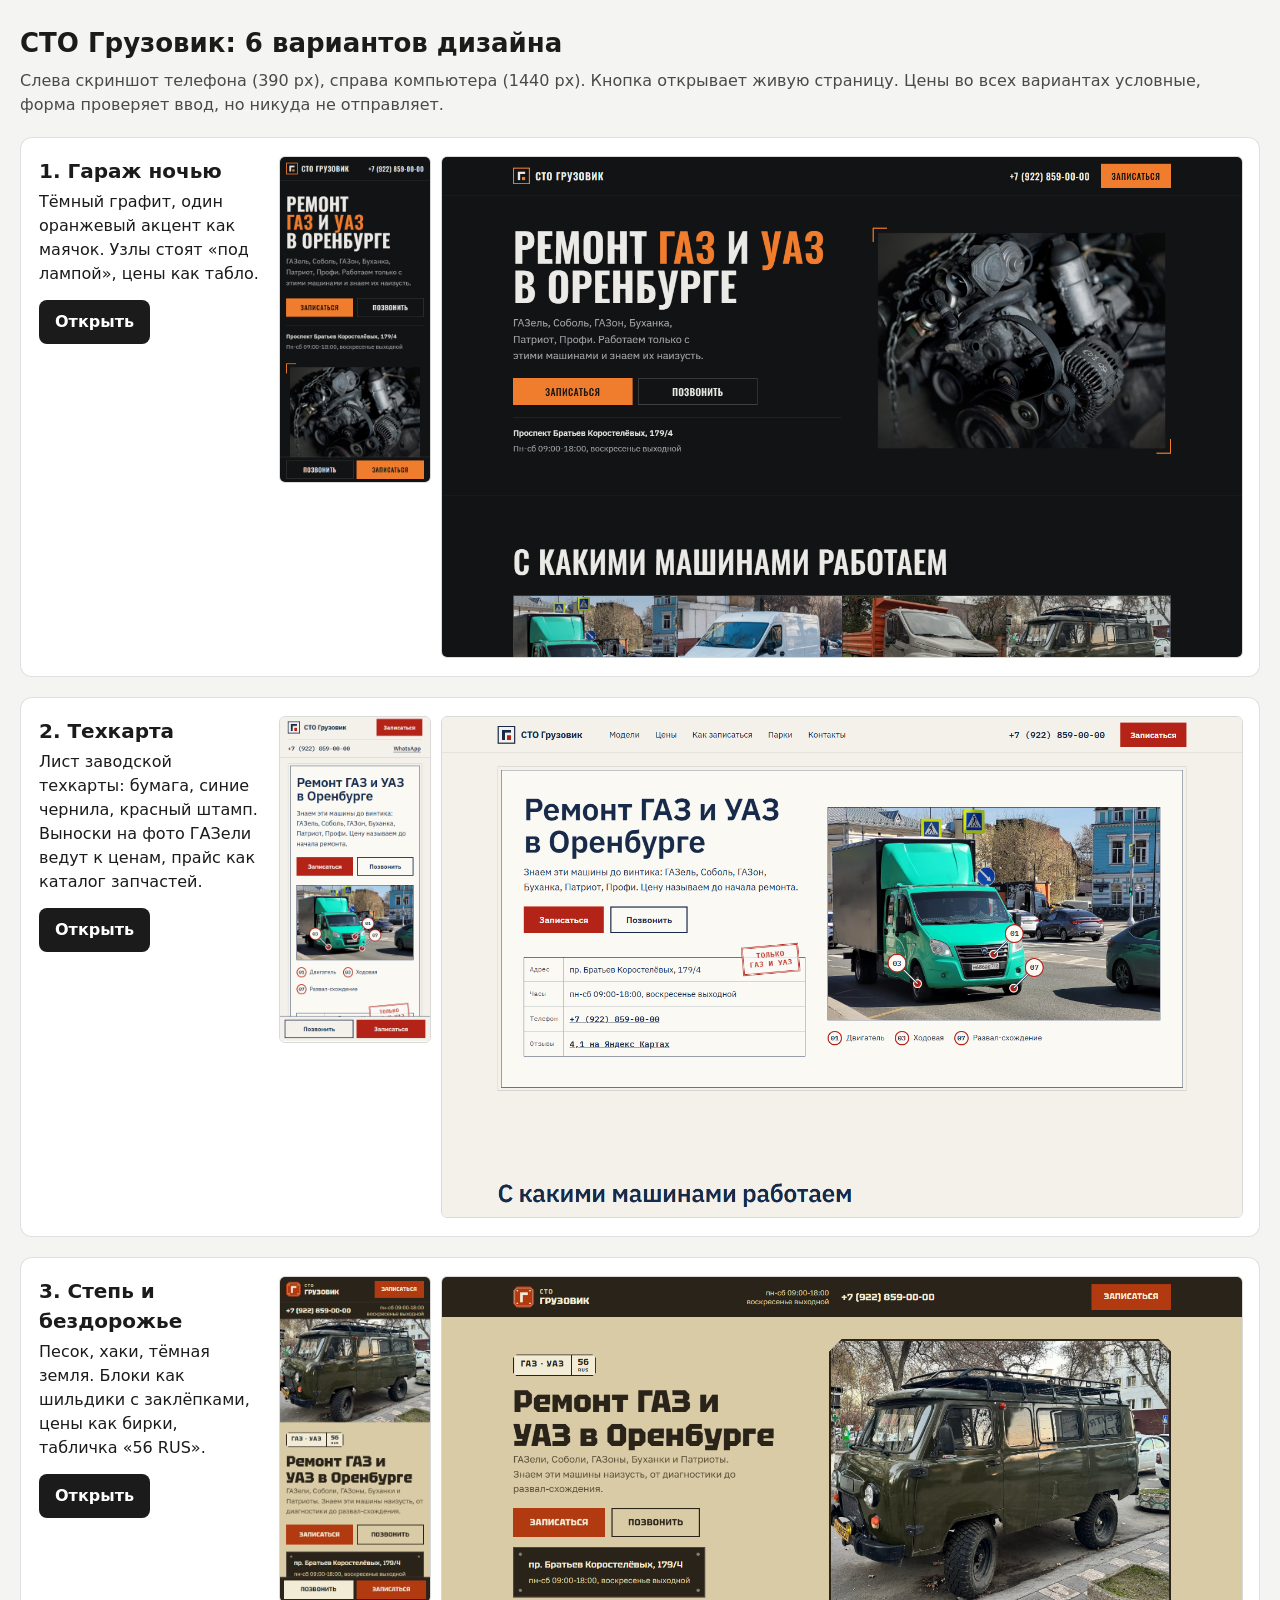
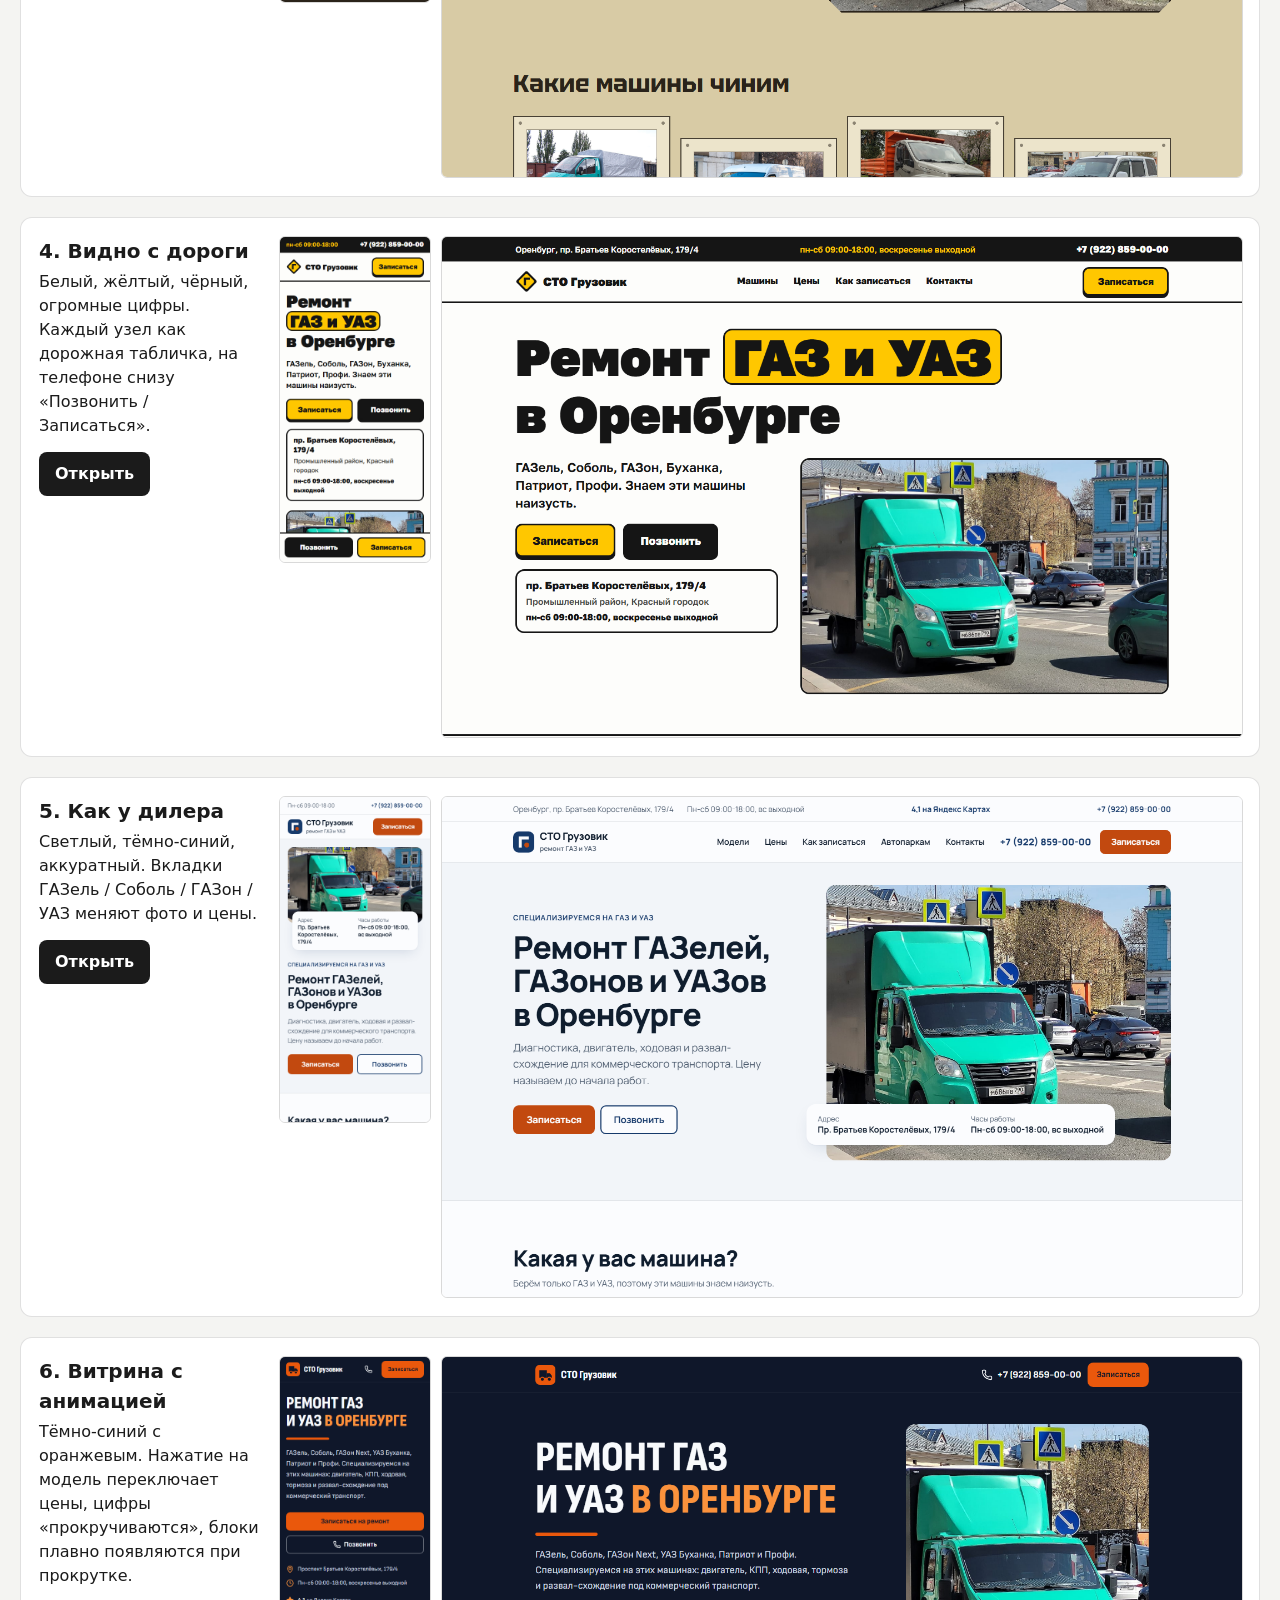
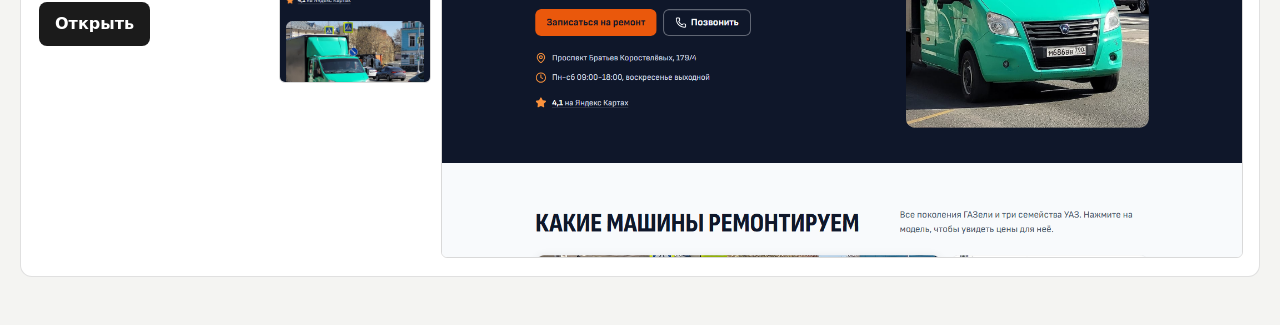
<file: index.html>
<!DOCTYPE html>
<html lang="ru">
<head>
<meta charset="utf-8">
<meta name="viewport" content="width=device-width, initial-scale=1">
<meta name="robots" content="noindex, nofollow">
<title>СТО Грузовик: варианты дизайна</title>
<style>
  body { margin: 0; font: 16px/1.5 system-ui, -apple-system, "Segoe UI", sans-serif; background: #f4f4f2; color: #1b1b1b; }
  header { padding: 24px 20px 8px; max-width: 1280px; margin: 0 auto; }
  h1 { margin: 0 0 6px; font-size: 26px; }
  header p { margin: 0; color: #4a4a4a; }
  main { max-width: 1280px; margin: 0 auto; padding: 12px 20px 48px; display: grid; gap: 20px; }
  .card { background: #fff; border: 1px solid rgba(0,0,0,.12); border-radius: 12px; padding: 18px; display: grid; grid-template-columns: 220px 1fr; gap: 20px; align-items: start; }
  .card h2 { margin: 0 0 4px; font-size: 20px; }
  .card .how { font-size: 13px; color: #555; margin: 0 0 8px; }
  .card p { margin: 0 0 8px; }
  .risk { font-size: 14px; color: #7a3b00; }
  .shots { display: grid; grid-template-columns: 150px 1fr; gap: 12px; min-width: 0; }
  .shots img { width: 100%; height: auto; border: 1px solid rgba(0,0,0,.15); border-radius: 6px; display: block; }
  .btn { display: inline-block; margin-top: 6px; padding: 10px 16px; background: #1b1b1b; color: #fff; border-radius: 8px; text-decoration: none; font-weight: 600; }
  @media (max-width: 760px) { .card { grid-template-columns: 1fr; } .shots { grid-template-columns: 110px 1fr; } }
</style>
</head>
<body>
<header>
  <h1>СТО Грузовик: 6 вариантов дизайна</h1>
  <p>Слева скриншот телефона (390 px), справа компьютера (1440 px). Кнопка открывает живую страницу. Цены во всех вариантах условные, форма проверяет ввод, но никуда не отправляет.</p>
</header>
<main>
  <section class="card">
    <div><h2>1. Гараж ночью</h2>
      <p>Тёмный графит, один оранжевый акцент как маячок. Узлы стоят «под лампой», цены как табло.</p>
      <a class="btn" href="v1-garazh.html">Открыть</a></div>
    <div class="shots"><img src="shots/v1-garazh-390.png" alt="Вариант 1 на телефоне"><img src="shots/v1-garazh-1440.png" alt="Вариант 1 на компьютере"></div>
  </section>
  <section class="card">
    <div><h2>2. Техкарта</h2>
      <p>Лист заводской техкарты: бумага, синие чернила, красный штамп. Выноски на фото ГАЗели ведут к ценам, прайс как каталог запчастей.</p>
      <a class="btn" href="v2-chertezh.html">Открыть</a></div>
    <div class="shots"><img src="shots/v2-chertezh-390.png" alt="Вариант 2 на телефоне"><img src="shots/v2-chertezh-1440.png" alt="Вариант 2 на компьютере"></div>
  </section>
  <section class="card">
    <div><h2>3. Степь и бездорожье</h2>
      <p>Песок, хаки, тёмная земля. Блоки как шильдики с заклёпками, цены как бирки, табличка «56 RUS».</p>
      <a class="btn" href="v3-haki.html">Открыть</a></div>
    <div class="shots"><img src="shots/v3-haki-390.png" alt="Вариант 3 на телефоне"><img src="shots/v3-haki-1440.png" alt="Вариант 3 на компьютере"></div>
  </section>
  <section class="card">
    <div><h2>4. Видно с дороги</h2>
      <p>Белый, жёлтый, чёрный, огромные цифры. Каждый узел как дорожная табличка, на телефоне снизу «Позвонить / Записаться».</p>
      <a class="btn" href="v4-znak.html">Открыть</a></div>
    <div class="shots"><img src="shots/v4-znak-390.png" alt="Вариант 4 на телефоне"><img src="shots/v4-znak-1440.png" alt="Вариант 4 на компьютере"></div>
  </section>
  <section class="card">
    <div><h2>5. Как у дилера</h2>
      <p>Светлый, тёмно-синий, аккуратный. Вкладки ГАЗель / Соболь / ГАЗон / УАЗ меняют фото и цены.</p>
      <a class="btn" href="v5-servis.html">Открыть</a></div>
    <div class="shots"><img src="shots/v5-servis-390.png" alt="Вариант 5 на телефоне"><img src="shots/v5-servis-1440.png" alt="Вариант 5 на компьютере"></div>
  </section>
  <section class="card">
    <div><h2>6. Витрина с анимацией</h2>
      <p>Тёмно-синий с оранжевым. Нажатие на модель переключает цены, цифры «прокручиваются», блоки плавно появляются при прокрутке.</p>
      <a class="btn" href="v6-motion/">Открыть</a></div>
    <div class="shots"><img src="shots/v6-motion-390.png" alt="Вариант 6 на телефоне"><img src="shots/v6-motion-1440.png" alt="Вариант 6 на компьютере"></div>
  </section>
</main>
</body>
</html>
</file>
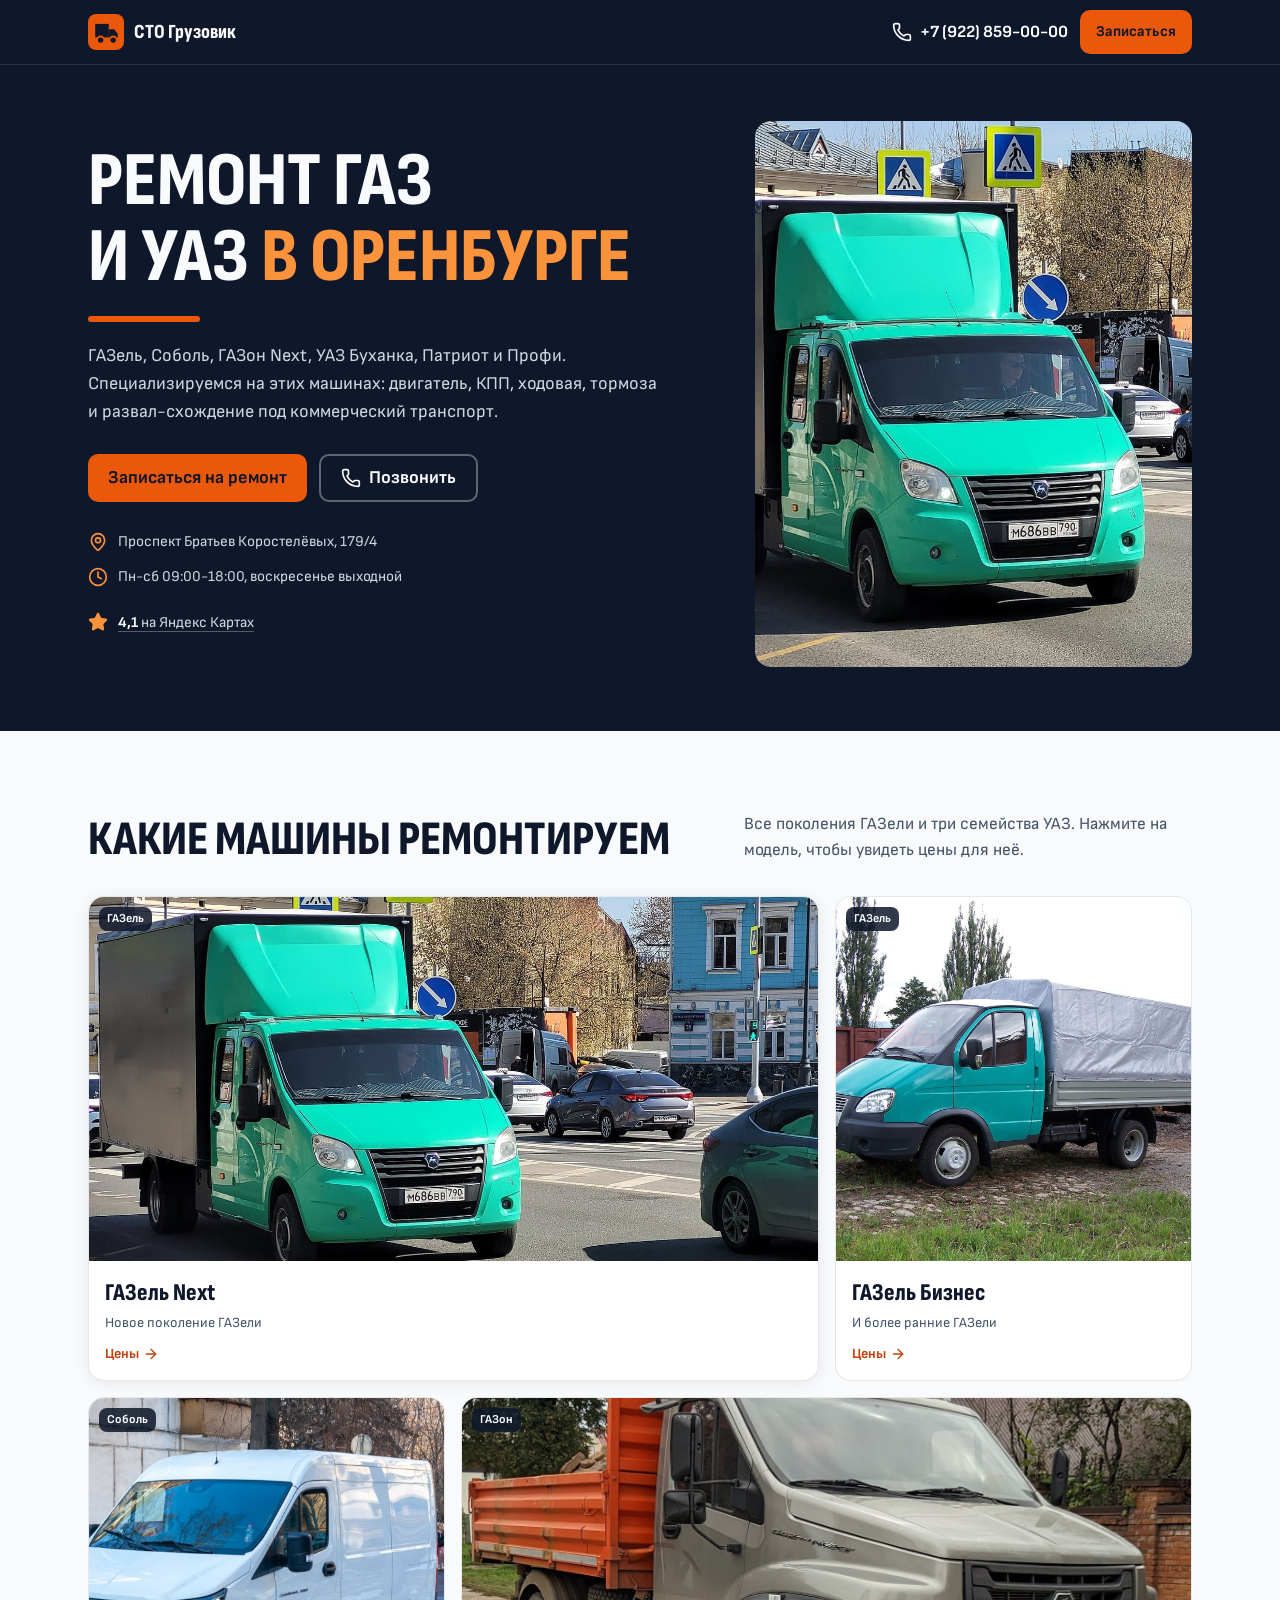
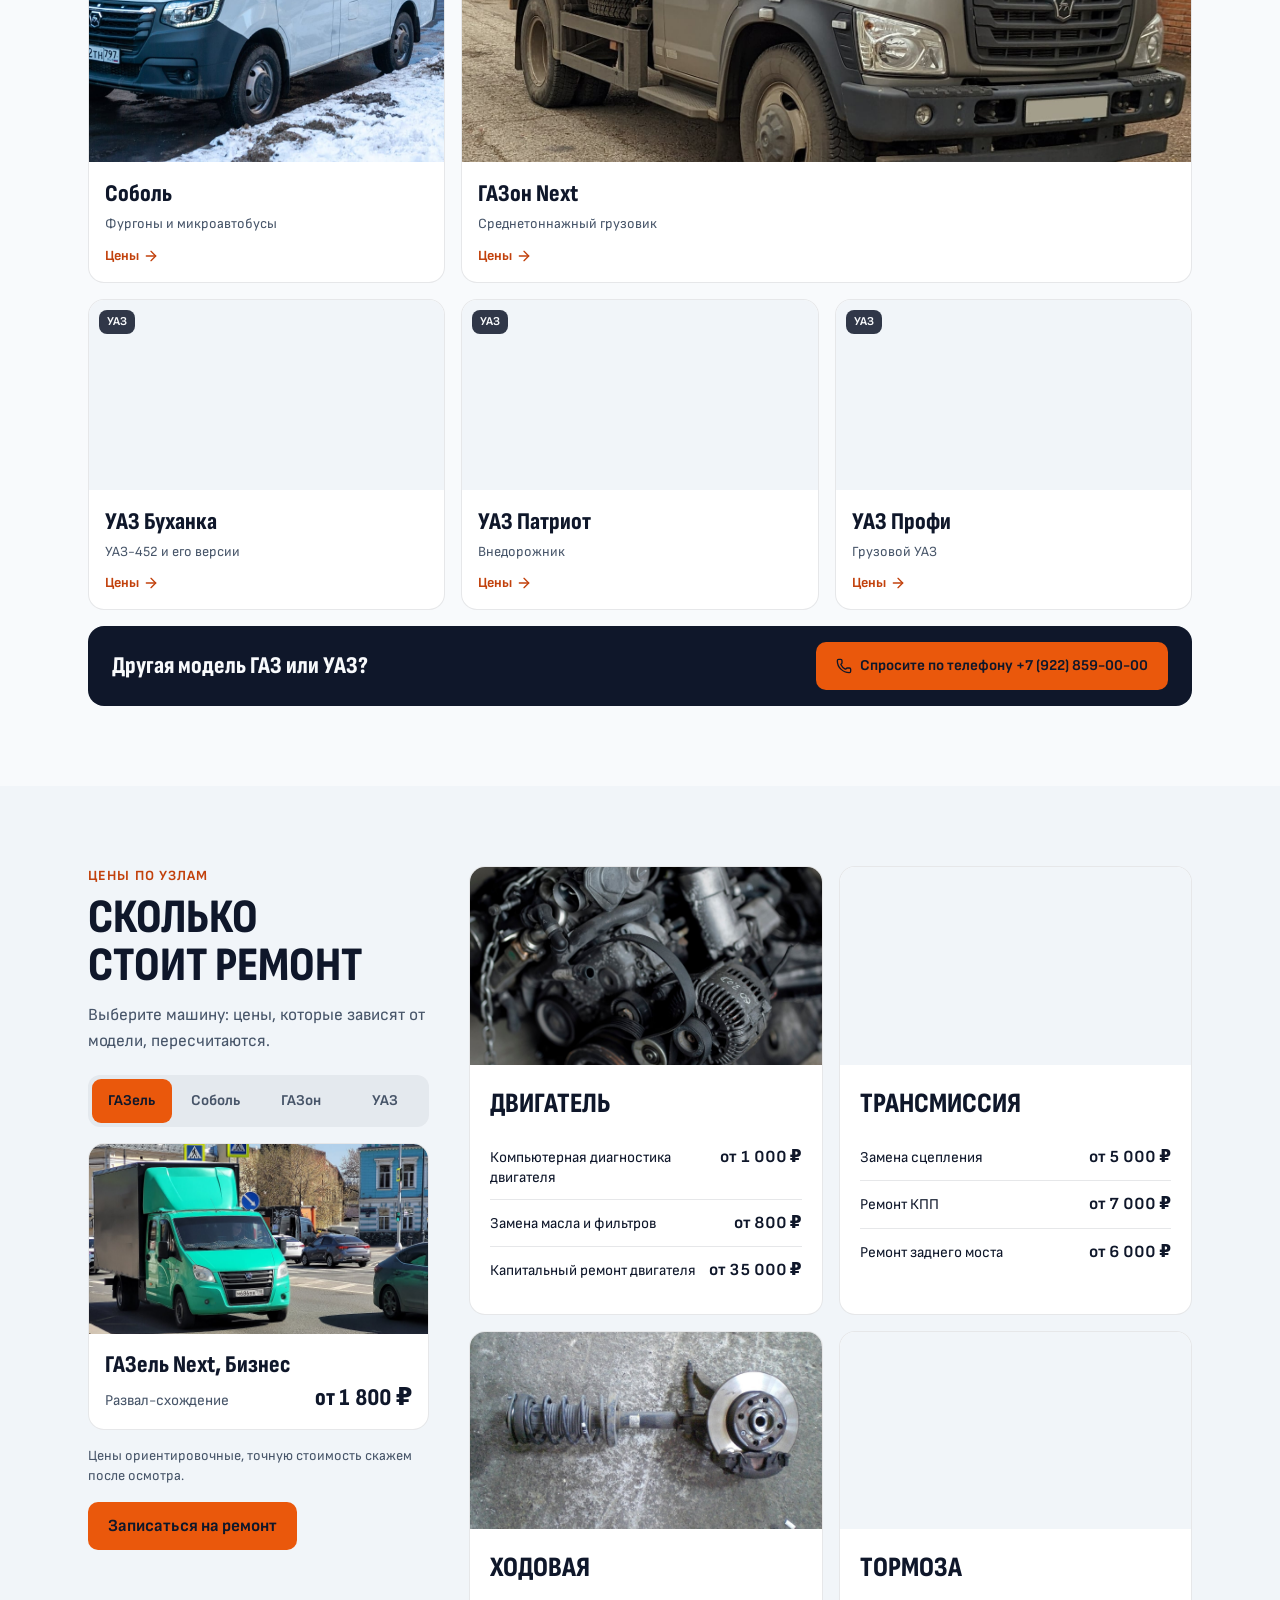
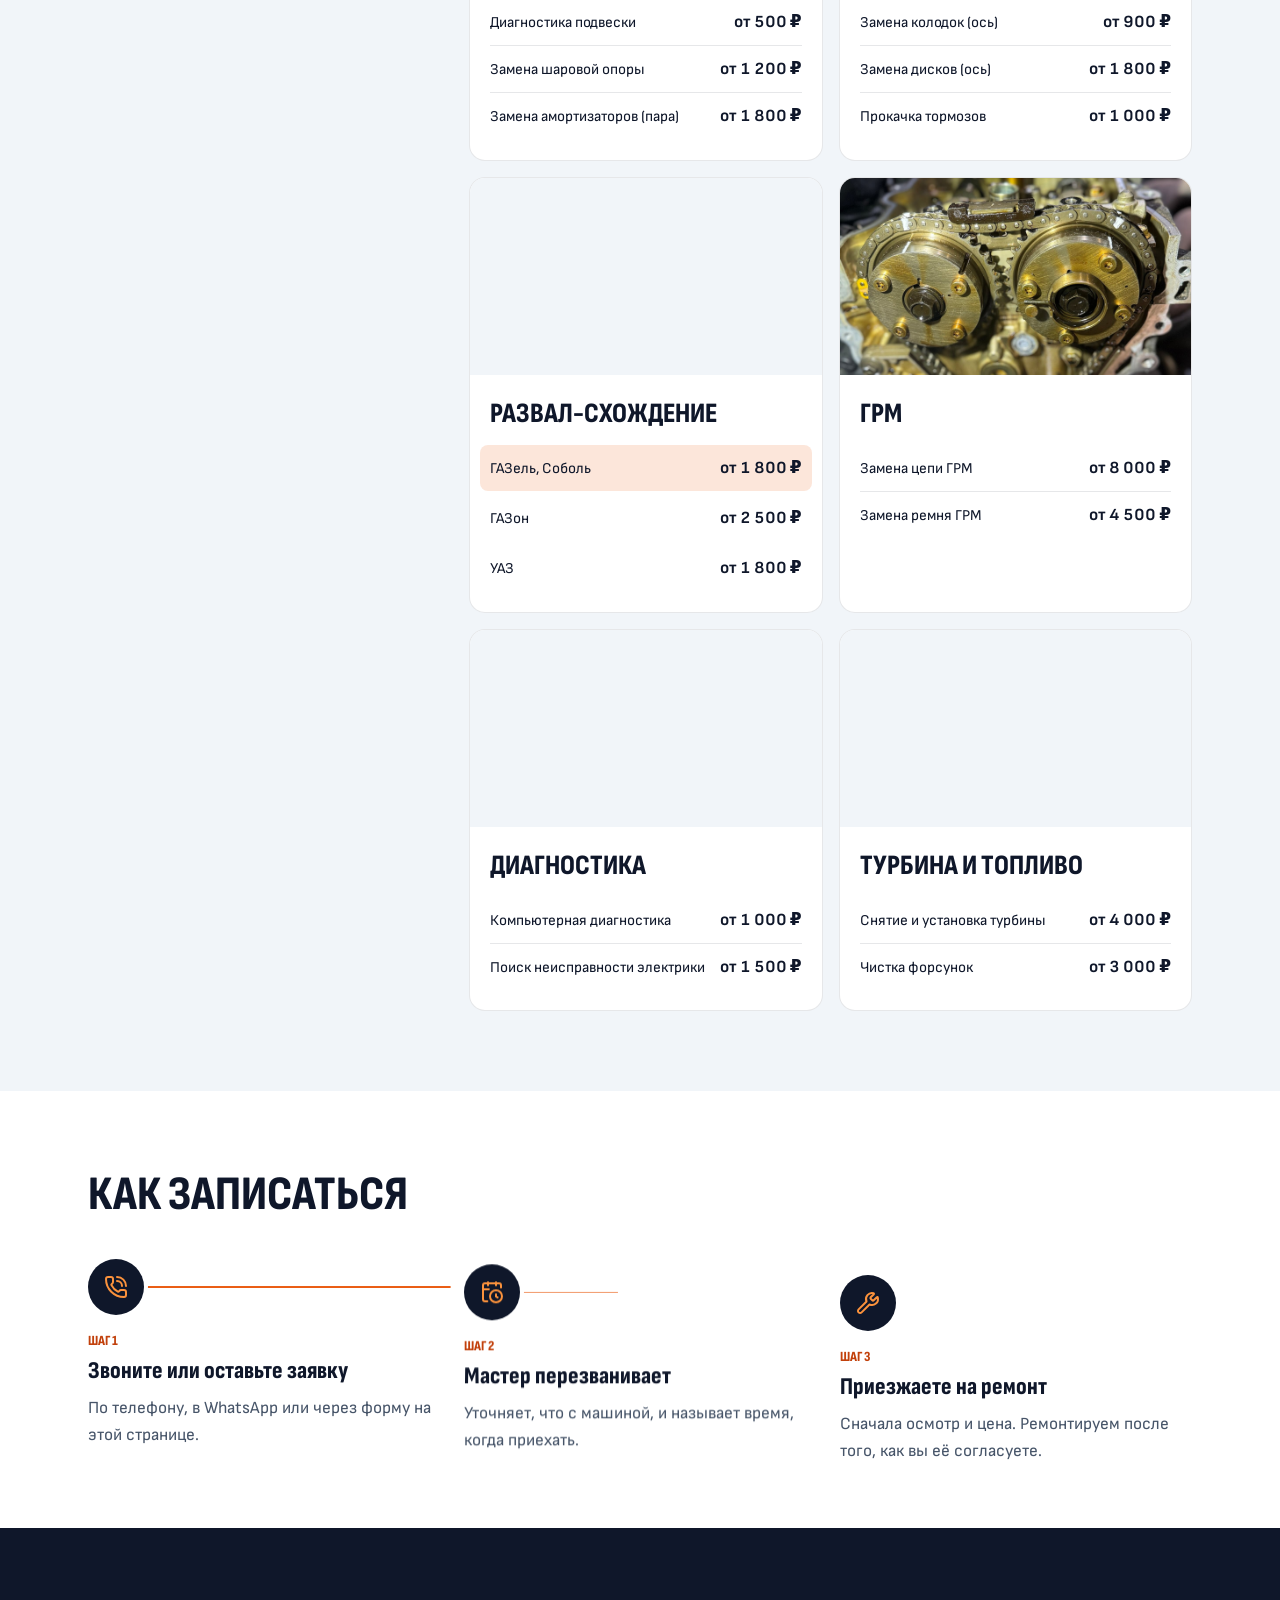
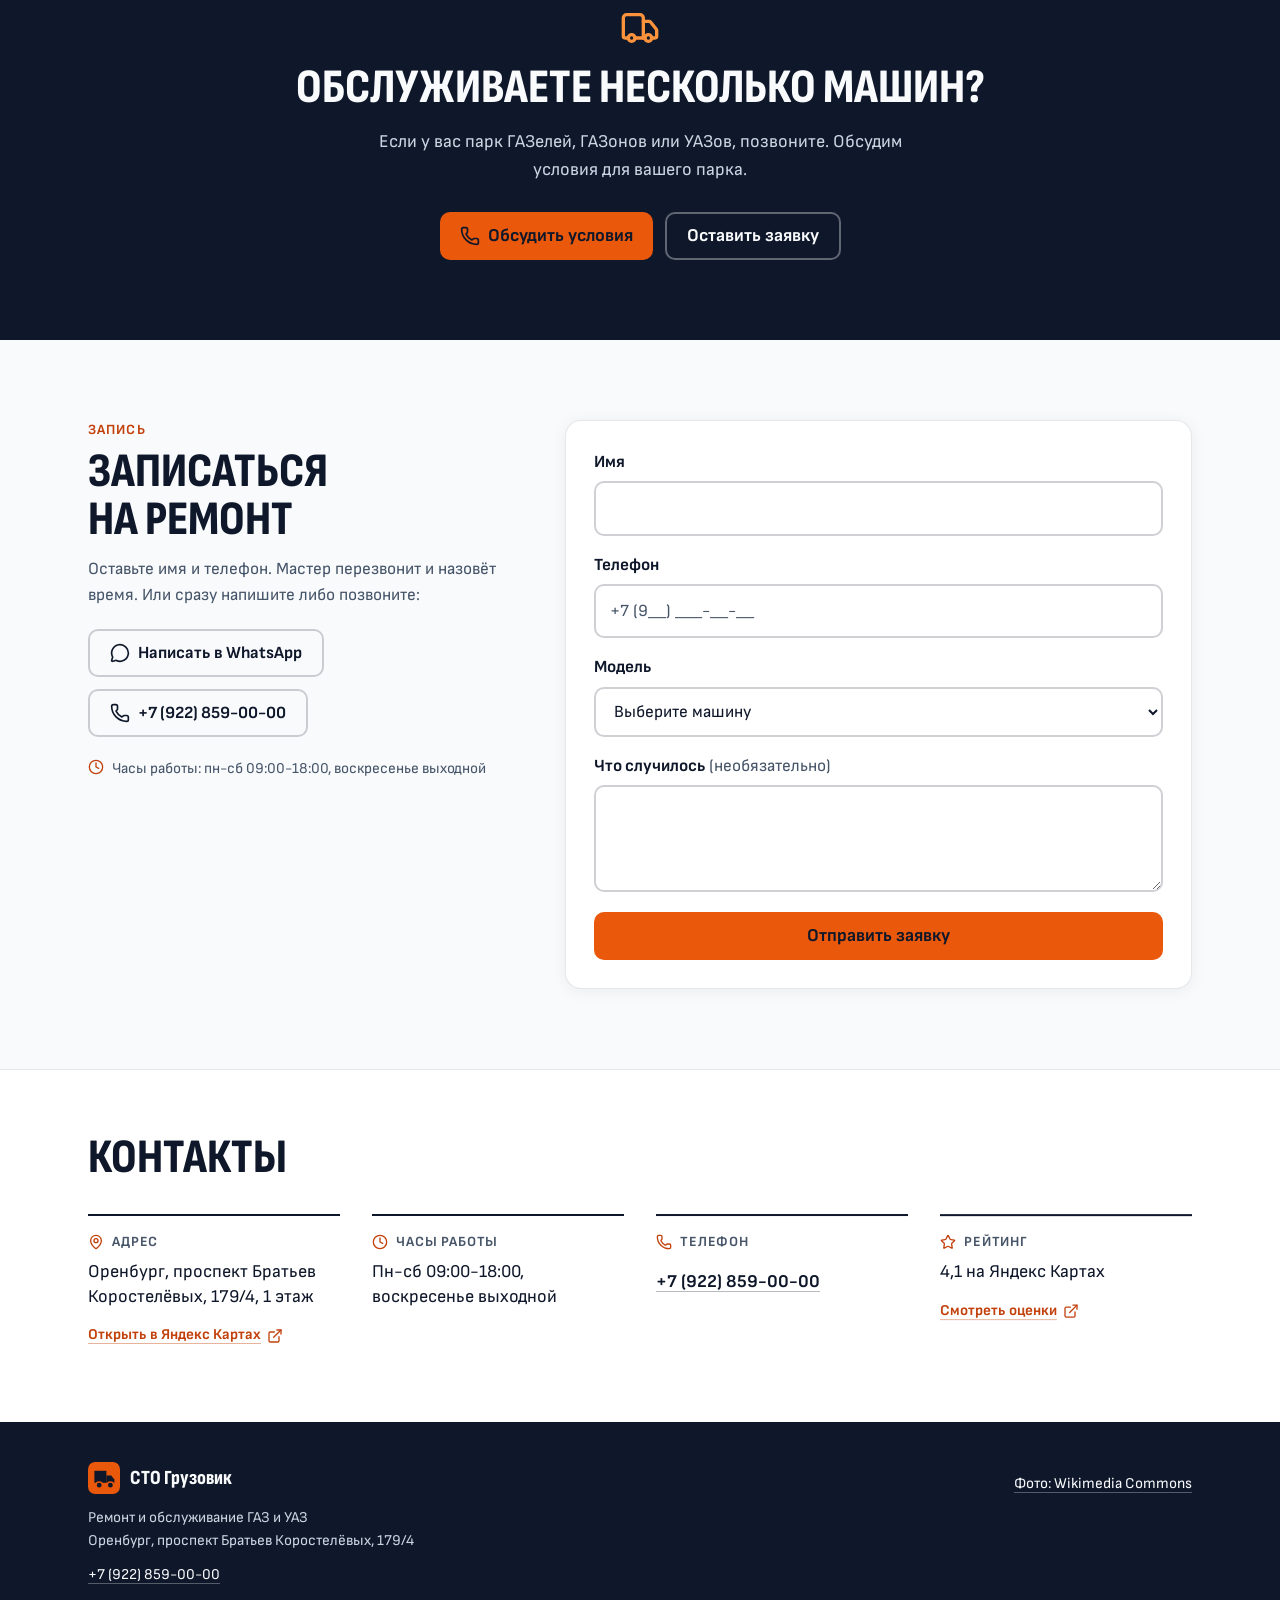
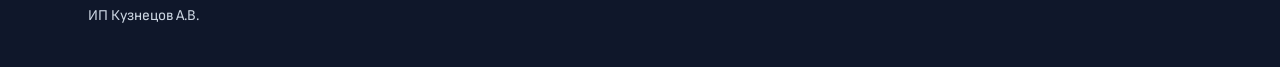
<file: v6-motion/index.html>
<!doctype html>
<html lang="ru">
  <head>
    <meta charset="UTF-8" />
    <meta name="viewport" content="width=device-width, initial-scale=1" />
    <title>СТО Грузовик: ремонт ГАЗ и УАЗ в Оренбурге</title>
    <meta name="description" content="Ремонт и обслуживание ГАЗель, Соболь, ГАЗон Next, УАЗ Буханка, Патриот, Профи в Оренбурге. Проспект Братьев Коростелёвых, 179/4. Пн-сб 09:00-18:00." />
    <meta name="theme-color" content="#0F172A" />
    <link rel="preload" as="image" href="./photos/gazelle-next.jpg" fetchpriority="high" />
    <script type="module" crossorigin src="./assets/index-Cn1mjxbm.js"></script>
    <link rel="stylesheet" crossorigin href="./assets/index-CFt0e9HN.css">
  </head>
  <body>
    <div id="root"><link rel="preload" as="image" href="./photos/gazelle-next.jpg" fetchPriority="high"/><header class="sticky top-0 z-40 border-b border-paper/10 bg-ink"><div class="mx-auto flex h-16 max-w-6xl items-center gap-3 px-4 sm:px-6"><a href="#top" class="flex min-h-11 items-center gap-2.5 text-paper" aria-label="СТО Грузовик, в начало страницы"><svg viewBox="0 0 40 40" width="40" height="40" class="h-9 w-9 shrink-0" aria-hidden="true"><rect width="40" height="40" rx="9" fill="#EA580C"></rect><path d="M8 11h15v15H8z" fill="#0F172A"></path><path d="M23 17h6l4 5v4H23z" fill="#0F172A"></path><circle cx="14" cy="29" r="4" fill="#0F172A" stroke="#EA580C" stroke-width="2"></circle><circle cx="28" cy="29" r="4" fill="#0F172A" stroke="#EA580C" stroke-width="2"></circle></svg><span class="font-display text-xl font-extrabold leading-none tracking-normal">СТО Грузовик</span></a><a href="tel:+79228590000" class="ml-auto inline-flex min-h-11 min-w-11 items-center justify-center gap-2 rounded-[10px] text-paper hover:text-orange-lt" aria-label="Позвонить: +7 (922) 859-00-00"><svg xmlns="http://www.w3.org/2000/svg" width="24" height="24" viewBox="0 0 24 24" fill="none" stroke="currentColor" stroke-width="2" stroke-linecap="round" stroke-linejoin="round" class="lucide lucide-phone h-5 w-5" aria-hidden="true"><path d="M13.832 16.568a1 1 0 0 0 1.213-.303l.355-.465A2 2 0 0 1 17 15h3a2 2 0 0 1 2 2v3a2 2 0 0 1-2 2A18 18 0 0 1 2 4a2 2 0 0 1 2-2h3a2 2 0 0 1 2 2v3a2 2 0 0 1-.8 1.6l-.468.351a1 1 0 0 0-.292 1.233 14 14 0 0 0 6.392 6.384"></path></svg><span class="hidden font-bold md:inline">+7 (922) 859-00-00</span></a><a href="#zapis" class="btn btn-primary !min-h-11 !px-4 text-[15px]">Записаться</a></div></header><main><section id="top" class="relative overflow-hidden bg-ink text-paper"><div class="mx-auto grid max-w-6xl gap-8 px-4 pb-10 pt-8 sm:px-6 md:grid-cols-12 md:items-center md:gap-10 md:pb-16 md:pt-14"><div class="md:col-span-7"><h1 class="text-[44px] font-extrabold uppercase sm:text-6xl lg:text-[76px]">Ремонт ГАЗ и УАЗ <span class="text-orange-lt">в Оренбурге</span></h1><div aria-hidden="true" class="mt-5 h-1.5 w-28 origin-left rounded-full bg-orange" style="transform:scaleX(0.15)"></div><p class="mt-5 max-w-xl text-lg text-mist">ГАЗель, Соболь, ГАЗон Next, УАЗ Буханка, Патриот и Профи. Специализируемся на этих машинах: двигатель, КПП, ходовая, тормоза и развал-схождение под коммерческий транспорт.</p><div class="mt-7 flex flex-col gap-3 sm:flex-row"><a href="#zapis" class="btn btn-primary text-lg">Записаться на ремонт</a><a href="tel:+79228590000" class="btn btn-ghost-dark text-lg"><svg xmlns="http://www.w3.org/2000/svg" width="24" height="24" viewBox="0 0 24 24" fill="none" stroke="currentColor" stroke-width="2" stroke-linecap="round" stroke-linejoin="round" class="lucide lucide-phone h-5 w-5" aria-hidden="true"><path d="M13.832 16.568a1 1 0 0 0 1.213-.303l.355-.465A2 2 0 0 1 17 15h3a2 2 0 0 1 2 2v3a2 2 0 0 1-2 2A18 18 0 0 1 2 4a2 2 0 0 1 2-2h3a2 2 0 0 1 2 2v3a2 2 0 0 1-.8 1.6l-.468.351a1 1 0 0 0-.292 1.233 14 14 0 0 0 6.392 6.384"></path></svg> Позвонить</a></div><ul class="mt-7 grid gap-3 text-[15px] text-mist"><li class="flex items-start gap-2.5"><svg xmlns="http://www.w3.org/2000/svg" width="24" height="24" viewBox="0 0 24 24" fill="none" stroke="currentColor" stroke-width="2" stroke-linecap="round" stroke-linejoin="round" class="lucide lucide-map-pin mt-0.5 h-5 w-5 shrink-0 text-orange-lt" aria-hidden="true"><path d="M20 10c0 4.993-5.539 10.193-7.399 11.799a1 1 0 0 1-1.202 0C9.539 20.193 4 14.993 4 10a8 8 0 0 1 16 0"></path><circle cx="12" cy="10" r="3"></circle></svg><span>Проспект Братьев Коростелёвых, 179/4</span></li><li class="flex items-start gap-2.5"><svg xmlns="http://www.w3.org/2000/svg" width="24" height="24" viewBox="0 0 24 24" fill="none" stroke="currentColor" stroke-width="2" stroke-linecap="round" stroke-linejoin="round" class="lucide lucide-clock mt-0.5 h-5 w-5 shrink-0 text-orange-lt" aria-hidden="true"><circle cx="12" cy="12" r="10"></circle><path d="M12 6v6l4 2"></path></svg><span>Пн-сб 09:00-18:00, воскресенье выходной</span></li><li><a href="https://yandex.ru/maps/org/avtoservis/204003473422/" target="_blank" rel="noopener" class="inline-flex min-h-11 items-center gap-2.5 underline decoration-paper/30 underline-offset-4 hover:decoration-paper"><svg xmlns="http://www.w3.org/2000/svg" width="24" height="24" viewBox="0 0 24 24" fill="none" stroke="currentColor" stroke-width="2" stroke-linecap="round" stroke-linejoin="round" class="lucide lucide-star h-5 w-5 shrink-0 fill-orange-lt text-orange-lt" aria-hidden="true"><path d="M11.525 2.295a.53.53 0 0 1 .95 0l2.31 4.679a2.123 2.123 0 0 0 1.595 1.16l5.166.756a.53.53 0 0 1 .294.904l-3.736 3.638a2.123 2.123 0 0 0-.611 1.878l.882 5.14a.53.53 0 0 1-.771.56l-4.618-2.428a2.122 2.122 0 0 0-1.973 0L6.396 21.01a.53.53 0 0 1-.77-.56l.881-5.139a2.122 2.122 0 0 0-.611-1.879L2.16 9.795a.53.53 0 0 1 .294-.906l5.165-.755a2.122 2.122 0 0 0 1.597-1.16z"></path></svg><span><b class="text-paper">4,1</b> на Яндекс Картах</span></a></li></ul></div><div class="md:col-span-5"><div class="relative overflow-hidden rounded-2xl bg-graphite"><img src="./photos/gazelle-next.jpg" alt="ГАЗель Next с фургоном на городской улице" width="1408" height="900" fetchPriority="high" class="aspect-[16/11] w-full object-cover object-[28%_50%] md:aspect-[4/5]" style="transform:scale(1.06)"/></div></div></div></section><section id="modeli" class="bg-paper py-14 md:py-20"><div class="mx-auto max-w-6xl px-4 sm:px-6"><div class="md:flex md:items-end md:justify-between md:gap-10"><h2 class="text-4xl font-extrabold uppercase md:text-5xl">Какие машины ремонтируем</h2><p class="mt-3 max-w-md text-slate md:mt-0">Все поколения ГАЗели и три семейства УАЗ. Нажмите на модель, чтобы увидеть цены для неё.</p></div><ul class="mt-8 grid grid-cols-2 gap-3 md:grid-cols-3 md:gap-4"><li class="col-span-2"><a href="#ceny" class="group relative flex h-full flex-col overflow-hidden rounded-2xl border border-ink/10 bg-white shadow-[0_2px_16px_rgb(15_23_42/0.08)]" tabindex="0"><div class="relative overflow-hidden bg-surface aspect-[16/9] md:aspect-[2/1]"><img src="./photos/gazelle-next.jpg" alt="ГАЗель Next, бортовая с фургоном" width="1408" height="900" loading="lazy" decoding="async" class="absolute inset-0 h-full w-full object-cover"/><span class="absolute left-2.5 top-2.5 rounded-lg bg-ink/85 px-2 py-1 text-xs font-bold text-paper">ГАЗель</span></div><div class="flex flex-col gap-1 p-3 md:p-4"><h3 class="text-xl font-extrabold md:text-2xl">ГАЗель Next</h3><p class="text-sm leading-snug text-slate">Новое поколение ГАЗели</p><span class="mt-auto inline-flex items-center gap-1 pt-2 text-sm font-bold text-orange-dk">Цены <svg xmlns="http://www.w3.org/2000/svg" width="24" height="24" viewBox="0 0 24 24" fill="none" stroke="currentColor" stroke-width="2" stroke-linecap="round" stroke-linejoin="round" class="lucide lucide-arrow-right h-4 w-4 transition-transform group-hover:translate-x-1" aria-hidden="true"><path d="M5 12h14"></path><path d="m12 5 7 7-7 7"></path></svg></span></div></a></li><li class="col-span-1"><a href="#ceny" class="group relative flex h-full flex-col overflow-hidden rounded-2xl border border-ink/10 bg-white " tabindex="0"><div class="relative overflow-hidden bg-surface aspect-[4/3] md:aspect-auto md:min-h-[190px] md:flex-1"><img src="./photos/gazelle-business.jpg" alt="ГАЗель Бизнес с тентом" width="1600" height="1270" loading="lazy" decoding="async" class="absolute inset-0 h-full w-full object-cover"/><span class="absolute left-2.5 top-2.5 rounded-lg bg-ink/85 px-2 py-1 text-xs font-bold text-paper">ГАЗель</span></div><div class="flex flex-col gap-1 p-3 md:p-4"><h3 class="text-xl font-extrabold md:text-2xl">ГАЗель Бизнес</h3><p class="text-sm leading-snug text-slate">И более ранние ГАЗели</p><span class="mt-auto inline-flex items-center gap-1 pt-2 text-sm font-bold text-orange-dk">Цены <svg xmlns="http://www.w3.org/2000/svg" width="24" height="24" viewBox="0 0 24 24" fill="none" stroke="currentColor" stroke-width="2" stroke-linecap="round" stroke-linejoin="round" class="lucide lucide-arrow-right h-4 w-4 transition-transform group-hover:translate-x-1" aria-hidden="true"><path d="M5 12h14"></path><path d="m12 5 7 7-7 7"></path></svg></span></div></a></li><li class="col-span-1"><a href="#ceny" class="group relative flex h-full flex-col overflow-hidden rounded-2xl border border-ink/10 bg-white " tabindex="0"><div class="relative overflow-hidden bg-surface aspect-[4/3] md:aspect-auto md:min-h-[190px] md:flex-1"><img src="./photos/gaz-sobol.jpg" alt="ГАЗ Соболь, фургон" width="1360" height="1071" loading="lazy" decoding="async" class="absolute inset-0 h-full w-full object-cover"/><span class="absolute left-2.5 top-2.5 rounded-lg bg-ink/85 px-2 py-1 text-xs font-bold text-paper">Соболь</span></div><div class="flex flex-col gap-1 p-3 md:p-4"><h3 class="text-xl font-extrabold md:text-2xl">Соболь</h3><p class="text-sm leading-snug text-slate">Фургоны и микроавтобусы</p><span class="mt-auto inline-flex items-center gap-1 pt-2 text-sm font-bold text-orange-dk">Цены <svg xmlns="http://www.w3.org/2000/svg" width="24" height="24" viewBox="0 0 24 24" fill="none" stroke="currentColor" stroke-width="2" stroke-linecap="round" stroke-linejoin="round" class="lucide lucide-arrow-right h-4 w-4 transition-transform group-hover:translate-x-1" aria-hidden="true"><path d="M5 12h14"></path><path d="m12 5 7 7-7 7"></path></svg></span></div></a></li><li class="col-span-2"><a href="#ceny" class="group relative flex h-full flex-col overflow-hidden rounded-2xl border border-ink/10 bg-white " tabindex="0"><div class="relative overflow-hidden bg-surface aspect-[16/9] md:aspect-[2/1]"><img src="./photos/gazon-next.jpg" alt="ГАЗон Next, самосвал" width="1600" height="1145" loading="lazy" decoding="async" class="absolute inset-0 h-full w-full object-cover"/><span class="absolute left-2.5 top-2.5 rounded-lg bg-ink/85 px-2 py-1 text-xs font-bold text-paper">ГАЗон</span></div><div class="flex flex-col gap-1 p-3 md:p-4"><h3 class="text-xl font-extrabold md:text-2xl">ГАЗон Next</h3><p class="text-sm leading-snug text-slate">Среднетоннажный грузовик</p><span class="mt-auto inline-flex items-center gap-1 pt-2 text-sm font-bold text-orange-dk">Цены <svg xmlns="http://www.w3.org/2000/svg" width="24" height="24" viewBox="0 0 24 24" fill="none" stroke="currentColor" stroke-width="2" stroke-linecap="round" stroke-linejoin="round" class="lucide lucide-arrow-right h-4 w-4 transition-transform group-hover:translate-x-1" aria-hidden="true"><path d="M5 12h14"></path><path d="m12 5 7 7-7 7"></path></svg></span></div></a></li><li class="col-span-1"><a href="#ceny" class="group relative flex h-full flex-col overflow-hidden rounded-2xl border border-ink/10 bg-white " tabindex="0"><div class="relative overflow-hidden bg-surface aspect-[4/3] md:aspect-auto md:min-h-[190px] md:flex-1"><img src="./photos/uaz-452-bukhanka.jpg" alt="УАЗ-452 Буханка" width="1456" height="1200" loading="lazy" decoding="async" class="absolute inset-0 h-full w-full object-cover"/><span class="absolute left-2.5 top-2.5 rounded-lg bg-ink/85 px-2 py-1 text-xs font-bold text-paper">УАЗ</span></div><div class="flex flex-col gap-1 p-3 md:p-4"><h3 class="text-xl font-extrabold md:text-2xl">УАЗ Буханка</h3><p class="text-sm leading-snug text-slate">УАЗ-452 и его версии</p><span class="mt-auto inline-flex items-center gap-1 pt-2 text-sm font-bold text-orange-dk">Цены <svg xmlns="http://www.w3.org/2000/svg" width="24" height="24" viewBox="0 0 24 24" fill="none" stroke="currentColor" stroke-width="2" stroke-linecap="round" stroke-linejoin="round" class="lucide lucide-arrow-right h-4 w-4 transition-transform group-hover:translate-x-1" aria-hidden="true"><path d="M5 12h14"></path><path d="m12 5 7 7-7 7"></path></svg></span></div></a></li><li class="col-span-1"><a href="#ceny" class="group relative flex h-full flex-col overflow-hidden rounded-2xl border border-ink/10 bg-white " tabindex="0"><div class="relative overflow-hidden bg-surface aspect-[4/3] md:aspect-auto md:min-h-[190px] md:flex-1"><img src="./photos/uaz-patriot.jpg" alt="УАЗ Патриот белого цвета" width="1600" height="1085" loading="lazy" decoding="async" class="absolute inset-0 h-full w-full object-cover"/><span class="absolute left-2.5 top-2.5 rounded-lg bg-ink/85 px-2 py-1 text-xs font-bold text-paper">УАЗ</span></div><div class="flex flex-col gap-1 p-3 md:p-4"><h3 class="text-xl font-extrabold md:text-2xl">УАЗ Патриот</h3><p class="text-sm leading-snug text-slate">Внедорожник</p><span class="mt-auto inline-flex items-center gap-1 pt-2 text-sm font-bold text-orange-dk">Цены <svg xmlns="http://www.w3.org/2000/svg" width="24" height="24" viewBox="0 0 24 24" fill="none" stroke="currentColor" stroke-width="2" stroke-linecap="round" stroke-linejoin="round" class="lucide lucide-arrow-right h-4 w-4 transition-transform group-hover:translate-x-1" aria-hidden="true"><path d="M5 12h14"></path><path d="m12 5 7 7-7 7"></path></svg></span></div></a></li><li class="col-span-1"><a href="#ceny" class="group relative flex h-full flex-col overflow-hidden rounded-2xl border border-ink/10 bg-white " tabindex="0"><div class="relative overflow-hidden bg-surface aspect-[4/3] md:aspect-auto md:min-h-[190px] md:flex-1"><img src="./photos/uaz-profi.jpg" alt="УАЗ Профи с фургоном" width="1600" height="1057" loading="lazy" decoding="async" class="absolute inset-0 h-full w-full object-cover"/><span class="absolute left-2.5 top-2.5 rounded-lg bg-ink/85 px-2 py-1 text-xs font-bold text-paper">УАЗ</span></div><div class="flex flex-col gap-1 p-3 md:p-4"><h3 class="text-xl font-extrabold md:text-2xl">УАЗ Профи</h3><p class="text-sm leading-snug text-slate">Грузовой УАЗ</p><span class="mt-auto inline-flex items-center gap-1 pt-2 text-sm font-bold text-orange-dk">Цены <svg xmlns="http://www.w3.org/2000/svg" width="24" height="24" viewBox="0 0 24 24" fill="none" stroke="currentColor" stroke-width="2" stroke-linecap="round" stroke-linejoin="round" class="lucide lucide-arrow-right h-4 w-4 transition-transform group-hover:translate-x-1" aria-hidden="true"><path d="M5 12h14"></path><path d="m12 5 7 7-7 7"></path></svg></span></div></a></li><li class="col-span-1 md:col-span-3"><div class="flex h-full flex-col justify-between gap-3 rounded-2xl bg-ink p-4 text-paper md:flex-row md:items-center md:px-6"><p class="font-display text-xl font-extrabold leading-tight md:text-2xl">Другая модель ГАЗ или УАЗ?</p><a href="tel:+79228590000" class="btn btn-primary !px-3 text-[15px] md:!px-5"><svg xmlns="http://www.w3.org/2000/svg" width="24" height="24" viewBox="0 0 24 24" fill="none" stroke="currentColor" stroke-width="2" stroke-linecap="round" stroke-linejoin="round" class="lucide lucide-phone h-4 w-4" aria-hidden="true"><path d="M13.832 16.568a1 1 0 0 0 1.213-.303l.355-.465A2 2 0 0 1 17 15h3a2 2 0 0 1 2 2v3a2 2 0 0 1-2 2A18 18 0 0 1 2 4a2 2 0 0 1 2-2h3a2 2 0 0 1 2 2v3a2 2 0 0 1-.8 1.6l-.468.351a1 1 0 0 0-.292 1.233 14 14 0 0 0 6.392 6.384"></path></svg><span class="md:hidden">Позвонить</span><span class="hidden md:inline">Спросите по телефону <!-- -->+7 (922) 859-00-00</span></a></div></li></ul></div></section><section id="ceny" class="bg-surface py-14 md:py-20"><div hidden=""><!-- ДЕМО-ЦЕНЫ: заменить на цены сервиса --></div><div class="mx-auto grid max-w-6xl gap-8 px-4 sm:px-6 lg:grid-cols-12 lg:gap-10"><aside class="lg:col-span-4"><div class="lg:sticky lg:top-24"><p class="text-sm font-bold uppercase tracking-[0.08em] text-orange-dk">Цены по узлам</p><h2 class="mt-2 text-4xl font-extrabold uppercase md:text-5xl">Сколько стоит ремонт</h2><p class="mt-3 text-slate">Выберите машину: цены, которые зависят от модели, пересчитаются.</p><div class="mt-5"><div role="tablist" aria-label="Модель машины" class="grid grid-cols-4 gap-1 rounded-xl bg-ink/5 p-1"><button type="button" role="tab" aria-selected="true" aria-controls="ceny-list" tabindex="0" class="relative min-h-11 rounded-[9px] px-1 text-[15px] font-bold transition-colors text-ink" style="-webkit-tap-highlight-color:transparent"><span class="absolute inset-0 rounded-[9px] bg-orange"></span><span class="relative">ГАЗель</span></button><button type="button" role="tab" aria-selected="false" aria-controls="ceny-list" tabindex="-1" class="relative min-h-11 rounded-[9px] px-1 text-[15px] font-bold transition-colors text-slate hover:text-ink" style="-webkit-tap-highlight-color:transparent"><span class="relative">Соболь</span></button><button type="button" role="tab" aria-selected="false" aria-controls="ceny-list" tabindex="-1" class="relative min-h-11 rounded-[9px] px-1 text-[15px] font-bold transition-colors text-slate hover:text-ink" style="-webkit-tap-highlight-color:transparent"><span class="relative">ГАЗон</span></button><button type="button" role="tab" aria-selected="false" aria-controls="ceny-list" tabindex="-1" class="relative min-h-11 rounded-[9px] px-1 text-[15px] font-bold transition-colors text-slate hover:text-ink" style="-webkit-tap-highlight-color:transparent"><span class="relative">УАЗ</span></button></div></div><div class="mt-4 overflow-hidden rounded-2xl border border-ink/10 bg-white"><div class="relative aspect-[21/9] overflow-hidden bg-surface lg:aspect-[16/9]"><img src="./photos/gazelle-next.jpg" alt="ГАЗель Next с фургоном на городской улице" width="1408" height="900" loading="lazy" class="absolute inset-0 h-full w-full object-cover" style="opacity:1;transform:none"/></div><div class="p-4" aria-live="polite"><p class="font-display text-2xl font-extrabold leading-tight">ГАЗель Next, Бизнес</p><p class="mt-1 flex flex-wrap items-baseline justify-between gap-x-3 text-[15px] text-slate"><span>Развал-схождение</span><span class="price inline-flex items-center font-display text-2xl font-extrabold text-ink"><span class="sr-only-x">от <!-- -->1 800<!-- --> ₽</span><span aria-hidden="true" class="inline-flex items-center" style="height:1.2em;line-height:1.2em">от <span class="inline-flex overflow-hidden" style="height:1.2em;line-height:1.2em"><span class="inline-flex"><span class="relative inline-block w-[1ch] tabular-nums" style="height:1.2em"><span class="absolute inset-0 flex items-center justify-center" style="transform:translateY(-1.2em)">0</span><span class="absolute inset-0 flex items-center justify-center" style="transform:none">1</span><span class="absolute inset-0 flex items-center justify-center" style="transform:translateY(1.2em)">2</span><span class="absolute inset-0 flex items-center justify-center" style="transform:translateY(2.4em)">3</span><span class="absolute inset-0 flex items-center justify-center" style="transform:translateY(3.5999999999999996em)">4</span><span class="absolute inset-0 flex items-center justify-center" style="transform:translateY(4.8em)">5</span><span class="absolute inset-0 flex items-center justify-center" style="transform:translateY(6em)">6</span><span class="absolute inset-0 flex items-center justify-center" style="transform:translateY(-4.8em)">7</span><span class="absolute inset-0 flex items-center justify-center" style="transform:translateY(-3.5999999999999996em)">8</span><span class="absolute inset-0 flex items-center justify-center" style="transform:translateY(-2.4em)">9</span></span><span class="inline-block w-[0.2em]"></span></span><span class="inline-flex"><span class="relative inline-block w-[1ch] tabular-nums" style="height:1.2em"><span class="absolute inset-0 flex items-center justify-center" style="transform:translateY(2.4em)">0</span><span class="absolute inset-0 flex items-center justify-center" style="transform:translateY(3.5999999999999996em)">1</span><span class="absolute inset-0 flex items-center justify-center" style="transform:translateY(4.8em)">2</span><span class="absolute inset-0 flex items-center justify-center" style="transform:translateY(6em)">3</span><span class="absolute inset-0 flex items-center justify-center" style="transform:translateY(-4.8em)">4</span><span class="absolute inset-0 flex items-center justify-center" style="transform:translateY(-3.5999999999999996em)">5</span><span class="absolute inset-0 flex items-center justify-center" style="transform:translateY(-2.4em)">6</span><span class="absolute inset-0 flex items-center justify-center" style="transform:translateY(-1.2em)">7</span><span class="absolute inset-0 flex items-center justify-center" style="transform:none">8</span><span class="absolute inset-0 flex items-center justify-center" style="transform:translateY(1.2em)">9</span></span></span><span class="inline-flex"><span class="relative inline-block w-[1ch] tabular-nums" style="height:1.2em"><span class="absolute inset-0 flex items-center justify-center" style="transform:none">0</span><span class="absolute inset-0 flex items-center justify-center" style="transform:translateY(1.2em)">1</span><span class="absolute inset-0 flex items-center justify-center" style="transform:translateY(2.4em)">2</span><span class="absolute inset-0 flex items-center justify-center" style="transform:translateY(3.5999999999999996em)">3</span><span class="absolute inset-0 flex items-center justify-center" style="transform:translateY(4.8em)">4</span><span class="absolute inset-0 flex items-center justify-center" style="transform:translateY(6em)">5</span><span class="absolute inset-0 flex items-center justify-center" style="transform:translateY(-4.8em)">6</span><span class="absolute inset-0 flex items-center justify-center" style="transform:translateY(-3.5999999999999996em)">7</span><span class="absolute inset-0 flex items-center justify-center" style="transform:translateY(-2.4em)">8</span><span class="absolute inset-0 flex items-center justify-center" style="transform:translateY(-1.2em)">9</span></span></span><span class="inline-flex"><span class="relative inline-block w-[1ch] tabular-nums" style="height:1.2em"><span class="absolute inset-0 flex items-center justify-center" style="transform:none">0</span><span class="absolute inset-0 flex items-center justify-center" style="transform:translateY(1.2em)">1</span><span class="absolute inset-0 flex items-center justify-center" style="transform:translateY(2.4em)">2</span><span class="absolute inset-0 flex items-center justify-center" style="transform:translateY(3.5999999999999996em)">3</span><span class="absolute inset-0 flex items-center justify-center" style="transform:translateY(4.8em)">4</span><span class="absolute inset-0 flex items-center justify-center" style="transform:translateY(6em)">5</span><span class="absolute inset-0 flex items-center justify-center" style="transform:translateY(-4.8em)">6</span><span class="absolute inset-0 flex items-center justify-center" style="transform:translateY(-3.5999999999999996em)">7</span><span class="absolute inset-0 flex items-center justify-center" style="transform:translateY(-2.4em)">8</span><span class="absolute inset-0 flex items-center justify-center" style="transform:translateY(-1.2em)">9</span></span></span></span> ₽</span></span></p></div></div><p class="mt-4 text-sm text-slate">Цены ориентировочные, точную стоимость скажем после осмотра.</p><a href="#zapis" class="btn btn-primary mt-4 w-full sm:w-auto">Записаться на ремонт</a></div></aside><ul id="ceny-list" role="tabpanel" aria-label="Цены для ГАЗель" class="grid gap-4 sm:grid-cols-2 lg:col-span-8"><li><article class="group h-full overflow-hidden rounded-2xl border border-ink/10 bg-white" tabindex="0"><div class="relative overflow-hidden bg-surface"><img src="./photos/part-engine.jpg" alt="Снятый двигатель на полу мастерской" width="1600" height="1200" loading="lazy" decoding="async" class="aspect-[5/2] w-full object-cover sm:aspect-[16/9]"/></div><div class="p-4 md:p-5"><h3 class="text-2xl font-extrabold uppercase md:text-[28px]">Двигатель</h3><ul class="mt-3 divide-y divide-ink/10"><li class="flex items-baseline justify-between gap-3 py-2.5"><span class="text-[15px] leading-snug">Компьютерная диагностика двигателя</span><span class="price font-bold">от <!-- -->1 000<!-- --> ₽</span></li><li class="flex items-baseline justify-between gap-3 py-2.5"><span class="text-[15px] leading-snug">Замена масла и фильтров</span><span class="price font-bold">от <!-- -->800<!-- --> ₽</span></li><li class="flex items-baseline justify-between gap-3 py-2.5"><span class="text-[15px] leading-snug">Капитальный ремонт двигателя</span><span class="price font-bold">от <!-- -->35 000<!-- --> ₽</span></li></ul></div></article></li><li><article class="group h-full overflow-hidden rounded-2xl border border-ink/10 bg-white" tabindex="0"><div class="relative overflow-hidden bg-surface"><img src="./photos/part-transmission-clutch.jpg" alt="Диск сцепления крупным планом" width="1600" height="1200" loading="lazy" decoding="async" class="aspect-[5/2] w-full object-cover sm:aspect-[16/9]"/></div><div class="p-4 md:p-5"><h3 class="text-2xl font-extrabold uppercase md:text-[28px]">Трансмиссия</h3><ul class="mt-3 divide-y divide-ink/10"><li class="flex items-baseline justify-between gap-3 py-2.5"><span class="text-[15px] leading-snug">Замена сцепления</span><span class="price font-bold">от <!-- -->5 000<!-- --> ₽</span></li><li class="flex items-baseline justify-between gap-3 py-2.5"><span class="text-[15px] leading-snug">Ремонт КПП</span><span class="price font-bold">от <!-- -->7 000<!-- --> ₽</span></li><li class="flex items-baseline justify-between gap-3 py-2.5"><span class="text-[15px] leading-snug">Ремонт заднего моста</span><span class="price font-bold">от <!-- -->6 000<!-- --> ₽</span></li></ul></div></article></li><li><article class="group h-full overflow-hidden rounded-2xl border border-ink/10 bg-white" tabindex="0"><div class="relative overflow-hidden bg-surface"><img src="./photos/part-suspension.jpg" alt="Стойка амортизатора с пружиной и ступица" width="1600" height="1200" loading="lazy" decoding="async" class="aspect-[5/2] w-full object-cover sm:aspect-[16/9]"/></div><div class="p-4 md:p-5"><h3 class="text-2xl font-extrabold uppercase md:text-[28px]">Ходовая</h3><ul class="mt-3 divide-y divide-ink/10"><li class="flex items-baseline justify-between gap-3 py-2.5"><span class="text-[15px] leading-snug">Диагностика подвески</span><span class="price font-bold">от <!-- -->500<!-- --> ₽</span></li><li class="flex items-baseline justify-between gap-3 py-2.5"><span class="text-[15px] leading-snug">Замена шаровой опоры</span><span class="price font-bold">от <!-- -->1 200<!-- --> ₽</span></li><li class="flex items-baseline justify-between gap-3 py-2.5"><span class="text-[15px] leading-snug">Замена амортизаторов (пара)</span><span class="price font-bold">от <!-- -->1 800<!-- --> ₽</span></li></ul></div></article></li><li><article class="group h-full overflow-hidden rounded-2xl border border-ink/10 bg-white" tabindex="0"><div class="relative overflow-hidden bg-surface"><img src="./photos/part-brakes.jpg" alt="Тормозной диск и суппорт" width="1424" height="1068" loading="lazy" decoding="async" class="aspect-[5/2] w-full object-cover sm:aspect-[16/9]"/></div><div class="p-4 md:p-5"><h3 class="text-2xl font-extrabold uppercase md:text-[28px]">Тормоза</h3><ul class="mt-3 divide-y divide-ink/10"><li class="flex items-baseline justify-between gap-3 py-2.5"><span class="text-[15px] leading-snug">Замена колодок (ось)</span><span class="price font-bold">от <!-- -->900<!-- --> ₽</span></li><li class="flex items-baseline justify-between gap-3 py-2.5"><span class="text-[15px] leading-snug">Замена дисков (ось)</span><span class="price font-bold">от <!-- -->1 800<!-- --> ₽</span></li><li class="flex items-baseline justify-between gap-3 py-2.5"><span class="text-[15px] leading-snug">Прокачка тормозов</span><span class="price font-bold">от <!-- -->1 000<!-- --> ₽</span></li></ul></div></article></li><li><article class="group h-full overflow-hidden rounded-2xl border border-ink/10 bg-white" tabindex="0"><div class="relative overflow-hidden bg-surface"><img src="./photos/part-wheel-alignment.jpg" alt="Колесо на стенде развал-схождения с мишенью" width="1600" height="1200" loading="lazy" decoding="async" class="aspect-[5/2] w-full object-cover sm:aspect-[16/9]"/></div><div class="p-4 md:p-5"><h3 class="text-2xl font-extrabold uppercase md:text-[28px]">Развал-схождение</h3><ul class="mt-3 grid gap-1"><li class="relative flex items-baseline justify-between gap-3 rounded-lg px-2.5 py-2.5 -mx-2.5"><span class="absolute inset-0 rounded-lg bg-orange/15"></span><span class="relative text-[15px] leading-snug">ГАЗель, Соболь<span class="sr-only-x"> (выбрано)</span></span><span class="price relative font-bold">от <!-- -->1 800<!-- --> ₽</span></li><li class="relative flex items-baseline justify-between gap-3 rounded-lg px-2.5 py-2.5 -mx-2.5"><span class="relative text-[15px] leading-snug">ГАЗон</span><span class="price relative font-bold">от <!-- -->2 500<!-- --> ₽</span></li><li class="relative flex items-baseline justify-between gap-3 rounded-lg px-2.5 py-2.5 -mx-2.5"><span class="relative text-[15px] leading-snug">УАЗ</span><span class="price relative font-bold">от <!-- -->1 800<!-- --> ₽</span></li></ul></div></article></li><li><article class="group h-full overflow-hidden rounded-2xl border border-ink/10 bg-white" tabindex="0"><div class="relative overflow-hidden bg-surface"><img src="./photos/part-timing.jpg" alt="Цепь ГРМ и звёздочки распредвалов" width="1600" height="1200" loading="lazy" decoding="async" class="aspect-[5/2] w-full object-cover sm:aspect-[16/9]"/></div><div class="p-4 md:p-5"><h3 class="text-2xl font-extrabold uppercase md:text-[28px]">ГРМ</h3><ul class="mt-3 divide-y divide-ink/10"><li class="flex items-baseline justify-between gap-3 py-2.5"><span class="text-[15px] leading-snug">Замена цепи ГРМ</span><span class="price font-bold">от <!-- -->8 000<!-- --> ₽</span></li><li class="flex items-baseline justify-between gap-3 py-2.5"><span class="text-[15px] leading-snug">Замена ремня ГРМ</span><span class="price font-bold">от <!-- -->4 500<!-- --> ₽</span></li></ul></div></article></li><li><article class="group h-full overflow-hidden rounded-2xl border border-ink/10 bg-white" tabindex="0"><div class="relative overflow-hidden bg-surface"><img src="./photos/part-diagnostics.jpg" alt="Разъём диагностики и ноутбук" width="1424" height="1068" loading="lazy" decoding="async" class="aspect-[5/2] w-full object-cover sm:aspect-[16/9]"/></div><div class="p-4 md:p-5"><h3 class="text-2xl font-extrabold uppercase md:text-[28px]">Диагностика</h3><ul class="mt-3 divide-y divide-ink/10"><li class="flex items-baseline justify-between gap-3 py-2.5"><span class="text-[15px] leading-snug">Компьютерная диагностика</span><span class="price font-bold">от <!-- -->1 000<!-- --> ₽</span></li><li class="flex items-baseline justify-between gap-3 py-2.5"><span class="text-[15px] leading-snug">Поиск неисправности электрики</span><span class="price font-bold">от <!-- -->1 500<!-- --> ₽</span></li></ul></div></article></li><li><article class="group h-full overflow-hidden rounded-2xl border border-ink/10 bg-white" tabindex="0"><div class="relative overflow-hidden bg-surface"><img src="./photos/part-turbo.jpg" alt="Турбокомпрессор на дизельном двигателе" width="1600" height="1200" loading="lazy" decoding="async" class="aspect-[5/2] w-full object-cover sm:aspect-[16/9]"/></div><div class="p-4 md:p-5"><h3 class="text-2xl font-extrabold uppercase md:text-[28px]">Турбина и топливо</h3><ul class="mt-3 divide-y divide-ink/10"><li class="flex items-baseline justify-between gap-3 py-2.5"><span class="text-[15px] leading-snug">Снятие и установка турбины</span><span class="price font-bold">от <!-- -->4 000<!-- --> ₽</span></li><li class="flex items-baseline justify-between gap-3 py-2.5"><span class="text-[15px] leading-snug">Чистка форсунок</span><span class="price font-bold">от <!-- -->3 000<!-- --> ₽</span></li></ul></div></article></li></ul></div></section><section id="kak" class="bg-white py-14 md:py-20"><div class="mx-auto max-w-6xl px-4 sm:px-6"><h2 class="text-4xl font-extrabold uppercase md:text-5xl">Как записаться</h2><ol class="relative mt-10 grid gap-8 md:grid-cols-3 md:gap-6"><li class="relative flex gap-4 md:flex-col" style="opacity:1;transform:none"><span aria-hidden="true" class="absolute left-[27px] top-14 -bottom-8 w-0.5 origin-top bg-orange md:left-14 md:-right-6 md:top-[27px] md:bottom-auto md:h-0.5 md:w-auto md:origin-left" style="transform:none"></span><span class="relative z-10 flex h-14 w-14 shrink-0 items-center justify-center rounded-full bg-ink text-orange-lt ring-4 ring-white"><svg xmlns="http://www.w3.org/2000/svg" width="24" height="24" viewBox="0 0 24 24" fill="none" stroke="currentColor" stroke-width="2" stroke-linecap="round" stroke-linejoin="round" class="lucide lucide-phone-call h-6 w-6" aria-hidden="true"><path d="M13 2a9 9 0 0 1 9 9"></path><path d="M13 6a5 5 0 0 1 5 5"></path><path d="M13.832 16.568a1 1 0 0 0 1.213-.303l.355-.465A2 2 0 0 1 17 15h3a2 2 0 0 1 2 2v3a2 2 0 0 1-2 2A18 18 0 0 1 2 4a2 2 0 0 1 2-2h3a2 2 0 0 1 2 2v3a2 2 0 0 1-.8 1.6l-.468.351a1 1 0 0 0-.292 1.233 14 14 0 0 0 6.392 6.384"></path></svg></span><div><p class="font-display text-sm font-extrabold uppercase text-orange-dk">Шаг <!-- -->1</p><h3 class="mt-1 text-2xl font-extrabold">Звоните или оставьте заявку</h3><p class="mt-2 text-slate">По телефону, в WhatsApp или через форму на этой странице.</p></div></li><li class="relative flex gap-4 md:flex-col" style="opacity:1;transform:none"><span aria-hidden="true" class="absolute left-[27px] top-14 -bottom-8 w-0.5 origin-top bg-orange md:left-14 md:-right-6 md:top-[27px] md:bottom-auto md:h-0.5 md:w-auto md:origin-left" style="transform:none"></span><span class="relative z-10 flex h-14 w-14 shrink-0 items-center justify-center rounded-full bg-ink text-orange-lt ring-4 ring-white"><svg xmlns="http://www.w3.org/2000/svg" width="24" height="24" viewBox="0 0 24 24" fill="none" stroke="currentColor" stroke-width="2" stroke-linecap="round" stroke-linejoin="round" class="lucide lucide-calendar-clock h-6 w-6" aria-hidden="true"><path d="M16 14v2.2l1.6 1"></path><path d="M16 2v3"></path><path d="M21 7.338V5a2 2 0 00-2-2H5a2 2 0 00-2 2v14a2 2 0 002 2h2.338"></path><path d="M3 9h5.859"></path><path d="M8 2v3"></path><circle cx="16" cy="16" r="6"></circle></svg></span><div><p class="font-display text-sm font-extrabold uppercase text-orange-dk">Шаг <!-- -->2</p><h3 class="mt-1 text-2xl font-extrabold">Мастер перезванивает</h3><p class="mt-2 text-slate">Уточняет, что с машиной, и называет время, когда приехать.</p></div></li><li class="relative flex gap-4 md:flex-col" style="opacity:1;transform:none"><span class="relative z-10 flex h-14 w-14 shrink-0 items-center justify-center rounded-full bg-ink text-orange-lt ring-4 ring-white"><svg xmlns="http://www.w3.org/2000/svg" width="24" height="24" viewBox="0 0 24 24" fill="none" stroke="currentColor" stroke-width="2" stroke-linecap="round" stroke-linejoin="round" class="lucide lucide-wrench h-6 w-6" aria-hidden="true"><path d="M14.7 6.3a1 1 0 0 0 0 1.4l1.6 1.6a1 1 0 0 0 1.4 0l3.106-3.105c.32-.322.863-.22.983.218a6 6 0 0 1-8.259 7.057l-7.91 7.91a1 1 0 0 1-2.999-3l7.91-7.91a6 6 0 0 1 7.057-8.259c.438.12.54.662.219.984z"></path></svg></span><div><p class="font-display text-sm font-extrabold uppercase text-orange-dk">Шаг <!-- -->3</p><h3 class="mt-1 text-2xl font-extrabold">Приезжаете на ремонт</h3><p class="mt-2 text-slate">Сначала осмотр и цена. Ремонтируем после того, как вы её согласуете.</p></div></li></ol></div></section><section id="park" class="bg-ink py-14 text-paper md:py-20"><div class="mx-auto max-w-3xl px-4 text-center sm:px-6"><svg xmlns="http://www.w3.org/2000/svg" width="24" height="24" viewBox="0 0 24 24" fill="none" stroke="currentColor" stroke-width="2" stroke-linecap="round" stroke-linejoin="round" class="lucide lucide-truck mx-auto h-10 w-10 text-orange-lt" aria-hidden="true"><path d="M14 18V6a2 2 0 0 0-2-2H4a2 2 0 0 0-2 2v11a1 1 0 0 0 1 1h2"></path><path d="M15 18H9"></path><path d="M19 18h2a1 1 0 0 0 1-1v-3.65a1 1 0 0 0-.22-.624l-3.48-4.35A1 1 0 0 0 17.52 8H14"></path><circle cx="17" cy="18" r="2"></circle><circle cx="7" cy="18" r="2"></circle></svg><h2 class="mt-4 text-4xl font-extrabold uppercase md:text-5xl">Обслуживаете несколько машин?</h2><p class="mx-auto mt-4 max-w-xl text-lg text-mist">Если у вас парк ГАЗелей, ГАЗонов или УАЗов, позвоните. Обсудим условия для вашего парка.</p><div class="mt-7 flex flex-col justify-center gap-3 sm:flex-row"><a href="tel:+79228590000" class="btn btn-primary text-lg"><svg xmlns="http://www.w3.org/2000/svg" width="24" height="24" viewBox="0 0 24 24" fill="none" stroke="currentColor" stroke-width="2" stroke-linecap="round" stroke-linejoin="round" class="lucide lucide-phone h-5 w-5" aria-hidden="true"><path d="M13.832 16.568a1 1 0 0 0 1.213-.303l.355-.465A2 2 0 0 1 17 15h3a2 2 0 0 1 2 2v3a2 2 0 0 1-2 2A18 18 0 0 1 2 4a2 2 0 0 1 2-2h3a2 2 0 0 1 2 2v3a2 2 0 0 1-.8 1.6l-.468.351a1 1 0 0 0-.292 1.233 14 14 0 0 0 6.392 6.384"></path></svg> Обсудить условия</a><a href="#zapis" class="btn btn-ghost-dark text-lg">Оставить заявку</a></div></div></section><section id="zapis" class="bg-paper py-14 md:py-20"><div hidden=""><!-- ФОРМА-ВИТРИНА: отправка не подключена --></div><div class="mx-auto grid max-w-6xl gap-10 px-4 sm:px-6 lg:grid-cols-12"><div class="lg:col-span-5"><p class="text-sm font-bold uppercase tracking-[0.08em] text-orange-dk">Запись</p><h2 class="mt-2 text-4xl font-extrabold uppercase md:text-5xl">Записаться на ремонт</h2><p class="mt-3 text-slate">Оставьте имя и телефон. Мастер перезвонит и назовёт время. Или сразу напишите либо позвоните:</p><div class="mt-5 flex flex-col gap-3 sm:flex-row lg:flex-col lg:items-start"><a href="https://wa.me/79228590000" target="_blank" rel="noopener" class="btn btn-ghost-light"><svg xmlns="http://www.w3.org/2000/svg" width="24" height="24" viewBox="0 0 24 24" fill="none" stroke="currentColor" stroke-width="2" stroke-linecap="round" stroke-linejoin="round" class="lucide lucide-message-circle h-5 w-5" aria-hidden="true"><path d="M2.992 16.342a2 2 0 0 1 .094 1.167l-1.065 3.29a1 1 0 0 0 1.236 1.168l3.413-.998a2 2 0 0 1 1.099.092 10 10 0 1 0-4.777-4.719"></path></svg> Написать в WhatsApp</a><a href="tel:+79228590000" class="btn btn-ghost-light"><svg xmlns="http://www.w3.org/2000/svg" width="24" height="24" viewBox="0 0 24 24" fill="none" stroke="currentColor" stroke-width="2" stroke-linecap="round" stroke-linejoin="round" class="lucide lucide-phone h-5 w-5" aria-hidden="true"><path d="M13.832 16.568a1 1 0 0 0 1.213-.303l.355-.465A2 2 0 0 1 17 15h3a2 2 0 0 1 2 2v3a2 2 0 0 1-2 2A18 18 0 0 1 2 4a2 2 0 0 1 2-2h3a2 2 0 0 1 2 2v3a2 2 0 0 1-.8 1.6l-.468.351a1 1 0 0 0-.292 1.233 14 14 0 0 0 6.392 6.384"></path></svg> <!-- -->+7 (922) 859-00-00</a></div><p class="mt-5 flex items-start gap-2 text-[15px] text-slate"><svg xmlns="http://www.w3.org/2000/svg" width="24" height="24" viewBox="0 0 24 24" fill="none" stroke="currentColor" stroke-width="2" stroke-linecap="round" stroke-linejoin="round" class="lucide lucide-clock mt-0.5 h-4 w-4 shrink-0 text-orange-dk" aria-hidden="true"><circle cx="12" cy="12" r="10"></circle><path d="M12 6v6l4 2"></path></svg> Часы работы: <!-- -->пн-сб 09:00-18:00, воскресенье выходной</p></div><div class="lg:col-span-7"><div class="relative rounded-2xl border border-ink/10 bg-white p-5 shadow-[0_2px_16px_rgb(15_23_42/0.06)] md:p-7"><form noValidate="" class="grid gap-4"><div><label for="name" class="font-bold">Имя</label><input id="name" autoComplete="given-name" class="mt-1.5 block w-full rounded-[10px] border-2 bg-white px-3.5 py-3 text-[17px] text-ink outline-none placeholder:text-slate transition-colors focus:border-ink border-ink/20" aria-invalid="false" name="name"/></div><div><label for="phone" class="font-bold">Телефон</label><input id="phone" type="tel" inputMode="tel" autoComplete="tel" placeholder="+7 (9__) ___-__-__" class="mt-1.5 block w-full rounded-[10px] border-2 bg-white px-3.5 py-3 text-[17px] text-ink outline-none placeholder:text-slate transition-colors focus:border-ink border-ink/20" aria-invalid="false" name="phone"/></div><div><label for="model" class="font-bold">Модель</label><select id="model" name="model" class="mt-1.5 block w-full rounded-[10px] border-2 bg-white px-3.5 py-3 text-[17px] text-ink outline-none placeholder:text-slate transition-colors focus:border-ink border-ink/20 appearance-auto" aria-invalid="false"><option value="" disabled="" selected="">Выберите машину</option><option>ГАЗель</option><option>Соболь</option><option>ГАЗон</option><option>УАЗ Буханка</option><option>УАЗ Патриот</option><option>УАЗ Профи</option><option>другая</option></select></div><div><label for="message" class="font-bold">Что случилось <span class="font-normal text-slate">(необязательно)</span></label><textarea id="message" name="message" rows="3" maxLength="1000" class="mt-1.5 block w-full rounded-[10px] border-2 bg-white px-3.5 py-3 text-[17px] text-ink outline-none placeholder:text-slate transition-colors focus:border-ink border-ink/20 resize-y" aria-invalid="false"></textarea></div><div aria-hidden="true" class="absolute -left-[9999px] h-px w-px overflow-hidden"><label for="website">Сайт</label><input id="website" tabindex="-1" autoComplete="off" name="website"/></div><button type="submit" class="btn btn-primary mt-1 w-full text-lg">Отправить заявку</button></form></div></div></div></section><section id="kontakty" class="border-t border-ink/10 bg-white py-14 md:py-16"><div class="mx-auto max-w-6xl px-4 sm:px-6"><h2 class="text-4xl font-extrabold uppercase md:text-5xl">Контакты</h2><dl class="mt-8 grid gap-x-8 gap-y-7 sm:grid-cols-2 lg:grid-cols-4"><div class="border-t-2 border-ink pt-4"><dt class="flex items-center gap-2 text-sm font-bold uppercase tracking-[0.06em] text-slate"><svg xmlns="http://www.w3.org/2000/svg" width="24" height="24" viewBox="0 0 24 24" fill="none" stroke="currentColor" stroke-width="2" stroke-linecap="round" stroke-linejoin="round" class="lucide lucide-map-pin h-4 w-4 text-orange-dk" aria-hidden="true"><path d="M20 10c0 4.993-5.539 10.193-7.399 11.799a1 1 0 0 1-1.202 0C9.539 20.193 4 14.993 4 10a8 8 0 0 1 16 0"></path><circle cx="12" cy="10" r="3"></circle></svg> <!-- -->Адрес</dt><dd class="mt-2 text-lg leading-snug">Оренбург, проспект Братьев Коростелёвых, 179/4, 1 этаж<a href="https://yandex.ru/maps/org/avtoservis/204003473422/" target="_blank" rel="noopener" class="mt-1 flex min-h-11 items-center gap-1.5 text-[15px] font-bold text-orange-dk underline decoration-orange-dk/40 underline-offset-4 hover:decoration-orange-dk">Открыть в Яндекс Картах<!-- --> <svg xmlns="http://www.w3.org/2000/svg" width="24" height="24" viewBox="0 0 24 24" fill="none" stroke="currentColor" stroke-width="2" stroke-linecap="round" stroke-linejoin="round" class="lucide lucide-external-link h-4 w-4" aria-hidden="true"><path d="M15 3h6v6"></path><path d="M10 14 21 3"></path><path d="M18 13v6a2 2 0 0 1-2 2H5a2 2 0 0 1-2-2V8a2 2 0 0 1 2-2h6"></path></svg></a></dd></div><div class="border-t-2 border-ink pt-4"><dt class="flex items-center gap-2 text-sm font-bold uppercase tracking-[0.06em] text-slate"><svg xmlns="http://www.w3.org/2000/svg" width="24" height="24" viewBox="0 0 24 24" fill="none" stroke="currentColor" stroke-width="2" stroke-linecap="round" stroke-linejoin="round" class="lucide lucide-clock h-4 w-4 text-orange-dk" aria-hidden="true"><circle cx="12" cy="12" r="10"></circle><path d="M12 6v6l4 2"></path></svg> <!-- -->Часы работы</dt><dd class="mt-2 text-lg leading-snug">Пн-сб 09:00-18:00, воскресенье выходной</dd></div><div class="border-t-2 border-ink pt-4"><dt class="flex items-center gap-2 text-sm font-bold uppercase tracking-[0.06em] text-slate"><svg xmlns="http://www.w3.org/2000/svg" width="24" height="24" viewBox="0 0 24 24" fill="none" stroke="currentColor" stroke-width="2" stroke-linecap="round" stroke-linejoin="round" class="lucide lucide-phone h-4 w-4 text-orange-dk" aria-hidden="true"><path d="M13.832 16.568a1 1 0 0 0 1.213-.303l.355-.465A2 2 0 0 1 17 15h3a2 2 0 0 1 2 2v3a2 2 0 0 1-2 2A18 18 0 0 1 2 4a2 2 0 0 1 2-2h3a2 2 0 0 1 2 2v3a2 2 0 0 1-.8 1.6l-.468.351a1 1 0 0 0-.292 1.233 14 14 0 0 0 6.392 6.384"></path></svg> <!-- -->Телефон</dt><dd class="mt-2 text-lg leading-snug"><a href="tel:+79228590000" class="inline-flex min-h-11 items-center font-bold underline decoration-ink/30 underline-offset-4 hover:decoration-ink">+7 (922) 859-00-00</a></dd></div><div class="border-t-2 border-ink pt-4"><dt class="flex items-center gap-2 text-sm font-bold uppercase tracking-[0.06em] text-slate"><svg xmlns="http://www.w3.org/2000/svg" width="24" height="24" viewBox="0 0 24 24" fill="none" stroke="currentColor" stroke-width="2" stroke-linecap="round" stroke-linejoin="round" class="lucide lucide-star h-4 w-4 text-orange-dk" aria-hidden="true"><path d="M11.525 2.295a.53.53 0 0 1 .95 0l2.31 4.679a2.123 2.123 0 0 0 1.595 1.16l5.166.756a.53.53 0 0 1 .294.904l-3.736 3.638a2.123 2.123 0 0 0-.611 1.878l.882 5.14a.53.53 0 0 1-.771.56l-4.618-2.428a2.122 2.122 0 0 0-1.973 0L6.396 21.01a.53.53 0 0 1-.77-.56l.881-5.139a2.122 2.122 0 0 0-.611-1.879L2.16 9.795a.53.53 0 0 1 .294-.906l5.165-.755a2.122 2.122 0 0 0 1.597-1.16z"></path></svg> <!-- -->Рейтинг</dt><dd class="mt-2 text-lg leading-snug">4,1<!-- --> на Яндекс Картах<a href="https://yandex.ru/maps/org/avtoservis/204003473422/" target="_blank" rel="noopener" class="mt-1 flex min-h-11 items-center gap-1.5 text-[15px] font-bold text-orange-dk underline decoration-orange-dk/40 underline-offset-4 hover:decoration-orange-dk">Смотреть оценки<!-- --> <svg xmlns="http://www.w3.org/2000/svg" width="24" height="24" viewBox="0 0 24 24" fill="none" stroke="currentColor" stroke-width="2" stroke-linecap="round" stroke-linejoin="round" class="lucide lucide-external-link h-4 w-4" aria-hidden="true"><path d="M15 3h6v6"></path><path d="M10 14 21 3"></path><path d="M18 13v6a2 2 0 0 1-2 2H5a2 2 0 0 1-2-2V8a2 2 0 0 1 2-2h6"></path></svg></a></dd></div></dl></div></section></main><footer class="bg-ink py-10 text-mist"><div class="mx-auto grid max-w-6xl gap-6 px-4 text-[15px] sm:px-6 md:grid-cols-2"><div><div class="flex items-center gap-2.5 text-paper"><svg viewBox="0 0 40 40" width="40" height="40" class="h-8 w-8" aria-hidden="true"><rect width="40" height="40" rx="9" fill="#EA580C"></rect><path d="M8 11h15v15H8z" fill="#0F172A"></path><path d="M23 17h6l4 5v4H23z" fill="#0F172A"></path><circle cx="14" cy="29" r="4" fill="#0F172A" stroke="#EA580C" stroke-width="2"></circle><circle cx="28" cy="29" r="4" fill="#0F172A" stroke="#EA580C" stroke-width="2"></circle></svg><span class="font-display text-xl font-extrabold">СТО Грузовик</span></div><p class="mt-3">Ремонт и обслуживание ГАЗ и УАЗ</p><p>Оренбург, проспект Братьев Коростелёвых, 179/4</p><p><a href="tel:+79228590000" class="inline-flex min-h-11 items-center text-paper underline decoration-paper/30 underline-offset-4">+7 (922) 859-00-00</a></p><p class="mt-2">ИП Кузнецов А.В.</p></div><details class="group md:justify-self-end md:text-right"><summary class="inline-flex min-h-11 cursor-pointer list-none items-center gap-1 text-paper underline decoration-paper/30 underline-offset-4">Фото: Wikimedia Commons</summary><ul class="mt-3 space-y-1.5 text-sm md:text-left"><li>ГАЗель Бизнес<!-- -->: <a href="https://commons.wikimedia.org/wiki/File:GAZ_GAZelle_3302_V.jpg" target="_blank" rel="noopener" class="underline decoration-mist/40 underline-offset-2">GAZ Česká republika</a>, <!-- -->CC BY-SA 4.0</li><li>ГАЗ Соболь<!-- -->: <a href="https://commons.wikimedia.org/wiki/File:Auto_GAZ_Sobol_Moscow_Bolotnikovskaya_Street_%D0%9A452%D0%A2%D0%9D797_2025-02_854.JPG" target="_blank" rel="noopener" class="underline decoration-mist/40 underline-offset-2">Artyom Svetlov</a>, <!-- -->CC BY 4.0</li><li>УАЗ-452<!-- -->: <a href="https://commons.wikimedia.org/wiki/File:UAZ-452._Tashkent,_Chimkent_street_01.jpg" target="_blank" rel="noopener" class="underline decoration-mist/40 underline-offset-2">Jamshid Nurkulov</a>, <!-- -->CC BY-SA 4.0</li><li>Двигатель<!-- -->: <a href="https://commons.wikimedia.org/wiki/File:Engine_parts_and_components_on_the_floor_in_a_garage.jpg" target="_blank" rel="noopener" class="underline decoration-mist/40 underline-offset-2">Shixart1985</a>, <!-- -->CC BY 2.0</li><li>Диск сцепления<!-- -->: <a href="https://commons.wikimedia.org/wiki/File:Close-up_view_of_a_worn_clutch_disc_among_automotive_tools_in_a_workshop.jpg" target="_blank" rel="noopener" class="underline decoration-mist/40 underline-offset-2">Shixart1985</a>, <!-- -->CC BY 2.0</li><li>Тормозной диск<!-- -->: <a href="https://commons.wikimedia.org/wiki/File:Rusty_brake_disc_and_caliper_shown_on_a_vehicle_parked_on_gravel_near_a_road.jpg" target="_blank" rel="noopener" class="underline decoration-mist/40 underline-offset-2">Shixart1985</a>, <!-- -->CC BY 2.0</li><li>Цепь ГРМ<!-- -->: <a href="https://commons.wikimedia.org/wiki/File:Timing_Chain.jpg" target="_blank" rel="noopener" class="underline decoration-mist/40 underline-offset-2">Logansenf</a>, <!-- -->CC BY-SA 4.0</li><li>Диагностика<!-- -->: <a href="https://commons.wikimedia.org/wiki/File:Man_holding_Obd2_jack_for_car_software_diagnostic.jpg" target="_blank" rel="noopener" class="underline decoration-mist/40 underline-offset-2">Nenad Stojkovic</a>, <!-- -->CC BY 2.0</li><li>Развал-схождение<!-- -->: <a href="https://commons.wikimedia.org/wiki/File:Wheel_alignment_on_a_Ford_Focus_2.jpg" target="_blank" rel="noopener" class="underline decoration-mist/40 underline-offset-2">Mike Peel</a>, <!-- -->CC BY-SA 4.0</li><li>Турбина<!-- -->: <a href="https://commons.wikimedia.org/wiki/File:Turbocharger_assembly.jpg" target="_blank" rel="noopener" class="underline decoration-mist/40 underline-offset-2">Panoha</a>, <!-- -->CC BY-SA 3.0</li><li>Остальные фото: CC0 и общественное достояние. <a href="./photos/CREDITS.md" class="underline decoration-mist/40 underline-offset-2">Полный список</a></li></ul></details></div></footer></div>
  </body>
</html>
</file>
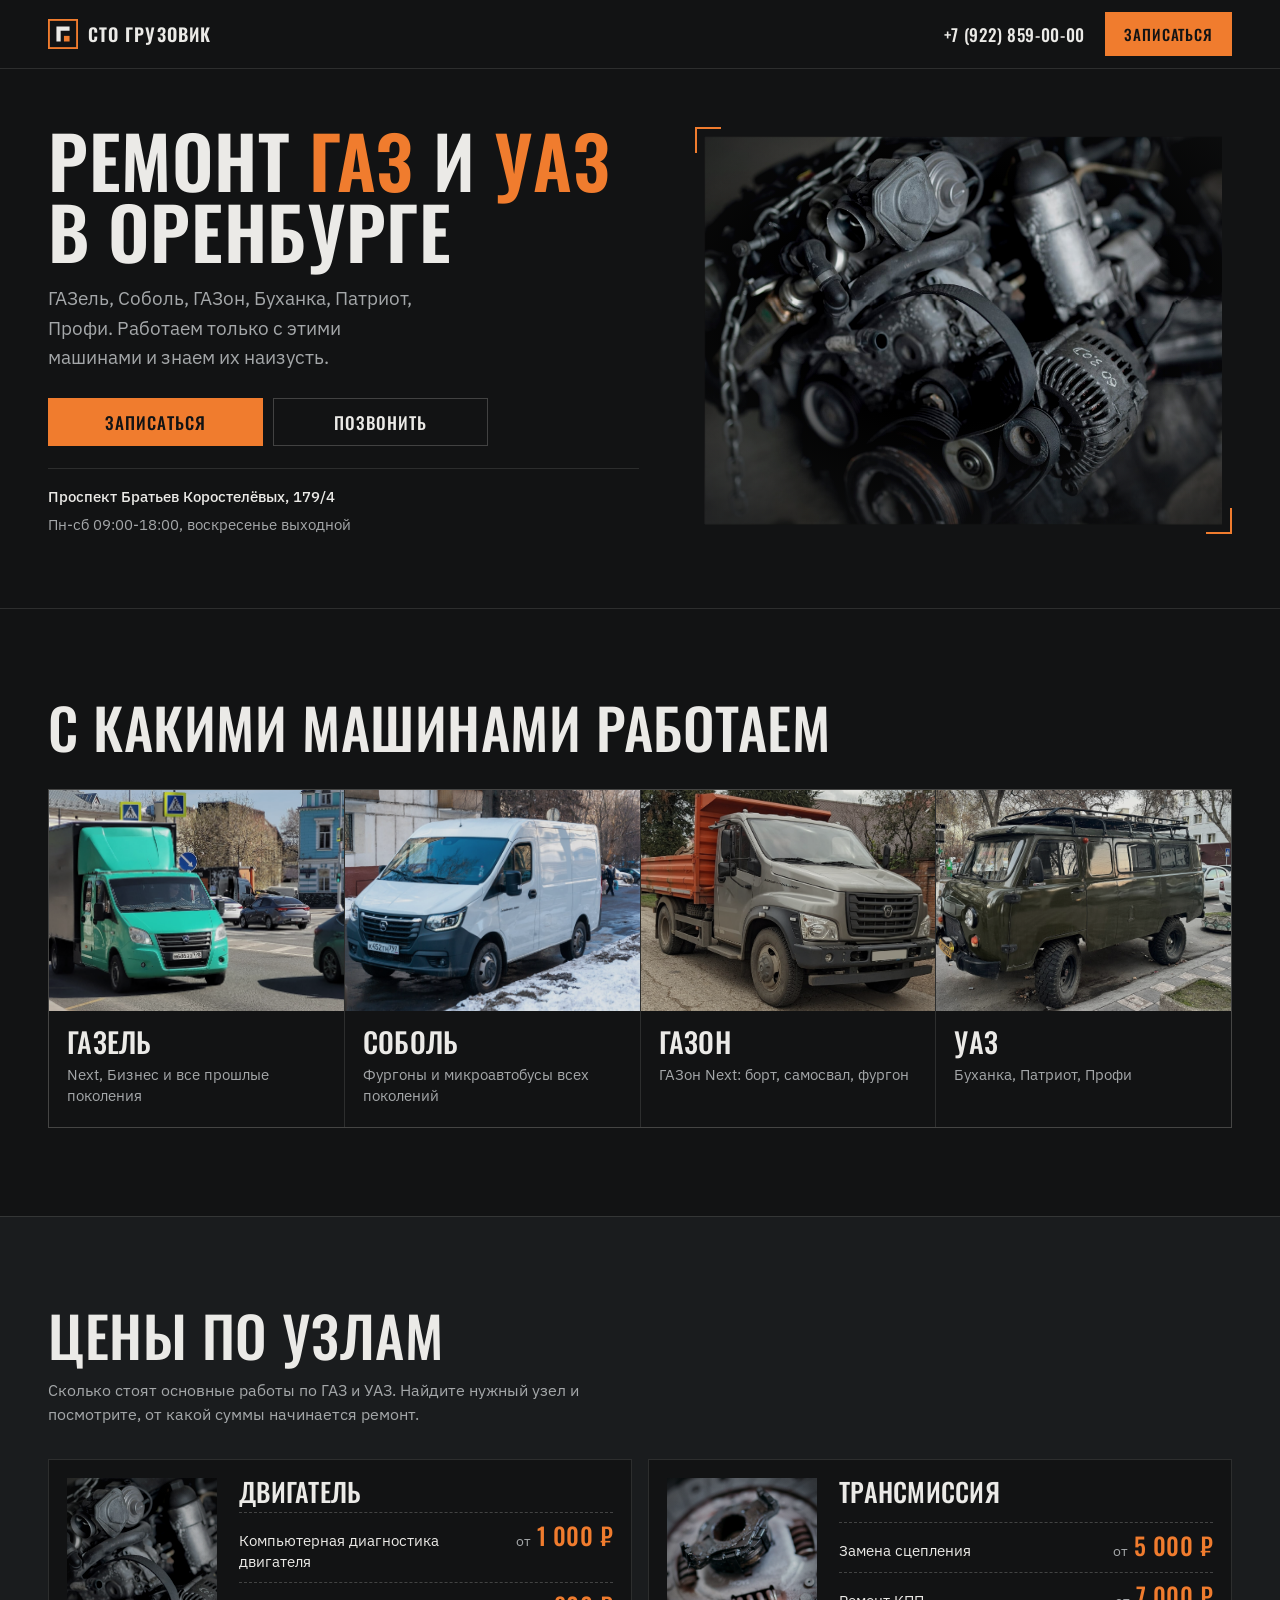
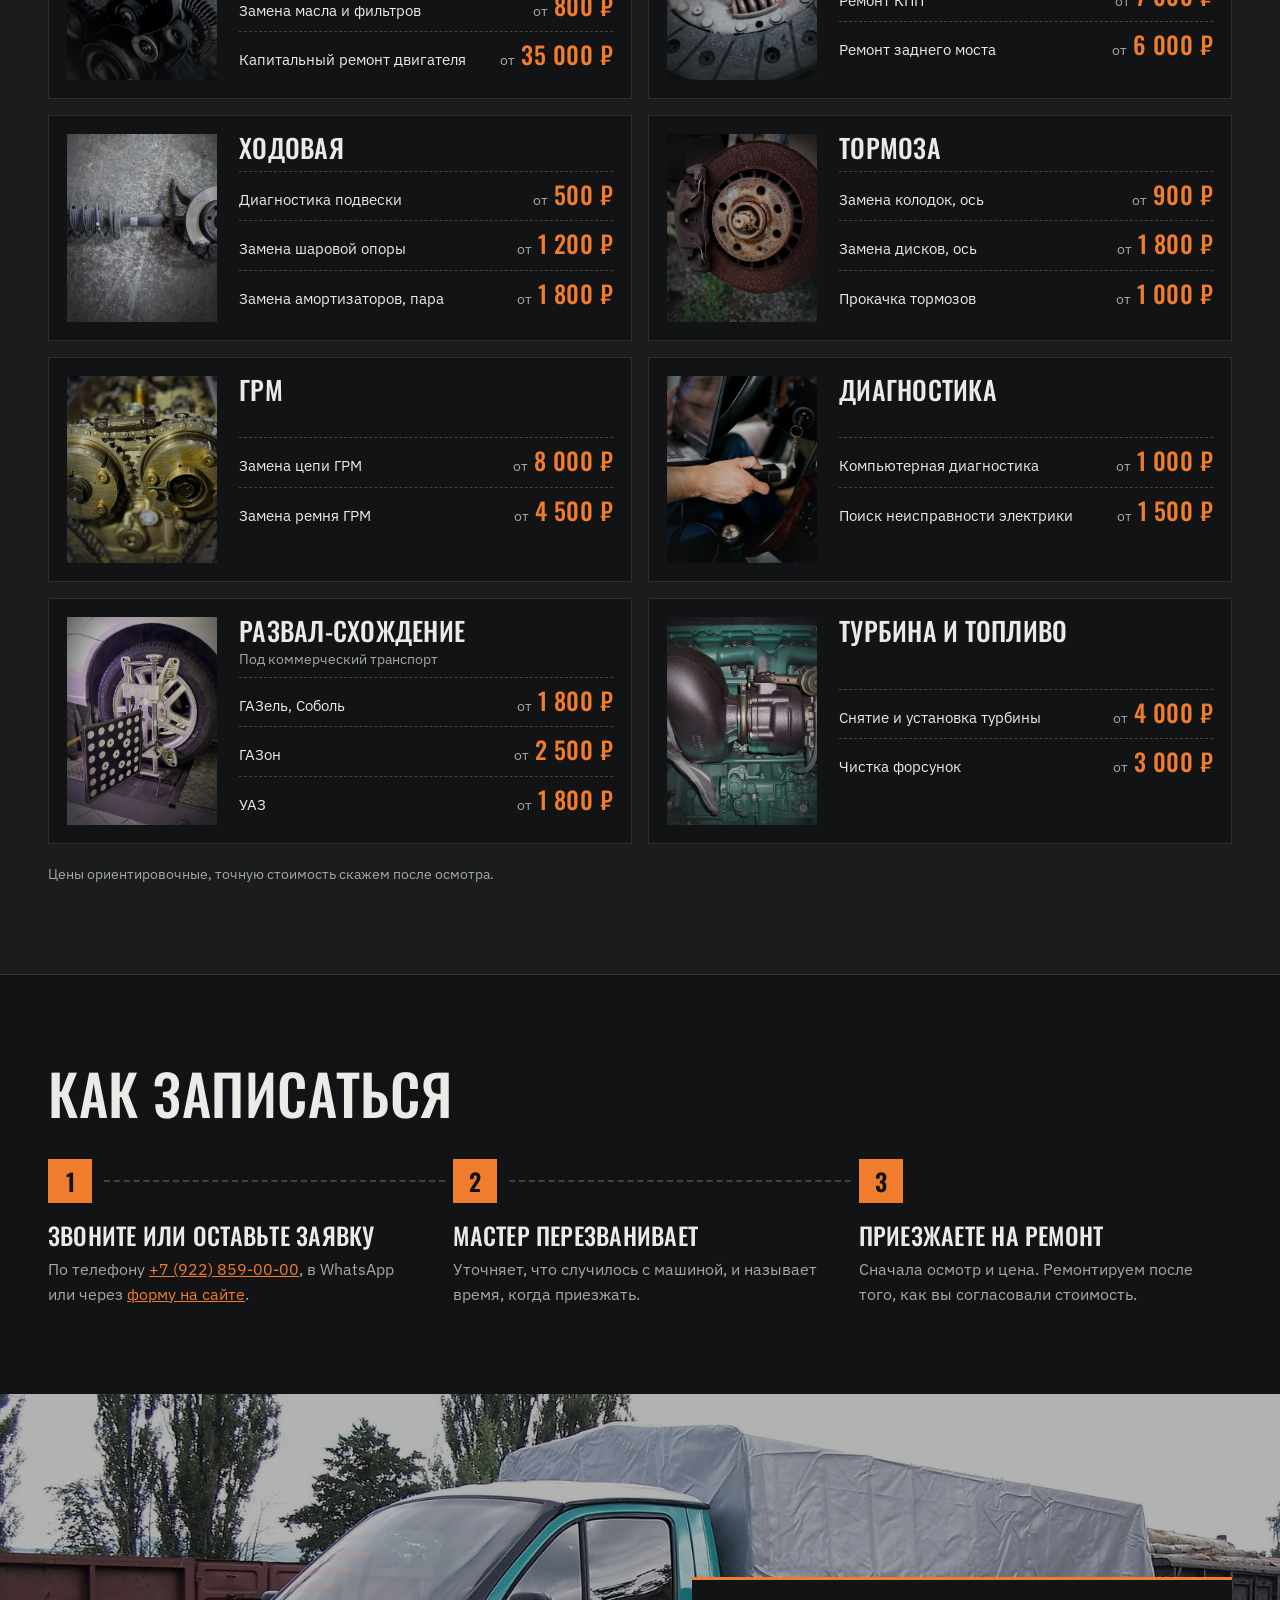
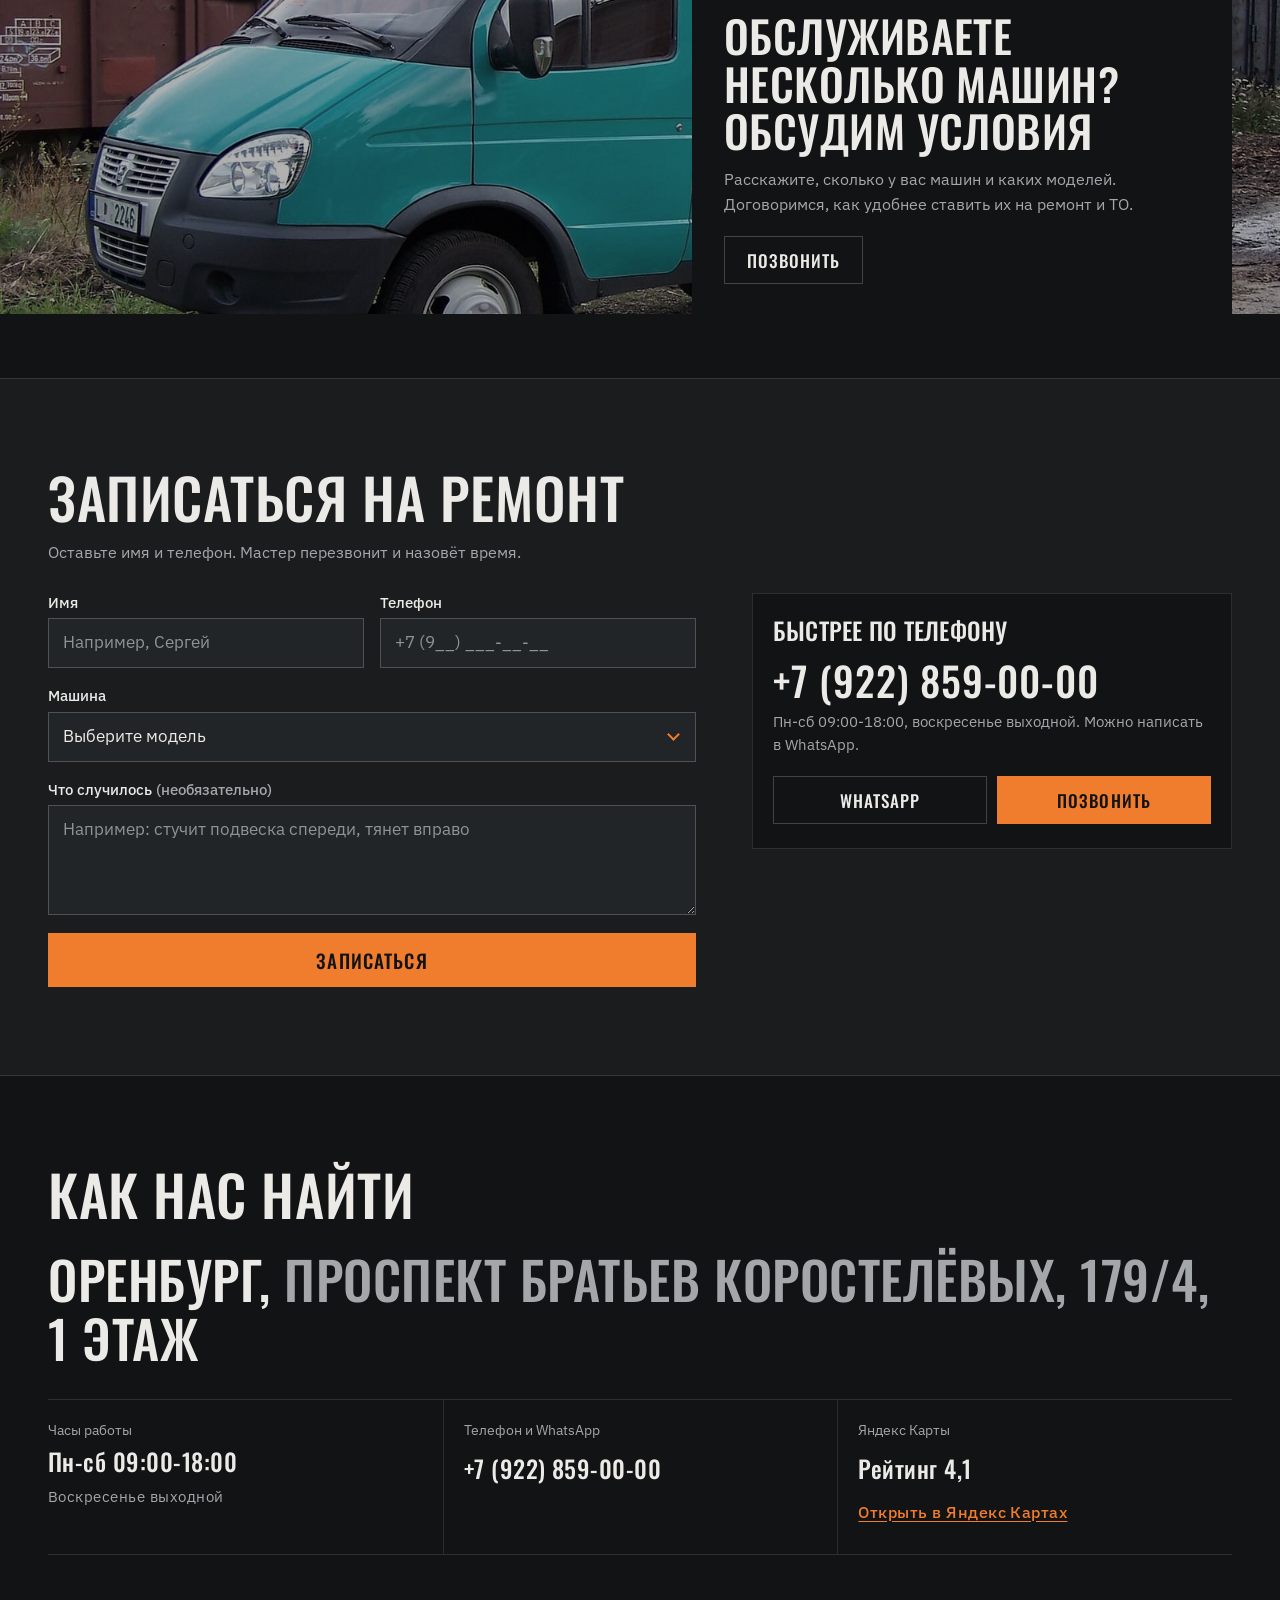
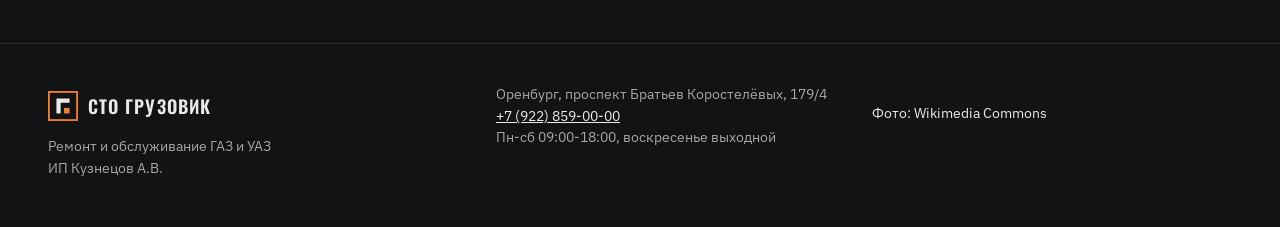
<file: v1-garazh.html>
<!DOCTYPE html>
<html lang="ru">
<head>
<meta charset="utf-8">
<meta name="viewport" content="width=device-width, initial-scale=1">
<title>СТО Грузовик: ремонт ГАЗ и УАЗ в Оренбурге</title>
<meta name="description" content="Ремонт и обслуживание ГАЗель, Соболь, ГАЗон, УАЗ в Оренбурге. Проспект Братьев Коростелёвых, 179/4, пн-сб 09:00-18:00, воскресенье выходной. Телефон +7 (922) 859-00-00.">
<meta name="theme-color" content="#121314">
<link rel="preconnect" href="https://fonts.googleapis.com">
<link rel="preconnect" href="https://fonts.gstatic.com" crossorigin>
<link href="https://fonts.googleapis.com/css2?family=IBM+Plex+Sans:wght@400;500;600&family=Oswald:wght@400;500;600&display=swap" rel="stylesheet">
<link rel="preload" as="image" href="photos/part-engine.jpg">
<style>
/*
  Вариант v1 «Гараж ночью». Тема одна, тёмная (так задано направлением).
  ПАЛИТРА (других цветов в файле нет; прозрачные слои только от этих значений):
    #121314  фон страницы, графит почти чёрный; тёмный текст на оранжевой кнопке
    #1a1c1e  панели (прайс, форма, плашки)
    #222528  поля ввода, подложка миниатюр
    #ebeae7  основной текст, светлые разделители (с прозрачностью)
    #a4a7a9  второстепенный текст
    #8f9395  подсказки в полях (placeholder)
    #f07c2e  единственный акцент: оранжевый маячок спецтехники (цены, кнопки, разметка, ошибки)
  ШРИФТЫ: Oswald (заголовки, цифры, кнопки), IBM Plex Sans (текст). Оба с кириллицей.
  РАДИУСЫ: везде 0, прямые углы.
*/
.v1{
  --bg:#121314; --panel:#1a1c1e; --field:#222528;
  --text:#ebeae7; --muted:#a4a7a9; --hint:#8f9395; --accent:#f07c2e;
  --line:rgba(235,234,231,.12); --line-strong:rgba(235,234,231,.22);
  --head:"Oswald", "Arial Narrow", sans-serif;
  --body:"IBM Plex Sans", Arial, sans-serif;
  --wrap:1240px; --pad:16px;
  margin:0; background:var(--bg);
  color:var(--text); /* на #121314: 15,46:1 */
  font:400 16px/1.55 var(--body);
  -webkit-font-smoothing:antialiased;
}
.v1 *,.v1 *::before,.v1 *::after{box-sizing:border-box}
.v1 img{display:block;max-width:100%;height:auto}
.v1 a{color:inherit}
.v1 h1,.v1 h2,.v1 h3{font-family:var(--head);font-weight:500;letter-spacing:.01em;margin:0;line-height:1.08;text-transform:uppercase}
.v1 p{margin:0}
.v1 .wrap{max-width:var(--wrap);margin:0 auto;padding:0 var(--pad)}
.v1 .nowrap{white-space:nowrap}
.v1 :focus-visible{outline:2px solid var(--accent);outline-offset:3px} /* рамка #f07c2e на #121314: 6,76:1 */
.v1 .sr{position:absolute;width:1px;height:1px;overflow:hidden;clip:rect(0 0 0 0);white-space:nowrap}

/* ---------- кнопки ---------- */
.v1 .btn{display:inline-flex;align-items:center;justify-content:center;min-height:48px;padding:0 22px;
  font:500 17px/1 var(--head);letter-spacing:.06em;text-transform:uppercase;text-decoration:none;white-space:nowrap;
  border:1px solid transparent;cursor:pointer;transition:transform .15s ease,background-color .2s ease,border-color .2s ease,color .2s ease}
.v1 .btn:active{transform:translateY(1px)}
.v1 .btn--main{background:var(--accent);color:var(--bg)} /* #121314 на #f07c2e: 6,76:1 */
.v1 .btn--main:hover{background:var(--text)} /* #121314 на #ebeae7: 15,46:1 */
.v1 .btn--line{background:transparent;color:var(--text);border-color:var(--line-strong)} /* #ebeae7 на #121314: 15,46:1 */
.v1 .btn--line:hover{border-color:var(--accent);color:var(--accent)} /* #f07c2e на #121314: 6,76:1 */

/* ---------- шапка ---------- */
.v1 .top{position:sticky;top:0;z-index:20;background:var(--bg);border-bottom:1px solid var(--line)}
.v1 .top__in{display:flex;align-items:center;justify-content:space-between;gap:12px;height:60px}
.v1 .brand{display:flex;align-items:center;gap:10px;text-decoration:none;min-height:44px}
.v1 .brand svg{flex:none;width:30px;height:30px}
.v1 .brand b{font:600 18px/1 var(--head);letter-spacing:.06em;text-transform:uppercase;white-space:nowrap}
.v1 .top__act{display:flex;align-items:center;gap:20px}
.v1 .top__tel{display:inline-flex;align-items:center;min-height:44px;font:500 17px/1 var(--head);letter-spacing:.04em;text-decoration:none;white-space:nowrap}
.v1 .top__tel:hover{color:var(--accent)}
.v1 .top .btn{display:none;min-height:44px;font-size:15px;padding:0 18px}

/* ---------- первый экран ---------- */
.v1 .hero{padding:36px 0 48px;border-bottom:1px solid var(--line)}
.v1 .hero__grid{display:grid;gap:32px}
.v1 .hero h1{font-size:clamp(44px,12.4vw,72px);line-height:.98;font-weight:600}
.v1 .hero h1 em{font-style:normal;color:var(--accent)} /* #f07c2e на #121314: 6,76:1, крупный */
.v1 .hero__lead{margin-top:18px;max-width:34ch;font-size:18px;color:var(--muted)} /* #a4a7a9 на #121314: 7,69:1 */
.v1 .hero__cta{display:grid;grid-template-columns:1fr 1fr;gap:10px;margin-top:26px;max-width:440px}
.v1 .hero__where{margin-top:22px;padding-top:16px;border-top:1px solid var(--line);display:grid;gap:4px;font-size:15px;color:var(--muted)} /* 7,69:1 */
.v1 .hero__where strong{color:var(--text);font-weight:500} /* 15,46:1 */
.v1 .exhibit{position:relative;margin:0;background:var(--panel)}
.v1 .exhibit img{width:100%;aspect-ratio:4/3;object-fit:cover;filter:brightness(.92) contrast(1.06)}
/* «лампа»: свет по центру, края уходят в графит */
.v1 .exhibit::after{content:"";position:absolute;inset:0;pointer-events:none;
  background:radial-gradient(ellipse 75% 70% at 50% 42%,rgba(18,19,20,0) 45%,rgba(18,19,20,.78) 100%)}
/* разметка по углам, как метки на полу бокса */
.v1 .marks{position:relative;padding:10px}
.v1 .marks::before,.v1 .marks::after{content:"";position:absolute;width:26px;height:26px;pointer-events:none;z-index:1}
.v1 .marks::before{top:0;left:0;border-top:2px solid var(--accent);border-left:2px solid var(--accent)}
.v1 .marks::after{right:0;bottom:0;border-right:2px solid var(--accent);border-bottom:2px solid var(--accent)}

/* ---------- общие заголовки секций ---------- */
.v1 .sec{padding:64px 0}
.v1 .sec__h{font-size:clamp(32px,8.6vw,56px)}
.v1 .sec__sub{margin-top:12px;max-width:60ch;color:var(--muted)} /* 7,69:1 */

/* ---------- модели ---------- */
.v1 .cars{display:grid;gap:1px;margin-top:32px;background:var(--line);border:1px solid var(--line)}
.v1 .car{display:grid;grid-template-columns:44% 1fr;align-items:center;background:var(--bg)}
.v1 .car img{width:100%;height:100%;aspect-ratio:4/3;object-fit:cover;filter:saturate(.8) brightness(.9);transition:filter .3s ease}
.v1 .car:hover img{filter:none}
.v1 .car__txt{padding:14px 16px}
.v1 .car h3{font-size:28px}
.v1 .car p{margin-top:6px;font-size:15px;line-height:1.45;color:var(--muted)} /* 7,69:1 */

/* ---------- прайс по узлам ---------- */
.v1 .price{background:var(--panel);border-top:1px solid var(--line);border-bottom:1px solid var(--line)}
.v1 .price .sec__sub{color:var(--muted)} /* #a4a7a9 на #1a1c1e: 7,06:1 */
.v1 .board{display:grid;gap:12px;margin-top:32px}
.v1 .node{display:grid;grid-template-columns:84px 1fr;grid-template-areas:"pic head" "rows rows";gap:14px 14px;
  padding:14px;background:var(--bg);border:1px solid var(--line);transition:border-color .25s ease}
.v1 .node:hover{border-color:rgba(240,124,46,.55)}
.v1 .node__pic{grid-area:pic;position:relative;margin:0;background:var(--field);overflow:hidden}
.v1 .node__pic img{width:100%;height:100%;aspect-ratio:1/1;object-fit:cover;filter:brightness(.78) contrast(1.08) saturate(.85);transition:filter .35s ease,transform .5s ease}
.v1 .node:hover .node__pic img{filter:brightness(1) contrast(1.05) saturate(.95);transform:scale(1.03)}
.v1 .node__pic::after{content:"";position:absolute;inset:0;pointer-events:none;
  background:radial-gradient(ellipse 70% 70% at 50% 40%,rgba(18,19,20,0) 50%,rgba(18,19,20,.7) 100%)}
.v1 .node__head{grid-area:head;align-self:center}
.v1 .node h3{font-size:26px}
.v1 .node__head p{margin-top:4px;font-size:14px;color:var(--muted)} /* #a4a7a9 на #121314: 7,69:1 */
.v1 .rows{grid-area:rows;list-style:none;margin:0;padding:0}
.v1 .rows li{display:flex;align-items:baseline;justify-content:space-between;gap:14px;padding:10px 0;border-top:1px dashed var(--line-strong)}
.v1 .rows span{font-size:15px;line-height:1.35}
.v1 .rows b{flex:none;font:500 24px/1 var(--head);letter-spacing:.02em;color:var(--accent);white-space:nowrap} /* #f07c2e на #121314: 6,76:1 */
.v1 .rows b small{font:400 14px/1 var(--body);letter-spacing:0;color:var(--muted);margin-right:6px} /* 7,69:1 */
.v1 .board__note{margin-top:20px;font-size:14px;color:var(--muted)} /* #a4a7a9 на #1a1c1e: 7,06:1 */

/* ---------- как записаться ---------- */
.v1 .steps{list-style:none;margin:36px 0 0;padding:0;display:grid;gap:0;counter-reset:st}
.v1 .step{position:relative;padding:0 0 30px 64px;counter-increment:st}
.v1 .step::before{content:counter(st);position:absolute;left:0;top:-4px;width:44px;height:44px;display:grid;place-items:center;
  font:600 24px/1 var(--head);color:var(--bg);background:var(--accent)} /* #121314 на #f07c2e: 6,76:1 */
.v1 .step::after{content:"";position:absolute;left:21px;top:48px;bottom:6px;border-left:2px dashed var(--line-strong)}
.v1 .step:last-child{padding-bottom:0}
.v1 .step:last-child::after{display:none}
.v1 .step h3{font-size:24px}
.v1 .step p{margin-top:8px;color:var(--muted);max-width:38ch} /* 7,69:1 */
.v1 .step a{color:var(--accent)} /* 6,76:1 */

/* ---------- парки ---------- */
.v1 .fleet{position:relative;padding:0 0 64px}
.v1 .fleet__img{width:100%;aspect-ratio:16/10;object-fit:cover;object-position:50% 40%;filter:brightness(.7) saturate(.75)}
.v1 .fleet__card{position:relative;margin:-56px var(--pad) 0;padding:24px 20px;background:var(--bg);border-top:3px solid var(--accent)}
.v1 .fleet__card h2{font-size:clamp(28px,7.6vw,44px)}
.v1 .fleet__card p{margin-top:12px;color:var(--muted);max-width:46ch} /* #a4a7a9 на #121314: 7,69:1 */
.v1 .fleet__card .btn{margin-top:20px}

/* ---------- форма ---------- */
.v1 .book{background:var(--panel);border-top:1px solid var(--line);border-bottom:1px solid var(--line)}
.v1 .book__grid{display:grid;gap:40px;margin-top:28px}
.v1 .form{display:grid;gap:18px}
.v1 .field{display:grid;gap:6px}
.v1 .field label{font:500 15px/1.3 var(--body);color:var(--text)} /* #ebeae7 на #1a1c1e: 14,21:1 */
.v1 .field label i{font-style:normal;color:var(--muted)} /* #a4a7a9 на #1a1c1e: 7,06:1 */
.v1 .field input,.v1 .field select,.v1 .field textarea{width:100%;min-height:50px;padding:12px 14px;
  font:400 17px/1.4 var(--body);color:var(--text); /* #ebeae7 на #222528: 12,80:1 */
  background:var(--field);border:1px solid var(--line-strong);border-radius:0;transition:border-color .2s ease}
.v1 .field textarea{min-height:110px;resize:vertical}
.v1 .field ::placeholder{color:var(--hint);opacity:1} /* #8f9395 на #222528: 4,97:1 */
.v1 .field input:focus,.v1 .field select:focus,.v1 .field textarea:focus{outline:none;border-color:var(--accent);box-shadow:inset 0 0 0 1px var(--accent)}
.v1 .select{position:relative}
.v1 .select select{appearance:none;-webkit-appearance:none;padding-right:44px;cursor:pointer}
.v1 .select::after{content:"";position:absolute;right:18px;top:50%;width:9px;height:9px;margin-top:-7px;pointer-events:none;
  border-right:2px solid var(--accent);border-bottom:2px solid var(--accent);transform:rotate(45deg)}
.v1 .field select option{background:var(--field);color:var(--text)}
.v1 .field.is-bad input,.v1 .field.is-bad select,.v1 .field.is-bad textarea{border-color:var(--accent)}
.v1 .err{min-height:0;font-size:14px;line-height:1.35;color:var(--accent)} /* #f07c2e на #1a1c1e: 6,21:1 */
.v1 .err:empty{display:none}
.v1 .help{font-size:13px;color:var(--muted)} /* 7,06:1 */
.v1 .trap{position:absolute;left:-9999px;width:1px;height:1px;overflow:hidden}
.v1 .form .btn{width:100%;min-height:54px;font-size:19px}
.v1 .ok{padding:16px 18px;border:1px solid var(--accent);border-left-width:4px;background:var(--bg);font-size:16px}
.v1 .ok[hidden]{display:none}
.v1 .direct{padding:24px 20px;background:var(--bg);border:1px solid var(--line);align-self:start}
.v1 .direct h3{font-size:24px}
.v1 .direct__tel{display:block;margin-top:14px;font:500 clamp(28px,8vw,40px)/1.1 var(--head);letter-spacing:.02em;text-decoration:none;white-space:nowrap}
.v1 .direct__tel:hover{color:var(--accent)}
.v1 .direct p{margin-top:8px;font-size:15px;color:var(--muted)} /* #a4a7a9 на #121314: 7,69:1 */
.v1 .direct__btns{display:grid;grid-template-columns:1fr 1fr;gap:10px;margin-top:20px}

/* ---------- контакты ---------- */
.v1 .addr{margin-top:24px;font:500 clamp(30px,8.4vw,52px)/1.14 var(--head);text-transform:uppercase;letter-spacing:.01em}
.v1 .addr span{color:var(--muted)} /* #a4a7a9 на #121314: 7,69:1, крупный */
.v1 .facts{display:grid;gap:0;margin:32px 0 0;border-top:1px solid var(--line)}
.v1 .fact{padding:16px 0;border-bottom:1px solid var(--line)}
.v1 .fact dt{font-size:14px;color:var(--muted)} /* 7,69:1 */
.v1 .fact dd{margin:4px 0 0;font:500 24px/1.25 var(--head);letter-spacing:.02em}
.v1 .fact dd a{text-decoration:none;display:inline-flex;align-items:center;min-height:44px}
.v1 .fact dd a:hover{color:var(--accent)}
.v1 .fact .dd-sub{font:400 15px/1.4 var(--body);color:var(--muted)} /* #a4a7a9 на #121314: 7,69:1 */
.v1 .fact dd .lnk{font:500 16px/1.3 var(--body);color:var(--accent);text-decoration:underline;text-underline-offset:3px} /* 6,76:1 */

/* ---------- подвал ---------- */
.v1 .foot{padding:40px 0 48px;border-top:1px solid var(--line);font-size:14px;color:var(--muted)} /* #a4a7a9 на #121314: 7,69:1 */
.v1 .foot__grid{display:grid;gap:16px}
.v1 .foot .brand b{color:var(--text)}
.v1 .foot a{color:var(--text)} /* 15,46:1 */
.v1 .foot details{margin-top:8px}
.v1 .foot summary{cursor:pointer;min-height:44px;display:flex;align-items:center;color:var(--text)}
.v1 .foot summary:hover{color:var(--accent)}
.v1 .credits{list-style:none;margin:8px 0 0;padding:0;display:grid;gap:6px;font-size:13px;line-height:1.45}

/* ---------- нижняя панель на телефоне ---------- */
.v1 .dock{position:fixed;left:0;right:0;bottom:0;z-index:20;display:grid;grid-template-columns:1fr 1fr;gap:8px;
  padding:8px var(--pad) calc(8px + env(safe-area-inset-bottom));background:var(--bg);border-top:1px solid var(--line-strong);
  transition:transform .25s ease}
.v1 .dock.is-off{transform:translateY(110%)}
.v1 .dock .btn{min-height:48px;font-size:16px;padding:0 10px}
.v1 main{padding-bottom:0}
.v1 .foot{padding-bottom:calc(48px + 72px)}

/* ---------- появление при прокрутке ---------- */
@media (prefers-reduced-motion:no-preference){
  .v1 .reveal{opacity:0;transform:translateY(18px);transition:opacity .6s cubic-bezier(.16,1,.3,1),transform .6s cubic-bezier(.16,1,.3,1)}
  .v1 .reveal.is-in{opacity:1;transform:none}
  .v1 .hero__txt>*{animation:v1up .7s cubic-bezier(.16,1,.3,1) both}
  .v1 .hero__txt>*:nth-child(2){animation-delay:.08s}
  .v1 .hero__txt>*:nth-child(3){animation-delay:.16s}
  .v1 .hero__txt>*:nth-child(4){animation-delay:.24s}
  .v1 .hero .exhibit img{animation:v1lamp 1.4s ease .2s both}
}
@keyframes v1up{from{opacity:0;transform:translateY(14px)}to{opacity:1;transform:none}}
@keyframes v1lamp{from{filter:brightness(.35) contrast(1.06)}to{filter:brightness(.92) contrast(1.06)}}
@media (prefers-reduced-motion:reduce){.v1 *{transition:none!important;animation:none!important}}

/* ---------- 560+ ---------- */
@media (min-width:560px){
  .v1 .top .btn{display:inline-flex}
  .v1 .cars{grid-template-columns:1fr 1fr}
  .v1 .car{grid-template-columns:1fr;align-items:start;align-content:start}
  .v1 .car img{height:auto}
  .v1 .car__txt{padding:16px 18px 20px}
}
/* ---------- 768+ ---------- */
@media (min-width:768px){
  .v1{--pad:28px}
  .v1 .dock{display:none}
  .v1 .foot{padding-bottom:48px}
  .v1 .top__in{height:68px}
  .v1 .sec{padding:88px 0}
  .v1 .node{grid-template-columns:150px 1fr;grid-template-areas:"pic head" "pic rows";gap:6px 22px;padding:18px}
  .v1 .node__pic img{aspect-ratio:4/5}
  .v1 .node__head{align-self:start}
  .v1 .rows{align-self:start}
  .v1 .steps{grid-template-columns:repeat(3,1fr);gap:32px}
  .v1 .step{padding:64px 0 0}
  .v1 .step::before{top:0}
  .v1 .step::after{left:56px;right:-24px;top:21px;bottom:auto;border-left:0;border-top:2px dashed var(--line-strong)}
  .v1 .step:last-child::after{display:none}
  .v1 .fleet__img{aspect-ratio:auto;height:440px}
  .v1 .fleet__card{position:absolute;right:max(var(--pad),calc((100% - var(--wrap))/2 + var(--pad)));bottom:64px;margin:0;max-width:min(540px,52%);padding:32px 32px 30px}
  .v1 .fleet{padding-bottom:64px}
  .v1 .facts{grid-template-columns:repeat(3,1fr);border-bottom:1px solid var(--line)}
  .v1 .fact{border-bottom:0;padding:20px 20px 20px 0}
  .v1 .fact+.fact{border-left:1px solid var(--line);padding-left:20px}
  .v1 .foot__grid{grid-template-columns:1.2fr 1fr 1fr}
}
/* ---------- 1024+ ---------- */
@media (min-width:1024px){
  .v1 .hero{padding:56px 0 72px}
  .v1 .hero__grid{grid-template-columns:1.1fr 1fr;align-items:center;gap:56px}
  .v1 .hero__lead{font-size:19px}
  .v1 .cars{grid-template-columns:repeat(4,1fr)}
  .v1 .board{grid-template-columns:1fr 1fr;gap:16px}
  .v1 .book__grid{grid-template-columns:1.35fr 1fr;gap:56px}
  .v1 .form{grid-template-columns:1fr 1fr;column-gap:16px}
  .v1 .form .field--wide,.v1 .form .btn,.v1 .form .ok{grid-column:1/-1}
  .v1 .fleet__img{height:520px}
}
</style>
</head>
<body class="v1">

<header class="top">
  <div class="wrap top__in">
    <a class="brand" href="#top" aria-label="СТО Грузовик, в начало страницы">
      <!-- знак: квадрат-рамка, буква Г и оранжевая метка -->
      <svg viewBox="0 0 32 32" aria-hidden="true"><rect x="1" y="1" width="30" height="30" fill="none" stroke="#f07c2e" stroke-width="2"/><path d="M9 8h14v4.5h-9.5V24H9z" fill="#ebeae7"/><rect x="17" y="18" width="6" height="6" fill="#f07c2e"/></svg>
      <b>СТО Грузовик</b>
    </a>
    <div class="top__act">
      <a class="top__tel" href="tel:+79228590000">+7&nbsp;(922)&nbsp;859-00-00</a>
      <a class="btn btn--main" href="#zapis">Записаться</a>
    </div>
  </div>
</header>

<main id="top">

  <section class="hero" aria-labelledby="hero-h">
    <div class="wrap hero__grid">
      <div class="hero__txt">
        <h1 id="hero-h">Ремонт <span class="nowrap"><em>ГАЗ</em> и <em>УАЗ</em></span> в&nbsp;Оренбурге</h1>
        <p class="hero__lead">ГАЗель, Соболь, ГАЗон, Буханка, Патриот, Профи. Работаем только с этими машинами и знаем их наизусть.</p>
        <div class="hero__cta">
          <a class="btn btn--main" href="#zapis">Записаться</a>
          <a class="btn btn--line" href="tel:+79228590000">Позвонить</a>
        </div>
        <p class="hero__where"><strong>Проспект Братьев Коростелёвых, 179/4</strong><span>Пн-сб 09:00-18:00, воскресенье выходной</span></p>
      </div>
      <div class="marks">
        <figure class="exhibit">
          <img src="photos/part-engine.jpg" width="1600" height="1200" alt="Снятый дизельный двигатель на полу мастерской" fetchpriority="high">
        </figure>
      </div>
    </div>
  </section>

  <section class="sec" aria-labelledby="cars-h">
    <div class="wrap">
      <h2 class="sec__h" id="cars-h">С какими машинами работаем</h2>
      <div class="cars">
        <article class="car reveal">
          <img src="photos/gazelle-next.jpg" width="1408" height="900" loading="lazy" alt="ГАЗель Next с бортом и фургоном">
          <div class="car__txt"><h3>ГАЗель</h3><p>Next, Бизнес и все прошлые поколения</p></div>
        </article>
        <article class="car reveal">
          <img src="photos/gaz-sobol.jpg" width="1360" height="1071" loading="lazy" alt="Цельнометаллический фургон ГАЗ Соболь">
          <div class="car__txt"><h3>Соболь</h3><p>Фургоны и микроавтобусы всех поколений</p></div>
        </article>
        <article class="car reveal">
          <img src="photos/gazon-next.jpg" width="1600" height="1145" loading="lazy" alt="Самосвал ГАЗон Next с оранжевым кузовом">
          <div class="car__txt"><h3>ГАЗон</h3><p>ГАЗон Next: борт, самосвал, фургон</p></div>
        </article>
        <article class="car reveal">
          <img src="photos/uaz-452-bukhanka.jpg" width="1456" height="1200" loading="lazy" alt="УАЗ-452 Буханка цвета хаки">
          <div class="car__txt"><h3>УАЗ</h3><p>Буханка, Патриот, Профи</p></div>
        </article>
      </div>
    </div>
  </section>

  <!-- ДЕМО-ЦЕНЫ: заменить на цены сервиса -->
  <section class="sec price" id="ceny" aria-labelledby="price-h">
    <div class="wrap">
      <h2 class="sec__h" id="price-h">Цены по узлам</h2>
      <p class="sec__sub">Сколько стоят основные работы по ГАЗ и УАЗ. Найдите нужный узел и посмотрите, от какой суммы начинается ремонт.</p>
      <div class="board">

        <article class="node reveal">
          <figure class="node__pic"><img src="photos/part-engine.jpg" width="1600" height="1200" loading="lazy" alt="Двигатель на стенде"></figure>
          <div class="node__head"><h3>Двигатель</h3></div>
          <ul class="rows">
            <li><span>Компьютерная диагностика двигателя</span><b><small>от</small>1&nbsp;000&nbsp;₽</b></li>
            <li><span>Замена масла и фильтров</span><b><small>от</small>800&nbsp;₽</b></li>
            <li><span>Капитальный ремонт двигателя</span><b><small>от</small>35&nbsp;000&nbsp;₽</b></li>
          </ul>
        </article>

        <article class="node reveal">
          <figure class="node__pic"><img src="photos/part-transmission-clutch.jpg" width="1600" height="1200" loading="lazy" alt="Диск сцепления крупным планом"></figure>
          <div class="node__head"><h3>Трансмиссия</h3></div>
          <ul class="rows">
            <li><span>Замена сцепления</span><b><small>от</small>5&nbsp;000&nbsp;₽</b></li>
            <li><span>Ремонт КПП</span><b><small>от</small>7&nbsp;000&nbsp;₽</b></li>
            <li><span>Ремонт заднего моста</span><b><small>от</small>6&nbsp;000&nbsp;₽</b></li>
          </ul>
        </article>

        <article class="node reveal">
          <figure class="node__pic"><img src="photos/part-suspension.jpg" width="1600" height="1200" loading="lazy" alt="Стойка амортизатора с пружиной и ступица"></figure>
          <div class="node__head"><h3>Ходовая</h3></div>
          <ul class="rows">
            <li><span>Диагностика подвески</span><b><small>от</small>500&nbsp;₽</b></li>
            <li><span>Замена шаровой опоры</span><b><small>от</small>1&nbsp;200&nbsp;₽</b></li>
            <li><span>Замена амортизаторов, пара</span><b><small>от</small>1&nbsp;800&nbsp;₽</b></li>
          </ul>
        </article>

        <article class="node reveal">
          <figure class="node__pic"><img src="photos/part-brakes.jpg" width="1424" height="1068" loading="lazy" alt="Тормозной диск и суппорт"></figure>
          <div class="node__head"><h3>Тормоза</h3></div>
          <ul class="rows">
            <li><span>Замена колодок, ось</span><b><small>от</small>900&nbsp;₽</b></li>
            <li><span>Замена дисков, ось</span><b><small>от</small>1&nbsp;800&nbsp;₽</b></li>
            <li><span>Прокачка тормозов</span><b><small>от</small>1&nbsp;000&nbsp;₽</b></li>
          </ul>
        </article>

        <article class="node reveal">
          <figure class="node__pic"><img src="photos/part-timing.jpg" width="1600" height="1200" loading="lazy" alt="Цепь ГРМ и звёздочки распредвалов"></figure>
          <div class="node__head"><h3>ГРМ</h3></div>
          <ul class="rows">
            <li><span>Замена цепи ГРМ</span><b><small>от</small>8&nbsp;000&nbsp;₽</b></li>
            <li><span>Замена ремня ГРМ</span><b><small>от</small>4&nbsp;500&nbsp;₽</b></li>
          </ul>
        </article>

        <article class="node reveal">
          <figure class="node__pic"><img src="photos/part-diagnostics.jpg" width="1424" height="1068" loading="lazy" alt="Разъём диагностики в руке мастера рядом с ноутбуком"></figure>
          <div class="node__head"><h3>Диагностика</h3></div>
          <ul class="rows">
            <li><span>Компьютерная диагностика</span><b><small>от</small>1&nbsp;000&nbsp;₽</b></li>
            <li><span>Поиск неисправности электрики</span><b><small>от</small>1&nbsp;500&nbsp;₽</b></li>
          </ul>
        </article>

        <article class="node reveal">
          <figure class="node__pic"><img src="photos/part-wheel-alignment.jpg" width="1600" height="1200" loading="lazy" alt="Колесо на стенде развал-схождения с мишенью"></figure>
          <div class="node__head"><h3>Развал-схождение</h3><p>Под коммерческий транспорт</p></div>
          <ul class="rows">
            <li><span>ГАЗель, Соболь</span><b><small>от</small>1&nbsp;800&nbsp;₽</b></li>
            <li><span>ГАЗон</span><b><small>от</small>2&nbsp;500&nbsp;₽</b></li>
            <li><span>УАЗ</span><b><small>от</small>1&nbsp;800&nbsp;₽</b></li>
          </ul>
        </article>

        <article class="node reveal">
          <figure class="node__pic"><img src="photos/part-turbo.jpg" width="1600" height="1200" loading="lazy" alt="Турбокомпрессор на дизельном двигателе"></figure>
          <div class="node__head"><h3>Турбина и топливо</h3></div>
          <ul class="rows">
            <li><span>Снятие и установка турбины</span><b><small>от</small>4&nbsp;000&nbsp;₽</b></li>
            <li><span>Чистка форсунок</span><b><small>от</small>3&nbsp;000&nbsp;₽</b></li>
          </ul>
        </article>

      </div>
      <p class="board__note">Цены ориентировочные, точную стоимость скажем после осмотра.</p>
    </div>
  </section>

  <section class="sec" aria-labelledby="steps-h">
    <div class="wrap">
      <h2 class="sec__h" id="steps-h">Как записаться</h2>
      <ol class="steps">
        <li class="step reveal">
          <h3>Звоните или оставьте заявку</h3>
          <p>По телефону <a class="nowrap" href="tel:+79228590000">+7&nbsp;(922)&nbsp;859-00-00</a>, в WhatsApp или через <a href="#zapis">форму на сайте</a>.</p>
        </li>
        <li class="step reveal">
          <h3>Мастер перезванивает</h3>
          <p>Уточняет, что случилось с машиной, и называет время, когда приезжать.</p>
        </li>
        <li class="step reveal">
          <h3>Приезжаете на ремонт</h3>
          <p>Сначала осмотр и цена. Ремонтируем после того, как вы согласовали стоимость.</p>
        </li>
      </ol>
    </div>
  </section>

  <section class="fleet" aria-labelledby="fleet-h">
    <img class="fleet__img" src="photos/gazelle-business.jpg" width="1600" height="1270" loading="lazy" alt="Бортовая ГАЗель Бизнес с тентом">
    <div class="fleet__card reveal">
      <h2 id="fleet-h">Обслуживаете несколько машин? Обсудим условия</h2>
      <p>Расскажите, сколько у вас машин и каких моделей. Договоримся, как удобнее ставить их на ремонт и ТО.</p>
      <a class="btn btn--line" href="tel:+79228590000">Позвонить</a>
    </div>
  </section>

  <!-- ФОРМА-ВИТРИНА: отправка не подключена -->
  <section class="sec book" id="zapis" aria-labelledby="book-h">
    <div class="wrap">
      <h2 class="sec__h" id="book-h">Записаться на ремонт</h2>
      <p class="sec__sub">Оставьте имя и телефон. Мастер перезвонит и назовёт время.</p>
      <div class="book__grid">
        <form class="form" id="v1-form" novalidate>
          <div class="field" data-f="name">
            <label for="f-name">Имя</label>
            <input id="f-name" name="name" type="text" autocomplete="name" maxlength="60" placeholder="Например, Сергей" aria-describedby="e-name">
            <p class="err" id="e-name" role="alert"></p>
          </div>
          <div class="field" data-f="phone">
            <label for="f-phone">Телефон</label>
            <input id="f-phone" name="phone" type="tel" inputmode="tel" autocomplete="tel" maxlength="22" placeholder="+7 (9__) ___-__-__" aria-describedby="e-phone">
            <p class="err" id="e-phone" role="alert"></p>
          </div>
          <div class="field field--wide" data-f="model">
            <label for="f-model">Машина</label>
            <div class="select">
              <select id="f-model" name="model" aria-describedby="e-model">
                <option value="" selected disabled>Выберите модель</option>
                <option>ГАЗель</option>
                <option>Соболь</option>
                <option>ГАЗон</option>
                <option>УАЗ Буханка</option>
                <option>УАЗ Патриот</option>
                <option>УАЗ Профи</option>
                <option>Другая</option>
              </select>
            </div>
            <p class="err" id="e-model" role="alert"></p>
          </div>
          <div class="field field--wide" data-f="message">
            <label for="f-message">Что случилось <i>(необязательно)</i></label>
            <textarea id="f-message" name="message" maxlength="1000" placeholder="Например: стучит подвеска спереди, тянет вправо" aria-describedby="e-message"></textarea>
            <p class="err" id="e-message" role="alert"></p>
          </div>
          <div class="trap" aria-hidden="true">
            <label for="f-website">Сайт</label>
            <input id="f-website" name="website" type="text" tabindex="-1" autocomplete="off">
          </div>
          <button class="btn btn--main" type="submit">Записаться</button>
          <p class="ok" id="v1-ok" role="status" hidden>Заявка заполнена верно. В рабочей версии сайта она сразу придёт мастеру в Telegram.</p>
        </form>

        <aside class="direct" aria-label="Связаться напрямую">
          <h3>Быстрее по телефону</h3>
          <a class="direct__tel" href="tel:+79228590000">+7&nbsp;(922)&nbsp;859-00-00</a>
          <p>Пн-сб 09:00-18:00, воскресенье выходной. Можно написать в WhatsApp.</p>
          <div class="direct__btns">
            <a class="btn btn--line" href="https://wa.me/79228590000" target="_blank" rel="noopener">WhatsApp</a>
            <a class="btn btn--main" href="tel:+79228590000">Позвонить</a>
          </div>
        </aside>
      </div>
    </div>
  </section>

  <section class="sec" id="kontakty" aria-labelledby="cont-h">
    <div class="wrap">
      <h2 class="sec__h" id="cont-h">Как нас найти</h2>
      <p class="addr">Оренбург, <span>проспект Братьев Коростелёвых, 179/4,</span> 1&nbsp;этаж</p>
      <dl class="facts">
        <div class="fact">
          <dt>Часы работы</dt>
          <dd>Пн-сб 09:00-18:00<br><span class="dd-sub">Воскресенье выходной</span></dd>
        </div>
        <div class="fact">
          <dt>Телефон и WhatsApp</dt>
          <dd><a class="nowrap" href="tel:+79228590000">+7&nbsp;(922)&nbsp;859-00-00</a></dd>
        </div>
        <div class="fact">
          <dt>Яндекс Карты</dt>
          <dd><a href="https://yandex.ru/maps/org/avtoservis/204003473422/" target="_blank" rel="noopener">Рейтинг 4,1</a><br>
            <a class="lnk" href="https://yandex.ru/maps/org/avtoservis/204003473422/" target="_blank" rel="noopener">Открыть в Яндекс Картах</a></dd>
        </div>
      </dl>
    </div>
  </section>

</main>

<footer class="foot">
  <div class="wrap foot__grid">
    <div>
      <a class="brand" href="#top" aria-label="СТО Грузовик, в начало страницы">
        <svg viewBox="0 0 32 32" aria-hidden="true"><rect x="1" y="1" width="30" height="30" fill="none" stroke="#f07c2e" stroke-width="2"/><path d="M9 8h14v4.5h-9.5V24H9z" fill="#ebeae7"/><rect x="17" y="18" width="6" height="6" fill="#f07c2e"/></svg>
        <b>СТО Грузовик</b>
      </a>
      <p style="margin-top:8px">Ремонт и обслуживание ГАЗ и УАЗ</p>
      <p>ИП Кузнецов А.В.</p>
    </div>
    <div>
      <p>Оренбург, проспект Братьев Коростелёвых, 179/4</p>
      <p><a class="nowrap" href="tel:+79228590000">+7&nbsp;(922)&nbsp;859-00-00</a></p><p>Пн-сб 09:00-18:00, воскресенье выходной</p>
    </div>
    <div>
      <details>
        <summary>Фото: Wikimedia Commons</summary>
        <ul class="credits">
          <li>ГАЗ Соболь: Artyom Svetlov, <a href="https://creativecommons.org/licenses/by/4.0/" target="_blank" rel="noopener">CC BY 4.0</a>, <a href="https://commons.wikimedia.org/wiki/File:Auto_GAZ_Sobol_Moscow_Bolotnikovskaya_Street_%D0%9A452%D0%A2%D0%9D797_2025-02_854.JPG" target="_blank" rel="noopener">источник</a></li>
          <li>ГАЗель Бизнес: GAZ Česká republika, <a href="https://creativecommons.org/licenses/by-sa/4.0/" target="_blank" rel="noopener">CC BY-SA 4.0</a>, обрезано, <a href="https://commons.wikimedia.org/wiki/File:GAZ_GAZelle_3302_V.jpg" target="_blank" rel="noopener">источник</a></li>
          <li>УАЗ-452: Jamshid Nurkulov, <a href="https://creativecommons.org/licenses/by-sa/4.0/" target="_blank" rel="noopener">CC BY-SA 4.0</a>, обрезано, <a href="https://commons.wikimedia.org/wiki/File:UAZ-452._Tashkent,_Chimkent_street_01.jpg" target="_blank" rel="noopener">источник</a></li>
          <li>Двигатель, сцепление, тормоза: Shixart1985, <a href="https://creativecommons.org/licenses/by/2.0/" target="_blank" rel="noopener">CC BY 2.0</a>, <a href="https://commons.wikimedia.org/wiki/File:Engine_parts_and_components_on_the_floor_in_a_garage.jpg" target="_blank" rel="noopener">1</a>, <a href="https://commons.wikimedia.org/wiki/File:Close-up_view_of_a_worn_clutch_disc_among_automotive_tools_in_a_workshop.jpg" target="_blank" rel="noopener">2</a>, <a href="https://commons.wikimedia.org/wiki/File:Rusty_brake_disc_and_caliper_shown_on_a_vehicle_parked_on_gravel_near_a_road.jpg" target="_blank" rel="noopener">3</a></li>
          <li>Цепь ГРМ: Logansenf, <a href="https://creativecommons.org/licenses/by-sa/4.0/" target="_blank" rel="noopener">CC BY-SA 4.0</a>, обрезано, <a href="https://commons.wikimedia.org/wiki/File:Timing_Chain.jpg" target="_blank" rel="noopener">источник</a></li>
          <li>Диагностика: Nenad Stojkovic, <a href="https://creativecommons.org/licenses/by/2.0/" target="_blank" rel="noopener">CC BY 2.0</a>, <a href="https://commons.wikimedia.org/wiki/File:Man_holding_Obd2_jack_for_car_software_diagnostic.jpg" target="_blank" rel="noopener">источник</a></li>
          <li>Развал-схождение: Mike Peel, <a href="https://creativecommons.org/licenses/by-sa/4.0/" target="_blank" rel="noopener">CC BY-SA 4.0</a>, обрезано, <a href="https://commons.wikimedia.org/wiki/File:Wheel_alignment_on_a_Ford_Focus_2.jpg" target="_blank" rel="noopener">источник</a></li>
          <li>Турбина: Panoha, <a href="https://creativecommons.org/licenses/by-sa/3.0/" target="_blank" rel="noopener">CC BY-SA 3.0</a>, обрезано, <a href="https://commons.wikimedia.org/wiki/File:Turbocharger_assembly.jpg" target="_blank" rel="noopener">источник</a></li>
          <li>ГАЗель Next, ГАЗон Next: CC0. Подвеска: общественное достояние. <a href="photos/CREDITS.md">Полный список</a></li>
        </ul>
      </details>
    </div>
  </div>
</footer>

<nav class="dock" id="v1-dock" aria-label="Быстрые действия">
  <a class="btn btn--line" href="tel:+79228590000">Позвонить</a>
  <a class="btn btn--main" href="#zapis">Записаться</a>
</nav>

<script>
(function () {
  'use strict';

  /* ---- появление блоков при прокрутке (IntersectionObserver, без scroll-событий) ---- */
  var items = document.querySelectorAll('.v1 .reveal');
  if ('IntersectionObserver' in window) {
    var io = new IntersectionObserver(function (es) {
      es.forEach(function (e) { if (e.isIntersecting) { e.target.classList.add('is-in'); io.unobserve(e.target); } });
    }, { rootMargin: '0px 0px -8% 0px', threshold: 0.12 });
    items.forEach(function (el) { io.observe(el); });

    /* нижняя панель на телефоне прячется, когда видна форма записи */
    var dock = document.getElementById('v1-dock');
    var book = document.getElementById('zapis');
    new IntersectionObserver(function (es) {
      dock.classList.toggle('is-off', es[0].isIntersecting);
    }, { threshold: 0.05 }).observe(book);
  } else {
    items.forEach(function (el) { el.classList.add('is-in'); });
  }

  /* ---- проверка формы: правила из tools/form-rules (lead-rules.ts), перенесены без библиотек ---- */
  var MSG = {
    nameEmpty: 'Введите имя',
    nameLen: 'Имя: от 2 до 60 символов',
    nameChars: 'В имени только буквы, пробел, дефис и апостроф',
    nameJunk: 'Похоже на случайный набор букв. Укажите настоящее имя',
    phoneEmpty: 'Введите телефон',
    phoneChars: 'В номере только цифры, +, пробелы, скобки и дефис',
    phoneRu: 'Нужен мобильный номер: +7 9XX XXX-XX-XX',
    phoneJunk: 'Похоже на ненастоящий номер. Проверьте цифры',
    model: 'Выберите машину из списка',
    messageJunk: 'Похоже на случайный набор букв. Опишите поломку словами или оставьте поле пустым',
    messageLink: 'Ссылки в заявке не принимаем. Опишите поломку словами'
  };

  var NAME_RE, LETTERS2_RE, NON_LETTERS_RE;
  try {
    NAME_RE = new RegExp("^\\p{L}[\\p{L}\\p{M}]*(?:[ '’-]\\p{L}[\\p{L}\\p{M}]*)*$", 'u');
    LETTERS2_RE = new RegExp('\\p{L}{2}', 'u');
    NON_LETTERS_RE = new RegExp('[^\\p{L}]+', 'u');
  } catch (e) {
    var L = 'A-Za-zА-Яа-яЁё';
    NAME_RE = new RegExp("^[" + L + "]+(?:[ '’-][" + L + "]+)*$");
    LETTERS2_RE = new RegExp('[' + L + ']{2}');
    NON_LETTERS_RE = new RegExp('[^' + L + ']+');
  }

  var KB_ROWS = ['йцукенгшщзхъ', 'фывапролджэё', 'ячсмитьбю', 'qwertyuiop', 'asdfghjkl', 'zxcvbnm'];
  var VOWELS = /[аеёиоуыэюяaeiouy]/;
  var JUNK_WORDS = /^(тест|тестовый|проверка|test|testing|qwerty|йцукен|фыва|олдж|asdf|asd|qwe|zxc|xxx|ххх|aaa|ааа)$/;

  function isJunkWord(w, needVowel) {
    if (needVowel === undefined) needVowel = true;
    if (JUNK_WORDS.test(w)) return true;
    if (/(.)\1\1/.test(w)) return true;
    var latCyr = /^[a-zа-яё]+$/.test(w);
    if (needVowel && latCyr && w.length >= 3 && !VOWELS.test(w)) return true;
    if (latCyr && w.length >= 4 && KB_ROWS.some(function (r) { return w.split('').every(function (c) { return r.indexOf(c) >= 0; }); })) {
      var seen = {};
      for (var i = 0; i < w.length - 1; i++) {
        var p = w.slice(i, i + 2);
        if (seen[p]) return true;
        seen[p] = 1;
      }
    }
    return false;
  }

  function cleanName(v) { return v.normalize('NFC').replace(/\s+/g, ' ').trim(); }

  function nameError(raw) {
    var v = cleanName(raw);
    if (!v) return MSG.nameEmpty;
    if (v.length < 2 || v.length > 60) return MSG.nameLen;
    if (!NAME_RE.test(v)) return MSG.nameChars;
    if (/(^|[ '’-])[A-Z]{12,}($|[ '’-])/.test(v)) return MSG.nameJunk;
    if (v.toLowerCase().split(/[ '’-]+/).some(function (w) { return isJunkWord(w); })) return MSG.nameJunk;
    return '';
  }

  /* Россия, только мобильный: +7 9XX XXX-XX-XX. 8 9XX... и 9XX... приводим к +7. */
  function isJunkDigits(national) {
    var n = national.slice(-9);
    if ('01234567890'.indexOf(n.slice(-7)) >= 0 || '9876543210'.indexOf(n.slice(-7)) >= 0) return true;
    for (var p = 1; p <= 4; p++) {
      var rep = true;
      for (var i = p; i < n.length && rep; i++) rep = n[i] === n[i - p];
      if (rep) return true;
    }
    return false;
  }

  function phoneError(raw) {
    var s = raw.trim();
    if (!s) return MSG.phoneEmpty;
    if (s.length > 40 || !/^\+?[\d\s()\-]+$/.test(s)) return MSG.phoneChars;
    var d = s.replace(/\D/g, '');
    if (s.charAt(0) === '+') {
      if (d.charAt(0) !== '7') return MSG.phoneRu;
    } else if (d.length === 11 && d.charAt(0) === '8') {
      d = '7' + d.slice(1);
    } else if (d.length === 10) {
      d = '7' + d;
    }
    if (d.length !== 11 || d.charAt(0) !== '7' || d.charAt(1) !== '9') return MSG.phoneRu;
    if (isJunkDigits(d.slice(1))) return MSG.phoneJunk;
    return '';
  }

  function messageError(raw) {
    var v = raw.trim().toLowerCase();
    if (!v) return '';
    if (!LETTERS2_RE.test(v)) return MSG.messageJunk;
    if (/(https?:\/\/|www\.|t\.me\/|telegram\.me\/|wa\.me\/|vk\.(com|ru)\/|\b[a-z0-9-]+\.(ru|com|net|org|me|io|ly|su|рф)(\/|\b))/i.test(v)) return MSG.messageLink;
    if (/[a-zа-яё]{3,}\d{3,}[a-zа-яё]{3,}/.test(v)) return MSG.messageJunk;
    var words = v.split(NON_LETTERS_RE).filter(Boolean);
    if (words.length > 4) return '';
    for (var i = 0; i < words.length; i++) if (!isJunkWord(words[i], false)) return '';
    return MSG.messageJunk;
  }

  var form = document.getElementById('v1-form');
  var ok = document.getElementById('v1-ok');
  var checks = {
    name: function () { return nameError(form.name.value); },
    phone: function () { return phoneError(form.phone.value); },
    model: function () { return form.model.value ? '' : MSG.model; },
    message: function () { return messageError(form.message.value); }
  };

  function show(key) {
    var box = form.querySelector('[data-f="' + key + '"]');
    var msg = checks[key]();
    box.classList.toggle('is-bad', !!msg);
    box.querySelector('.err').textContent = msg;
    box.querySelector('input,select,textarea').setAttribute('aria-invalid', msg ? 'true' : 'false');
    return msg;
  }

  /* маска телефона: +7 (9XX) XXX-XX-XX */
  function formatPhone(v) {
    var t = v.trim();
    if (t === '+') return '+';
    var d = t.replace(/\D/g, '');
    if (!d) return '';
    if (d.charAt(0) === '8') d = '7' + d.slice(1);
    if (d.charAt(0) !== '7') d = '7' + d;
    d = d.slice(0, 11);
    var s = '+7';
    if (d.length > 1) s += ' (' + d.slice(1, 4);
    if (d.length >= 4) s += ')';
    if (d.length > 4) s += ' ' + d.slice(4, 7);
    if (d.length > 7) s += '-' + d.slice(7, 9);
    if (d.length > 9) s += '-' + d.slice(9, 11);
    return s;
  }
  form.phone.addEventListener('input', function (e) {
    if (e.inputType && e.inputType.indexOf('delete') === 0) return;
    form.phone.value = formatPhone(form.phone.value);
  });

  Object.keys(checks).forEach(function (key) {
    var el = form[key];
    el.addEventListener('blur', function () { if (el.value.trim()) show(key); });
    el.addEventListener('change', function () { show(key); });
    el.addEventListener('input', function () {
      ok.hidden = true;
      if (form.querySelector('[data-f="' + key + '"]').classList.contains('is-bad')) show(key);
    });
  });

  form.addEventListener('submit', function (e) {
    e.preventDefault();
    /* ловушка: заполнено скрытое поле, значит бот; делаем вид, что всё хорошо */
    if (form.website.value) { ok.hidden = false; return; }
    var first = null;
    Object.keys(checks).forEach(function (key) {
      if (show(key) && !first) first = form[key];
    });
    if (first) { ok.hidden = true; first.focus(); return; }
    ok.hidden = false;
  });
})();
</script>
</body>
</html>
</file>
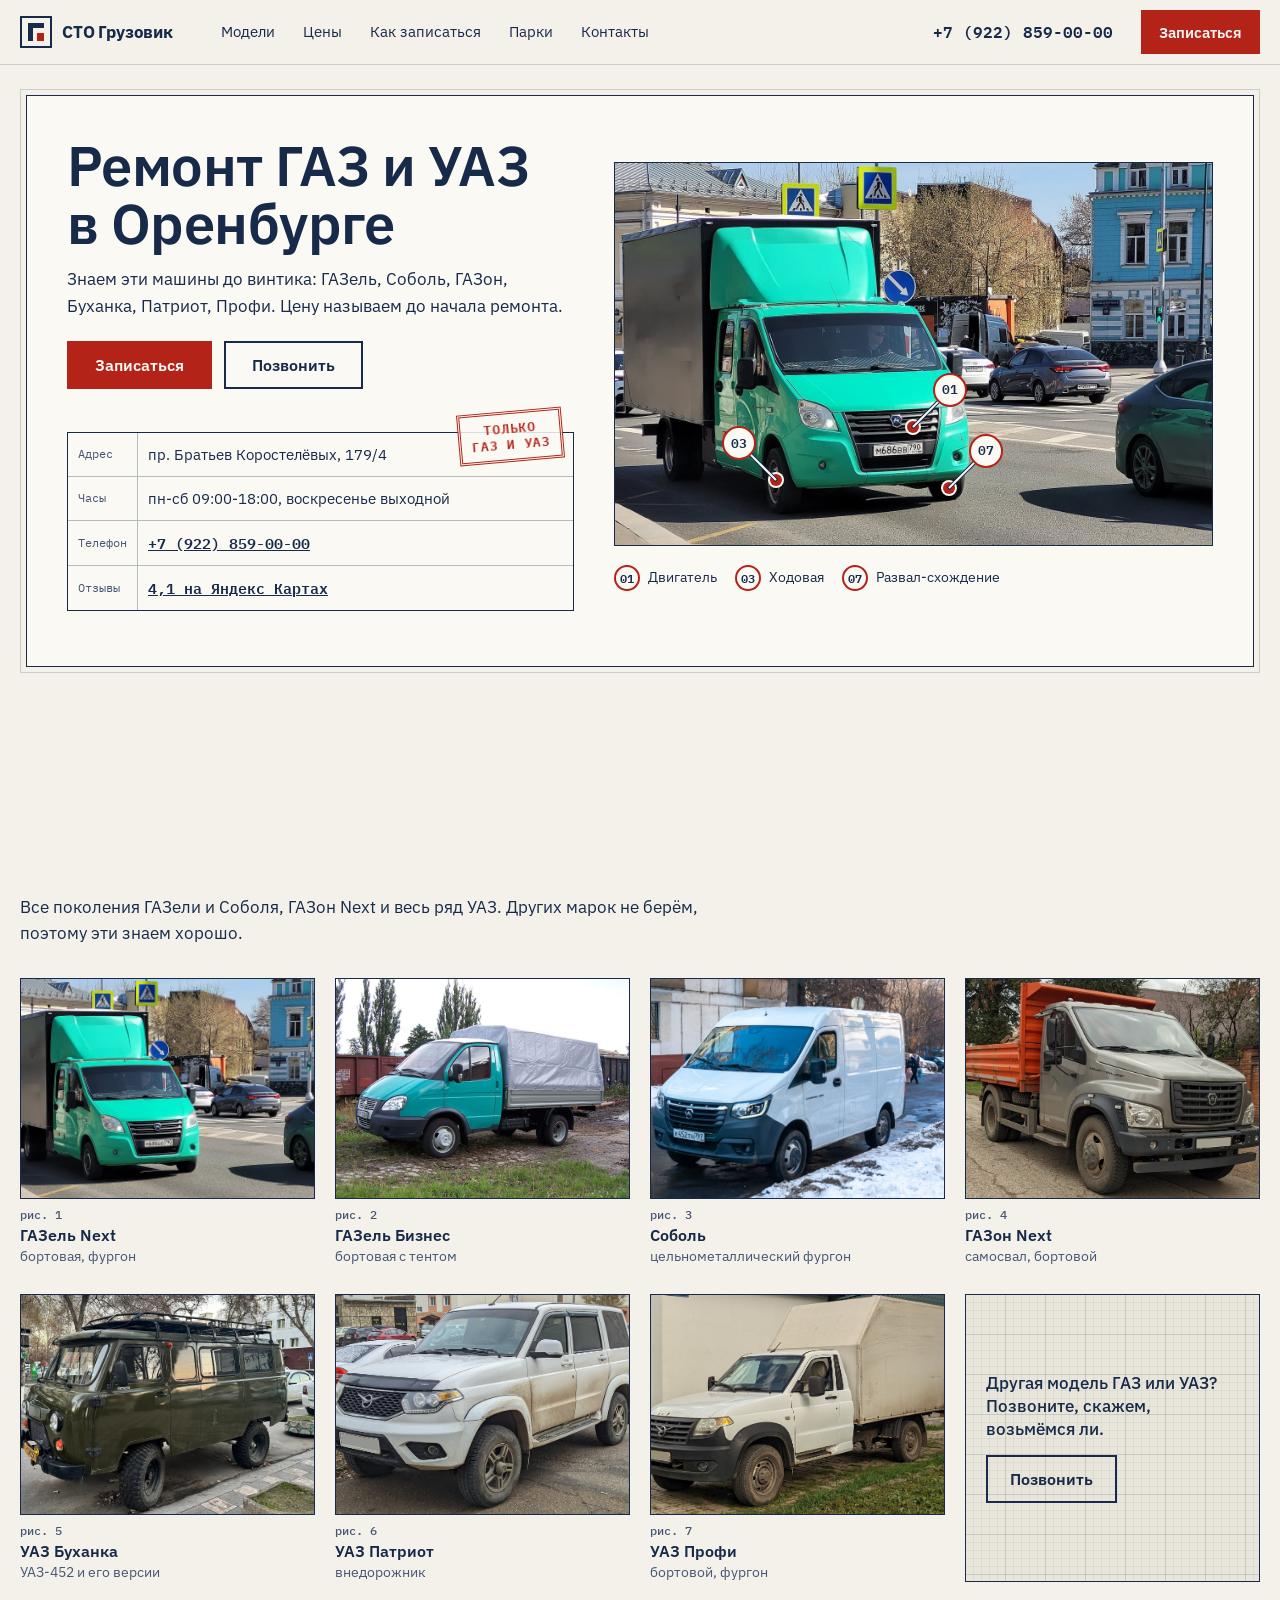
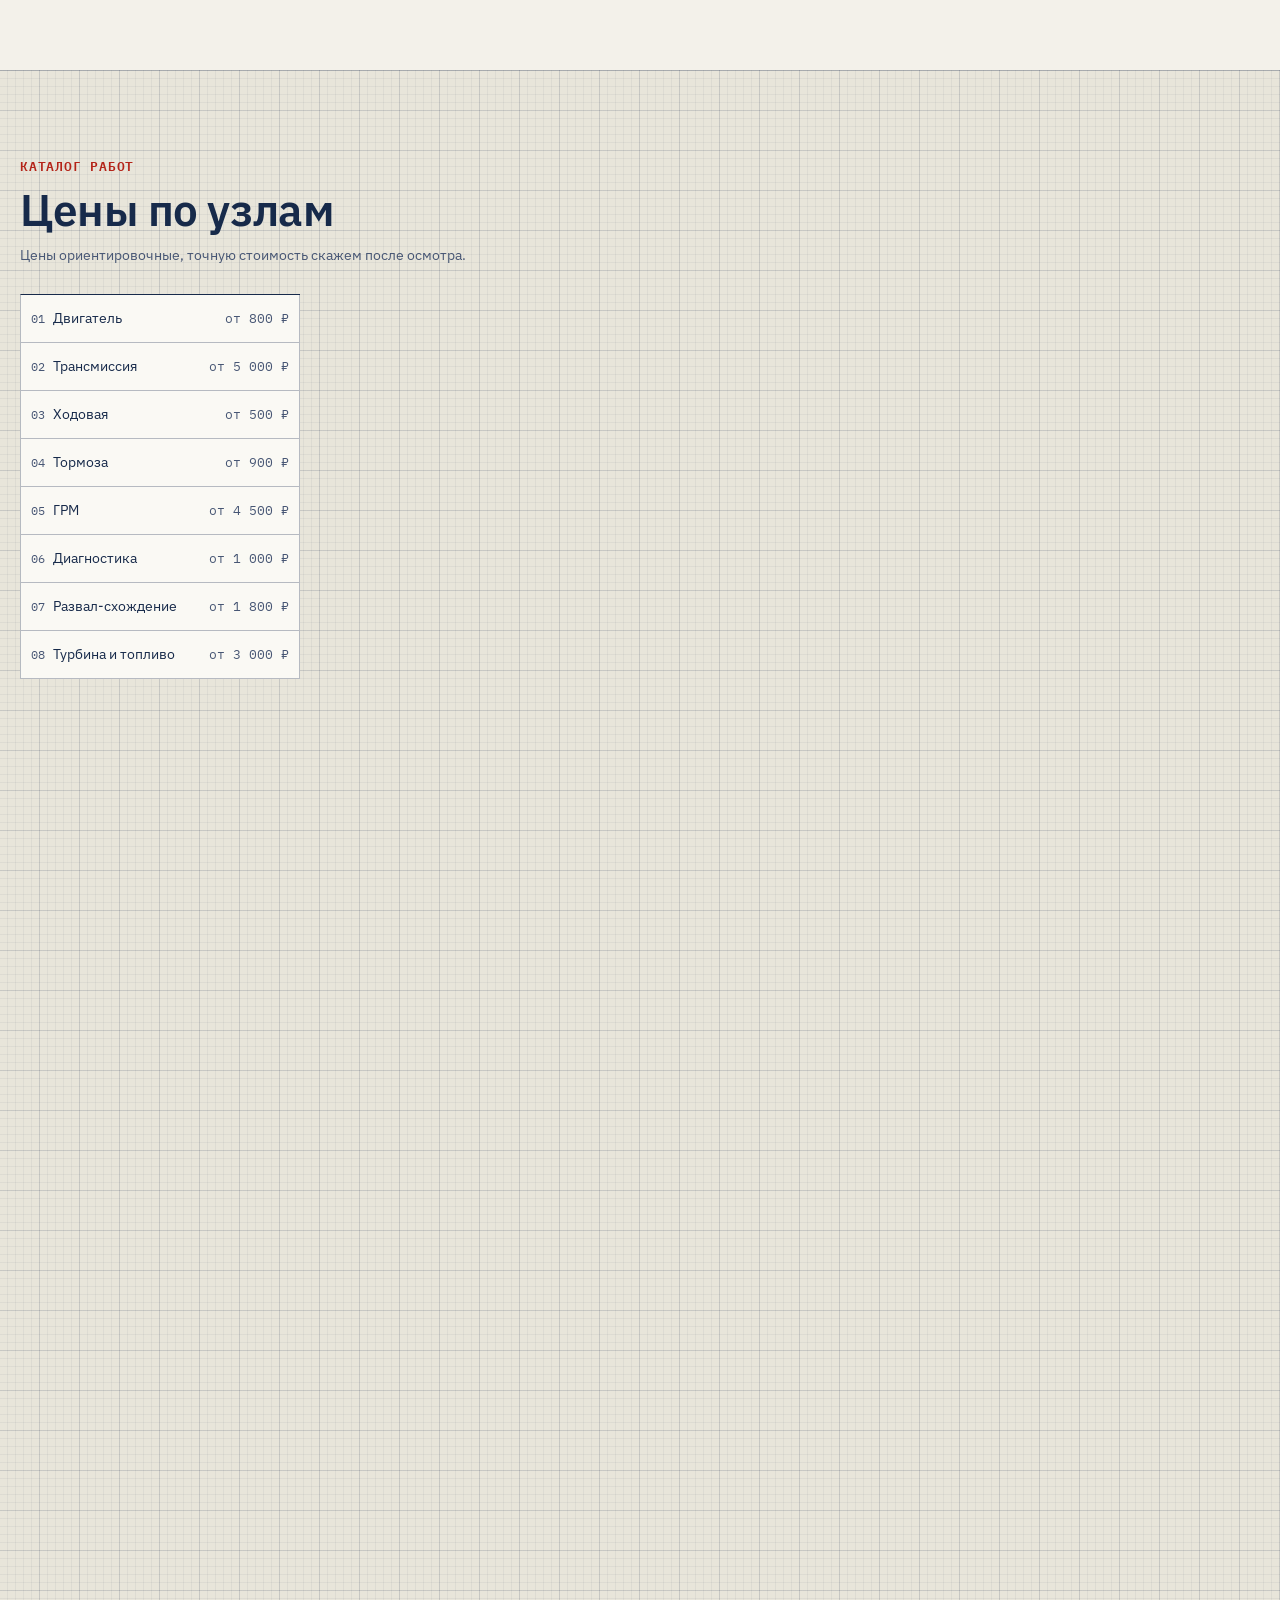
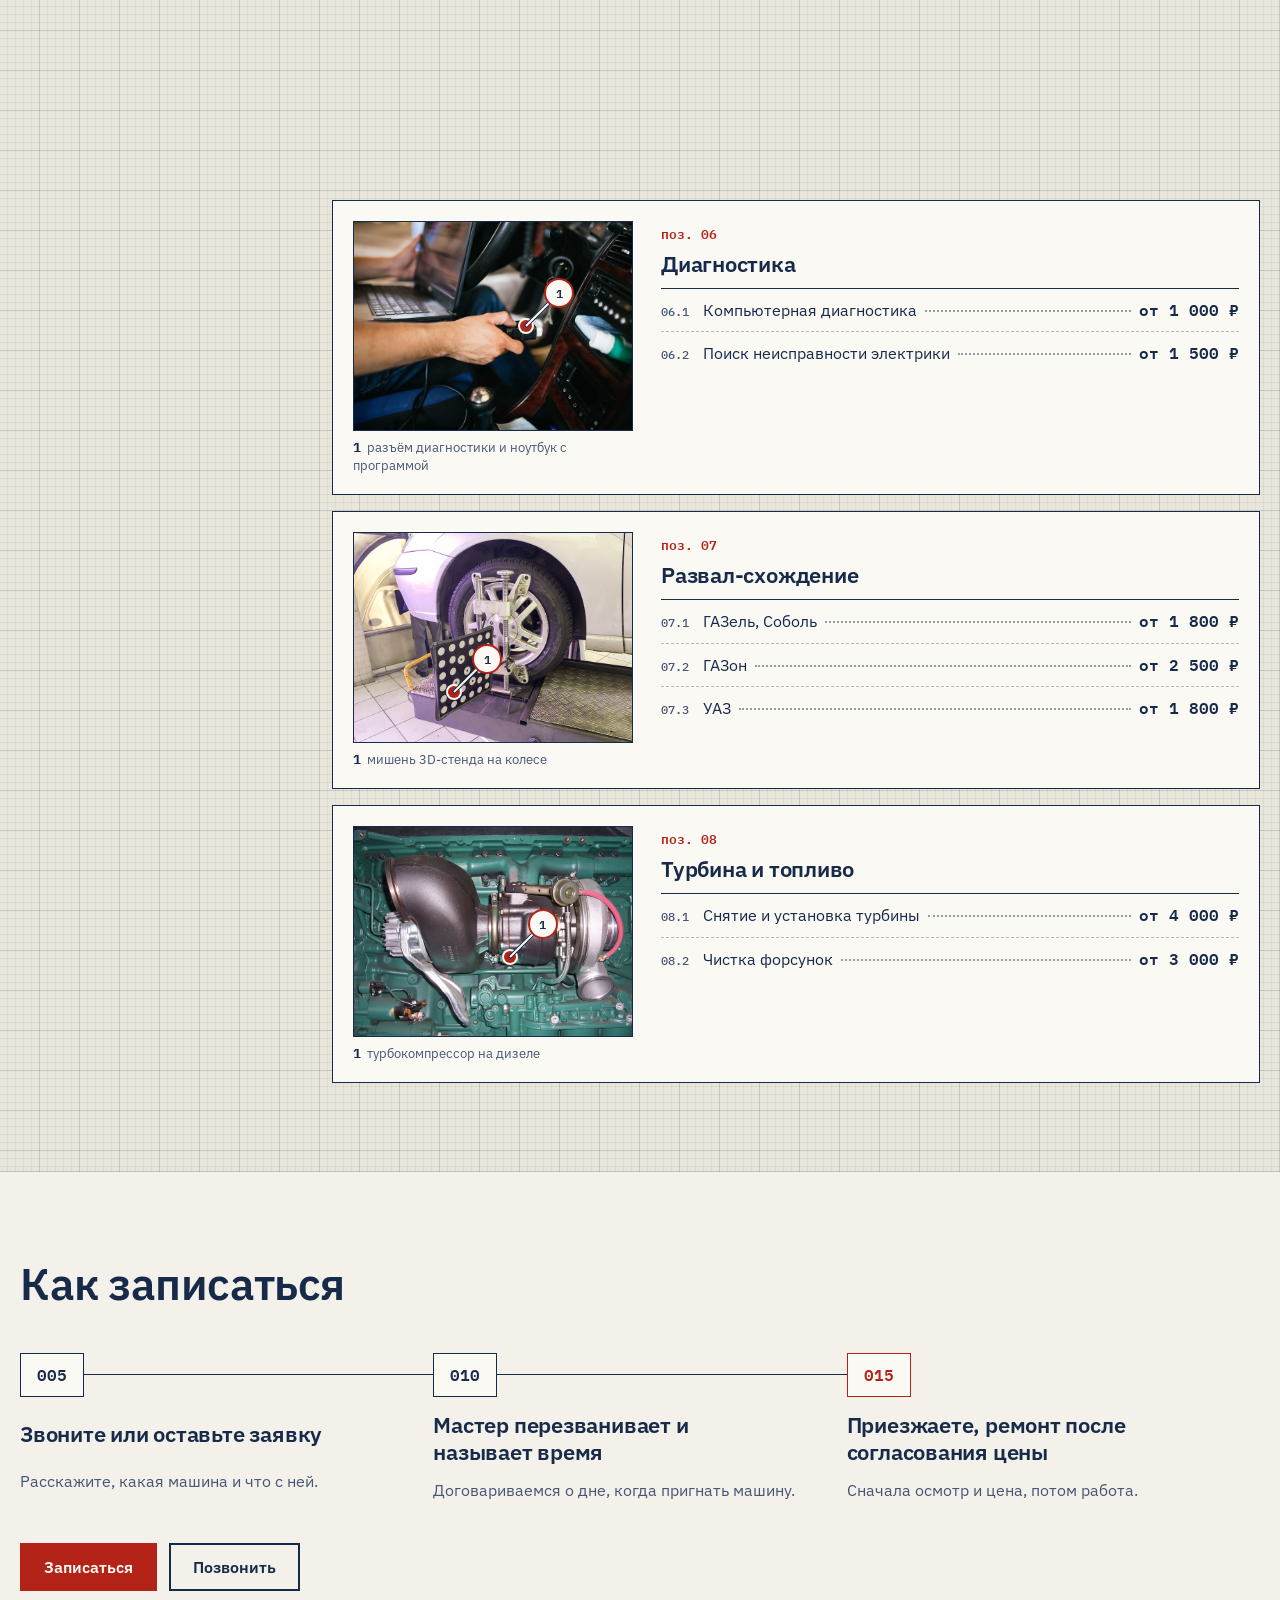
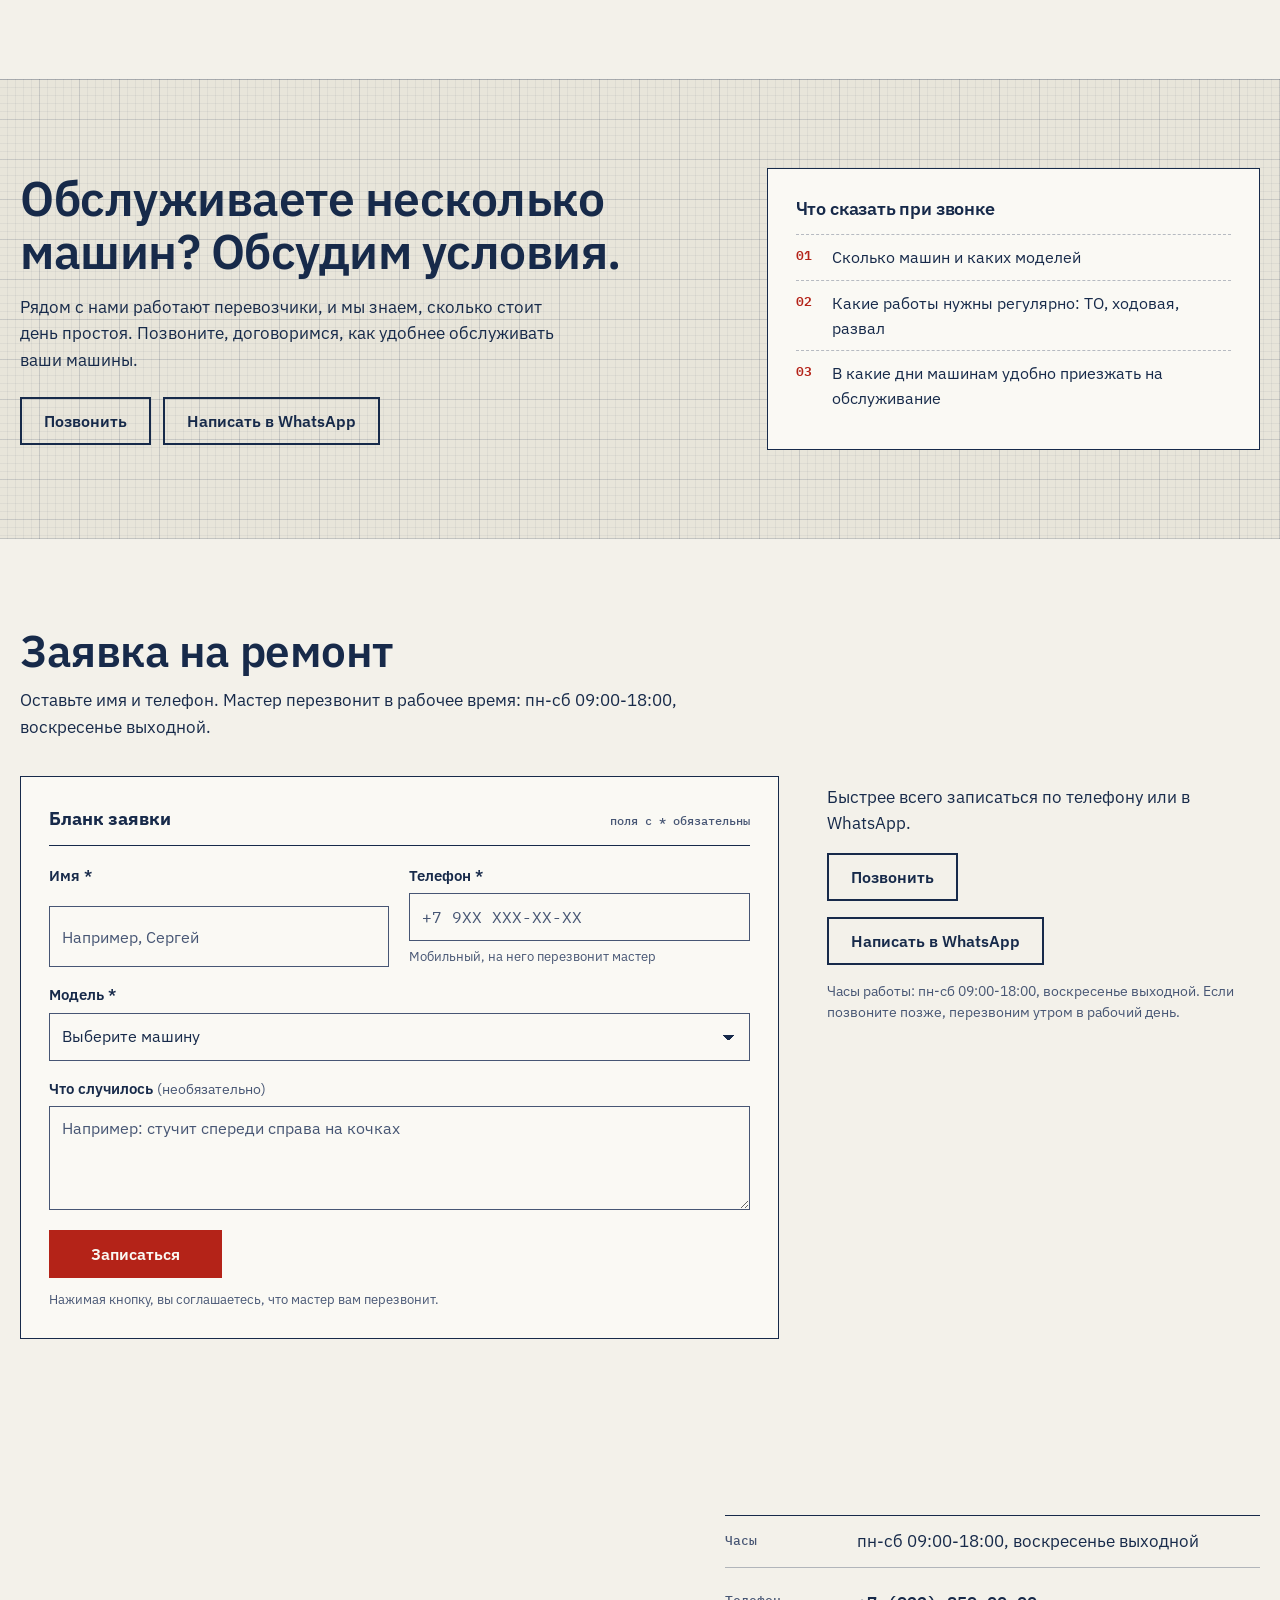
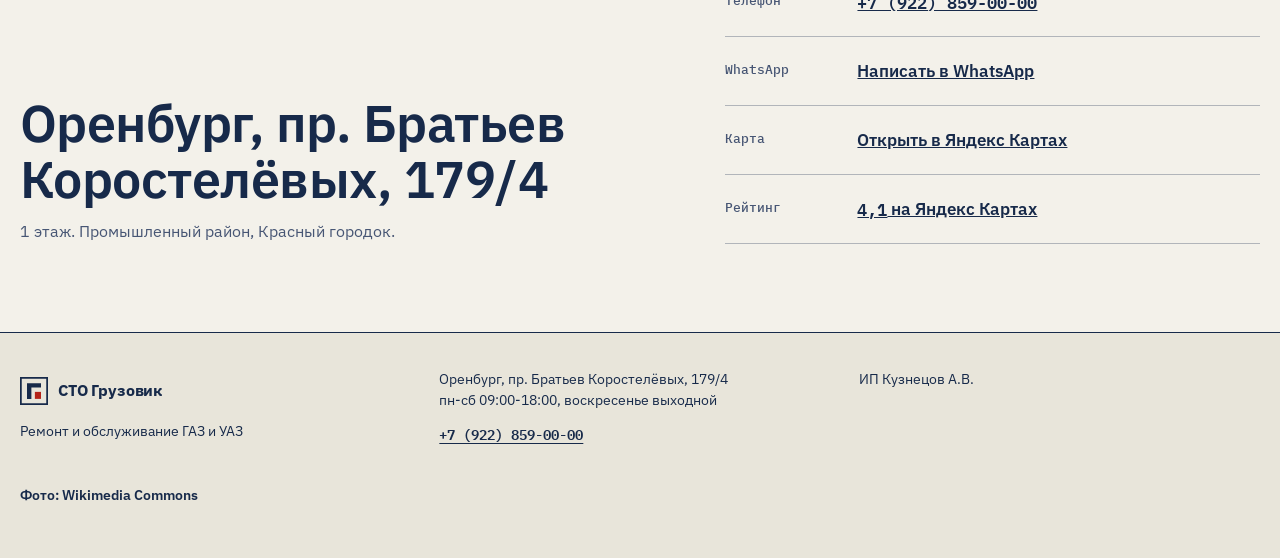
<file: v2-chertezh.html>
<!DOCTYPE html>
<html lang="ru">
<head>
<meta charset="utf-8">
<meta name="viewport" content="width=device-width, initial-scale=1">
<title>СТО Грузовик: ремонт ГАЗ и УАЗ в Оренбурге</title>
<meta name="description" content="Ремонт и обслуживание ГАЗель, Соболь, ГАЗон, УАЗ Буханка, Патриот, Профи в Оренбурге. Проспект Братьев Коростелёвых, 179/4. Цены по узлам, запись по телефону +7 (922) 859-00-00.">
<link rel="preconnect" href="https://fonts.googleapis.com">
<link rel="preconnect" href="https://fonts.gstatic.com" crossorigin>
<link href="https://fonts.googleapis.com/css2?family=IBM+Plex+Mono:wght@400;500;600&family=IBM+Plex+Sans:wght@400;500;600;700&display=swap" rel="stylesheet">
<style>
/*
  Вариант 2 «Техкарта». Палитра (только эти значения, полупрозрачные слои только от них):
  #f3f1ea  бумага, фон страницы
  #faf9f4  лист: рамка первого экрана, карточки каталога, поля формы
  #e8e5da  бумага-2: подложка миллиметровки, подвал
  #172a4a  чернила: основной текст, линии, рамки
  #475674  чернила-2: вторичный текст, коды позиций, рамки полей
  #b42318  акцент «штамп ОТК»: кнопка записи, штампы, точки выносок, ошибки
  Контрасты (WCAG):
  #172a4a на #f3f1ea 12,67:1 | на #faf9f4 13,58:1 | на #e8e5da 11,35:1
  #475674 на #f3f1ea 6,52:1  | на #faf9f4 6,99:1  | на #e8e5da 5,84:1
  #b42318 на #f3f1ea 5,82:1  | на #faf9f4 6,24:1  | на #e8e5da 5,21:1
  #faf9f4 на #b42318 6,24:1 (текст кнопки) | #faf9f4 на #172a4a 13,58:1 (вторичная кнопка при наведении)
  Линии миллиметровки: #172a4a с прозрачностью 0,05-0,11, текст на ней считается по #e8e5da.
  Форма углов: радиус 0 везде. Круг только у номеров-выносок и точек, как на чертеже.
*/
.v2{
  --paper:#f3f1ea; --sheet:#faf9f4; --paper2:#e8e5da;
  --ink:#172a4a; --ink2:#475674; --red:#b42318;
  --line:rgba(23,42,74,.18); --line-strong:rgba(23,42,74,.55);
  --sans:"IBM Plex Sans",system-ui,sans-serif; --mono:"IBM Plex Mono",ui-monospace,monospace;
  --pad:20px; --max:1280px;
}
*{box-sizing:border-box}
html{scroll-behavior:smooth;-webkit-text-size-adjust:100%}
@media (prefers-reduced-motion:reduce){html{scroll-behavior:auto}}
body{margin:0}
.v2{background:#f3f1ea;color:#172a4a; /* на #f3f1ea: 12,67:1 */
  font-family:var(--sans);font-size:16px;line-height:1.55;min-height:100dvh;overflow-x:hidden}
.v2 img{display:block;max-width:100%;height:auto}
.v2 a{color:inherit}
.v2 h1,.v2 h2,.v2 h3{margin:0;font-weight:600;line-height:1.1;letter-spacing:-.01em}
.v2 p{margin:0}
.v2 .wrap{max-width:var(--max);margin:0 auto;padding:0 var(--pad)}
.v2 .mono{font-family:var(--mono)}
.v2 .nw{white-space:nowrap}
.v2 .num{font-family:var(--mono);font-variant-numeric:tabular-nums;letter-spacing:0;white-space:nowrap}
.v2 :focus-visible{outline:2px solid #b42318;outline-offset:3px}
.v2 .sr{position:absolute;width:1px;height:1px;overflow:hidden;clip:rect(0 0 0 0);white-space:nowrap}

/* миллиметровка: мелкая клетка 8px, крупная 40px */
.v2 .mm{background-color:#e8e5da;
  background-image:
    linear-gradient(rgba(23,42,74,.11) 1px,transparent 1px),
    linear-gradient(90deg,rgba(23,42,74,.11) 1px,transparent 1px),
    linear-gradient(rgba(23,42,74,.05) 1px,transparent 1px),
    linear-gradient(90deg,rgba(23,42,74,.05) 1px,transparent 1px);
  background-size:40px 40px,40px 40px,8px 8px,8px 8px;background-position:-1px -1px}

/* кнопки */
.v2 .btn{display:inline-flex;align-items:center;justify-content:center;gap:8px;min-height:48px;padding:0 22px;
  font:600 16px/1 var(--sans);text-decoration:none;white-space:nowrap;border:2px solid #b42318;cursor:pointer;
  transition:transform .15s ease,background-color .15s ease,color .15s ease}
.v2 .btn:active{transform:translateY(1px)}
.v2 .btn-red{background:#b42318;color:#faf9f4} /* на #b42318: 6,24:1 */
.v2 .btn-red:hover{background:#172a4a;border-color:#172a4a} /* #faf9f4 на #172a4a: 13,58:1 */
.v2 .btn-line{background:transparent;color:#172a4a;border-color:#172a4a} /* на #faf9f4 13,58:1, на #e8e5da 11,35:1 */
.v2 .btn-line:hover{background:#172a4a;color:#faf9f4}

/* ---------- шапка ---------- */
.v2 .top{position:relative;z-index:20;background:#f3f1ea;border-bottom:1px solid rgba(23,42,74,.18)}
.v2 .top-row{display:flex;align-items:center;gap:12px;min-height:64px}
.v2 .brand{display:flex;align-items:center;gap:10px;min-height:44px;text-decoration:none;font-weight:700;font-size:17px;letter-spacing:-.01em;white-space:nowrap}
.v2 .brand svg{flex:none}
.v2 .nav{display:none}
.v2 .top-phone{display:none}
.v2 .top .btn{margin-left:auto;min-height:44px;padding:0 16px;font-size:15px}
.v2 .top-strip{display:flex;align-items:center;justify-content:space-between;gap:12px;border-top:1px solid rgba(23,42,74,.18);min-height:44px}
.v2 .top-strip a{font-family:var(--mono);font-weight:600;font-size:15px;letter-spacing:0;text-decoration:none;min-height:44px;display:flex;align-items:center}
.v2 .top-strip a.wa{font-family:var(--sans);font-weight:500;text-decoration:underline;text-underline-offset:4px;padding:0 4px}
@media (min-width:1024px){
  .v2 .top{position:sticky;top:0}
  .v2 .top-strip{display:none}
  .v2 .nav{display:flex;gap:4px;margin-left:24px}
  .v2 .nav a{font-size:15px;text-decoration:none;padding:12px 12px;color:#172a4a}
  .v2 .nav a:hover{text-decoration:underline;text-underline-offset:4px}
  .v2 .top-phone{display:flex;align-items:center;min-height:44px;margin-left:auto;font-family:var(--mono);font-weight:600;font-size:16px;letter-spacing:0;text-decoration:none}
  .v2 .top .btn{margin-left:16px}
}

/* ---------- первый экран: лист чертежа ---------- */
.v2 .hero{padding:16px 0 48px}
.v2 .sheet{position:relative;background:#faf9f4;border:1.5px solid #172a4a;outline:1px solid rgba(23,42,74,.18);outline-offset:5px;
  display:grid;gap:24px;padding:24px 16px 20px;margin:6px}
.v2 .hero h1{font-size:clamp(34px,8.6vw,56px);line-height:1.04}
.v2 .hero-sub{margin-top:14px;font-size:17px;max-width:34em;color:#172a4a}
.v2 .hero-cta{display:grid;grid-template-columns:1fr 1fr;gap:10px;margin-top:22px}
.v2 .hero-cta .btn{padding:0 12px}
@media (min-width:600px){ .v2 .hero-cta{display:flex;gap:12px} .v2 .hero-cta .btn{padding:0 26px} }
.v2 .fig{position:relative;margin:0}
.v2 .fig-img{position:relative;border:1px solid #172a4a}
.v2 .fig-img img{width:100%;height:auto;aspect-ratio:1408/900;object-fit:cover}
.v2 .legend{display:flex;flex-wrap:wrap;gap:0 18px;margin:10px 0 0;padding:0;list-style:none;font-size:14px}
.v2 .legend a{display:flex;align-items:center;gap:8px;min-height:44px;text-decoration:none}
.v2 .legend b{font-family:var(--mono);font-weight:600;font-size:12px;letter-spacing:0;width:26px;height:26px;border:2px solid #b42318;border-radius:50%;display:grid;place-items:center;flex:none}
.v2 .legend a:hover span{text-decoration:underline;text-underline-offset:3px}
.v2 .legend .note{display:flex;align-items:center;min-height:44px;font-size:13px;color:#475674} /* на #faf9f4: 6,99:1 */

/* основная надпись (штамп чертежа) с адресом и часами */
.v2 .tblock{position:relative;border:1.5px solid #172a4a;display:grid;grid-template-columns:auto 1fr;font-size:15px}
.v2 .tblock dt,.v2 .tblock dd{margin:0;padding:8px 10px;border-bottom:1px solid rgba(23,42,74,.3)}
.v2 .tblock dt{font-family:var(--mono);font-size:12px;letter-spacing:0;color:#475674;border-right:1px solid rgba(23,42,74,.3);display:flex;align-items:center} /* на #faf9f4: 6,99:1 */
.v2 .tblock dd{display:flex;align-items:center;min-height:44px;padding-top:0;padding-bottom:0}
.v2 .tblock dt:nth-last-of-type(1),.v2 .tblock dd:last-of-type{border-bottom:0}
.v2 .tblock a{font-family:var(--mono);font-weight:600;letter-spacing:0;display:inline-flex;align-items:center;min-height:44px}
.v2 .stamp{display:inline-block;color:#b42318;border:3px double #b42318;padding:6px 10px;font:600 13px/1.25 var(--mono);letter-spacing:.06em;text-transform:uppercase;text-align:center;transform:rotate(-5deg);background:rgba(250,249,244,.85)}
.v2 .tblock .stamp{position:absolute;right:10px;top:-22px}
@media (prefers-reduced-motion:no-preference){
  .v2 .tblock .stamp{animation:press .5s .35s cubic-bezier(.2,.8,.2,1) both}
  @keyframes press{from{opacity:0;transform:rotate(-5deg) scale(1.6)}to{opacity:1;transform:rotate(-5deg) scale(1)}}
}
@media (min-width:900px){
  .v2 .hero{padding:24px 0 72px}
  .v2 .sheet{grid-template-columns:minmax(0,11fr) minmax(0,13fr);grid-template-areas:"txt fig" "tb fig";gap:28px 40px;padding:40px;align-items:start}
  .v2 .hero-txt{grid-area:txt}
  .v2 .fig{grid-area:fig;align-self:center}
  .v2 .tblock{grid-area:tb;align-self:end}
  .v2 .hero-cta{display:flex;gap:12px}
  .v2 .hero-cta .btn{padding:0 26px}
}

/* выноски на фото: точка, линия, номер в круге */
.v2 .co{position:absolute;left:var(--x);top:var(--y);width:0;height:0}
.v2 .co::before{content:"";position:absolute;left:-6px;top:-6px;width:12px;height:12px;border-radius:50%;background:#b42318;box-shadow:0 0 0 2px #faf9f4}
.v2 .co i{position:absolute;left:0;top:-1px;width:44px;height:2px;background:#faf9f4;box-shadow:0 0 0 1px #172a4a;transform-origin:0 50%;transform:rotate(-45deg)}
.v2 .co b{position:absolute;left:18px;top:-50px;width:32px;height:32px;border-radius:50%;background:#faf9f4;border:2px solid #b42318;
  display:grid;place-items:center;font:600 12px/1 var(--mono);letter-spacing:0;color:#172a4a;text-decoration:none} /* на #faf9f4: 13,58:1 */
.v2 .co.l i{transform:rotate(-135deg)}
.v2 .co.l b{left:-50px}
.v2 a.co-link{position:absolute;inset:-14px;display:block}
.v2 .co b a{position:absolute;inset:-8px;border-radius:50%}
.v2 .co b:has(a:hover),.v2 .co.hl b{background:#b42318;color:#faf9f4}
@media (min-width:900px){ .v2 .co b{width:34px;height:34px;left:20px;top:-54px;font-size:13px} .v2 .co.l b{left:-54px} }

/* ---------- модели ---------- */
.v2 .sec{padding:56px 0}
.v2 .h2{font-size:clamp(28px,6vw,44px)}
.v2 .lead{margin-top:12px;font-size:17px;max-width:40em}
.v2 .models{display:grid;grid-template-columns:1fr 1fr;gap:20px 12px;margin-top:32px}
.v2 .model{margin:0}
.v2 .model img{width:100%;aspect-ratio:4/3;object-fit:cover;border:1px solid #172a4a;background:#e8e5da}
.v2 .model figcaption{padding-top:8px;display:grid;gap:2px}
.v2 .model .rf{font:500 12px/1.3 var(--mono);letter-spacing:0;color:#475674} /* на #f3f1ea: 6,52:1 */
.v2 .model strong{font-size:16px;font-weight:600;line-height:1.25}
.v2 .model span{font-size:14px;color:#475674;line-height:1.35}
.v2 .model-other{border:1.5px solid #172a4a;padding:14px;display:grid;gap:14px;align-content:center}
.v2 .model-other p{font-size:15px;font-weight:500;line-height:1.35}
.v2 .model-other .btn{justify-self:start}
@media (min-width:768px){
  .v2 .sec{padding:88px 0}
  .v2 .models{grid-template-columns:repeat(4,1fr);gap:28px 20px}
  .v2 .model-other{padding:20px}
  .v2 .model-other p{font-size:17px}
}

/* ---------- каталог цен ---------- */
.v2 .price-sec{border-top:1px solid rgba(23,42,74,.18);border-bottom:1px solid rgba(23,42,74,.18)}
.v2 .eyebrow{font:600 13px/1.2 var(--mono);letter-spacing:.06em;text-transform:uppercase;color:#b42318;margin-bottom:12px} /* на #e8e5da: 5,21:1 */
.v2 .disclaim{margin-top:10px;font-size:14px;color:#475674} /* на #e8e5da: 5,84:1 */
.v2 .cat{display:grid;gap:24px;margin-top:28px}
.v2 .idx{list-style:none;margin:0;padding:0;display:grid;grid-template-columns:1fr 1fr;border-top:1.5px solid #172a4a;border-left:1px solid rgba(23,42,74,.3);background:#faf9f4}
.v2 .idx a{display:flex;align-items:center;gap:8px;min-height:48px;padding:6px 10px;text-decoration:none;font-size:14px;line-height:1.2;
  border-right:1px solid rgba(23,42,74,.3);border-bottom:1px solid rgba(23,42,74,.3)}
.v2 .idx a:hover{background:#f3f1ea}
.v2 .idx .p{font-family:var(--mono);font-size:12px;color:#475674;letter-spacing:0;flex:none} /* на #faf9f4: 6,99:1 */
.v2 .idx .f{display:none}
.v2 .nodes{display:grid;gap:16px}
.v2 .node{background:#faf9f4;border:1.5px solid #172a4a;scroll-margin-top:84px;display:grid;grid-template-columns:132px 1fr;gap:14px;padding:14px;align-items:start}
.v2 .node-fig{margin:0;grid-row:span 1}
.v2 .node-fig .ph{position:relative;border:1px solid #172a4a;overflow:hidden}
.v2 .node-fig img{width:100%;aspect-ratio:4/3;object-fit:cover}
.v2 .node-fig figcaption{display:none}
.v2 .node .co b{width:24px;height:24px;left:12px;top:-36px;font-size:11px}
.v2 .node .co i{width:30px}
.v2 .node .co.l b{left:-36px}
.v2 .node-head{align-self:center}
.v2 .node-head .p{font:600 13px/1 var(--mono);letter-spacing:0;color:#b42318} /* на #faf9f4: 6,24:1 */
.v2 .node-head h3{font-size:22px;margin-top:6px}
.v2 .node-head .cap{margin-top:6px;font-size:13px;color:#475674;line-height:1.35} /* на #faf9f4: 6,99:1 */
.v2 .works{grid-column:1 / -1;list-style:none;margin:0;padding:0;border-top:1px solid #172a4a}
.v2 .works li{display:flex;align-items:last baseline;gap:8px;padding:10px 0;border-bottom:1px dashed rgba(23,42,74,.3);font-size:15px;line-height:1.35}
.v2 .works li:last-child{border-bottom:0;padding-bottom:0}
.v2 .works .c{font:500 12px/1 var(--mono);letter-spacing:0;color:#475674;flex:none;width:34px} /* на #faf9f4: 6,99:1 */
.v2 .works .n{flex:0 1 auto}
.v2 .works .d{flex:1 1 10px;min-width:10px;border-bottom:2px dotted rgba(23,42,74,.45);transform:translateY(-4px)}
.v2 .works .pr{font:600 15px/1.35 var(--mono);font-variant-numeric:tabular-nums;letter-spacing:0;white-space:nowrap;text-align:right;flex:none}
@media (min-width:768px){
  .v2 .node{grid-template-columns:280px 1fr;gap:12px 28px;padding:20px}
  .v2 .node-fig{grid-row:span 2}
  .v2 .node-fig figcaption{display:block;margin-top:8px;font-size:13px;color:#475674;line-height:1.35}
  .v2 .node-fig figcaption b{font-family:var(--mono);color:#172a4a;margin-right:6px}
  .v2 .node{grid-template-rows:auto 1fr}
  .v2 .node-head{align-self:start}
  .v2 .works{align-self:start}
  .v2 .node-head .cap{display:none}
  .v2 .works{grid-column:auto}
  .v2 .works li{font-size:16px}
  .v2 .works .pr{font-size:16px}
  .v2 .node .co b{width:30px;height:30px;left:18px;top:-48px;font-size:12px}
  .v2 .node .co i{width:42px}
  .v2 .node .co.l b{left:-48px}
}
@media (min-width:1024px){
  .v2 .cat{grid-template-columns:280px 1fr;gap:32px;align-items:start}
  .v2 .idx{position:sticky;top:88px;grid-template-columns:1fr}
  .v2 .idx .f{display:inline;margin-left:auto;font-family:var(--mono);font-size:13px;font-variant-numeric:tabular-nums;letter-spacing:0;white-space:nowrap;color:#475674}
}

/* ---------- как записаться: операционная карта ---------- */
.v2 .ops{list-style:none;margin:32px 0 0;padding:0;display:grid;gap:0;counter-reset:op}
.v2 .op{position:relative;display:grid;grid-template-columns:64px 1fr;gap:4px 16px;padding:0 0 28px}
.v2 .op::before{content:"";position:absolute;left:31px;top:44px;bottom:0;width:1.5px;background:#172a4a}
.v2 .op:last-child::before{display:none}
.v2 .op .on{grid-row:span 2;width:64px;height:44px;border:1.5px solid #172a4a;background:#faf9f4;display:grid;place-items:center;font:600 16px/1 var(--mono);letter-spacing:0}
.v2 .op h3{font-size:20px;line-height:1.25;padding-top:2px}
.v2 .op p{font-size:16px;color:#475674} /* на #f3f1ea: 6,52:1 */
.v2 .op:last-child .on{border-color:#b42318;color:#b42318} /* на #faf9f4: 6,24:1 */
.v2 .ops-cta{margin-top:8px;display:flex;flex-wrap:wrap;gap:12px}
@media (min-width:900px){
  .v2 .ops{grid-template-columns:repeat(3,1fr);margin-top:44px}
  .v2 .op{grid-template-columns:1fr;gap:12px;padding:0 32px 0 0}
  .v2 .op::before{left:64px;right:0;top:21px;bottom:auto;width:auto;height:1.5px}
  .v2 .op .on{grid-row:auto}
  .v2 .op h3{font-size:22px;max-width:14em}
  .v2 .ops-cta{margin-top:40px}
}

/* ---------- парки ---------- */
.v2 .fleet{border-top:1px solid rgba(23,42,74,.18);border-bottom:1px solid rgba(23,42,74,.18)}
.v2 .fleet-in{display:grid;gap:28px}
.v2 .fleet h2{font-size:clamp(28px,6.4vw,48px);max-width:14em}
.v2 .fleet .lead{max-width:32em;margin-top:16px}
.v2 .fleet-cta{display:flex;flex-wrap:wrap;gap:12px;margin-top:24px}
.v2 .memo{background:#faf9f4;border:1.5px solid #172a4a;padding:20px}
.v2 .memo h3{font-size:18px;line-height:1.3}
.v2 .memo ol{margin:14px 0 0;padding:0;list-style:none;counter-reset:m}
.v2 .memo li{counter-increment:m;display:grid;grid-template-columns:36px 1fr;padding:10px 0;border-top:1px dashed rgba(23,42,74,.3);font-size:16px}
.v2 .memo li::before{content:counter(m,decimal-leading-zero);font:600 13px/1.6 var(--mono);color:#b42318;letter-spacing:0} /* на #faf9f4: 6,24:1 */
@media (min-width:900px){
  .v2 .fleet-in{grid-template-columns:7fr 5fr;gap:56px;align-items:center}
  .v2 .memo{padding:28px}
}

/* ---------- форма ---------- */
.v2 .order{display:grid;gap:28px;margin-top:28px}
.v2 .form{background:#faf9f4;border:1.5px solid #172a4a;padding:20px 16px;position:relative}
.v2 .form-h{display:flex;justify-content:space-between;align-items:baseline;gap:12px;border-bottom:1.5px solid #172a4a;padding-bottom:12px;margin-bottom:18px}
.v2 .form-h strong{font-size:18px}
.v2 .form-h span{font:500 12px/1 var(--mono);color:#475674;letter-spacing:0} /* на #faf9f4: 6,99:1 */
.v2 .field{display:grid;gap:6px;margin-bottom:16px}
.v2 .field label{font-weight:600;font-size:15px}
.v2 .field label small{font-weight:400;color:#475674;font-size:14px} /* на #faf9f4: 6,99:1 */
.v2 .field input,.v2 .field select,.v2 .field textarea{width:100%;min-height:48px;padding:10px 12px;font:400 16px/1.4 var(--sans);color:#172a4a;
  background:#faf9f4;border:1.5px solid #475674;border-radius:0;appearance:none;-webkit-appearance:none} /* рамка #475674 на #faf9f4: 6,99:1 */
.v2 .field input[type=tel]{font-family:var(--mono);letter-spacing:0}
.v2 .field textarea{min-height:104px;resize:vertical}
.v2 .field select{background-image:linear-gradient(45deg,transparent 50%,#172a4a 50%),linear-gradient(135deg,#172a4a 50%,transparent 50%);
  background-position:calc(100% - 20px) 21px,calc(100% - 14px) 21px;background-size:6px 6px;background-repeat:no-repeat;padding-right:40px}
.v2 .field input::placeholder,.v2 .field textarea::placeholder{color:#475674;opacity:1} /* на #faf9f4: 6,99:1 */
.v2 .field input:focus,.v2 .field select:focus,.v2 .field textarea:focus{outline:2px solid #172a4a;outline-offset:0;border-color:#172a4a}
.v2 .field [aria-invalid=true]{border-color:#b42318;border-width:2px}
.v2 .hint{font-size:13px;color:#475674} /* на #faf9f4: 6,99:1 */
.v2 .err{font-size:14px;font-weight:500;color:#b42318;min-height:0} /* на #faf9f4: 6,24:1 */
.v2 .err:empty{display:none}
.v2 .trap{position:absolute;left:-9999px;width:1px;height:1px;overflow:hidden}
.v2 .form .btn{width:100%;margin-top:4px}
.v2 .form-note{margin-top:12px;font-size:13px;color:#475674} /* на #faf9f4: 6,99:1 */
.v2 .ok{display:none;margin-top:16px;padding:16px;border:1.5px solid #172a4a;background:#f3f1ea}
.v2 .ok.on{display:grid;gap:12px;justify-items:start}
.v2 .ok p{font-size:16px;font-weight:500}
.v2 .ok .stamp{transform:rotate(-3deg)}
.v2 .side{display:grid;gap:16px;align-content:start}
.v2 .side p{font-size:17px}
.v2 .side .btn{width:100%}
.v2 .side .small{font-size:14px;color:#475674} /* на #f3f1ea: 6,52:1 */
@media (min-width:900px){
  .v2 .order{grid-template-columns:minmax(0,7fr) minmax(0,4fr);gap:48px;margin-top:36px}
  .v2 .form{padding:28px}
  .v2 .form-grid{display:grid;grid-template-columns:1fr 1fr;gap:0 20px}
  .v2 .form-grid .wide{grid-column:1 / -1}
  .v2 .form .btn{width:auto;padding:0 40px}
  .v2 .side{padding-top:8px}
  .v2 .side .btn{width:auto;justify-self:start}
}

/* ---------- контакты ---------- */
.v2 .contacts{display:grid;gap:28px}
.v2 .addr{font-size:clamp(28px,6.6vw,52px);font-weight:600;line-height:1.08;letter-spacing:-.01em}
.v2 .addr-sub{margin-top:12px;font-size:16px;color:#475674} /* на #f3f1ea: 6,52:1 */
.v2 .cdata{margin:0;display:grid;grid-template-columns:1fr;border-top:1.5px solid #172a4a}
.v2 .cdata div{display:grid;grid-template-columns:120px 1fr;gap:12px;padding:12px 0;border-bottom:1px solid rgba(23,42,74,.3);align-items:center}
.v2 .cdata dt{font:500 13px/1.3 var(--mono);color:#475674;letter-spacing:0} /* на #f3f1ea: 6,52:1 */
.v2 .cdata dd{margin:0;font-size:17px}
.v2 .cdata a{display:inline-flex;align-items:center;min-height:44px;font-weight:600}
.v2 .cdata .num{font-weight:600}
@media (min-width:900px){
  .v2 .contacts{grid-template-columns:6fr 5fr;gap:64px;align-items:end}
}

/* ---------- подвал ---------- */
.v2 .foot{background:#e8e5da;border-top:1.5px solid #172a4a;padding:36px 0 40px;font-size:14px}
.v2 .foot-in{display:grid;gap:18px}
.v2 .foot .brand{font-size:16px}
.v2 .foot p{color:#172a4a} /* на #e8e5da: 11,35:1 */
.v2 .foot a{text-underline-offset:3px}
.v2 .foot .tel{font-family:var(--mono);font-weight:600;letter-spacing:0;display:inline-flex;min-height:44px;align-items:center}
.v2 .credits summary{cursor:pointer;min-height:44px;display:flex;align-items:center;font-weight:600}
.v2 .credits ul{margin:8px 0 0;padding:0;list-style:none;display:grid;gap:6px;color:#172a4a;font-size:13px}
.v2 .credits li span{color:#475674} /* на #e8e5da: 5,84:1 */
@media (min-width:900px){ .v2 .foot-in{grid-template-columns:1fr 1fr 1fr;align-items:start} .v2 .credits{grid-column:1 / -1} .v2 .credits ul{grid-template-columns:1fr 1fr;gap:6px 32px} }

/* ---------- нижняя панель на телефоне ---------- */
.v2 .dock{position:fixed;left:0;right:0;bottom:0;z-index:30;display:grid;grid-template-columns:1fr 1fr;gap:8px;padding:8px 12px calc(8px + env(safe-area-inset-bottom));
  background:#f3f1ea;border-top:1.5px solid #172a4a;transition:transform .25s ease}
.v2 .dock .btn{min-height:48px;padding:0 8px}
.v2 .dock.hide{transform:translateY(110%)}
@media (max-width:1023px){ .v2{padding-bottom:72px} }
@media (min-width:1024px){ .v2 .dock{display:none} }

/* появление при прокрутке: только если есть JS и пользователь не просил меньше движения */
@media (prefers-reduced-motion:no-preference){
  .js .v2 .rv{opacity:0;transform:translateY(16px);transition:opacity .5s ease,transform .5s cubic-bezier(.16,1,.3,1)}
  .js .v2 .rv.in{opacity:1;transform:none}
}
</style>
</head>
<body>
<div class="v2">

<header class="top">
  <div class="wrap">
    <div class="top-row">
      <a class="brand" href="#top" aria-label="СТО Грузовик, в начало страницы">
        <svg width="32" height="32" viewBox="0 0 32 32" aria-hidden="true"><rect x="1" y="1" width="30" height="30" fill="none" stroke="#172a4a" stroke-width="2"/><path d="M8 7h16v5H13v13H8z" fill="#172a4a"/><rect x="17" y="17" width="7" height="8" fill="#b42318"/></svg>
        СТО Грузовик
      </a>
      <nav class="nav" aria-label="Разделы">
        <a href="#modeli">Модели</a>
        <a href="#ceny">Цены</a>
        <a href="#kak">Как записаться</a>
        <a href="#parki">Парки</a>
        <a href="#kontakty">Контакты</a>
      </nav>
      <a class="top-phone" href="tel:+79228590000">+7 (922) 859-00-00</a>
      <a class="btn btn-red" href="#zapis">Записаться</a>
    </div>
    <div class="top-strip">
      <a href="tel:+79228590000">+7 (922) 859-00-00</a>
      <a class="wa" href="https://wa.me/79228590000" target="_blank" rel="noopener">WhatsApp</a>
    </div>
  </div>
</header>

<main id="top">

<!-- Первый экран: лист чертежа с выносками и основной надписью -->
<section class="hero">
  <div class="wrap">
    <div class="sheet">
      <div class="hero-txt">
        <h1>Ремонт ГАЗ и&nbsp;УАЗ <br>в&nbsp;Оренбурге</h1>
        <p class="hero-sub">Знаем эти машины до винтика: ГАЗель, Соболь, ГАЗон, Буханка, Патриот, Профи. Цену называем до начала ремонта.</p>
        <div class="hero-cta">
          <a class="btn btn-red" href="#zapis">Записаться</a>
          <a class="btn btn-line" href="tel:+79228590000">Позвонить</a>
        </div>
      </div>

      <figure class="fig">
        <div class="fig-img">
          <img src="photos/gazelle-next.jpg" width="1408" height="900" fetchpriority="high" alt="ГАЗель Next с фургоном на городской улице, вид спереди">
          <span class="co" style="--x:50%;--y:69%"><i></i><b><a href="#poz-01" aria-label="поз. 01, двигатель: цены"></a>01</b></span>
          <span class="co l" style="--x:27%;--y:83%"><i></i><b><a href="#poz-03" aria-label="поз. 03, ходовая: цены"></a>03</b></span>
          <span class="co" style="--x:56%;--y:85%"><i></i><b><a href="#poz-07" aria-label="поз. 07, развал-схождение: цены"></a>07</b></span>
        </div>
        <ul class="legend" aria-label="Узлы на фото">
          <li><a href="#poz-01" data-co="0"><b>01</b><span>Двигатель</span></a></li>
          <li><a href="#poz-03" data-co="1"><b>03</b><span>Ходовая</span></a></li>
          <li><a href="#poz-07" data-co="2"><b>07</b><span>Развал-схождение</span></a></li>
        </ul>
      </figure>

      <dl class="tblock">
        <dt>Адрес</dt><dd>пр. Братьев Коростелёвых, 179/4</dd>
        <dt>Часы</dt><dd><span><span class="nw">пн-сб 09:00-18:00</span>, воскресенье выходной</span></dd>
        <dt>Телефон</dt><dd><a href="tel:+79228590000">+7 (922) 859-00-00</a></dd>
        <dt>Отзывы</dt><dd><a href="https://yandex.ru/maps/org/avtoservis/204003473422/" target="_blank" rel="noopener">4,1 на Яндекс Картах</a></dd>
        <span class="stamp" aria-hidden="true">Только<br>ГАЗ и УАЗ</span>
      </dl>
    </div>
  </div>
</section>

<!-- Модели -->
<section class="sec" id="modeli">
  <div class="wrap">
    <h2 class="h2 rv">С какими машинами работаем</h2>
    <p class="lead rv">Все поколения ГАЗели и Соболя, ГАЗон Next и весь ряд УАЗ. Других марок не берём, поэтому эти знаем хорошо.</p>
    <div class="models">
      <figure class="model rv">
        <img src="photos/gazelle-next.jpg" width="1408" height="900" loading="lazy" alt="ГАЗель Next, бортовая с фургоном">
        <figcaption><span class="rf">рис. 1</span><strong>ГАЗель Next</strong><span>бортовая, фургон</span></figcaption>
      </figure>
      <figure class="model rv">
        <img src="photos/gazelle-business.jpg" width="1600" height="1270" loading="lazy" alt="ГАЗель Бизнес, бортовая с тентом">
        <figcaption><span class="rf">рис. 2</span><strong>ГАЗель Бизнес</strong><span>бортовая с тентом</span></figcaption>
      </figure>
      <figure class="model rv">
        <img src="photos/gaz-sobol.jpg" width="1360" height="1071" loading="lazy" alt="ГАЗ Соболь, цельнометаллический фургон">
        <figcaption><span class="rf">рис. 3</span><strong>Соболь</strong><span>цельнометаллический фургон</span></figcaption>
      </figure>
      <figure class="model rv">
        <img src="photos/gazon-next.jpg" width="1600" height="1145" loading="lazy" alt="ГАЗон Next, самосвал">
        <figcaption><span class="rf">рис. 4</span><strong>ГАЗон Next</strong><span>самосвал, бортовой</span></figcaption>
      </figure>
      <figure class="model rv">
        <img src="photos/uaz-452-bukhanka.jpg" width="1456" height="1200" loading="lazy" alt="УАЗ-452 Буханка цвета хаки с багажником на крыше">
        <figcaption><span class="rf">рис. 5</span><strong>УАЗ Буханка</strong><span>УАЗ-452 и его версии</span></figcaption>
      </figure>
      <figure class="model rv">
        <img src="photos/uaz-patriot.jpg" width="1600" height="1085" loading="lazy" alt="УАЗ Патриот белого цвета">
        <figcaption><span class="rf">рис. 6</span><strong>УАЗ Патриот</strong><span>внедорожник</span></figcaption>
      </figure>
      <figure class="model rv">
        <img src="photos/uaz-profi.jpg" width="1600" height="1057" loading="lazy" alt="УАЗ Профи с фургоном">
        <figcaption><span class="rf">рис. 7</span><strong>УАЗ Профи</strong><span>бортовой, фургон</span></figcaption>
      </figure>
      <div class="model-other mm rv">
        <p>Другая модель ГАЗ или УАЗ? Позвоните, скажем, возьмёмся ли.</p>
        <a class="btn btn-line" href="tel:+79228590000">Позвонить</a>
      </div>
    </div>
  </div>
</section>

<!-- ДЕМО-ЦЕНЫ: заменить на цены сервиса -->
<section class="sec price-sec mm" id="ceny">
  <div class="wrap">
    <p class="eyebrow">Каталог работ</p>
    <h2 class="h2">Цены по узлам</h2>
    <p class="disclaim">Цены ориентировочные, точную стоимость скажем после осмотра.</p>

    <div class="cat">
      <ol class="idx" aria-label="Узлы">
        <li><a href="#poz-01"><span class="p">01</span>Двигатель<span class="f">от 800 ₽</span></a></li>
        <li><a href="#poz-02"><span class="p">02</span>Трансмиссия<span class="f">от 5 000 ₽</span></a></li>
        <li><a href="#poz-03"><span class="p">03</span>Ходовая<span class="f">от 500 ₽</span></a></li>
        <li><a href="#poz-04"><span class="p">04</span>Тормоза<span class="f">от 900 ₽</span></a></li>
        <li><a href="#poz-05"><span class="p">05</span>ГРМ<span class="f">от 4 500 ₽</span></a></li>
        <li><a href="#poz-06"><span class="p">06</span>Диагностика<span class="f">от 1 000 ₽</span></a></li>
        <li><a href="#poz-07"><span class="p">07</span>Развал-схождение<span class="f">от 1 800 ₽</span></a></li>
        <li><a href="#poz-08"><span class="p">08</span>Турбина и топливо<span class="f">от 3 000 ₽</span></a></li>
      </ol>

      <div class="nodes">
        <article class="node rv" id="poz-01">
          <figure class="node-fig">
            <div class="ph"><img src="photos/part-engine.jpg" width="1600" height="1200" loading="lazy" alt="Снятый двигатель с навесным оборудованием"><span class="co" style="--x:70%;--y:62%"><i></i><b>1</b></span></div>
            <figcaption><b>1</b>генератор и привод навесного оборудования</figcaption>
          </figure>
          <div class="node-head"><span class="p">поз. 01</span><h3>Двигатель</h3><p class="cap">1: генератор и привод навесного</p></div>
          <ol class="works">
            <li><span class="c">01.1</span><span class="n">Компьютерная диагностика двигателя</span><span class="d"></span><span class="pr">от 1&nbsp;000&nbsp;₽</span></li>
            <li><span class="c">01.2</span><span class="n">Замена масла и фильтров</span><span class="d"></span><span class="pr">от 800&nbsp;₽</span></li>
            <li><span class="c">01.3</span><span class="n">Капитальный ремонт двигателя</span><span class="d"></span><span class="pr">от 35&nbsp;000&nbsp;₽</span></li>
          </ol>
        </article>

        <article class="node rv" id="poz-02">
          <figure class="node-fig">
            <div class="ph"><img src="photos/part-transmission-clutch.jpg" width="1600" height="1200" loading="lazy" alt="Изношенный диск сцепления крупным планом"><span class="co l" style="--x:88%;--y:52%"><i></i><b>1</b></span></div>
            <figcaption><b>1</b>фрикционные накладки диска сцепления</figcaption>
          </figure>
          <div class="node-head"><span class="p">поз. 02</span><h3>Трансмиссия</h3><p class="cap">1: накладки диска сцепления</p></div>
          <ol class="works">
            <li><span class="c">02.1</span><span class="n">Замена сцепления</span><span class="d"></span><span class="pr">от 5&nbsp;000&nbsp;₽</span></li>
            <li><span class="c">02.2</span><span class="n">Ремонт КПП</span><span class="d"></span><span class="pr">от 7&nbsp;000&nbsp;₽</span></li>
            <li><span class="c">02.3</span><span class="n">Ремонт заднего моста</span><span class="d"></span><span class="pr">от 6&nbsp;000&nbsp;₽</span></li>
          </ol>
        </article>

        <article class="node rv" id="poz-03">
          <figure class="node-fig">
            <div class="ph"><img src="photos/part-suspension.jpg" width="1600" height="1200" loading="lazy" alt="Стойка амортизатора с пружиной и ступицей на полу"><span class="co" style="--x:28%;--y:48%"><i></i><b>1</b></span></div>
            <figcaption><b>1</b>стойка амортизатора с пружиной</figcaption>
          </figure>
          <div class="node-head"><span class="p">поз. 03</span><h3>Ходовая</h3><p class="cap">1: стойка амортизатора с пружиной</p></div>
          <ol class="works">
            <li><span class="c">03.1</span><span class="n">Диагностика подвески</span><span class="d"></span><span class="pr">от 500&nbsp;₽</span></li>
            <li><span class="c">03.2</span><span class="n">Замена шаровой опоры</span><span class="d"></span><span class="pr">от 1&nbsp;200&nbsp;₽</span></li>
            <li><span class="c">03.3</span><span class="n">Замена амортизаторов (пара)</span><span class="d"></span><span class="pr">от 1&nbsp;800&nbsp;₽</span></li>
          </ol>
        </article>

        <article class="node rv" id="poz-04">
          <figure class="node-fig">
            <div class="ph"><img src="photos/part-brakes.jpg" width="1424" height="1068" loading="lazy" alt="Ржавый тормозной диск и суппорт на машине"><span class="co" style="--x:30%;--y:58%"><i></i><b>1</b></span></div>
            <figcaption><b>1</b>суппорт; диск под ним в ржавчине, пора менять</figcaption>
          </figure>
          <div class="node-head"><span class="p">поз. 04</span><h3>Тормоза</h3><p class="cap">1: суппорт и тормозной диск</p></div>
          <ol class="works">
            <li><span class="c">04.1</span><span class="n">Замена колодок (ось)</span><span class="d"></span><span class="pr">от 900&nbsp;₽</span></li>
            <li><span class="c">04.2</span><span class="n">Замена дисков (ось)</span><span class="d"></span><span class="pr">от 1&nbsp;800&nbsp;₽</span></li>
            <li><span class="c">04.3</span><span class="n">Прокачка тормозов</span><span class="d"></span><span class="pr">от 1&nbsp;000&nbsp;₽</span></li>
          </ol>
        </article>

        <article class="node rv" id="poz-05">
          <figure class="node-fig">
            <div class="ph"><img src="photos/part-timing.jpg" width="1600" height="1200" loading="lazy" alt="Привод ГРМ: цепь и звёздочки распредвалов"><span class="co" style="--x:22%;--y:36%"><i></i><b>1</b></span></div>
            <figcaption><b>1</b>цепь ГРМ на звёздочках распредвалов</figcaption>
          </figure>
          <div class="node-head"><span class="p">поз. 05</span><h3>ГРМ</h3><p class="cap">1: цепь на звёздочках распредвалов</p></div>
          <ol class="works">
            <li><span class="c">05.1</span><span class="n">Замена цепи ГРМ</span><span class="d"></span><span class="pr">от 8&nbsp;000&nbsp;₽</span></li>
            <li><span class="c">05.2</span><span class="n">Замена ремня ГРМ</span><span class="d"></span><span class="pr">от 4&nbsp;500&nbsp;₽</span></li>
          </ol>
        </article>

        <article class="node rv" id="poz-06">
          <figure class="node-fig">
            <div class="ph"><img src="photos/part-diagnostics.jpg" width="1424" height="1068" loading="lazy" alt="Мастер подключает разъём диагностики к машине, рядом ноутбук"><span class="co" style="--x:62%;--y:50%"><i></i><b>1</b></span></div>
            <figcaption><b>1</b>разъём диагностики и ноутбук с программой</figcaption>
          </figure>
          <div class="node-head"><span class="p">поз. 06</span><h3>Диагностика</h3><p class="cap">1: разъём диагностики</p></div>
          <ol class="works">
            <li><span class="c">06.1</span><span class="n">Компьютерная диагностика</span><span class="d"></span><span class="pr">от 1&nbsp;000&nbsp;₽</span></li>
            <li><span class="c">06.2</span><span class="n">Поиск неисправности электрики</span><span class="d"></span><span class="pr">от 1&nbsp;500&nbsp;₽</span></li>
          </ol>
        </article>

        <article class="node rv" id="poz-07">
          <figure class="node-fig">
            <div class="ph"><img src="photos/part-wheel-alignment.jpg" width="1600" height="1200" loading="lazy" alt="Колесо на стенде развал-схождения с мишенью"><span class="co" style="--x:36%;--y:76%"><i></i><b>1</b></span></div>
            <figcaption><b>1</b>мишень 3D-стенда на колесе</figcaption>
          </figure>
          <div class="node-head"><span class="p">поз. 07</span><h3>Развал-схождение</h3><p class="cap">1: мишень 3D-стенда на колесе</p></div>
          <ol class="works">
            <li><span class="c">07.1</span><span class="n">ГАЗель, Соболь</span><span class="d"></span><span class="pr">от 1&nbsp;800&nbsp;₽</span></li>
            <li><span class="c">07.2</span><span class="n">ГАЗон</span><span class="d"></span><span class="pr">от 2&nbsp;500&nbsp;₽</span></li>
            <li><span class="c">07.3</span><span class="n">УАЗ</span><span class="d"></span><span class="pr">от 1&nbsp;800&nbsp;₽</span></li>
          </ol>
        </article>

        <article class="node rv" id="poz-08">
          <figure class="node-fig">
            <div class="ph"><img src="photos/part-turbo.jpg" width="1600" height="1200" loading="lazy" alt="Турбокомпрессор на дизельном двигателе"><span class="co" style="--x:56%;--y:62%"><i></i><b>1</b></span></div>
            <figcaption><b>1</b>турбокомпрессор на дизеле</figcaption>
          </figure>
          <div class="node-head"><span class="p">поз. 08</span><h3>Турбина и топливо</h3><p class="cap">1: турбокомпрессор на дизеле</p></div>
          <ol class="works">
            <li><span class="c">08.1</span><span class="n">Снятие и установка турбины</span><span class="d"></span><span class="pr">от 4&nbsp;000&nbsp;₽</span></li>
            <li><span class="c">08.2</span><span class="n">Чистка форсунок</span><span class="d"></span><span class="pr">от 3&nbsp;000&nbsp;₽</span></li>
          </ol>
        </article>
      </div>
    </div>
  </div>
</section>

<!-- Как записаться: операции 005, 010, 015, как в технологической карте -->
<section class="sec" id="kak">
  <div class="wrap">
    <h2 class="h2 rv">Как записаться</h2>
    <ol class="ops">
      <li class="op rv"><span class="on" aria-hidden="true">005</span><h3>Звоните или оставьте заявку</h3><p>Расскажите, какая машина и что с ней.</p></li>
      <li class="op rv"><span class="on" aria-hidden="true">010</span><h3>Мастер перезванивает и называет время</h3><p>Договариваемся о дне, когда пригнать машину.</p></li>
      <li class="op rv"><span class="on" aria-hidden="true">015</span><h3>Приезжаете, ремонт после согласования цены</h3><p>Сначала осмотр и цена, потом работа.</p></li>
    </ol>
    <div class="ops-cta rv">
      <a class="btn btn-red" href="#zapis">Записаться</a>
      <a class="btn btn-line" href="tel:+79228590000">Позвонить</a>
    </div>
  </div>
</section>

<!-- Для владельцев парков -->
<section class="sec fleet mm" id="parki">
  <div class="wrap fleet-in">
    <div class="rv">
      <h2>Обслуживаете несколько машин? Обсудим условия.</h2>
      <p class="lead">Рядом с нами работают перевозчики, и мы знаем, сколько стоит день простоя. Позвоните, договоримся, как удобнее обслуживать ваши машины.</p>
      <div class="fleet-cta">
        <a class="btn btn-line" href="tel:+79228590000">Позвонить</a>
        <a class="btn btn-line" href="https://wa.me/79228590000" target="_blank" rel="noopener">Написать в WhatsApp</a>
      </div>
    </div>
    <div class="memo rv">
      <h3>Что сказать при звонке</h3>
      <ol>
        <li>Сколько машин и каких моделей</li>
        <li>Какие работы нужны регулярно: ТО, ходовая, развал</li>
        <li>В какие дни машинам удобно приезжать на обслуживание</li>
      </ol>
    </div>
  </div>
</section>

<!-- Форма записи -->
<section class="sec" id="zapis">
  <div class="wrap">
    <h2 class="h2 rv">Заявка на ремонт</h2>
    <p class="lead rv">Оставьте имя и телефон. Мастер перезвонит в рабочее время: <span class="nw">пн-сб 09:00-18:00</span>, воскресенье выходной.</p>
    <div class="order">
      <!-- ФОРМА-ВИТРИНА: отправка не подключена -->
      <form class="form rv" id="lead" novalidate>
        <div class="form-h"><strong>Бланк заявки</strong><span>поля с * обязательны</span></div>
        <div class="form-grid">
          <div class="field">
            <label for="f-name">Имя *</label>
            <input id="f-name" name="name" type="text" autocomplete="name" maxlength="60" aria-describedby="e-name" placeholder="Например, Сергей">
            <p class="err" id="e-name" aria-live="polite"></p>
          </div>
          <div class="field">
            <label for="f-phone">Телефон *</label>
            <input id="f-phone" name="phone" type="tel" inputmode="tel" autocomplete="tel" maxlength="24" aria-describedby="h-phone e-phone" placeholder="+7 9XX XXX-XX-XX">
            <p class="hint" id="h-phone">Мобильный, на него перезвонит мастер</p>
            <p class="err" id="e-phone" aria-live="polite"></p>
          </div>
          <div class="field wide">
            <label for="f-model">Модель *</label>
            <select id="f-model" name="model" aria-describedby="e-model">
              <option value="">Выберите машину</option>
              <option>ГАЗель</option>
              <option>Соболь</option>
              <option>ГАЗон</option>
              <option>УАЗ Буханка</option>
              <option>УАЗ Патриот</option>
              <option>УАЗ Профи</option>
              <option>другая</option>
            </select>
            <p class="err" id="e-model" aria-live="polite"></p>
          </div>
          <div class="field wide">
            <label for="f-msg">Что случилось <small>(необязательно)</small></label>
            <textarea id="f-msg" name="message" maxlength="1000" aria-describedby="e-msg" placeholder="Например: стучит спереди справа на кочках"></textarea>
            <p class="err" id="e-msg" aria-live="polite"></p>
          </div>
        </div>
        <div class="trap" aria-hidden="true">
          <label for="f-website">Сайт</label>
          <input id="f-website" name="website" type="text" tabindex="-1" autocomplete="off">
        </div>
        <button class="btn btn-red" type="submit">Записаться</button>
        <p class="form-note">Нажимая кнопку, вы соглашаетесь, что мастер вам перезвонит.</p>
        <div class="ok" id="ok" role="status" tabindex="-1">
          <span class="stamp">Проверено</span>
          <p>Заявка заполнена верно. В рабочей версии сайта она сразу придёт мастеру в Telegram.</p>
        </div>
      </form>

      <aside class="side rv" aria-label="Быстрая связь">
        <p>Быстрее всего записаться по телефону или в WhatsApp.</p>
        <a class="btn btn-line" href="tel:+79228590000">Позвонить</a>
        <a class="btn btn-line" href="https://wa.me/79228590000" target="_blank" rel="noopener">Написать в WhatsApp</a>
        <p class="small">Часы работы: <span class="nw">пн-сб 09:00-18:00</span>, воскресенье выходной. Если позвоните позже, перезвоним утром в рабочий день.</p>
      </aside>
    </div>
  </div>
</section>

<!-- Контакты -->
<section class="sec" id="kontakty">
  <div class="wrap contacts">
    <div class="rv">
      <h2 class="addr">Оренбург, пр. Братьев Коростелёвых, 179/4</h2>
      <p class="addr-sub">1 этаж. Промышленный район, Красный городок.</p>
    </div>
    <dl class="cdata rv">
      <div><dt>Часы</dt><dd><span class="nw">пн-сб 09:00-18:00</span>, воскресенье выходной</dd></div>
      <div><dt>Телефон</dt><dd><a class="num" href="tel:+79228590000">+7 (922) 859-00-00</a></dd></div>
      <div><dt>WhatsApp</dt><dd><a href="https://wa.me/79228590000" target="_blank" rel="noopener">Написать в WhatsApp</a></dd></div>
      <div><dt>Карта</dt><dd><a href="https://yandex.ru/maps/org/avtoservis/204003473422/" target="_blank" rel="noopener">Открыть в Яндекс Картах</a></dd></div>
      <div><dt>Рейтинг</dt><dd><a href="https://yandex.ru/maps/org/avtoservis/204003473422/" target="_blank" rel="noopener"><span class="num">4,1</span>&nbsp;на Яндекс Картах</a></dd></div>
    </dl>
  </div>
</section>

</main>

<footer class="foot">
  <div class="wrap foot-in">
    <div>
      <span class="brand">
        <svg width="28" height="28" viewBox="0 0 32 32" aria-hidden="true"><rect x="1" y="1" width="30" height="30" fill="none" stroke="#172a4a" stroke-width="2"/><path d="M8 7h16v5H13v13H8z" fill="#172a4a"/><rect x="17" y="17" width="7" height="8" fill="#b42318"/></svg>
        СТО Грузовик
      </span>
      <p style="margin-top:8px">Ремонт и обслуживание ГАЗ и УАЗ</p>
    </div>
    <div>
      <p>Оренбург, пр. Братьев Коростелёвых, 179/4</p>
      <p><span class="nw">пн-сб 09:00-18:00</span>, воскресенье выходной</p>
      <a class="tel" href="tel:+79228590000">+7 (922) 859-00-00</a>
    </div>
    <div>
      <p>ИП Кузнецов А.В.</p>
    </div>
    <details class="credits">
      <summary>Фото: Wikimedia Commons</summary>
      <ul>
        <li>ГАЗель Бизнес: GAZ Česká republika, <a href="https://creativecommons.org/licenses/by-sa/4.0/deed.ru" target="_blank" rel="noopener">CC BY-SA 4.0</a>, <a href="https://commons.wikimedia.org/wiki/File:GAZ_GAZelle_3302_V.jpg" target="_blank" rel="noopener">источник</a></li>
        <li>Соболь: Artyom Svetlov, <a href="https://creativecommons.org/licenses/by/4.0/deed.ru" target="_blank" rel="noopener">CC BY 4.0</a>, <a href="https://commons.wikimedia.org/wiki/File:Auto_GAZ_Sobol_Moscow_Bolotnikovskaya_Street_%D0%9A452%D0%A2%D0%9D797_2025-02_854.JPG" target="_blank" rel="noopener">источник</a></li>
        <li>УАЗ-452: Jamshid Nurkulov, <a href="https://creativecommons.org/licenses/by-sa/4.0/deed.ru" target="_blank" rel="noopener">CC BY-SA 4.0</a>, <a href="https://commons.wikimedia.org/wiki/File:UAZ-452._Tashkent,_Chimkent_street_01.jpg" target="_blank" rel="noopener">источник</a></li>
        <li>Двигатель: Shixart1985, <a href="https://creativecommons.org/licenses/by/2.0/deed.ru" target="_blank" rel="noopener">CC BY 2.0</a>, <a href="https://commons.wikimedia.org/wiki/File:Engine_parts_and_components_on_the_floor_in_a_garage.jpg" target="_blank" rel="noopener">источник</a></li>
        <li>Сцепление: Shixart1985, <a href="https://creativecommons.org/licenses/by/2.0/deed.ru" target="_blank" rel="noopener">CC BY 2.0</a>, <a href="https://commons.wikimedia.org/wiki/File:Close-up_view_of_a_worn_clutch_disc_among_automotive_tools_in_a_workshop.jpg" target="_blank" rel="noopener">источник</a></li>
        <li>Тормоза: Shixart1985, <a href="https://creativecommons.org/licenses/by/2.0/deed.ru" target="_blank" rel="noopener">CC BY 2.0</a>, <a href="https://commons.wikimedia.org/wiki/File:Rusty_brake_disc_and_caliper_shown_on_a_vehicle_parked_on_gravel_near_a_road.jpg" target="_blank" rel="noopener">источник</a></li>
        <li>Цепь ГРМ: Logansenf, <a href="https://creativecommons.org/licenses/by-sa/4.0/deed.ru" target="_blank" rel="noopener">CC BY-SA 4.0</a>, <a href="https://commons.wikimedia.org/wiki/File:Timing_Chain.jpg" target="_blank" rel="noopener">источник</a></li>
        <li>Диагностика: Nenad Stojkovic, <a href="https://creativecommons.org/licenses/by/2.0/deed.ru" target="_blank" rel="noopener">CC BY 2.0</a>, <a href="https://commons.wikimedia.org/wiki/File:Man_holding_Obd2_jack_for_car_software_diagnostic.jpg" target="_blank" rel="noopener">источник</a></li>
        <li>Развал-схождение: Mike Peel, <a href="https://creativecommons.org/licenses/by-sa/4.0/deed.ru" target="_blank" rel="noopener">CC BY-SA 4.0</a>, <a href="https://commons.wikimedia.org/wiki/File:Wheel_alignment_on_a_Ford_Focus_2.jpg" target="_blank" rel="noopener">источник</a></li>
        <li>Турбина: Panoha, <a href="https://creativecommons.org/licenses/by-sa/3.0/deed.ru" target="_blank" rel="noopener">CC BY-SA 3.0</a>, <a href="https://commons.wikimedia.org/wiki/File:Turbocharger_assembly.jpg" target="_blank" rel="noopener">источник</a></li>
        <li><span>Остальные фото: CC0 и общественное достояние. Фото обрезаны, правки распространяются на тех же условиях.</span></li>
      </ul>
    </details>
  </div>
</footer>

<div class="dock" id="dock">
  <a class="btn btn-line" href="tel:+79228590000">Позвонить</a>
  <a class="btn btn-red" href="#zapis">Записаться</a>
</div>

</div>
<script>
(function(){
  document.documentElement.classList.add('js');

  /* появление блоков при прокрутке */
  var rv = document.querySelectorAll('.v2 .rv');
  if ('IntersectionObserver' in window) {
    var io = new IntersectionObserver(function(es){
      es.forEach(function(e){ if (e.isIntersecting) { e.target.classList.add('in'); io.unobserve(e.target); } });
    }, {rootMargin:'0px 0px -8% 0px'});
    rv.forEach(function(el){ io.observe(el); });

    /* нижняя панель на телефоне прячется у формы и в подвале */
    var dock = document.getElementById('dock');
    var seen = new Set();
    var io2 = new IntersectionObserver(function(es){
      es.forEach(function(e){ e.isIntersecting ? seen.add(e.target) : seen.delete(e.target); });
      dock.classList.toggle('hide', seen.size > 0);
    });
    io2.observe(document.getElementById('zapis'));
    io2.observe(document.querySelector('.foot'));
  } else {
    rv.forEach(function(el){ el.classList.add('in'); });
  }

  /* подсветка выноски на фото при наведении на легенду */
  var cos = document.querySelectorAll('.v2 .fig .co');
  document.querySelectorAll('.v2 .legend a').forEach(function(a){
    var c = cos[+a.dataset.co];
    a.addEventListener('mouseenter', function(){ c.classList.add('hl'); });
    a.addEventListener('mouseleave', function(){ c.classList.remove('hl'); });
    a.addEventListener('focus', function(){ c.classList.add('hl'); });
    a.addEventListener('blur', function(){ c.classList.remove('hl'); });
  });

  /* ---------- проверка формы (перенос C:\Claude Code\tools\form-rules\lead-rules.ts) ---------- */
  var NAME_RE = /^\p{L}[\p{L}\p{M}]*(?:[ '’-]\p{L}[\p{L}\p{M}]*)*$/u;
  var KB_ROWS = ['йцукенгшщзхъ','фывапролджэё','ячсмитьбю','qwertyuiop','asdfghjkl','zxcvbnm'];
  var VOWELS = /[аеёиоуыэюяaeiouy]/;
  var JUNK_WORDS = /^(тест|тестовый|проверка|test|testing|qwerty|йцукен|фыва|олдж|asdf|asd|qwe|zxc|xxx|ххх|aaa|ааа)$/;
  var MSG = {
    nameEmpty:'Введите имя', nameLen:'Имя: от 2 до 60 символов',
    nameChars:'В имени только буквы, пробел, дефис и апостроф',
    nameJunk:'Похоже на случайный набор букв, укажите настоящее имя',
    phoneEmpty:'Введите телефон', phoneChars:'В номере только цифры, +, пробелы, скобки и дефис',
    phoneRu:'Нужен мобильный номер России: +7\u00a09XX\u00a0XXX\u2011XX\u2011XX',
    phoneJunk:'Похоже на ненастоящий номер, проверьте цифры',
    model:'Выберите модель машины',
    msgLink:'Без ссылок, пожалуйста: опишите поломку словами',
    msgJunk:'Похоже на случайный набор символов, опишите поломку словами',
    msgShort:'Опишите чуть подробнее или оставьте поле пустым'
  };
  function cleanName(v){ return v.normalize('NFC').replace(/\s+/g,' ').trim(); }
  function isJunkWord(w, needVowel){
    if (needVowel === undefined) needVowel = true;
    if (JUNK_WORDS.test(w)) return true;
    if (/(\p{L})\1\1/u.test(w)) return true;
    var latCyr = /^[a-zа-яё]+$/.test(w);
    if (needVowel && latCyr && w.length >= 3 && !VOWELS.test(w)) return true;
    if (latCyr && w.length >= 4 && KB_ROWS.some(function(r){ return Array.from(w).every(function(c){ return r.indexOf(c) > -1; }); })) {
      var pairs = new Set();
      for (var i = 0; i < w.length - 1; i++) { var p = w.slice(i, i+2); if (pairs.has(p)) return true; pairs.add(p); }
    }
    return false;
  }
  function nameError(raw){
    var v = cleanName(raw);
    if (!v) return MSG.nameEmpty;
    if (v.length < 2 || v.length > 60) return MSG.nameLen;
    if (!NAME_RE.test(v)) return MSG.nameChars;
    if (/(^|[ '’-])[A-Z]{12,}($|[ '’-])/.test(v)) return MSG.nameJunk;
    if (v.toLowerCase().split(/[ '’-]+/).some(function(w){ return isJunkWord(w); })) return MSG.nameJunk;
    return '';
  }
  /* Телефон: витрина принимает только мобильные номера России +7 9XX (без библиотеки libphonenumber, сервера нет).
     8 9XX... и 9XX... приводятся к +7. В рабочей версии на сервере - libphonenumber-js/max. */
  function isJunkDigits(national){
    var n = national.slice(-9);
    if ('01234567890'.indexOf(n.slice(-7)) > -1 || '9876543210'.indexOf(n.slice(-7)) > -1) return true;
    for (var p = 1; p <= 4; p++) {
      var rep = true;
      for (var i = p; i < n.length && rep; i++) rep = n[i] === n[i-p];
      if (rep) return true;
    }
    return false;
  }
  function checkPhone(raw){
    var s = raw.trim();
    if (!s) return {e:MSG.phoneEmpty};
    if (s.length > 40 || !/^\+?[\d\s()\-]+$/.test(s)) return {e:MSG.phoneChars};
    var d = s.replace(/\D/g,'');
    var national;
    if (s.charAt(0) === '+') national = d.charAt(0) === '7' ? d.slice(1) : null;
    else if (d.length === 11 && (d.charAt(0) === '8' || d.charAt(0) === '7')) national = d.slice(1);
    else if (d.length === 10) national = d;
    else national = null;
    if (!national || national.length !== 10 || national.charAt(0) !== '9') return {e:MSG.phoneRu};
    if (isJunkDigits(national)) return {e:MSG.phoneJunk};
    return {e:'', v:'+7 ' + national.slice(0,3) + ' ' + national.slice(3,6) + '-' + national.slice(6,8) + '-' + national.slice(8)};
  }
  var LINK_RE = /(https?:\/\/|www\.|t\.me|vk\.com|wa\.me|bit\.ly|@[a-z0-9_]{4,}|\b[a-z0-9-]{2,}\.(ru|com|net|org|рф|su|io|me|info|biz|xyz|top|online|site|shop|pro)\b)/i;
  function msgError(raw){
    var v = raw.normalize('NFC').replace(/\s+/g,' ').trim();
    if (!v) return '';
    if (LINK_RE.test(v)) return MSG.msgLink;
    if (v.length < 3) return MSG.msgShort;
    var tokens = v.split(' ');
    /* «буквы-цифры-буквы» одним куском: MERTYHR384119MARTHHDF */
    if (tokens.some(function(t){ return t.length >= 8 && /\p{L}/u.test(t) && /\d/.test(t) && /^[\p{L}\d]+$/u.test(t); })) return MSG.msgJunk;
    if (/(.)\1{5,}/u.test(v)) return MSG.msgJunk;
    var words = v.toLowerCase().match(/[a-zа-яё]{3,}/g) || [];
    if (!words.length) return MSG.msgJunk;
    var junk = words.filter(function(w){ return isJunkWord(w); }).length;
    if (junk / words.length >= 0.5) return MSG.msgJunk;
    if (/[A-Z]{12,}/.test(v)) return MSG.msgJunk;
    return '';
  }

  var form = document.getElementById('lead');
  var f = { name:form.elements.name, phone:form.elements.phone, model:form.elements.model, message:form.elements.message };
  var ok = document.getElementById('ok');
  function show(el, errId, text){
    document.getElementById(errId).textContent = text;
    el.setAttribute('aria-invalid', text ? 'true' : 'false');
  }
  var checks = {
    name: function(){ var e = nameError(f.name.value); show(f.name,'e-name',e); return !e; },
    phone: function(){ var r = checkPhone(f.phone.value); show(f.phone,'e-phone',r.e); if (!r.e) f.phone.value = r.v; return !r.e; },
    model: function(){ var e = f.model.value ? '' : MSG.model; show(f.model,'e-model',e); return !e; },
    message: function(){ var e = msgError(f.message.value); show(f.message,'e-msg',e); return !e; }
  };
  Object.keys(checks).forEach(function(k){
    var el = f[k];
    el.addEventListener(k === 'model' ? 'change' : 'blur', function(){ if (el.value || el.getAttribute('aria-invalid')) checks[k](); });
    el.addEventListener('input', function(){ ok.classList.remove('on'); if (el.getAttribute('aria-invalid') === 'true') checks[k](); });
  });
  form.addEventListener('submit', function(ev){
    ev.preventDefault();
    /* ловушка для ботов: заполнено скрытое поле, делаем вид, что всё хорошо, и ничего не делаем */
    if (form.elements.website.value) { ok.classList.add('on'); return; }
    var res = ['name','phone','model','message'].map(function(k){ return checks[k](); });
    var first = ['name','phone','model','message'].filter(function(k, i){ return !res[i]; })[0];
    if (first) { ok.classList.remove('on'); f[first].focus(); return; }
    ok.classList.add('on');
    ok.focus();
  });
})();
</script>
</body>
</html>
</file>
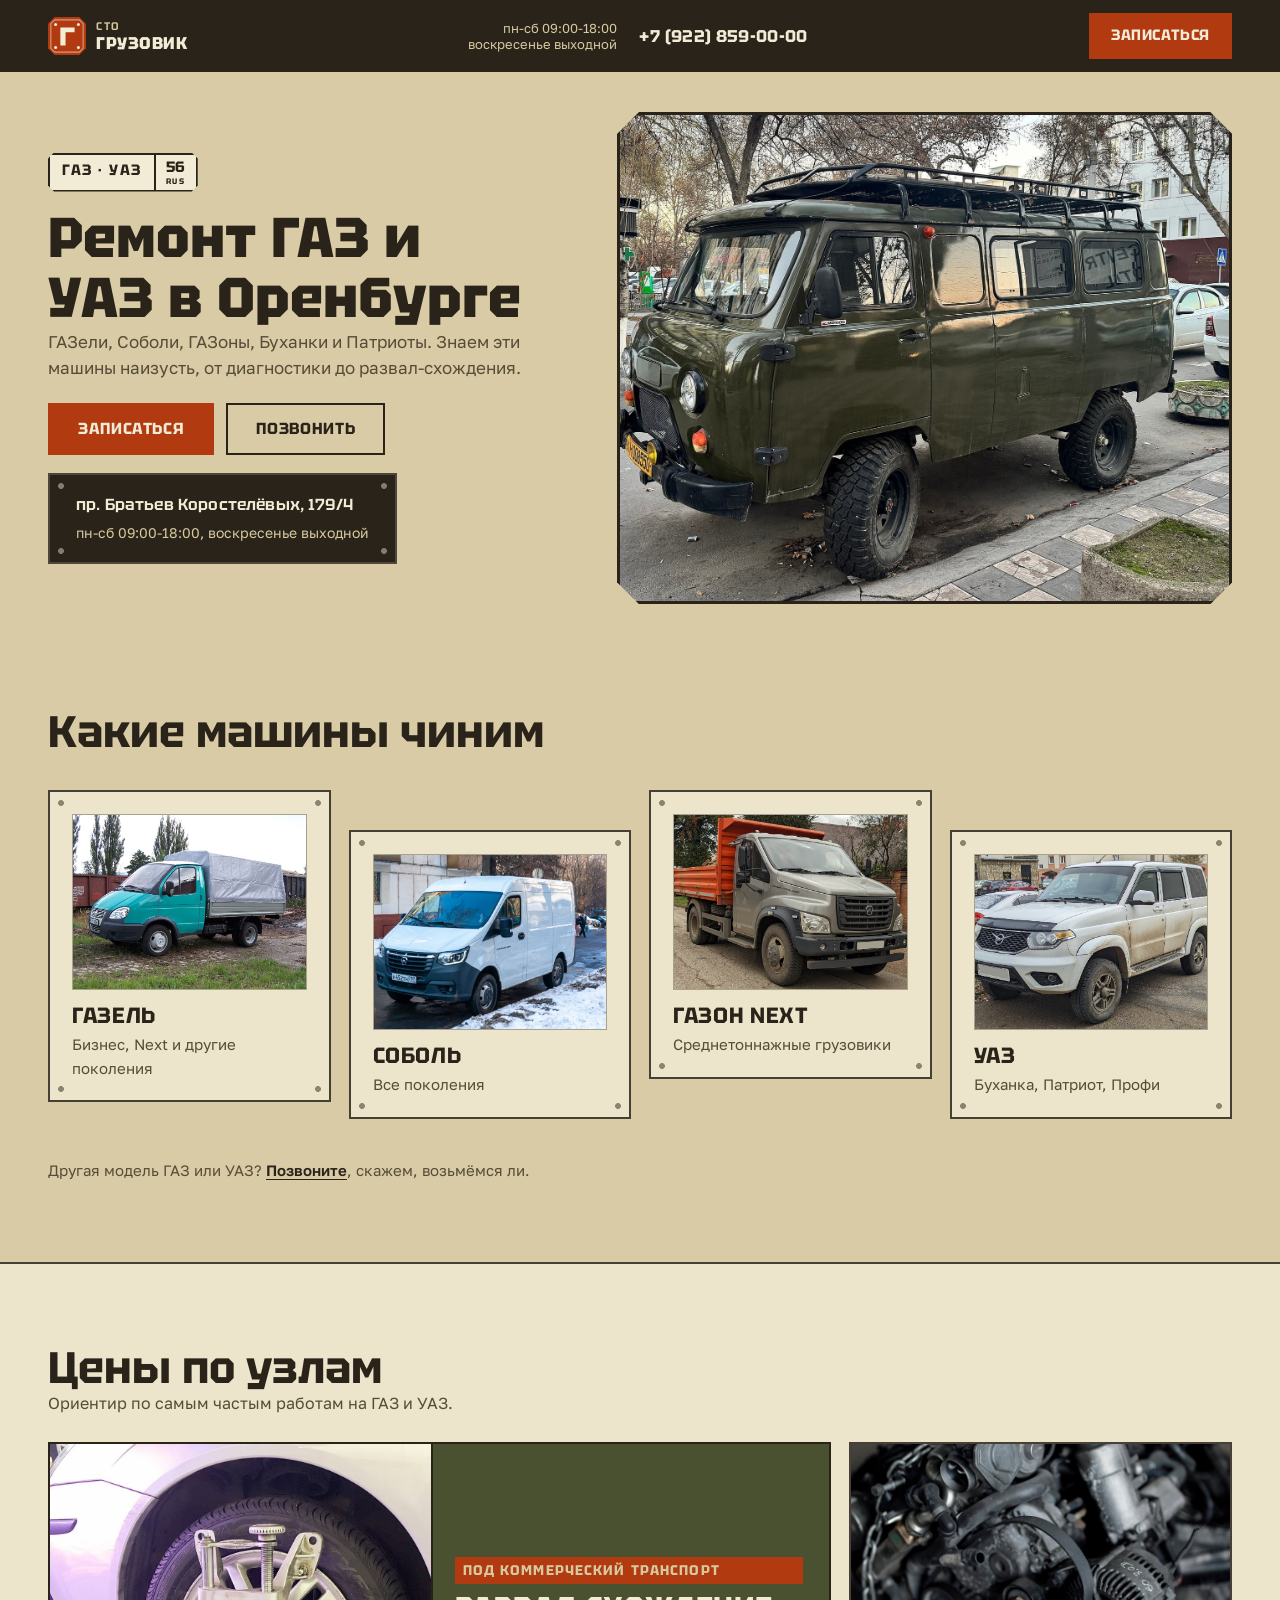
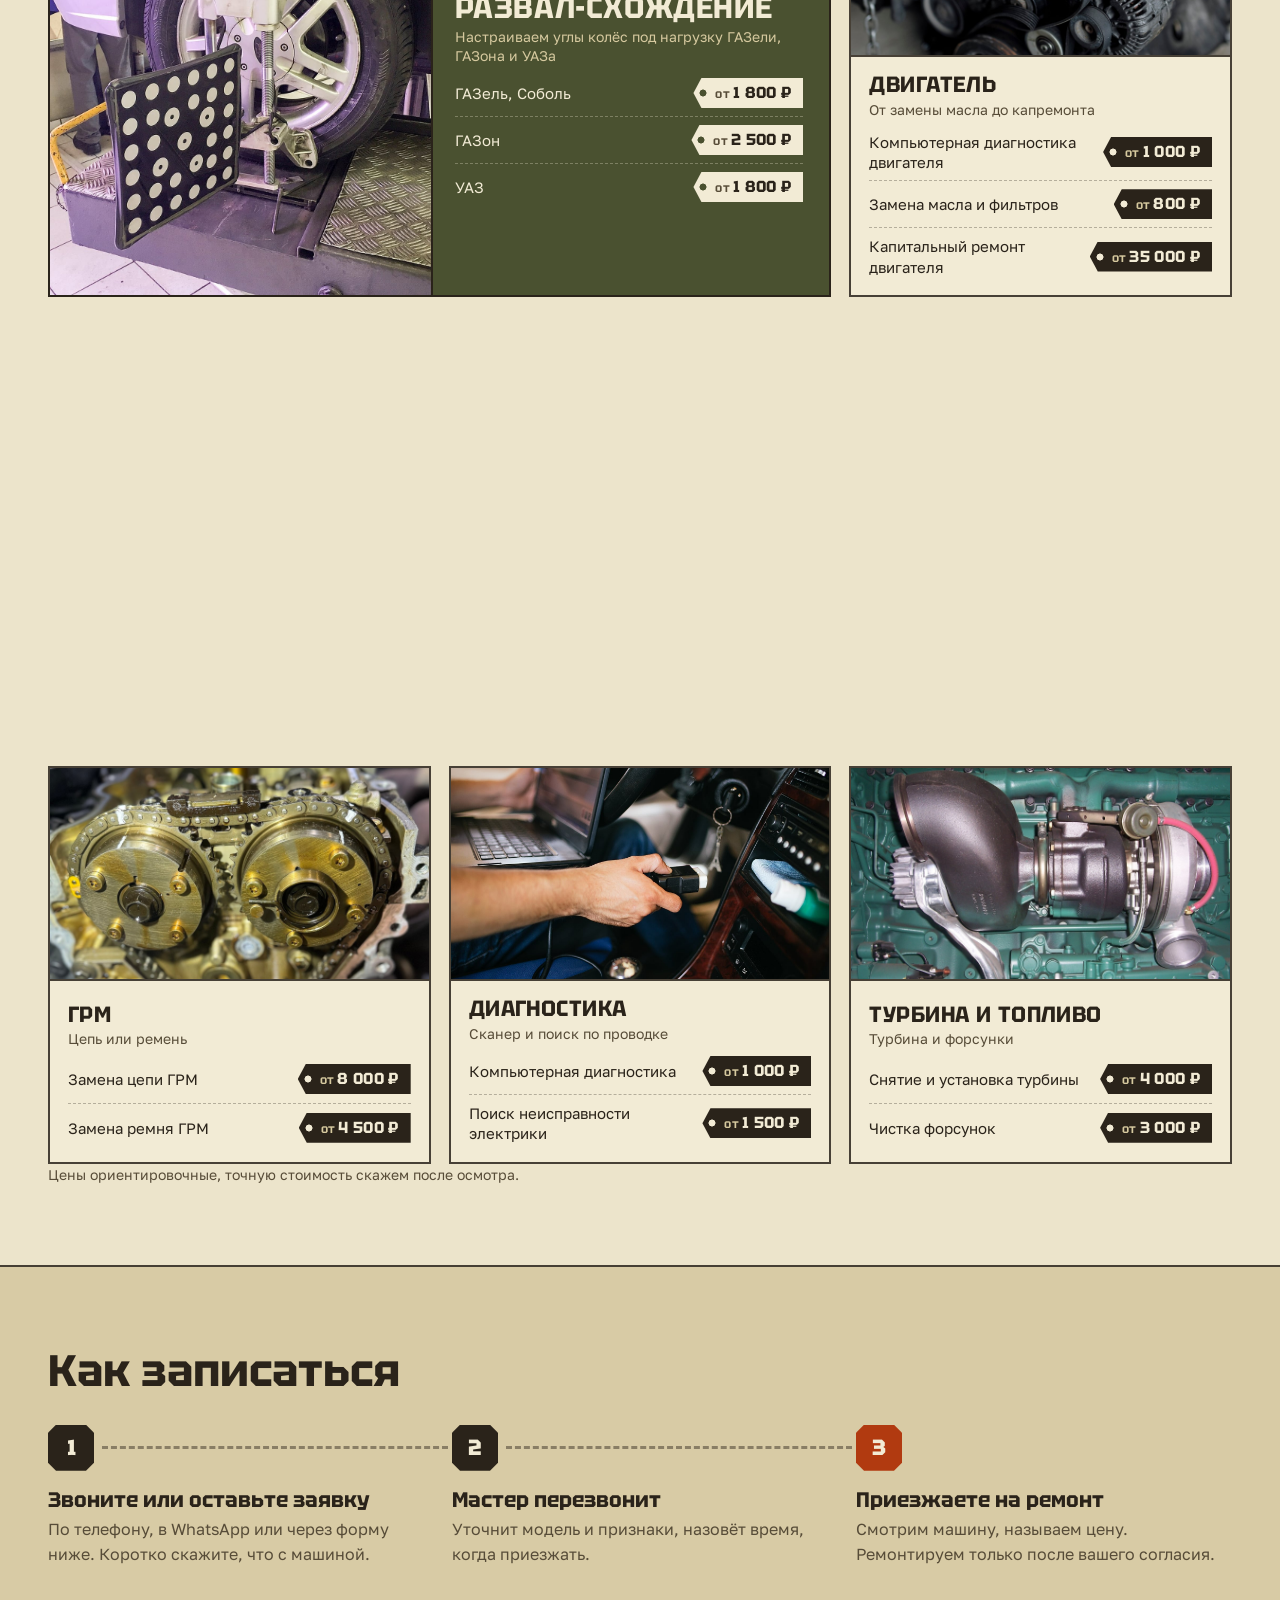
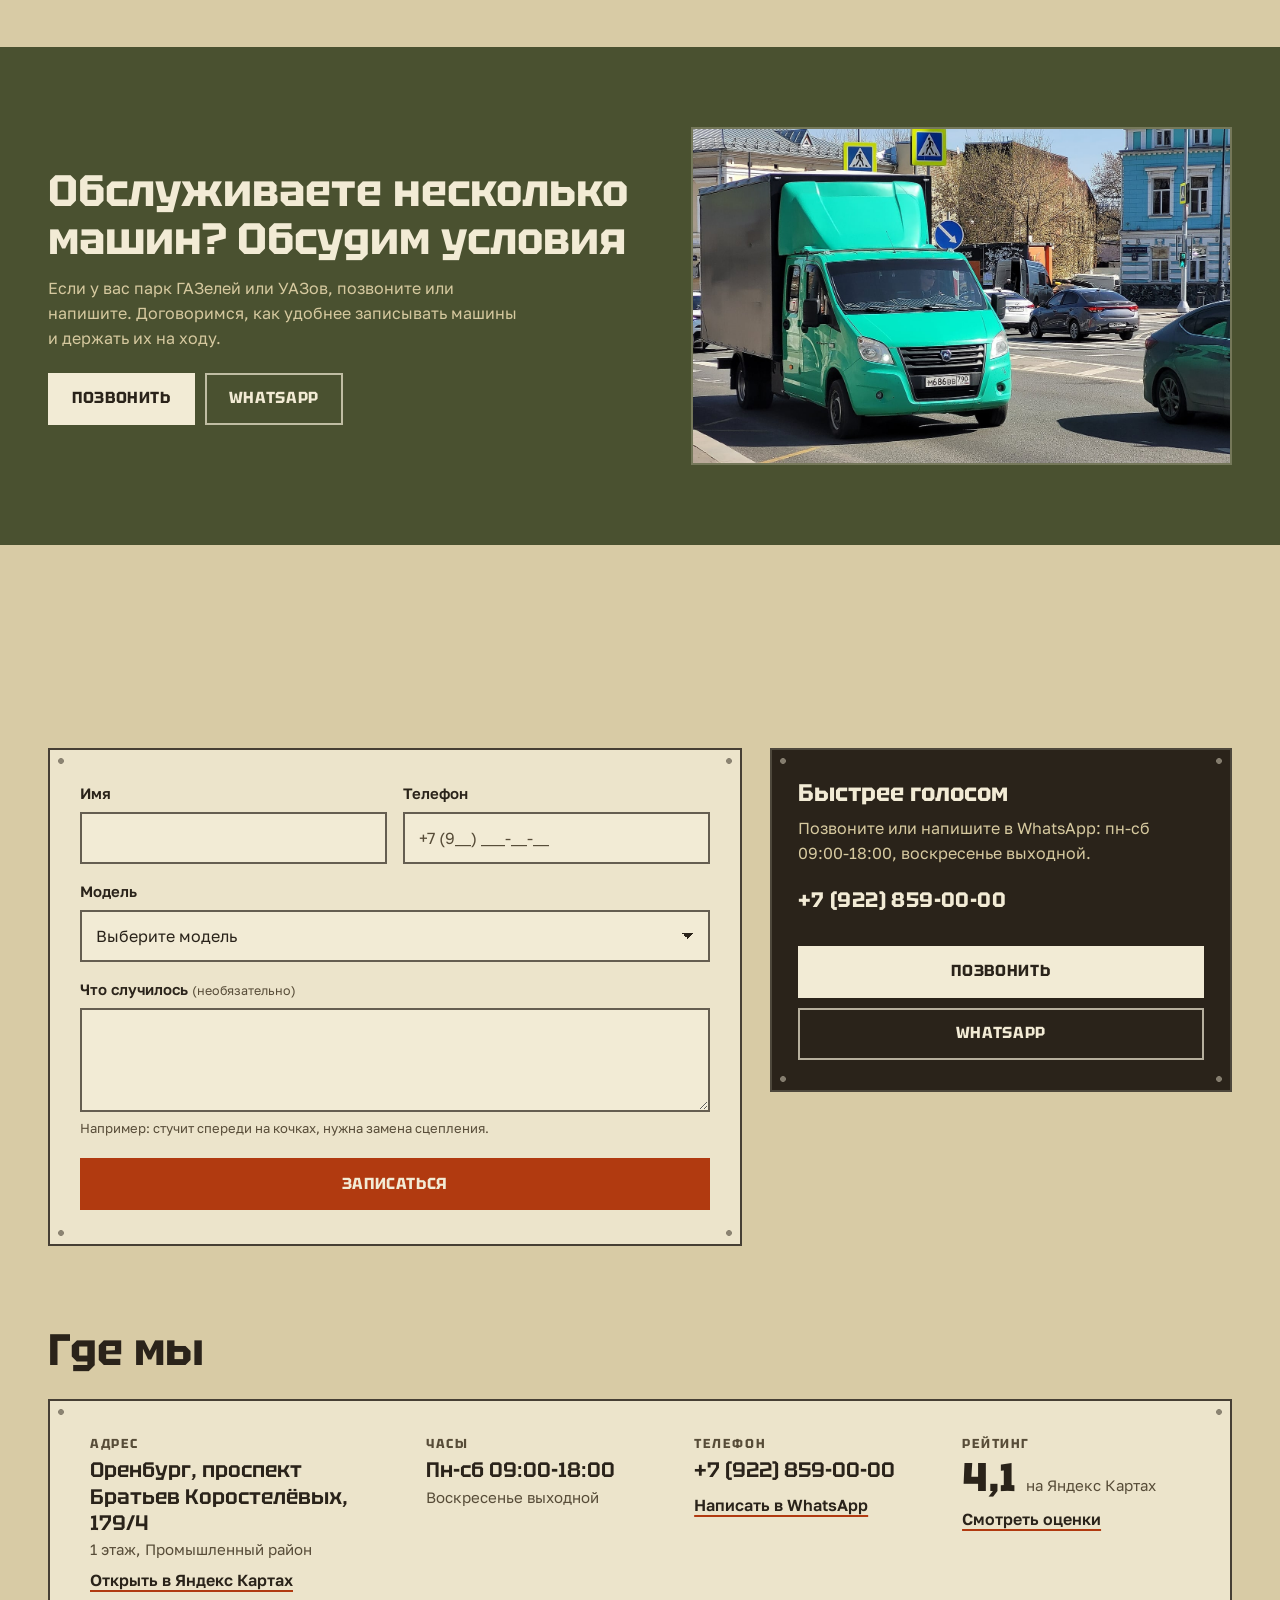
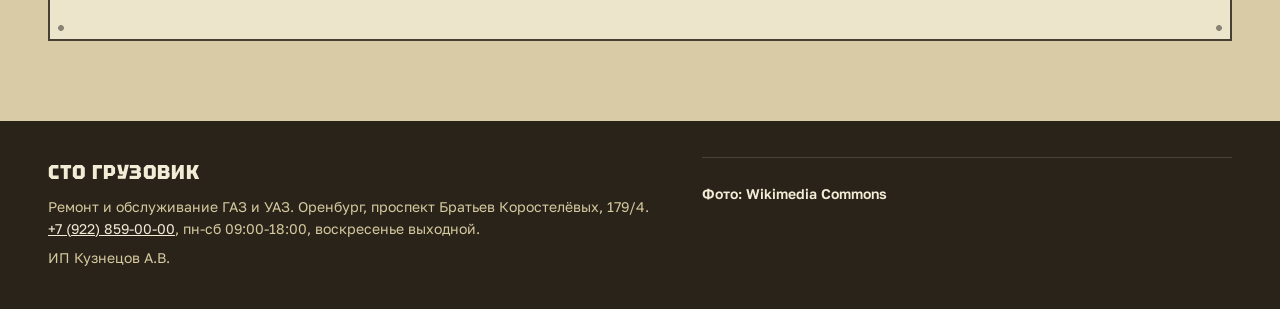
<file: v3-haki.html>
<!DOCTYPE html>
<html lang="ru">
<head>
<meta charset="utf-8">
<meta name="viewport" content="width=device-width, initial-scale=1">
<title>СТО Грузовик - ремонт ГАЗ и УАЗ в Оренбурге</title>
<meta name="description" content="Ремонт и обслуживание ГАЗель, Соболь, ГАЗон Next, УАЗ Буханка, Патриот, Профи в Оренбурге. Проспект Братьев Коростелёвых, 179/4. Пн-сб 09:00-18:00.">
<link rel="preconnect" href="https://fonts.googleapis.com">
<link rel="preconnect" href="https://fonts.gstatic.com" crossorigin>
<link href="https://fonts.googleapis.com/css2?family=Golos+Text:wght@400;500;600&family=Tektur:wdth,wght@75..100,500..800&display=swap" rel="stylesheet">
<link rel="preload" as="image" href="photos/uaz-452-bukhanka.jpg">
<style>
/*
  ПАЛИТРА «Степь и бездорожье» (только эти значения, прозрачность только от них)
  #d8cba5  песок: фон страницы
  #ece4cb  светлая бирка: карточки, панели
  #f2ebd5  светлый текст на тёмном, поле ввода
  #2a231a  тёмная земля: основной текст, шапка, подвал, ценники
  #574c38  приглушённый текст на светлом
  #4a5130  хаки олива: шильдики, полоса для парков
  #3b4126  хаки тёмный: подложка внутри оливы
  #d6c99f  приглушённый текст на тёмном и на оливе
  #b13a10  сигнальный оранжево-красный: главная кнопка, ошибки, отметки

  ФОРМА УГЛОВ: все блоки прямоугольные (радиус 0). Срез угла только у ценников-бирок,
  номерной таблички и знака. Заклёпки - круги из radial-gradient.
  ШРИФТЫ: Tektur (заголовки, маркировка, цифры), Golos Text (текст). Оба с кириллицей.
*/
.v3, .v3 *, .v3 *::before, .v3 *::after { box-sizing: border-box; }
html { scroll-behavior: smooth; -webkit-text-size-adjust: 100%; }
@media (prefers-reduced-motion: reduce) { html { scroll-behavior: auto; } }
body { margin: 0; background: #d8cba5; }
.v3 {
  --sand: #d8cba5; --tag: #ece4cb; --light: #f2ebd5; --earth: #2a231a; --muted: #574c38;
  --olive: #4a5130; --olive-d: #3b4126; --dim: #d6c99f; --sig: #b13a10;
  --pad: 16px;
  --wrap: 1240px;
  font-family: "Golos Text", system-ui, sans-serif;
  font-size: 16px; line-height: 1.55;
  color: #2a231a; /* на #d8cba5: 9,61:1 */
  background: #d8cba5;
  overflow-x: clip;
}
.v3 img { display: block; max-width: 100%; height: auto; object-fit: cover; }
:where(.v3) a { color: inherit; }
.v3 h1, .v3 h2, .v3 h3 {
  font-family: "Tektur", "Golos Text", sans-serif; font-weight: 700; font-stretch: 100%;
  letter-spacing: 0; line-height: 1.08; margin: 0; text-wrap: balance;
}
.v3 p { margin: 0; }
.v3-wrap { width: 100%; max-width: var(--wrap); margin: 0 auto; padding: 0 var(--pad); }
.v3-sec { padding: 56px 0; }
.v3-h2 { font-size: clamp(28px, 6.4vw, 44px); }
.v3-lead { color: #574c38; /* на #d8cba5: 5,21:1 */ max-width: 60ch; margin-top: 12px; }

/* заклёпки по четырём углам: от #2a231a с прозрачностью */
.v3-rivet {
  background:
    radial-gradient(circle at 11px 11px, rgba(42,35,26,.5) 0 2.6px, transparent 3.2px),
    radial-gradient(circle at calc(100% - 11px) 11px, rgba(42,35,26,.5) 0 2.6px, transparent 3.2px),
    radial-gradient(circle at 11px calc(100% - 11px), rgba(42,35,26,.5) 0 2.6px, transparent 3.2px),
    radial-gradient(circle at calc(100% - 11px) calc(100% - 11px), rgba(42,35,26,.5) 0 2.6px, transparent 3.2px),
    #ece4cb;
  border: 2px solid rgba(42,35,26,.85);
}
/* заклёпки на тёмном: от #f2ebd5 */
.v3-rivet--dark {
  background:
    radial-gradient(circle at 11px 11px, rgba(242,235,213,.45) 0 2.6px, transparent 3.2px),
    radial-gradient(circle at calc(100% - 11px) 11px, rgba(242,235,213,.45) 0 2.6px, transparent 3.2px),
    radial-gradient(circle at 11px calc(100% - 11px), rgba(242,235,213,.45) 0 2.6px, transparent 3.2px),
    radial-gradient(circle at calc(100% - 11px) calc(100% - 11px), rgba(242,235,213,.45) 0 2.6px, transparent 3.2px),
    #2a231a;
  border: 2px solid rgba(242,235,213,.18);
}

/* кнопки: прямые, высота 52 */
.v3-btn {
  display: inline-flex; align-items: center; justify-content: center; gap: 8px;
  min-height: 52px; padding: 0 22px; border: 2px solid transparent;
  font-family: "Tektur", sans-serif; font-weight: 700; font-size: 16px; letter-spacing: .04em;
  text-transform: uppercase; text-decoration: none; white-space: nowrap; cursor: pointer;
  transition: transform .15s cubic-bezier(.16,1,.3,1), background-color .2s, color .2s, border-color .2s;
}
.v3-btn:active { transform: translateY(1px) scale(.985); }
.v3-btn:focus-visible, .v3 a:focus-visible, .v3 select:focus-visible, .v3 input:focus-visible, .v3 textarea:focus-visible, .v3 summary:focus-visible {
  outline: 3px solid #b13a10; /* на #d8cba5: 3,73:1, на #ece4cb: 4,75:1 (не текст, нужно 3:1) */
  outline-offset: 2px;
}
.v3-btn--sig { background: #b13a10; color: #f2ebd5; /* на #b13a10: 5,06:1 */ }
.v3-btn--sig:hover { background: #2a231a; color: #f2ebd5; /* на #2a231a: 13,02:1 */ }
.v3-btn--line { background: transparent; color: #2a231a; /* на #d8cba5: 9,61:1 */ border-color: #2a231a; }
.v3-btn--line:hover { background: #2a231a; color: #f2ebd5; }
.v3-btn--light { background: #f2ebd5; color: #2a231a; /* на #f2ebd5: 13,02:1 */ }
.v3-btn--light:hover { background: #ece4cb; }
.v3-btn--ghost-l { background: transparent; color: #f2ebd5; /* на #4a5130: 7,02:1 */ border-color: rgba(242,235,213,.7); }
.v3-btn--ghost-l:hover { background: rgba(242,235,213,.12); }

/* ---------- шапка ---------- */
.v3-head { background: #2a231a; color: #f2ebd5; /* на #2a231a: 13,02:1 */ position: relative; z-index: 20; }
.v3-head__row { display: flex; align-items: center; justify-content: space-between; gap: 12px; min-height: 64px; }
.v3-brand { display: inline-flex; align-items: center; gap: 10px; text-decoration: none; min-height: 44px; }
.v3-brand svg { width: 38px; height: 38px; flex: none; }
.v3-brand__name { font-family: "Tektur", sans-serif; font-weight: 800; font-size: 17px; line-height: 1; letter-spacing: .03em; text-transform: uppercase; }
.v3-brand__name small { display: block; font-size: 11px; font-weight: 600; letter-spacing: .14em; color: #d6c99f; /* на #2a231a: 9,39:1 */ margin-bottom: 3px; }
.v3-head__btn { min-height: 44px; padding: 0 16px; font-size: 14px; }
.v3-head__strip { border-top: 1px solid rgba(242,235,213,.14); }
.v3-head__strip .v3-wrap { display: flex; align-items: center; justify-content: space-between; gap: 12px; }
.v3-head__tel {
  display: inline-flex; align-items: center; min-height: 44px; text-decoration: none;
  font-family: "Tektur", sans-serif; font-weight: 700; font-size: 17px; letter-spacing: .02em; white-space: nowrap;
}
.v3-head__hours { font-size: 13px; color: #d6c99f; /* на #2a231a: 9,39:1 */ text-align: right; line-height: 1.25; }
.v3-head__inline { display: none; }

/* ---------- первый экран ---------- */
.v3-hero { padding: 0 0 48px; }
.v3-hero__grid { display: grid; gap: 0; }
.v3-hero__photo { position: relative; margin: 0 calc(var(--pad) * -1); }
.v3-hero__photo img { width: 100%; aspect-ratio: 16 / 11; object-position: 30% 60%; }
.v3-hero__text { padding-top: 26px; }
.v3-plate {
  display: inline-flex; align-items: stretch; border: 2px solid #2a231a; background: #f2ebd5;
  font-family: "Tektur", sans-serif; font-weight: 700; text-transform: uppercase; line-height: 1;
  clip-path: polygon(6px 0, calc(100% - 6px) 0, 100% 6px, 100% calc(100% - 6px), calc(100% - 6px) 100%, 6px 100%, 0 calc(100% - 6px), 0 6px);
}
.v3-plate__main { padding: 8px 12px; font-size: 15px; letter-spacing: .1em; color: #2a231a; /* на #f2ebd5: 13,02:1 */ }
.v3-plate__reg { padding: 5px 10px; border-left: 2px solid #2a231a; font-size: 15px; letter-spacing: .04em; color: #2a231a; text-align: center; }
.v3-plate__reg small { display: block; font-size: 8px; letter-spacing: .16em; margin-top: 2px; }
.v3-hero h1 { font-size: clamp(36px, 10vw, 64px); margin-top: 16px; font-weight: 800; }
.v3-hero__sub { margin-top: 14px; font-size: 17px; color: #574c38; /* на #d8cba5: 5,21:1 */ max-width: 46ch; }
.v3-hero__cta { display: grid; grid-template-columns: 1fr 1fr; gap: 10px; margin-top: 22px; }
.v3-hero__cta .v3-btn { padding: 0 12px; }
.v3-addr { margin-top: 18px; padding: 16px 18px; display: grid; gap: 4px; color: #f2ebd5; /* на #2a231a: 13,02:1 */ }
.v3-addr b { font-family: "Tektur", sans-serif; font-weight: 600; font-size: 16px; letter-spacing: .01em; }
.v3-addr span { font-size: 14px; color: #d6c99f; /* на #2a231a: 9,39:1 */ }

/* ---------- модели: лента бирок ---------- */
.v3-models__strip {
  display: grid; grid-auto-flow: column; grid-auto-columns: 76%; gap: 12px;
  overflow-x: auto; scroll-snap-type: x mandatory; scroll-padding-inline: var(--pad); margin: 26px calc(var(--pad) * -1) 0; padding: 4px var(--pad) 14px;
  scrollbar-width: thin; scrollbar-color: rgba(42,35,26,.5) transparent;
}
.v3-model { scroll-snap-align: start; padding: 22px 22px 20px; }
.v3-model img { width: 100%; aspect-ratio: 4 / 3; border: 1px solid rgba(42,35,26,.35); }
.v3-model h3 { font-size: 22px; margin-top: 14px; padding: 0; text-transform: uppercase; letter-spacing: .03em; }
.v3-model p { margin-top: 6px; padding: 0; font-size: 15px; color: #574c38; /* на #ece4cb: 6,62:1 */ }
.v3-models__note { margin-top: 14px; font-size: 15px; color: #574c38; /* на #d8cba5: 5,21:1 */ }
.v3-models__note a { font-weight: 600; color: #2a231a; text-underline-offset: 3px; }

/* ---------- цены по узлам ---------- */
.v3-prices { background: #ece4cb; border-top: 2px solid rgba(42,35,26,.85); border-bottom: 2px solid rgba(42,35,26,.85); }
.v3-prices .v3-lead { color: #574c38; /* на #ece4cb: 6,62:1 */ }
.v3-prices__grid { display: grid; gap: 14px; margin-top: 26px; }
.v3-node { background: #f2ebd5; border: 2px solid rgba(42,35,26,.85); display: grid; grid-template-columns: 104px 1fr; grid-template-areas: "ph tt" "ls ls"; column-gap: 14px; padding: 12px; }
.v3-node__ph { grid-area: ph; width: 104px; height: 78px; border: 1px solid rgba(42,35,26,.35); }
.v3-node__tt { grid-area: tt; align-self: center; }
.v3-node h3 { font-size: 22px; text-transform: uppercase; letter-spacing: .02em; }
.v3-node__tt span { display: block; margin-top: 4px; font-size: 14px; color: #574c38; /* на #f2ebd5: 7,06:1 */ line-height: 1.35; }
.v3-node ul { grid-area: ls; list-style: none; margin: 12px 0 0; padding: 0; display: grid; gap: 8px; }
.v3-node li { display: flex; align-items: center; justify-content: space-between; gap: 12px; padding-top: 8px; border-top: 1px dashed rgba(42,35,26,.3); font-size: 15px; line-height: 1.35; }
.v3-node li:first-child { border-top: 0; padding-top: 0; }
/* ценник-бирка: срез слева и дырочка под шнурок */
.v3-tag {
  flex: none; position: relative; padding: 7px 12px 7px 22px; white-space: nowrap;
  background: radial-gradient(circle at 10px 50%, #f2ebd5 0 3.2px, transparent 3.8px), #2a231a;
  color: #f2ebd5; /* на #2a231a: 13,02:1 */
  font-family: "Tektur", sans-serif; font-weight: 700; font-size: 16px; letter-spacing: .02em; line-height: 1;
  clip-path: polygon(8px 0, 100% 0, 100% 100%, 8px 100%, 0 50%);
}
.v3-tag small { font-size: 12px; font-weight: 600; color: #d6c99f; /* на #2a231a: 9,39:1 */ margin-right: 3px; }
/* развал-схождение - отличительная работа, шильдик оливой */
.v3-node--key { background: #4a5130; color: #f2ebd5; /* на #4a5130: 7,02:1 */ border-color: #2a231a; }
.v3-node--key .v3-node__tt span { color: #d6c99f; /* на #4a5130: 5,06:1 */ }
.v3-node--key li { border-top-color: rgba(242,235,213,.3); }
.v3-node--key .v3-tag { background: radial-gradient(circle at 10px 50%, #4a5130 0 3.2px, transparent 3.8px), #f2ebd5; color: #2a231a; /* на #f2ebd5: 13,02:1 */ }
.v3-node--key .v3-tag small { color: #574c38; /* на #f2ebd5: 7,06:1 */ }
.v3-node__mark {
  display: inline-block; margin-bottom: 8px; padding: 4px 8px; background: #b13a10; color: #f2ebd5; /* на #b13a10: 5,06:1 */
  font-family: "Tektur", sans-serif; font-size: 12px; font-weight: 700; letter-spacing: .08em; text-transform: uppercase;
}
.v3-prices__note { margin-top: 18px; font-size: 14px; color: #574c38; /* на #ece4cb: 6,62:1 */ }

/* ---------- как записаться: маршрут ---------- */
.v3-route { list-style: none; margin: 30px 0 0; padding: 0; display: grid; gap: 0; position: relative; }
.v3-route li { position: relative; padding: 0 0 30px 64px; }
.v3-route li:last-child { padding-bottom: 0; }
/* колея: пунктир от #2a231a */
.v3-route li::before {
  content: ""; position: absolute; left: 21px; top: 46px; bottom: 4px; width: 0;
  border-left: 3px dashed rgba(42,35,26,.45);
}
.v3-route li:last-child::before { display: none; }
.v3-route__n {
  position: absolute; left: 0; top: 0; width: 46px; height: 46px; display: grid; place-items: center;
  background: #2a231a; color: #f2ebd5; /* на #2a231a: 13,02:1 */
  font-family: "Tektur", sans-serif; font-weight: 800; font-size: 22px; letter-spacing: 0;
  clip-path: polygon(8px 0, calc(100% - 8px) 0, 100% 8px, 100% calc(100% - 8px), calc(100% - 8px) 100%, 8px 100%, 0 calc(100% - 8px), 0 8px);
}
.v3-route li:last-child .v3-route__n { background: #b13a10; /* #f2ebd5 на #b13a10: 5,06:1 */ }
.v3-route h3 { font-size: 21px; padding-top: 9px; }
.v3-route p { margin-top: 6px; color: #574c38; /* на #d8cba5: 5,21:1 */ max-width: 38ch; }

/* ---------- для парков: оливковая полоса ---------- */
.v3-fleet { background: #4a5130; color: #f2ebd5; /* на #4a5130: 7,02:1 */ }
.v3-fleet__grid { display: grid; gap: 24px; }
.v3-fleet__photo img { width: 100%; aspect-ratio: 16 / 10; object-position: 60% 55%; border: 2px solid rgba(242,235,213,.25); }
.v3-fleet h2 { font-size: clamp(28px, 6.4vw, 44px); }
.v3-fleet p { margin-top: 14px; color: #d6c99f; /* на #4a5130: 5,06:1 */ max-width: 48ch; }
.v3-fleet__cta { display: flex; flex-wrap: wrap; gap: 10px; margin-top: 22px; }

/* ---------- форма ---------- */
.v3-book__grid { display: grid; gap: 22px; margin-top: 26px; }
.v3-form { padding: 22px 18px 24px; }
.v3-form__row { display: grid; gap: 6px; margin-bottom: 16px; }
.v3-form label { font-weight: 600; font-size: 15px; color: #2a231a; /* на #ece4cb: 12,21:1 */ }
.v3-form label small { font-weight: 400; color: #574c38; /* на #ece4cb: 6,62:1 */ }
.v3-form input, .v3-form select, .v3-form textarea {
  width: 100%; min-height: 50px; padding: 12px 14px; border: 2px solid rgba(42,35,26,.7); border-radius: 0;
  background: #f2ebd5; color: #2a231a; /* на #f2ebd5: 13,02:1 */
  font: inherit; font-size: 16px; -webkit-appearance: none; appearance: none;
}
.v3-form select {
  background-image: linear-gradient(45deg, transparent 50%, #2a231a 50%), linear-gradient(135deg, #2a231a 50%, transparent 50%);
  background-position: calc(100% - 20px) 50%, calc(100% - 14px) 50%; background-size: 6px 6px; background-repeat: no-repeat; padding-right: 40px;
}
.v3-form textarea { min-height: 104px; resize: vertical; }
.v3-form ::placeholder { color: #574c38; /* на #f2ebd5: 7,06:1 */ opacity: 1; }
.v3-form [aria-invalid="true"] { border-color: #b13a10; }
.v3-err { min-height: 0; font-size: 14px; line-height: 1.35; color: #b13a10; /* на #ece4cb: 4,75:1 */ font-weight: 600; }
.v3-err:empty { display: none; }
.v3-hint { font-size: 13px; color: #574c38; /* на #ece4cb: 6,62:1 */ }
.v3-trap { position: absolute !important; left: -9999px !important; width: 1px; height: 1px; overflow: hidden; }
.v3-form .v3-btn { width: 100%; margin-top: 4px; }
.v3-ok {
  margin-top: 16px; padding: 14px 16px; background: #4a5130; color: #f2ebd5; /* на #4a5130: 7,02:1 */
  font-weight: 600; border-left: 6px solid #2a231a;
}
.v3-ok[hidden] { display: none; }
.v3-side { padding: 22px 18px; color: #f2ebd5; /* на #2a231a: 13,02:1 */ align-self: start; }
.v3-side h3 { font-size: 24px; }
.v3-side p { margin-top: 10px; color: #d6c99f; /* на #2a231a: 9,39:1 */ }
.v3-side__btns { display: grid; gap: 10px; margin-top: 18px; }
.v3-side__tel { display: block; white-space: nowrap; margin-top: 18px; font-family: "Tektur", sans-serif; font-size: 21px; font-weight: 700; letter-spacing: .02em; text-decoration: none; min-height: 44px; }

/* ---------- контакты: шильдик ---------- */
.v3-contact__plate { margin-top: 26px; padding: 26px 22px; display: grid; gap: 22px; }
.v3-contact__cell h3 {
  font-size: 13px; font-weight: 700; letter-spacing: .12em; text-transform: uppercase; color: #574c38; /* на #ece4cb: 6,62:1 */
}
.v3-contact__cell p, .v3-contact__cell a.v3-big { display: block; margin-top: 6px; font-family: "Tektur", sans-serif; font-size: 21px; font-weight: 600; line-height: 1.25; text-decoration: none; }
.v3-contact__cell .v3-small { font-family: "Golos Text", sans-serif; font-size: 15px; font-weight: 400; color: #574c38; /* на #ece4cb: 6,62:1 */ margin-top: 4px; }
.v3-link { display: inline-flex; align-items: center; min-height: 44px; font-weight: 600; color: #2a231a; text-underline-offset: 4px; text-decoration-thickness: 2px; text-decoration-color: #b13a10; }
.v3-rate { display: flex; align-items: baseline; gap: 10px; margin-top: 6px; }
.v3-rate b { font-family: "Tektur", sans-serif; font-size: 40px; font-weight: 800; line-height: 1; letter-spacing: 0; }

/* ---------- подвал ---------- */
.v3-foot { background: #2a231a; color: #f2ebd5; /* на #2a231a: 13,02:1 */ padding: 36px 0 40px; font-size: 14px; }
.v3-foot__grid { display: grid; gap: 18px; }
.v3-foot p { color: #d6c99f; /* на #2a231a: 9,39:1 */ }
.v3-foot a { color: #f2ebd5; }
.v3-foot__name { font-family: "Tektur", sans-serif; font-weight: 800; font-size: 20px; letter-spacing: .03em; text-transform: uppercase; color: #f2ebd5; }
.v3-foot details { border-top: 1px solid rgba(242,235,213,.16); padding-top: 14px; }
.v3-foot summary { cursor: pointer; min-height: 44px; display: flex; align-items: center; color: #f2ebd5; font-weight: 600; }
.v3-foot ul { margin: 8px 0 0; padding-left: 18px; color: #d6c99f; /* на #2a231a: 9,39:1 */ display: grid; gap: 6px; }

/* ---------- нижняя панель на телефоне ---------- */
.v3-dock {
  position: fixed; left: 0; right: 0; bottom: 0; z-index: 30; display: grid; grid-template-columns: 1fr 1fr; gap: 8px;
  padding: 8px 10px calc(8px + env(safe-area-inset-bottom)); background: #2a231a; border-top: 1px solid rgba(242,235,213,.16);
  transition: transform .3s cubic-bezier(.16,1,.3,1);
}
.v3-dock .v3-btn { min-height: 48px; padding: 0 10px; font-size: 15px; }
.v3-dock.is-off { transform: translateY(110%); }
.v3 { padding-bottom: 68px; }

/* ---------- появление ---------- */
@media (prefers-reduced-motion: no-preference) {
  .v3-hero__photo img { animation: v3-in .9s cubic-bezier(.16,1,.3,1) both; }
  .v3-hero__text > * { animation: v3-up .7s cubic-bezier(.16,1,.3,1) both; }
  .v3-hero__text > :nth-child(2) { animation-delay: .08s; }
  .v3-hero__text > :nth-child(3) { animation-delay: .16s; }
  .v3-hero__text > :nth-child(4) { animation-delay: .24s; }
  .v3-hero__text > :nth-child(5) { animation-delay: .32s; }
  .v3-js .v3-rv { opacity: 0; transform: translateY(18px); transition: opacity .6s cubic-bezier(.16,1,.3,1), transform .6s cubic-bezier(.16,1,.3,1); }
  .v3-js .v3-rv.is-in { opacity: 1; transform: none; }
}
@keyframes v3-up { from { opacity: 0; transform: translateY(16px); } to { opacity: 1; transform: none; } }
@keyframes v3-in { from { opacity: 0; transform: scale(1.03); } to { opacity: 1; transform: none; } }

@media (max-width: 379px) {
  .v3-head__strip .v3-head__tel { font-size: 15px; }
  .v3-head__strip .v3-head__hours { font-size: 12px; }
}

/* ================= 768+ ================= */
@media (min-width: 768px) {
  .v3 { --pad: 28px; padding-bottom: 0; }
  .v3-dock { display: none; }
  .v3-sec { padding: 80px 0; }
  .v3-head { position: sticky; top: 0; }
  .v3-head__strip { display: none; }
  .v3-head__row { min-height: 72px; }
  .v3-head__inline { display: flex; align-items: center; gap: 22px; }
  .v3-head__inline .v3-head__hours { text-align: right; }
  .v3-head__btn { min-height: 46px; font-size: 15px; padding: 0 20px; }
  .v3-models__strip { grid-auto-columns: 42%; }
  .v3-prices__grid { grid-template-columns: 1fr 1fr; }
  .v3-node { grid-template-columns: 1fr; grid-template-areas: "ph" "tt" "ls"; padding: 0 0 18px; }
  .v3-node__ph { width: 100%; height: auto; aspect-ratio: 16 / 9; border: 0; border-bottom: 2px solid rgba(42,35,26,.85); }
  .v3-node__tt, .v3-node ul { padding: 0 18px; }
  .v3-node__tt { margin-top: 16px; }
  .v3-node--key { grid-column: 1 / -1; grid-template-columns: 1fr 1fr; grid-template-areas: "ph tt" "ph ls"; padding: 0; }
  .v3-node--key .v3-node__ph { height: 100%; aspect-ratio: auto; min-height: 260px; border-bottom: 0; border-right: 2px solid #2a231a; }
  .v3-node--key .v3-node__tt { padding: 26px 26px 0 8px; align-self: end; }
  .v3-node--key ul { padding: 0 26px 26px 8px; align-self: start; }
  .v3-node--key h3 { font-size: 30px; }
  .v3-prices__grid > .v3-node:last-child { grid-column: 1 / -1; grid-template-columns: 1fr 1fr; grid-template-areas: "ph tt" "ph ls"; padding: 0; }
  .v3-prices__grid > .v3-node:last-child .v3-node__ph { height: 100%; aspect-ratio: auto; min-height: 220px; border-bottom: 0; border-right: 2px solid rgba(42,35,26,.85); }
  .v3-prices__grid > .v3-node:last-child .v3-node__tt { padding: 22px 22px 0 4px; }
  .v3-prices__grid > .v3-node:last-child ul { padding: 0 22px 22px 4px; }
  .v3 section[id] { scroll-margin-top: 84px; }
  .v3-route { grid-template-columns: repeat(3, 1fr); gap: 28px; }
  .v3-route li { padding: 64px 0 0; }
  .v3-route li::before { left: 54px; right: -24px; top: 21px; bottom: auto; width: auto; height: 0; border-left: 0; border-top: 3px dashed rgba(42,35,26,.45); }
  .v3-route h3 { padding-top: 0; }
  .v3-book__grid { grid-template-columns: minmax(0, 1.5fr) minmax(0, 1fr); gap: 28px; }
  .v3-form { padding: 32px 30px 34px; }
  .v3-form__pair { display: grid; grid-template-columns: 1fr 1fr; gap: 16px; }
  .v3-side { padding: 30px 26px; }
  .v3-contact__plate { grid-template-columns: 1fr 1fr; padding: 36px 40px; gap: 30px 40px; }
  .v3-foot__grid { grid-template-columns: 1.2fr 1fr; }
}

/* ================= 1100+ ================= */
@media (min-width: 1100px) {
  .v3-hero { padding: 40px 0 24px; }
  .v3-hero__grid { grid-template-columns: minmax(0, 11fr) minmax(0, 13fr); gap: 48px; align-items: center; }
  .v3-hero__text { padding-top: 0; order: -1; }
  .v3-hero__photo { margin: 0; }
  .v3-hero__photo img {
    aspect-ratio: 7 / 5.6; object-position: 35% 60%; border: 3px solid #2a231a;
    clip-path: polygon(22px 0, calc(100% - 22px) 0, 100% 22px, 100% calc(100% - 22px), calc(100% - 22px) 100%, 22px 100%, 0 calc(100% - 22px), 0 22px);
  }
  .v3-hero h1 { font-size: 56px; }
  .v3-hero__sub { margin-top: 18px; }
  .v3-hero__cta { display: flex; gap: 12px; }
  .v3-hero__cta .v3-btn { padding: 0 28px; }
  .v3-addr { display: inline-grid; padding: 18px 26px; }
  .v3-models__strip { grid-auto-flow: row; grid-template-columns: repeat(4, 1fr); overflow: visible; margin: 34px 0 0; padding: 0 0 40px; gap: 18px; }
  .v3-models__strip { align-items: start; }
  .v3-model:nth-child(even) { margin-top: 40px; }
  .v3-prices__grid { grid-template-columns: repeat(3, 1fr); gap: 18px; }
  .v3-node--key { grid-column: span 2; }
  .v3-prices__grid > .v3-node:last-child { grid-column: auto; grid-template-columns: 1fr; grid-template-areas: "ph" "tt" "ls"; padding: 0 0 18px; }
  .v3-prices__grid > .v3-node:last-child .v3-node__ph { height: auto; aspect-ratio: 16 / 9; min-height: 0; border-right: 0; border-bottom: 2px solid rgba(42,35,26,.85); }
  .v3-prices__grid > .v3-node:last-child .v3-node__tt { padding: 0 18px; }
  .v3-prices__grid > .v3-node:last-child ul { padding: 0 18px; }
  .v3-contact__plate { grid-template-columns: 1.3fr 1fr 1fr 1fr; }
  .v3-fleet__grid { grid-template-columns: 1.1fr 1fr; align-items: center; gap: 48px; }
}
</style>
</head>
<body>
<div class="v3" id="top">

<header class="v3-head">
  <div class="v3-wrap v3-head__row">
    <a class="v3-brand" href="#top" aria-label="СТО Грузовик, в начало страницы">
      <!-- знак: шильдик со срезанными углами, буква Г и четыре заклёпки -->
      <svg viewBox="0 0 40 40" aria-hidden="true">
        <polygon points="7,0 33,0 40,7 40,33 33,40 7,40 0,33 0,7" fill="#b13a10"/>
        <polygon points="7,3 33,3 37,7 37,33 33,37 7,37 3,33 3,7" fill="none" stroke="#f2ebd5" stroke-width="1.2" opacity=".55"/>
        <circle cx="8" cy="8" r="1.6" fill="#f2ebd5"/><circle cx="32" cy="8" r="1.6" fill="#f2ebd5"/>
        <circle cx="8" cy="32" r="1.6" fill="#f2ebd5"/><circle cx="32" cy="32" r="1.6" fill="#f2ebd5"/>
        <path d="M13 11 H28 V16 H18.5 V30 H13 Z" fill="#f2ebd5"/>
      </svg>
      <span class="v3-brand__name"><small>СТО</small>Грузовик</span>
    </a>
    <div class="v3-head__inline">
      <span class="v3-head__hours">пн-сб 09:00-18:00<br>воскресенье выходной</span>
      <a class="v3-head__tel" href="tel:+79228590000">+7 (922) 859-00-00</a>
    </div>
    <a class="v3-btn v3-btn--sig v3-head__btn" href="#zapis">Записаться</a>
  </div>
  <div class="v3-head__strip">
    <div class="v3-wrap">
      <a class="v3-head__tel" href="tel:+79228590000">+7 (922) 859-00-00</a>
      <span class="v3-head__hours">пн-сб 09:00-18:00<br>воскресенье выходной</span>
    </div>
  </div>
</header>

<main>
<!-- ======== первый экран ======== -->
<section class="v3-hero" aria-labelledby="v3-h1">
  <div class="v3-wrap v3-hero__grid">
    <div class="v3-hero__photo">
      <img src="photos/uaz-452-bukhanka.jpg" width="1456" height="1200" alt="УАЗ Буханка цвета хаки с багажником на крыше" fetchpriority="high">
    </div>
    <div class="v3-hero__text">
      <div class="v3-plate" aria-label="ГАЗ и УАЗ, Оренбургская область">
        <span class="v3-plate__main">ГАЗ · УАЗ</span>
        <span class="v3-plate__reg">56<small>RUS</small></span>
      </div>
      <h1 id="v3-h1">Ремонт ГАЗ и УАЗ в Оренбурге</h1>
      <p class="v3-hero__sub">ГАЗели, Соболи, ГАЗоны, Буханки и Патриоты. Знаем эти машины наизусть, от диагностики до <span style="white-space:nowrap">развал-схождения</span>.</p>
      <div class="v3-hero__cta">
        <a class="v3-btn v3-btn--sig" href="#zapis">Записаться</a>
        <a class="v3-btn v3-btn--line" href="tel:+79228590000">Позвонить</a>
      </div>
      <div class="v3-addr v3-rivet--dark">
        <b>пр. Братьев Коростелёвых, 179/4</b>
        <span>пн-сб 09:00-18:00, воскресенье выходной</span>
      </div>
    </div>
  </div>
</section>

<!-- ======== модели ======== -->
<section class="v3-sec v3-models" id="modeli" aria-labelledby="v3-models-h">
  <div class="v3-wrap">
    <h2 class="v3-h2 v3-rv" id="v3-models-h">Какие машины чиним</h2>
    <div class="v3-models__strip" role="list">
      <article class="v3-model v3-rivet v3-rv" role="listitem">
        <img src="photos/gazelle-business.jpg" width="1600" height="1270" loading="lazy" alt="ГАЗель Бизнес, бортовая с тентом">
        <h3>ГАЗель</h3>
        <p>Бизнес, Next и другие поколения</p>
      </article>
      <article class="v3-model v3-rivet v3-rv" role="listitem">
        <img src="photos/gaz-sobol.jpg" width="1360" height="1071" loading="lazy" alt="ГАЗ Соболь, цельнометаллический фургон" style="object-position:62% 50%">
        <h3>Соболь</h3>
        <p>Все поколения</p>
      </article>
      <article class="v3-model v3-rivet v3-rv" role="listitem">
        <img src="photos/gazon-next.jpg" width="1600" height="1145" loading="lazy" alt="ГАЗон Next, самосвал">
        <h3>ГАЗон Next</h3>
        <p>Среднетоннажные грузовики</p>
      </article>
      <article class="v3-model v3-rivet v3-rv" role="listitem">
        <img src="photos/uaz-patriot.jpg" width="1600" height="1085" loading="lazy" alt="УАЗ Патриот белого цвета">
        <h3>УАЗ</h3>
        <p>Буханка, Патриот, Профи</p>
      </article>
    </div>
    <p class="v3-models__note">Другая модель ГАЗ или УАЗ? <a href="tel:+79228590000">Позвоните</a>, скажем, возьмёмся ли.</p>
  </div>
</section>

<!-- ======== цены по узлам ======== -->
<!-- ДЕМО-ЦЕНЫ: заменить на цены сервиса -->
<section class="v3-sec v3-prices" id="ceny" aria-labelledby="v3-prices-h">
  <div class="v3-wrap">
    <h2 class="v3-h2 v3-rv" id="v3-prices-h">Цены по узлам</h2>
    <p class="v3-lead v3-rv">Ориентир по самым частым работам на ГАЗ и УАЗ.</p>
    <div class="v3-prices__grid">

      <article class="v3-node v3-node--key v3-rv">
        <img class="v3-node__ph" src="photos/part-wheel-alignment.jpg" width="1600" height="1200" loading="lazy" alt="Колесо на стенде развал-схождения с 3D-мишенью">
        <div class="v3-node__tt">
          <span class="v3-node__mark">Под коммерческий транспорт</span>
          <h3>Развал-схождение</h3>
          <span>Настраиваем углы колёс под нагрузку ГАЗели, ГАЗона и УАЗа</span>
        </div>
        <ul>
          <li>ГАЗель, Соболь <span class="v3-tag"><small>от</small>1 800 ₽</span></li>
          <li>ГАЗон <span class="v3-tag"><small>от</small>2 500 ₽</span></li>
          <li>УАЗ <span class="v3-tag"><small>от</small>1 800 ₽</span></li>
        </ul>
      </article>

      <article class="v3-node v3-rv">
        <img class="v3-node__ph" src="photos/part-engine.jpg" width="1600" height="1200" loading="lazy" alt="Снятый двигатель на полу мастерской">
        <div class="v3-node__tt"><h3>Двигатель</h3><span>От замены масла до капремонта</span></div>
        <ul>
          <li>Компьютерная диагностика двигателя <span class="v3-tag"><small>от</small>1 000 ₽</span></li>
          <li>Замена масла и фильтров <span class="v3-tag"><small>от</small>800 ₽</span></li>
          <li>Капитальный ремонт двигателя <span class="v3-tag"><small>от</small>35 000 ₽</span></li>
        </ul>
      </article>

      <article class="v3-node v3-rv">
        <img class="v3-node__ph" src="photos/part-transmission-clutch.jpg" width="1600" height="1200" loading="lazy" alt="Диск сцепления крупным планом">
        <div class="v3-node__tt"><h3>Трансмиссия</h3><span>Сцепление, КПП, задний мост</span></div>
        <ul>
          <li>Замена сцепления <span class="v3-tag"><small>от</small>5 000 ₽</span></li>
          <li>Ремонт КПП <span class="v3-tag"><small>от</small>7 000 ₽</span></li>
          <li>Ремонт заднего моста <span class="v3-tag"><small>от</small>6 000 ₽</span></li>
        </ul>
      </article>

      <article class="v3-node v3-rv">
        <img class="v3-node__ph" src="photos/part-suspension.jpg" width="1600" height="1200" loading="lazy" alt="Стойка амортизатора с пружиной и ступица">
        <div class="v3-node__tt"><h3>Ходовая</h3><span>Подвеска после плохих дорог</span></div>
        <ul>
          <li>Диагностика подвески <span class="v3-tag"><small>от</small>500 ₽</span></li>
          <li>Замена шаровой опоры <span class="v3-tag"><small>от</small>1 200 ₽</span></li>
          <li>Замена амортизаторов (пара) <span class="v3-tag"><small>от</small>1 800 ₽</span></li>
        </ul>
      </article>

      <article class="v3-node v3-rv">
        <img class="v3-node__ph" src="photos/part-brakes.jpg" width="1424" height="1068" loading="lazy" alt="Тормозной диск и суппорт">
        <div class="v3-node__tt"><h3>Тормоза</h3><span>Колодки, диски, прокачка</span></div>
        <ul>
          <li>Замена колодок (ось) <span class="v3-tag"><small>от</small>900 ₽</span></li>
          <li>Замена дисков (ось) <span class="v3-tag"><small>от</small>1 800 ₽</span></li>
          <li>Прокачка тормозов <span class="v3-tag"><small>от</small>1 000 ₽</span></li>
        </ul>
      </article>

      <article class="v3-node v3-rv">
        <img class="v3-node__ph" src="photos/part-timing.jpg" width="1600" height="1200" loading="lazy" alt="Цепь привода ГРМ и звёздочки распредвалов">
        <div class="v3-node__tt"><h3>ГРМ</h3><span>Цепь или ремень</span></div>
        <ul>
          <li>Замена цепи ГРМ <span class="v3-tag"><small>от</small>8 000 ₽</span></li>
          <li>Замена ремня ГРМ <span class="v3-tag"><small>от</small>4 500 ₽</span></li>
        </ul>
      </article>

      <article class="v3-node v3-rv">
        <img class="v3-node__ph" src="photos/part-diagnostics.jpg" width="1424" height="1068" loading="lazy" alt="Разъём компьютерной диагностики в руке, рядом ноутбук">
        <div class="v3-node__tt"><h3>Диагностика</h3><span>Сканер и поиск по проводке</span></div>
        <ul>
          <li>Компьютерная диагностика <span class="v3-tag"><small>от</small>1 000 ₽</span></li>
          <li>Поиск неисправности электрики <span class="v3-tag"><small>от</small>1 500 ₽</span></li>
        </ul>
      </article>

      <article class="v3-node v3-rv">
        <img class="v3-node__ph" src="photos/part-turbo.jpg" width="1600" height="1200" loading="lazy" alt="Турбокомпрессор на дизельном двигателе">
        <div class="v3-node__tt"><h3>Турбина и топливо</h3><span>Турбина и форсунки</span></div>
        <ul>
          <li>Снятие и установка турбины <span class="v3-tag"><small>от</small>4 000 ₽</span></li>
          <li>Чистка форсунок <span class="v3-tag"><small>от</small>3 000 ₽</span></li>
        </ul>
      </article>

    </div>
    <p class="v3-prices__note">Цены ориентировочные, точную стоимость скажем после осмотра.</p>
  </div>
</section>

<!-- ======== как записаться ======== -->
<section class="v3-sec" id="kak" aria-labelledby="v3-steps-h">
  <div class="v3-wrap">
    <h2 class="v3-h2 v3-rv" id="v3-steps-h">Как записаться</h2>
    <ol class="v3-route">
      <li class="v3-rv">
        <span class="v3-route__n" aria-hidden="true">1</span>
        <h3>Звоните или оставьте заявку</h3>
        <p>По телефону, в WhatsApp или через форму ниже. Коротко скажите, что с машиной.</p>
      </li>
      <li class="v3-rv">
        <span class="v3-route__n" aria-hidden="true">2</span>
        <h3>Мастер перезвонит</h3>
        <p>Уточнит модель и признаки, назовёт время, когда приезжать.</p>
      </li>
      <li class="v3-rv">
        <span class="v3-route__n" aria-hidden="true">3</span>
        <h3>Приезжаете на ремонт</h3>
        <p>Смотрим машину, называем цену. Ремонтируем только после вашего согласия.</p>
      </li>
    </ol>
  </div>
</section>

<!-- ======== для парков ======== -->
<section class="v3-sec v3-fleet" id="park" aria-labelledby="v3-fleet-h">
  <div class="v3-wrap v3-fleet__grid">
    <div class="v3-rv">
      <h2 id="v3-fleet-h">Обслуживаете несколько машин? Обсудим условия</h2>
      <p>Если у вас парк ГАЗелей или УАЗов, позвоните или напишите. Договоримся, как удобнее записывать машины и держать их на ходу.</p>
      <div class="v3-fleet__cta">
        <a class="v3-btn v3-btn--light" href="tel:+79228590000">Позвонить</a>
        <a class="v3-btn v3-btn--ghost-l" href="https://wa.me/79228590000" target="_blank" rel="noopener">WhatsApp</a>
      </div>
    </div>
    <div class="v3-fleet__photo v3-rv">
      <img src="photos/gazelle-next.jpg" width="1408" height="900" loading="lazy" alt="ГАЗель Next с бортом и фургоном">
    </div>
  </div>
</section>

<!-- ======== запись ======== -->
<section class="v3-sec v3-book" id="zapis" aria-labelledby="v3-book-h">
  <div class="v3-wrap">
    <h2 class="v3-h2 v3-rv" id="v3-book-h">Запись на ремонт</h2>
    <p class="v3-lead v3-rv">Оставьте номер, мастер перезвонит в рабочее время и назовёт, когда приезжать.</p>
    <div class="v3-book__grid">
      <!-- ФОРМА-ВИТРИНА: отправка не подключена -->
      <form class="v3-form v3-rivet" id="v3-form" novalidate>
        <div class="v3-form__pair">
          <div class="v3-form__row">
            <label for="v3-name">Имя</label>
            <input id="v3-name" name="name" type="text" autocomplete="given-name" maxlength="60" aria-describedby="v3-name-err">
            <div class="v3-err" id="v3-name-err" aria-live="polite"></div>
          </div>
          <div class="v3-form__row">
            <label for="v3-phone">Телефон</label>
            <input id="v3-phone" name="phone" type="tel" inputmode="tel" autocomplete="tel" placeholder="+7 (9__) ___-__-__" maxlength="40" aria-describedby="v3-phone-err">
            <div class="v3-err" id="v3-phone-err" aria-live="polite"></div>
          </div>
        </div>
        <div class="v3-form__row">
          <label for="v3-model">Модель</label>
          <select id="v3-model" name="model" aria-describedby="v3-model-err">
            <option value="" selected disabled>Выберите модель</option>
            <option>ГАЗель</option>
            <option>Соболь</option>
            <option>ГАЗон</option>
            <option>УАЗ Буханка</option>
            <option>УАЗ Патриот</option>
            <option>УАЗ Профи</option>
            <option>другая</option>
          </select>
          <div class="v3-err" id="v3-model-err" aria-live="polite"></div>
        </div>
        <div class="v3-form__row">
          <label for="v3-msg">Что случилось <small>(необязательно)</small></label>
          <textarea id="v3-msg" name="message" maxlength="1000" aria-describedby="v3-msg-hint v3-msg-err"></textarea>
          <div class="v3-hint" id="v3-msg-hint">Например: стучит спереди на кочках, нужна замена сцепления.</div>
          <div class="v3-err" id="v3-msg-err" aria-live="polite"></div>
        </div>
        <div class="v3-trap" aria-hidden="true">
          <label for="v3-website">Сайт</label>
          <input id="v3-website" name="website" type="text" tabindex="-1" autocomplete="off">
        </div>
        <button class="v3-btn v3-btn--sig" type="submit">Записаться</button>
        <div class="v3-ok" id="v3-ok" role="status" hidden>Заявка заполнена верно. В рабочей версии сайта она сразу придёт мастеру в Telegram.</div>
      </form>

      <aside class="v3-side v3-rivet--dark" aria-label="Связаться напрямую">
        <h3>Быстрее голосом</h3>
        <p>Позвоните или напишите в WhatsApp: пн-сб 09:00-18:00, воскресенье выходной.</p>
        <a class="v3-side__tel" href="tel:+79228590000">+7 (922) 859-00-00</a>
        <div class="v3-side__btns">
          <a class="v3-btn v3-btn--light" href="tel:+79228590000">Позвонить</a>
          <a class="v3-btn v3-btn--ghost-l" href="https://wa.me/79228590000" target="_blank" rel="noopener">WhatsApp</a>
        </div>
      </aside>
    </div>
  </div>
</section>

<!-- ======== контакты ======== -->
<section class="v3-sec" id="kontakty" aria-labelledby="v3-contact-h" style="padding-top:0">
  <div class="v3-wrap">
    <h2 class="v3-h2 v3-rv" id="v3-contact-h">Где мы</h2>
    <div class="v3-contact__plate v3-rivet v3-rv">
      <div class="v3-contact__cell">
        <h3>Адрес</h3>
        <p>Оренбург, проспект Братьев Коростелёвых, 179/4</p>
        <p class="v3-small">1 этаж, Промышленный район</p>
        <a class="v3-link" href="https://yandex.ru/maps/org/avtoservis/204003473422/" target="_blank" rel="noopener">Открыть в Яндекс Картах</a>
      </div>
      <div class="v3-contact__cell">
        <h3>Часы</h3>
        <p>Пн-сб 09:00-18:00</p>
        <p class="v3-small">Воскресенье выходной</p>
      </div>
      <div class="v3-contact__cell">
        <h3>Телефон</h3>
        <a class="v3-big" href="tel:+79228590000">+7 (922) 859-00-00</a>
        <a class="v3-link" href="https://wa.me/79228590000" target="_blank" rel="noopener">Написать в WhatsApp</a>
      </div>
      <div class="v3-contact__cell">
        <h3>Рейтинг</h3>
        <div class="v3-rate"><b>4,1</b><span class="v3-small">на Яндекс Картах</span></div>
        <a class="v3-link" href="https://yandex.ru/maps/org/avtoservis/204003473422/" target="_blank" rel="noopener">Смотреть оценки</a>
      </div>
    </div>
  </div>
</section>
</main>

<footer class="v3-foot">
  <div class="v3-wrap v3-foot__grid">
    <div>
      <div class="v3-foot__name">СТО Грузовик</div>
      <p style="margin-top:8px">Ремонт и обслуживание ГАЗ и УАЗ. Оренбург, проспект Братьев Коростелёвых, 179/4.<br>
      <a href="tel:+79228590000">+7 (922) 859-00-00</a>, пн-сб 09:00-18:00, воскресенье выходной.</p>
      <p style="margin-top:8px">ИП Кузнецов А.В.</p>
    </div>
    <div>
      <details>
        <summary>Фото: Wikimedia Commons</summary>
        <ul>
          <li>УАЗ Буханка: Jamshid Nurkulov, <a href="https://commons.wikimedia.org/wiki/File:UAZ-452._Tashkent,_Chimkent_street_01.jpg" target="_blank" rel="noopener">CC BY-SA 4.0</a></li>
          <li>ГАЗель Бизнес: GAZ Česká republika, <a href="https://commons.wikimedia.org/wiki/File:GAZ_GAZelle_3302_V.jpg" target="_blank" rel="noopener">CC BY-SA 4.0</a></li>
          <li>ГАЗ Соболь: Artyom Svetlov, <a href="https://commons.wikimedia.org/wiki/File:Auto_GAZ_Sobol_Moscow_Bolotnikovskaya_Street_%D0%9A452%D0%A2%D0%9D797_2025-02_854.JPG" target="_blank" rel="noopener">CC BY 4.0</a></li>
          <li>Двигатель, сцепление, тормоза: Shixart1985, CC BY 2.0 (<a href="https://commons.wikimedia.org/wiki/File:Engine_parts_and_components_on_the_floor_in_a_garage.jpg" target="_blank" rel="noopener">1</a>, <a href="https://commons.wikimedia.org/wiki/File:Close-up_view_of_a_worn_clutch_disc_among_automotive_tools_in_a_workshop.jpg" target="_blank" rel="noopener">2</a>, <a href="https://commons.wikimedia.org/wiki/File:Rusty_brake_disc_and_caliper_shown_on_a_vehicle_parked_on_gravel_near_a_road.jpg" target="_blank" rel="noopener">3</a>)</li>
          <li>Привод ГРМ: Logansenf, <a href="https://commons.wikimedia.org/wiki/File:Timing_Chain.jpg" target="_blank" rel="noopener">CC BY-SA 4.0</a></li>
          <li>Диагностика: Nenad Stojkovic, <a href="https://commons.wikimedia.org/wiki/File:Man_holding_Obd2_jack_for_car_software_diagnostic.jpg" target="_blank" rel="noopener">CC BY 2.0</a></li>
          <li>Развал-схождение: Mike Peel, <a href="https://commons.wikimedia.org/wiki/File:Wheel_alignment_on_a_Ford_Focus_2.jpg" target="_blank" rel="noopener">CC BY-SA 4.0</a></li>
          <li>Турбокомпрессор: Panoha, <a href="https://commons.wikimedia.org/wiki/File:Turbocharger_assembly.jpg" target="_blank" rel="noopener">CC BY-SA 3.0</a></li>
          <li>Остальные фото: CC0 и общественное достояние. <a href="photos/CREDITS.md">Полный список</a></li>
        </ul>
      </details>
    </div>
  </div>
</footer>

<nav class="v3-dock" id="v3-dock" aria-label="Быстрая связь">
  <a class="v3-btn v3-btn--light" href="tel:+79228590000">Позвонить</a>
  <a class="v3-btn v3-btn--sig" href="#zapis">Записаться</a>
</nav>
</div>

<script>
(function () {
  var root = document.querySelector('.v3');
  var reduce = window.matchMedia('(prefers-reduced-motion: reduce)').matches;

  /* появление блоков при прокрутке */
  if ('IntersectionObserver' in window && !reduce) {
    root.classList.add('v3-js');
    var io = new IntersectionObserver(function (es) {
      es.forEach(function (e) { if (e.isIntersecting) { e.target.classList.add('is-in'); io.unobserve(e.target); } });
    }, { rootMargin: '0px 0px -8% 0px', threshold: 0.08 });
    root.querySelectorAll('.v3-rv').forEach(function (el) { io.observe(el); });
  }

  /* нижняя панель прячется, когда на экране форма записи */
  var dock = document.getElementById('v3-dock');
  if ('IntersectionObserver' in window) {
    new IntersectionObserver(function (es) {
      dock.classList.toggle('is-off', es[0].isIntersecting);
    }, { threshold: 0.15 }).observe(document.getElementById('zapis'));
  }

  /* ---------- проверка заявки (перенесено из tools/form-rules/lead-rules.ts) ---------- */
  var MSG = {
    nameEmpty: 'Введите имя',
    nameLen: 'Имя: от 2 до 60 символов',
    nameChars: 'В имени только буквы, пробел, дефис и апостроф',
    nameJunk: 'Похоже на случайный набор букв, укажите настоящее имя',
    phoneEmpty: 'Введите телефон',
    phoneChars: 'В номере только цифры, +, пробелы, скобки и дефис',
    phoneRu: 'Нужен мобильный номер: +7 9XX XXX‑XX‑XX',
    phoneKz: 'Номер Казахстана: только мобильный +7 7XX XXX‑XX‑XX',
    phoneOther: 'Укажите российский мобильный номер +7 9XX',
    phoneJunk: 'Похоже на ненастоящий номер, проверьте цифры',
    model: 'Выберите модель машины',
    msgJunk: 'Похоже на случайный набор букв: опишите поломку словами или оставьте поле пустым',
    msgLink: 'Ссылки в заявке не принимаем, опишите поломку словами'
  };
  var NAME_RE = /^\p{L}[\p{L}\p{M}]*(?:[ '’-]\p{L}[\p{L}\p{M}]*)*$/u;
  var KB_ROWS = ['йцукенгшщзхъ', 'фывапролджэё', 'ячсмитьбю', 'qwertyuiop', 'asdfghjkl', 'zxcvbnm'];
  var VOWELS = /[аеёиоуыэюяaeiouy]/;
  var JUNK_WORDS = /^(тест|тестовый|проверка|test|testing|qwerty|йцукен|фыва|олдж|asdf|asd|qwe|zxc|xxx|ххх|aaa|ааа)$/;

  function isJunkWord(w, needVowel) {
    if (needVowel === undefined) needVowel = true;
    if (JUNK_WORDS.test(w)) return true;
    if (/(\p{L})\1\1/u.test(w)) return true;
    var latCyr = /^[a-zа-яё]+$/.test(w);
    if (needVowel && latCyr && w.length >= 3 && !VOWELS.test(w)) return true;
    if (latCyr && w.length >= 4 && KB_ROWS.some(function (r) { return Array.from(w).every(function (c) { return r.indexOf(c) >= 0; }); })) {
      var pairs = {};
      for (var i = 0; i < w.length - 1; i++) { var p = w.slice(i, i + 2); if (pairs[p]) return true; pairs[p] = 1; }
    }
    return false;
  }
  function cleanName(v) { return v.normalize('NFC').replace(/\s+/g, ' ').trim(); }
  function nameError(raw) {
    var v = cleanName(raw);
    if (!v) return MSG.nameEmpty;
    if (v.length < 2 || v.length > 60) return MSG.nameLen;
    if (!NAME_RE.test(v)) return MSG.nameChars;
    if (/(^|[ '’-])[A-Z]{12,}($|[ '’-])/.test(v)) return MSG.nameJunk;
    if (v.toLowerCase().split(/[ '’-]+/).some(function (w) { return isJunkWord(w); })) return MSG.nameJunk;
    return '';
  }

  /* Телефон без внешней библиотеки: Россия только мобильный +7 9XX, Казахстан только мобильный.
     В рабочей версии сервер проверит номер через libphonenumber-js/max. */
  var KZ_MOBILE = /^7(0[0-8]|47|5[01]|6[0-4]|71|7[5-8])/;
  function isJunkDigits(national) {
    var n = national.slice(-9);
    if ('01234567890'.indexOf(n.slice(-7)) >= 0 || '9876543210'.indexOf(n.slice(-7)) >= 0) return true;
    for (var p = 1; p <= 4; p++) {
      var rep = true;
      for (var i = p; i < n.length && rep; i++) rep = n[i] === n[i - p];
      if (rep) return true;
    }
    return false;
  }
  function phoneError(raw) {
    var s = raw.trim();
    if (!s) return MSG.phoneEmpty;
    if (s.length > 40 || !/^\+?[\d\s()\-]+$/.test(s)) return MSG.phoneChars;
    var d = s.replace(/\D/g, '');
    if (s[0] !== '+') {
      if (d.length === 11 && d[0] === '8') d = '7' + d.slice(1);
      else if (d.length === 10) d = '7' + d;
    }
    if (d[0] !== '7') return MSG.phoneOther;
    if (d.length !== 11) return MSG.phoneRu;
    var national = d.slice(1);
    if (national[0] === '7' || national[0] === '6') {
      if (!KZ_MOBILE.test(national)) return MSG.phoneKz;
    } else if (national[0] !== '9') return MSG.phoneRu;
    if (isJunkDigits(national)) return MSG.phoneJunk;
    return '';
  }
  function messageError(raw) {
    var v = raw.trim().toLowerCase();
    if (!v) return '';
    if (!/\p{L}{2}/u.test(v)) return MSG.msgJunk;
    if (/(https?:\/\/|www\.|t\.me\/|telegram\.me\/|wa\.me\/|vk\.(com|ru)|\b[a-z0-9-]+\.(ru|com|net|org|me|io|ly|su|рф|xyz|info|biz)\b)/i.test(v)) return MSG.msgLink;
    if (/[a-zа-яё]{3,}\d{3,}[a-zа-яё]{3,}/.test(v)) return MSG.msgJunk;
    var words = v.split(/[^\p{L}]+/u).filter(Boolean);
    if (words.length > 4) return '';
    for (var i = 0; i < words.length; i++) if (!isJunkWord(words[i], false)) return '';
    return MSG.msgJunk;
  }

  /* маска: +7 (9XX) XXX-XX-XX */
  function maskPhone(v) {
    var t = v.trim();
    if (t === '+') return '+';
    var d = t.replace(/\D/g, '');
    if (!d) return '';
    if (t[0] === '+' && d[0] !== '7') return v;
    if (d[0] === '8') d = '7' + d.slice(1);
    if (d[0] !== '7') d = '7' + d;
    d = d.slice(0, 11);
    var s = '+7';
    if (d.length > 1) s += ' (' + d.slice(1, 4);
    if (d.length >= 4) s += ')';
    if (d.length > 4) s += ' ' + d.slice(4, 7);
    if (d.length > 7) s += '-' + d.slice(7, 9);
    if (d.length > 9) s += '-' + d.slice(9, 11);
    return s;
  }

  var f = document.getElementById('v3-form');
  var ok = document.getElementById('v3-ok');
  var checks = {
    name: function () { return nameError(f.name.value); },
    phone: function () { return phoneError(f.phone.value); },
    model: function () { return f.model.value ? '' : MSG.model; },
    message: function () { return messageError(f.message.value); }
  };
  var ids = { name: 'v3-name-err', phone: 'v3-phone-err', model: 'v3-model-err', message: 'v3-msg-err' };
  function show(key) {
    var err = checks[key]();
    document.getElementById(ids[key]).textContent = err;
    f[key].setAttribute('aria-invalid', err ? 'true' : 'false');
    return err;
  }
  f.phone.addEventListener('input', function (e) {
    if (e.inputType && e.inputType.indexOf('delete') === 0) return;
    f.phone.value = maskPhone(f.phone.value);
  });
  Object.keys(checks).forEach(function (k) {
    f[k].addEventListener('blur', function () { if (f[k].value) show(k); });
    f[k].addEventListener(k === 'model' ? 'change' : 'input', function () {
      ok.hidden = true;
      if (f[k].getAttribute('aria-invalid') === 'true' || k === 'model') show(k);
    });
  });
  f.addEventListener('submit', function (e) {
    e.preventDefault();
    ok.hidden = true;
    var first = null;
    Object.keys(checks).forEach(function (k) { if (show(k) && !first) first = f[k]; });
    if (first) { first.focus(); return; }
    /* ловушка для ботов: поле website заполнено - делаем вид, что всё прошло, и ничего не отправляем */
    if (f.website.value) { ok.hidden = false; return; }
    /* ФОРМА-ВИТРИНА: здесь в рабочей версии будет отправка на сервер, где те же проверки повторятся */
    ok.hidden = false;
  });
})();
</script>
</body>
</html>
</file>
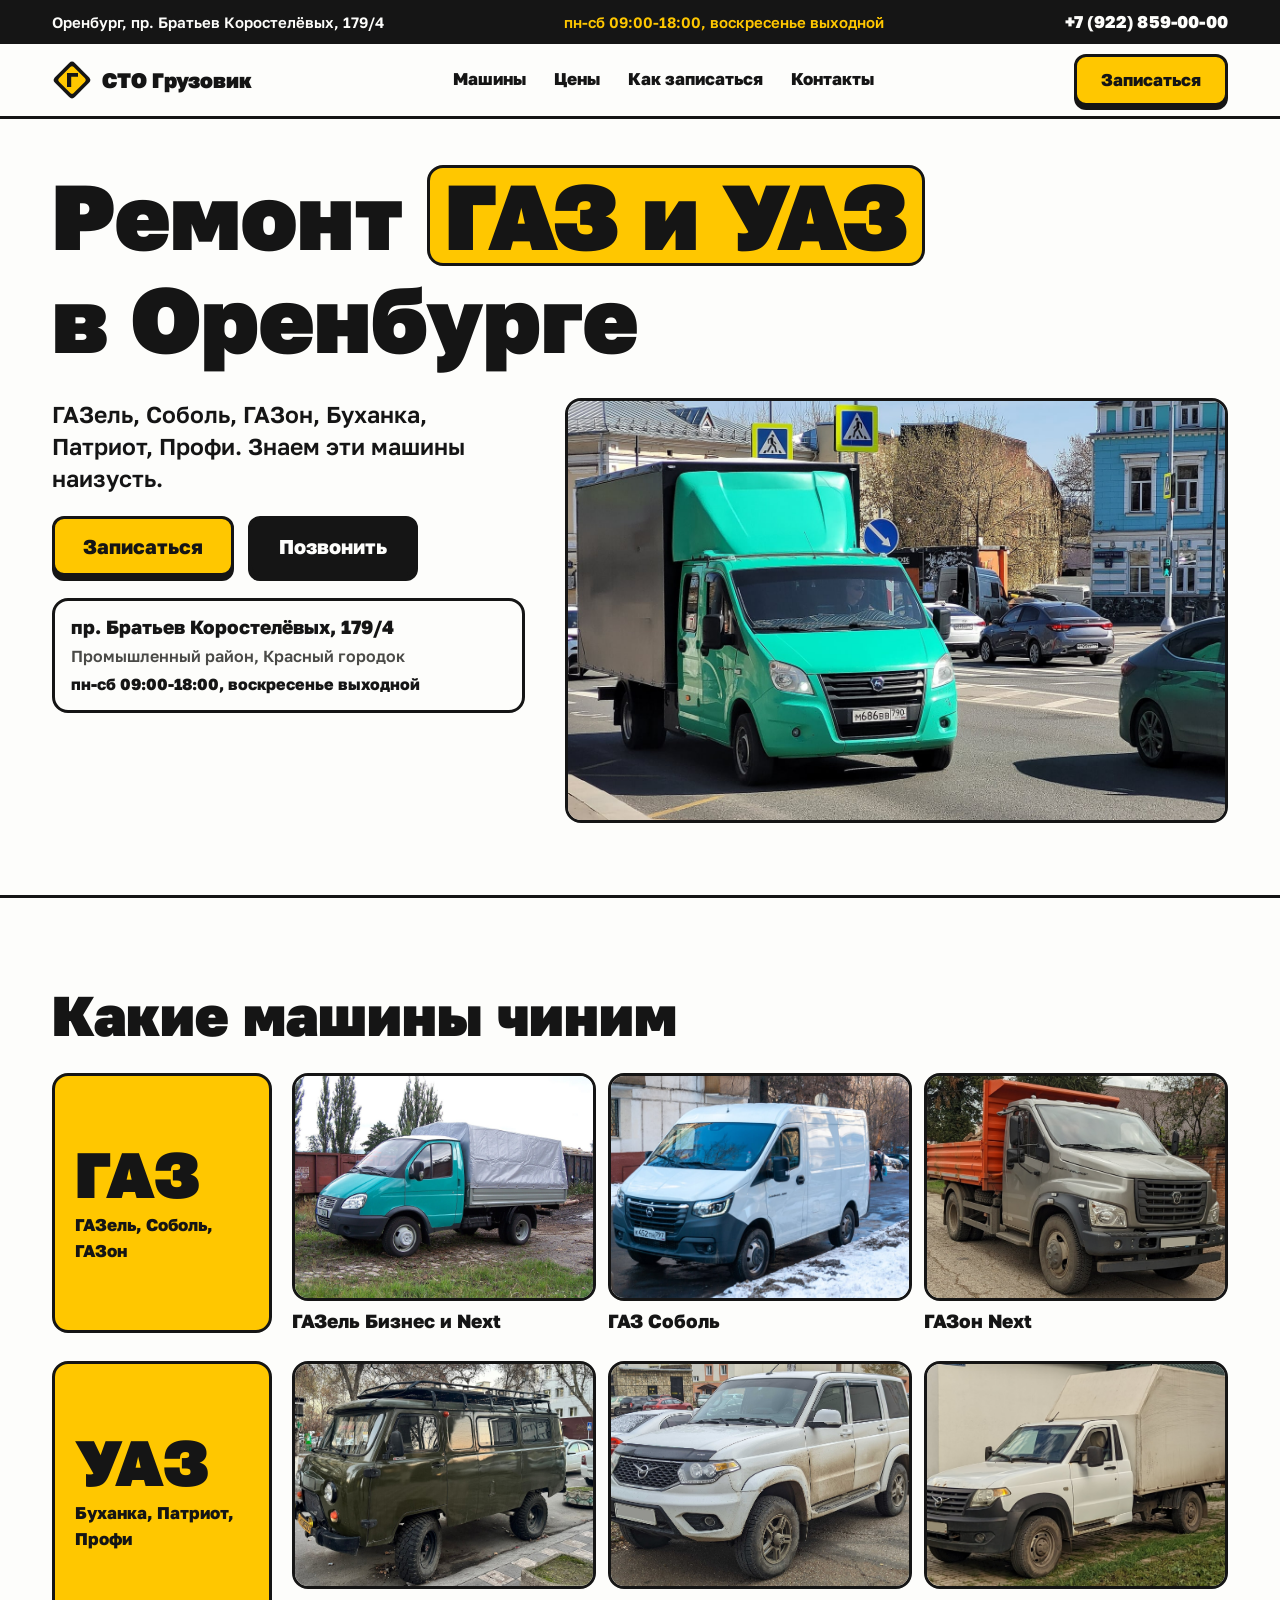
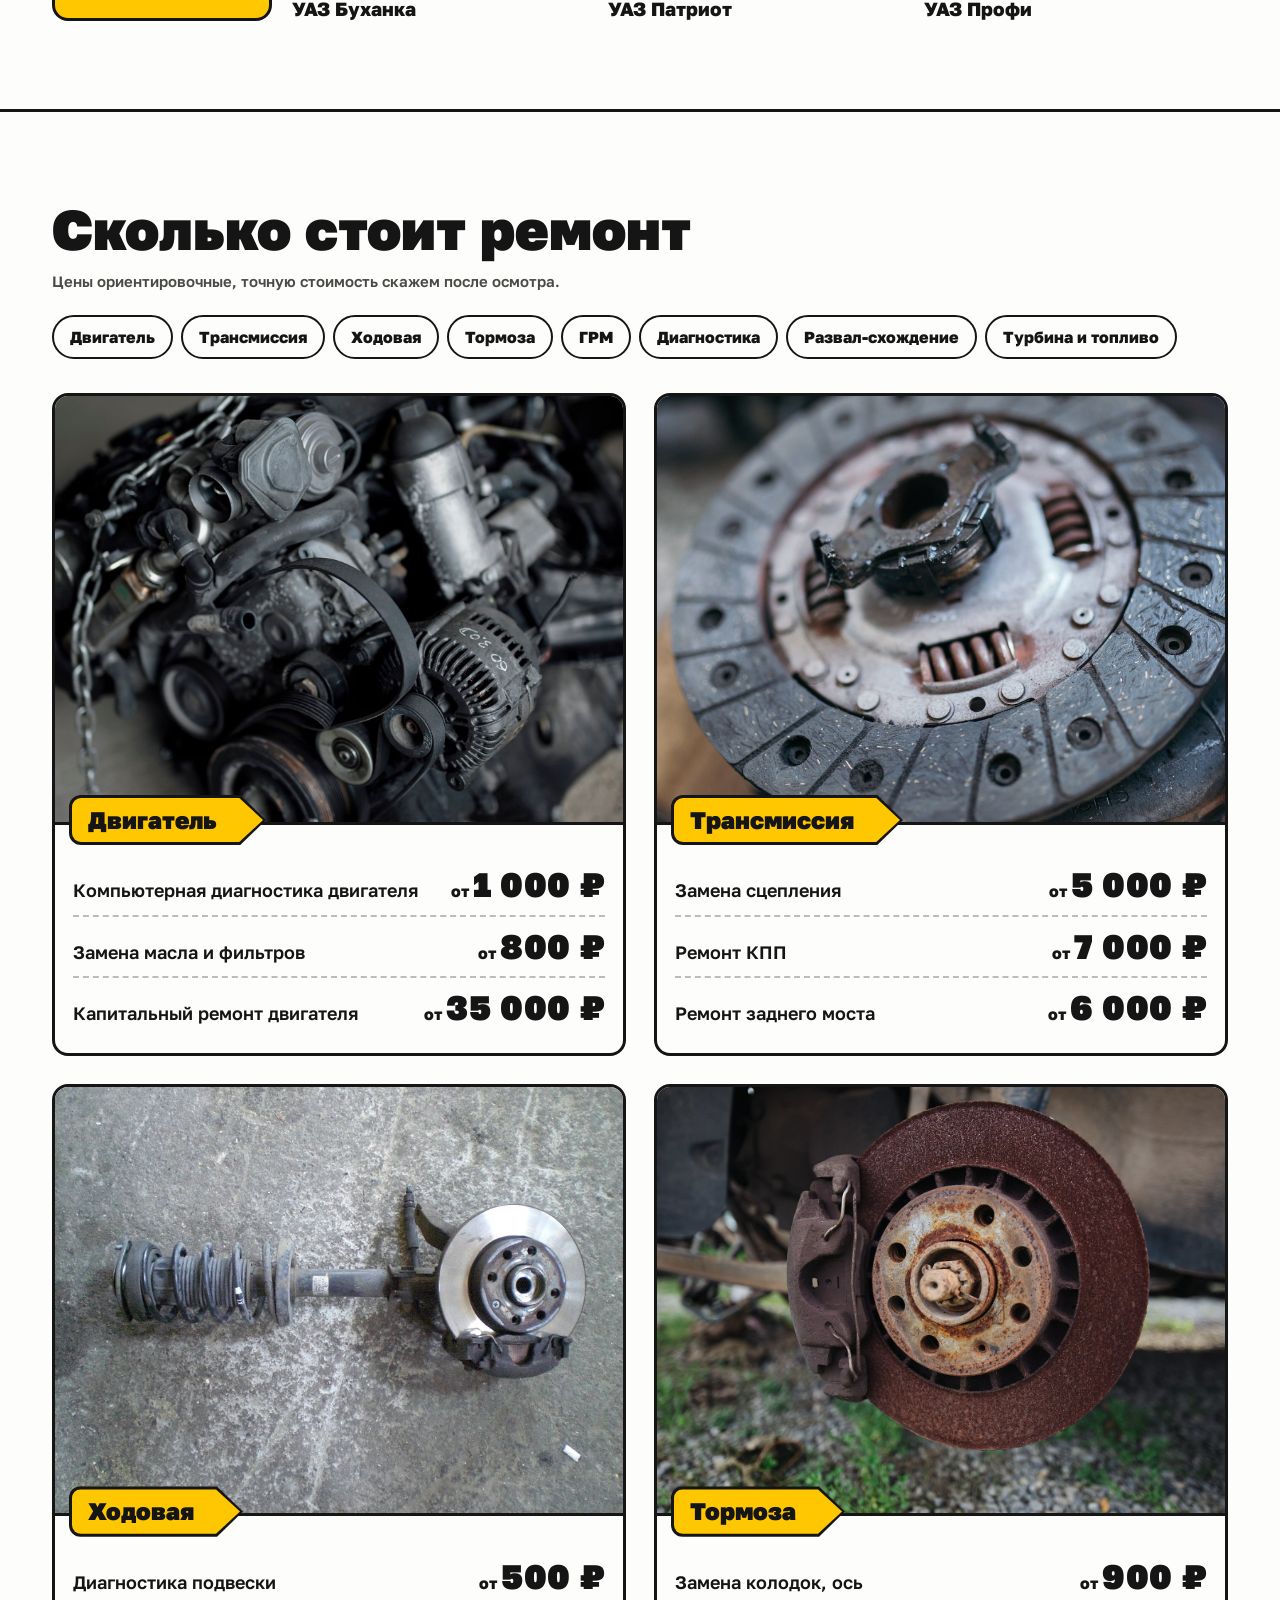
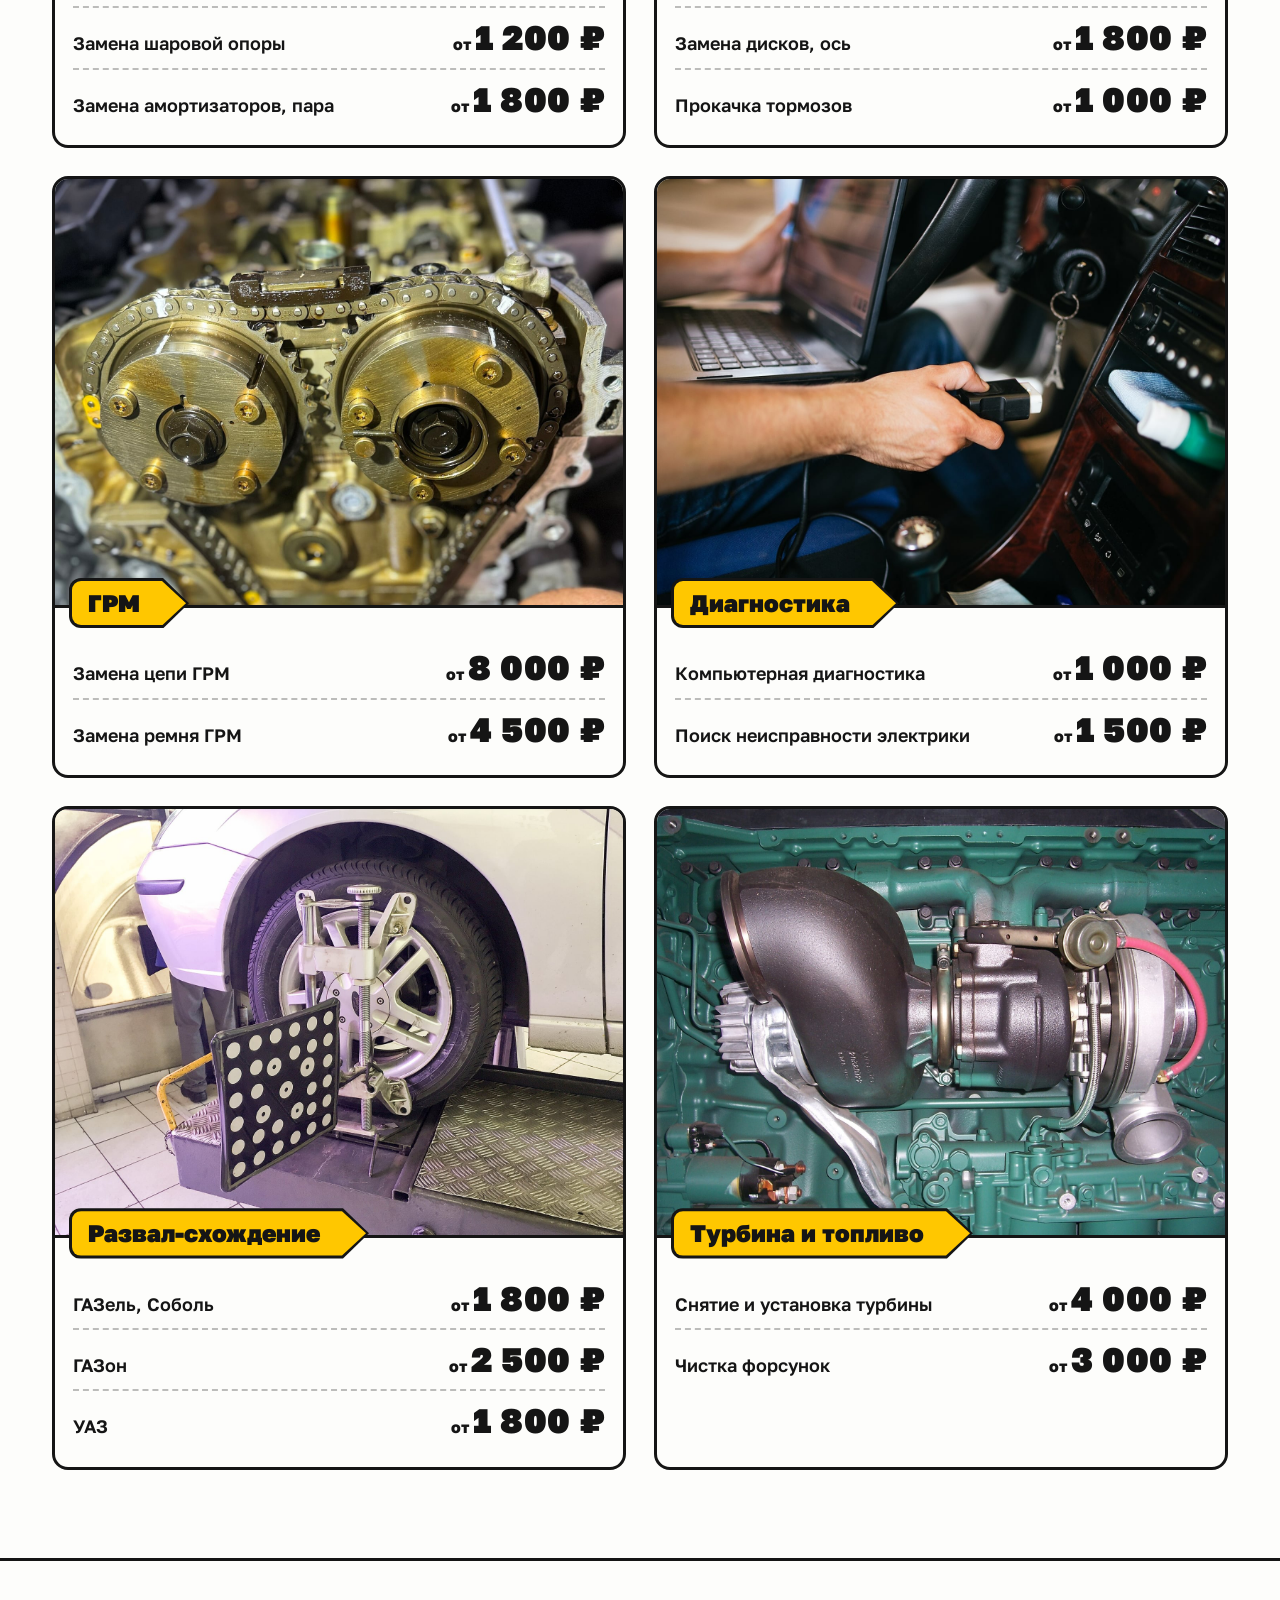
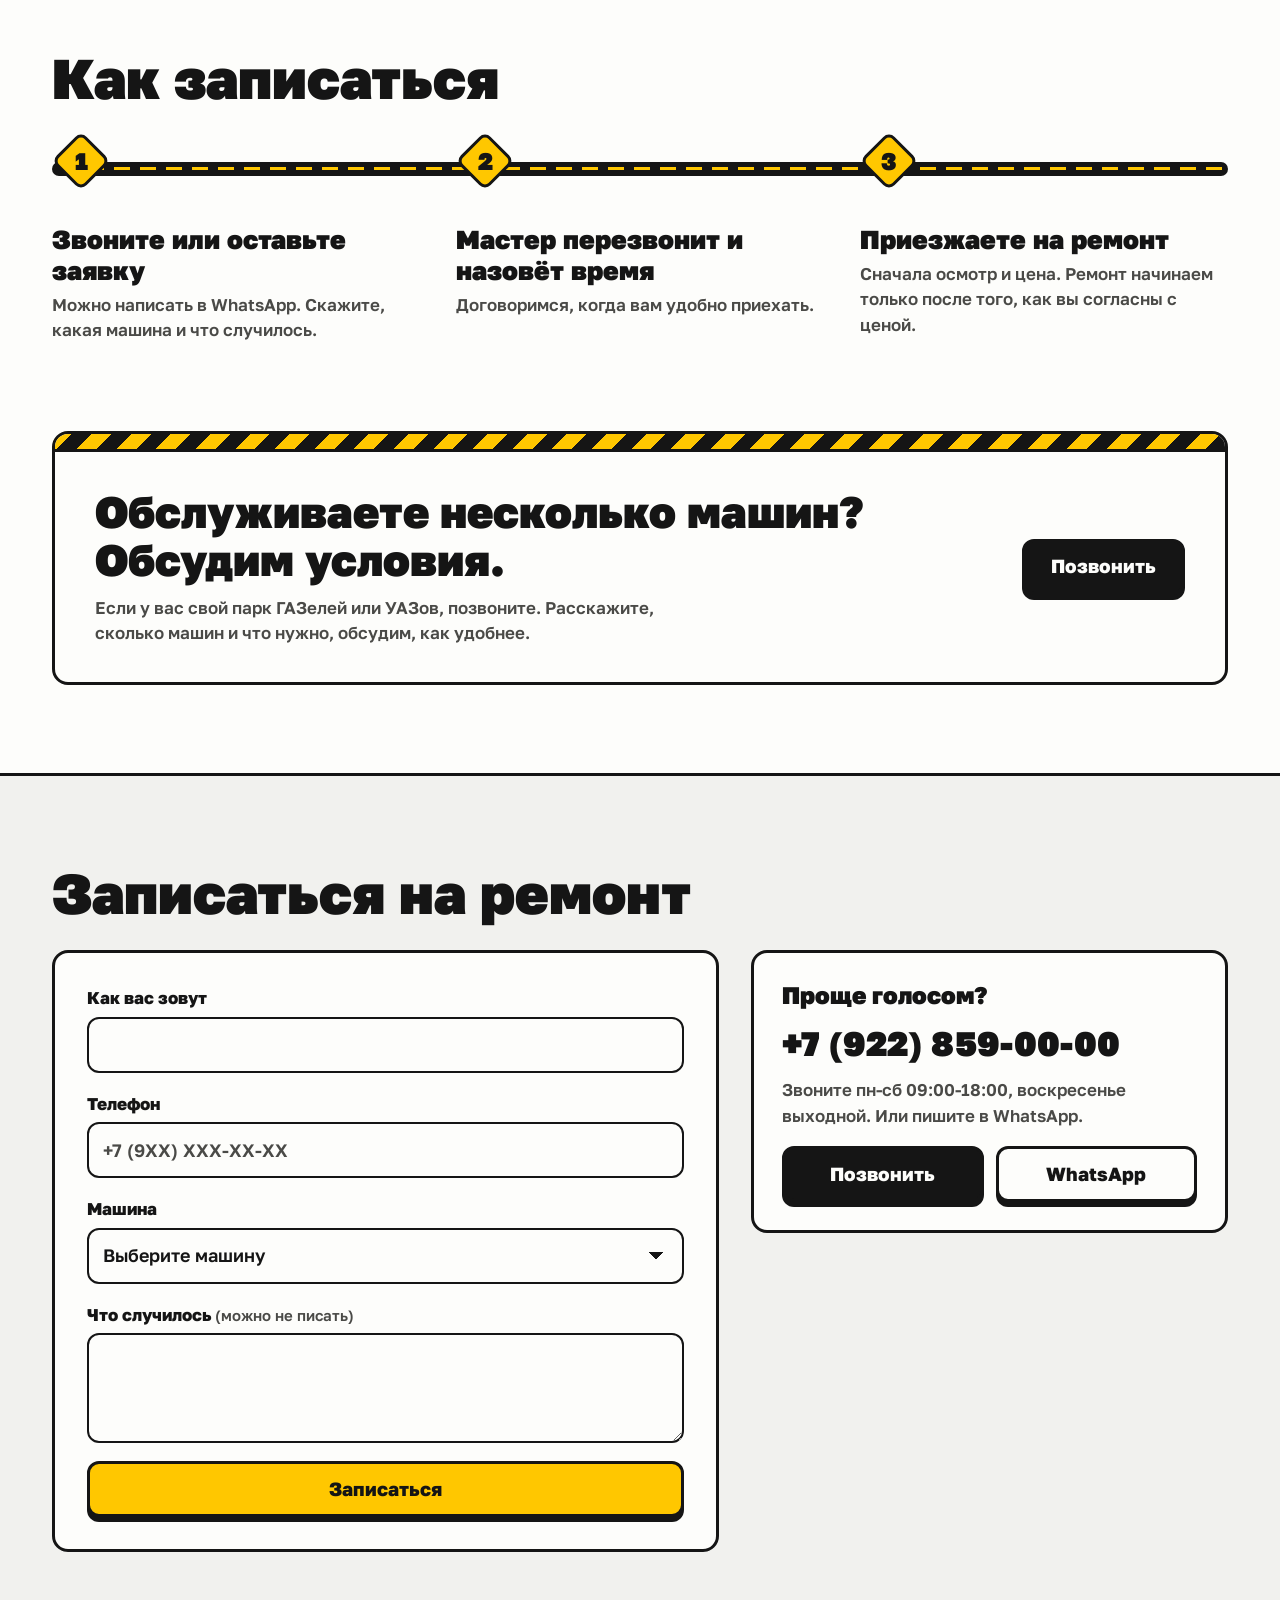
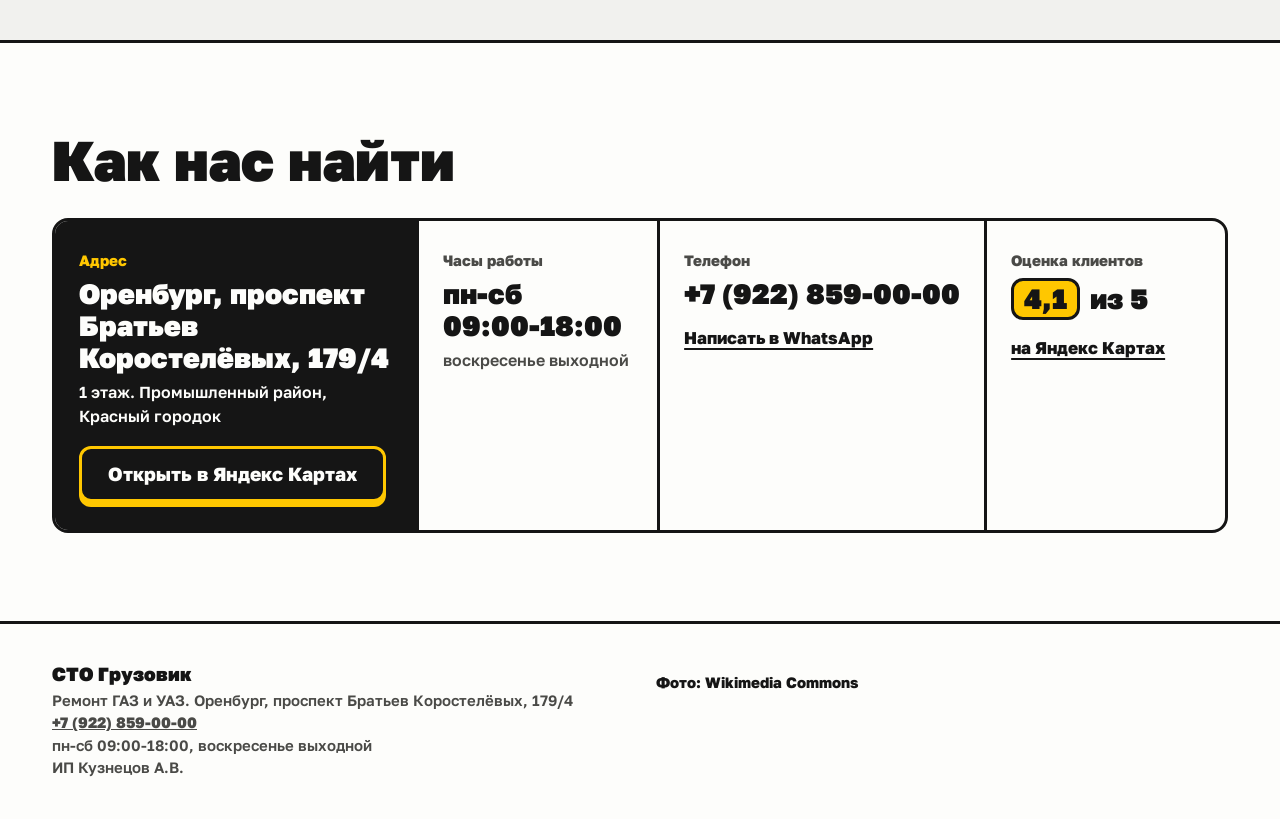
<file: v4-znak.html>
<!DOCTYPE html>
<html lang="ru">
<head>
<meta charset="utf-8">
<meta name="viewport" content="width=device-width, initial-scale=1">
<title>СТО Грузовик: ремонт ГАЗ и УАЗ в Оренбурге</title>
<meta name="description" content="Ремонт ГАЗель, Соболь, ГАЗон, УАЗ Буханка, Патриот, Профи в Оренбурге. Проспект Братьев Коростелёвых, 179/4. Пн-сб 09:00-18:00, воскресенье выходной. +7 (922) 859-00-00.">
<link rel="preconnect" href="https://fonts.googleapis.com">
<link rel="preconnect" href="https://fonts.gstatic.com" crossorigin>
<link href="https://fonts.googleapis.com/css2?family=Golos+Text:wght@400;600;800;900&display=swap" rel="stylesheet">
<link rel="preload" as="image" href="photos/gazelle-next.jpg">
<style>
/*
  Вариант 4 «Видно с дороги». Палитра (других цветов в файле нет, полупрозрачные слои только от них):
  #fdfdfb  фон страницы, карточки, поля ввода (почти белый)
  #f1f1ee  светло-серая подложка секции с формой
  #151515  чернила: текст, толстые обводки, тёмные кнопки, табличка адреса
  #4a4a47  второстепенный текст
  #ffc700  дорожный жёлтый: только плашки, таблички, кнопка «Записаться», полосы
  #b42318  ошибки в форме

  Контрасты по WCAG:
  #151515 на #fdfdfb: 17,93:1
  #151515 на #f1f1ee: 16,14:1
  #151515 на #ffc700: 11,67:1
  #fdfdfb на #151515: 17,93:1
  #ffc700 на #151515: 11,67:1
  #4a4a47 на #fdfdfb: 8,73:1
  #4a4a47 на #f1f1ee: 7,86:1
  #b42318 на #fdfdfb: 6,46:1
  #b42318 на #f1f1ee: 5,81:1
  #fdfdfb на #ffc700: 1,54:1  НЕ ПРОХОДИТ, белый текст на жёлтом не используется нигде
  #ffc700 на #fdfdfb: 1,54:1  поэтому у жёлтых плашек на белом всегда чёрная обводка 3px (17,93:1)

  Формы: таблички и карточки скругление 16px, кнопки и поля 12px, «пилюли» навигации по узлам 999px.
  Обводка: главная 3px, поля 2px.
*/
.v4 *, .v4 *::before, .v4 *::after { box-sizing: border-box; }
html { -webkit-text-size-adjust: 100%; scroll-behavior: smooth; }
@media (prefers-reduced-motion: reduce) { html { scroll-behavior: auto; } .v4 * { transition: none !important; } }
body.v4 {
  margin: 0;
  background: #fdfdfb;
  color: #151515; /* на #fdfdfb: 17,93:1 */
  font-family: "Golos Text", system-ui, sans-serif;
  font-size: 17px;
  line-height: 1.5;
  overflow-x: hidden;
}
.v4 img { display: block; max-width: 100%; }
.v4 a { color: inherit; }
.v4 h1, .v4 h2, .v4 h3, .v4 p, .v4 ul, .v4 ol { margin: 0; }
.v4 ul, .v4 ol { padding: 0; list-style: none; }
.v4 .wrap { width: 100%; max-width: 1240px; margin: 0 auto; padding: 0 16px; }
@media (min-width: 768px) { .v4 .wrap { padding: 0 32px; } }
.v4 section[id] { scroll-margin-top: 16px; }
.v4 .nb { white-space: nowrap; }
.v4 .sr { position: absolute; width: 1px; height: 1px; overflow: hidden; clip: rect(0 0 0 0); white-space: nowrap; }

/* ---------- кнопки ---------- */
.v4 .btn {
  display: inline-flex; align-items: center; justify-content: center; gap: 10px;
  min-height: 56px; padding: 0 26px;
  border: 3px solid #151515; border-radius: 12px;
  font: 800 19px/1.1 "Golos Text", system-ui, sans-serif;
  text-decoration: none; white-space: nowrap; cursor: pointer;
  box-shadow: 0 5px 0 #151515;
  transition: transform .12s ease, box-shadow .12s ease;
}
.v4 .btn:active { transform: translateY(4px); box-shadow: 0 1px 0 #151515; }
.v4 .btn:focus-visible, .v4 a:focus-visible, .v4 summary:focus-visible { outline: 3px solid #151515; outline-offset: 3px; }
.v4 .btn-y { background: #ffc700; color: #151515; } /* на #ffc700: 11,67:1 */
.v4 .btn-k { background: #151515; color: #fdfdfb; } /* на #151515: 17,93:1 */
.v4 .btn-w { background: #fdfdfb; color: #151515; } /* на #fdfdfb: 17,93:1 */
@media (hover: hover) {
  .v4 .btn:hover { transform: translateY(-2px); box-shadow: 0 7px 0 #151515; }
  .v4 .btn:active { transform: translateY(4px); box-shadow: 0 1px 0 #151515; }
}

/* ---------- верхняя полоса и шапка ---------- */
.v4 .strip { background: #151515; color: #fdfdfb; /* на #151515: 17,93:1 */ }
.v4 .strip .wrap { display: flex; align-items: center; justify-content: space-between; gap: 16px; min-height: 44px; font-size: 15px; font-weight: 600; }
.v4 .strip-where, .v4 .strip-sun { display: none; }
.v4 .strip-hours { color: #ffc700; /* на #151515: 11,67:1 */ }
.v4 .strip a { display: inline-flex; align-items: center; min-height: 44px; text-decoration: none; font-weight: 800; font-size: 17px; letter-spacing: .01em; }
@media (min-width: 768px) { .v4 .strip-where { display: inline; } }
@media (min-width: 1100px) { .v4 .strip-sun { display: inline; } }

.v4 .head { border-bottom: 3px solid #151515; background: #fdfdfb; }
.v4 .head .wrap { display: flex; align-items: center; justify-content: space-between; gap: 16px; min-height: 72px; }
.v4 .brand { display: inline-flex; align-items: center; gap: 10px; text-decoration: none; min-height: 44px; }
.v4 .brand svg { width: 40px; height: 40px; flex: none; }
.v4 .brand b { font-size: 19px; font-weight: 900; line-height: 1; letter-spacing: 0; white-space: nowrap; }
@media (min-width: 400px) { .v4 .brand b { font-size: 21px; } }
.v4 .nav { display: none; }
.v4 .head .btn { min-height: 48px; padding: 0 14px; font-size: 17px; box-shadow: 0 4px 0 #151515; }
@media (min-width: 1024px) {
  .v4 .nav { display: flex; gap: 28px; }
  .v4 .nav a { font-weight: 800; font-size: 17px; text-decoration: none; padding: 10px 0; border-bottom: 3px solid transparent; }
  .v4 .nav a:hover { border-bottom-color: #ffc700; }
  .v4 .head .btn { min-height: 52px; padding: 0 24px; }
}

/* ---------- первый экран ---------- */
.v4 .hero { padding: 28px 0 48px; }
.v4 .hero h1 {
  font-size: clamp(42px, 11.4vw, 92px);
  font-weight: 900; line-height: 1.02; letter-spacing: 0;
}
.v4 .hero h1 mark {
  background: #ffc700; color: #151515; /* на #ffc700: 11,67:1 */
  border: 3px solid #151515; border-radius: 16px;
  padding: 0 .16em; margin: .06em 0; display: inline-block; line-height: 1.04;
}
.v4 .hero-grid { display: grid; gap: 24px; margin-top: 22px; }
.v4 .hero-lead { font-size: 20px; font-weight: 600; line-height: 1.4; max-width: 30ch; }
.v4 .hero-btns { display: grid; grid-template-columns: 1fr 1fr; gap: 12px; margin-top: 22px; }
.v4 .hero-btns .btn { padding: 0 12px; }
.v4 .addr-plate {
  margin-top: 22px; border: 3px solid #151515; border-radius: 16px; padding: 14px 16px;
  display: grid; gap: 4px; background: #fdfdfb;
}
.v4 .addr-plate b { font-size: 19px; font-weight: 800; line-height: 1.3; }
.v4 .addr-plate span { color: #4a4a47; /* на #fdfdfb: 8,73:1 */ font-weight: 600; font-size: 16px; }
.v4 .addr-plate .hrs { color: #151515; font-weight: 800; }
.v4 .hero-photo { border: 3px solid #151515; border-radius: 16px; overflow: hidden; aspect-ratio: 4 / 3; background: #f1f1ee; }
.v4 .hero-photo img { width: 100%; height: 100%; object-fit: cover; object-position: 30% 60%; }
@media (min-width: 900px) {
  .v4 .hero { padding: 40px 0 72px; }
  .v4 .hero-grid { grid-template-columns: 5fr 7fr; gap: 40px; align-items: stretch; margin-top: 32px; }
  .v4 .hero-lead { font-size: 23px; }
  .v4 .hero-btns { display: flex; flex-wrap: wrap; gap: 14px; }
  .v4 .hero-btns .btn { padding: 0 28px; min-height: 60px; font-size: 20px; }
  .v4 .hero-photo { aspect-ratio: auto; min-height: 380px; }
}

/* ---------- заголовки секций ---------- */
.v4 .h2 { font-size: clamp(32px, 7.4vw, 56px); font-weight: 900; line-height: 1.05; letter-spacing: 0; }
.v4 .sec { padding: 56px 0; }
@media (min-width: 900px) { .v4 .sec { padding: 88px 0; } }

/* ---------- модели ---------- */
.v4 .models { border-top: 3px solid #151515; }
.v4 .fam { margin-top: 28px; display: grid; gap: 14px; }
.v4 .fam-plate {
  background: #ffc700; color: #151515; /* на #ffc700: 11,67:1 */
  border: 3px solid #151515; border-radius: 16px; padding: 12px 18px;
  display: flex; flex-direction: column; align-items: flex-start; gap: 6px;
}
.v4 .fam-plate b { font-size: 44px; font-weight: 900; line-height: 1; letter-spacing: .02em; }
.v4 .fam-plate span { font-weight: 800; font-size: 17px; }
.v4 .fam-row {
  display: grid; grid-auto-flow: column; grid-auto-columns: 74%; gap: 12px;
  overflow-x: auto; scroll-snap-type: x mandatory; padding-bottom: 6px;
  -webkit-overflow-scrolling: touch; scrollbar-width: thin;
}
.v4 .car { scroll-snap-align: start; margin: 0; }
.v4 .car-img { border: 3px solid #151515; border-radius: 16px; overflow: hidden; aspect-ratio: 4 / 3; background: #f1f1ee; }
.v4 .car-img img { width: 100%; height: 100%; object-fit: cover; }
.v4 .car figcaption { font-weight: 800; font-size: 19px; margin-top: 8px; line-height: 1.25; }
@media (min-width: 768px) {
  .v4 .fam { grid-template-columns: 220px 1fr; gap: 20px; align-items: stretch; }
  .v4 .fam-plate { justify-content: center; padding: 20px; }
  .v4 .fam-plate b { font-size: 64px; }
  .v4 .fam-row { grid-auto-flow: row; grid-template-columns: repeat(3, 1fr); overflow: visible; padding: 0; }
}

/* ---------- цены ---------- */
.v4 .prices { background: #fdfdfb; border-top: 3px solid #151515; }
.v4 .price-note { margin-top: 12px; color: #4a4a47; /* на #fdfdfb: 8,73:1 */ font-size: 15px; font-weight: 600; }
.v4 .jump { display: flex; gap: 8px; margin-top: 22px; overflow-x: auto; padding-bottom: 6px; scrollbar-width: thin; }
.v4 .jump a {
  flex: none; display: inline-flex; align-items: center; min-height: 44px; padding: 0 16px;
  border: 2px solid #151515; border-radius: 999px; font-weight: 800; font-size: 16px; text-decoration: none; white-space: nowrap;
}
.v4 .jump a:hover { background: #ffc700; }
@media (min-width: 900px) { .v4 .jump { flex-wrap: wrap; overflow: visible; } }
.v4 .nodes { display: grid; gap: 22px; margin-top: 28px; }
@media (min-width: 900px) { .v4 .nodes { grid-template-columns: 1fr 1fr; gap: 28px; } }
.v4 .node { border: 3px solid #151515; border-radius: 16px; overflow: hidden; background: #fdfdfb; scroll-margin-top: 16px; display: flex; flex-direction: column; }
.v4 .node-img { aspect-ratio: 16 / 7; background: #f1f1ee; border-bottom: 3px solid #151515; }
.v4 .node-img img { width: 100%; height: 100%; object-fit: cover; }
/* табличка-указатель: чёрный контур + жёлтое поле, острый правый край */
.v4 .sign {
  align-self: flex-start; margin: -30px 0 0 14px; position: relative;
  background: #151515; padding: 3px 3px 3px 3px; border-radius: 12px 0 0 12px;
  clip-path: polygon(0 0, calc(100% - 26px) 0, 100% 50%, calc(100% - 26px) 100%, 0 100%);
}
.v4 .sign span {
  display: block; background: #ffc700; color: #151515; /* на #ffc700: 11,67:1 */
  border-radius: 9px 0 0 9px; padding: 9px 46px 9px 16px;
  clip-path: polygon(0 0, calc(100% - 24px) 0, 100% 50%, calc(100% - 24px) 100%, 0 100%);
  font-size: 24px; font-weight: 900; line-height: 1.1; letter-spacing: 0; white-space: nowrap;
}
.v4 .node ul { padding: 10px 18px 16px; }
.v4 .node li {
  display: flex; align-items: baseline; justify-content: space-between; gap: 14px;
  padding: 12px 0;
}
.v4 .node li + li { border-top: 2px dashed rgba(21, 21, 21, .28); }
.v4 .node .w { font-weight: 600; font-size: 16px; line-height: 1.3; }
.v4 .node .p { flex: none; white-space: nowrap; font-weight: 900; font-size: 27px; line-height: 1; letter-spacing: .01em; }
.v4 .node .p small { font-size: 16px; font-weight: 800; letter-spacing: 0; margin-right: 4px; }
@media (min-width: 900px) { .v4 .node-img { aspect-ratio: 16 / 7; } .v4 .node .p { font-size: 34px; } .v4 .node .w { font-size: 18px; } }

/* ---------- как записаться ---------- */
.v4 .steps-sec { border-top: 3px solid #151515; }
.v4 .steps { position: relative; margin-top: 32px; display: grid; gap: 30px; padding-left: 74px; }
/* дорога: чёрная полоса с жёлтой прерывистой разметкой */
.v4 .steps::before {
  content: ""; position: absolute; left: 22px; top: 10px; bottom: 10px; width: 14px; border-radius: 7px;
  background: #151515 repeating-linear-gradient(to bottom, transparent 0 10px, #ffc700 10px 22px) center / 3px 100% no-repeat;
}
.v4 .step { position: relative; }
.v4 .num {
  position: absolute; left: -74px; top: -4px; width: 58px; height: 58px;
  display: grid; place-items: center;
}
.v4 .num::before {
  content: ""; position: absolute; inset: 8px; background: #ffc700; border: 3px solid #151515; border-radius: 8px; transform: rotate(45deg);
}
.v4 .num b { position: relative; font-size: 24px; font-weight: 900; color: #151515; /* на #ffc700: 11,67:1 */ }
.v4 .step h3 { font-size: 23px; font-weight: 900; line-height: 1.2; }
.v4 .step p { margin-top: 6px; color: #4a4a47; /* на #fdfdfb: 8,73:1 */ font-weight: 600; max-width: 34ch; }
@media (min-width: 900px) {
  .v4 .steps { grid-template-columns: repeat(3, 1fr); gap: 36px; padding: 84px 0 0; }
  .v4 .steps::before { left: 0; right: 0; top: 22px; bottom: auto; width: auto; height: 14px;
    background: #151515 repeating-linear-gradient(to right, transparent 0 10px, #ffc700 10px 26px) center / 100% 3px no-repeat; }
  .v4 .num { left: 0; top: -92px; }
  .v4 .step h3 { font-size: 26px; }
}

/* ---------- парки ---------- */
.v4 .fleet { padding: 0 0 56px; }
.v4 .fleet-box { border: 3px solid #151515; border-radius: 16px; overflow: hidden; background: #fdfdfb; }
.v4 .fleet-box::before {
  content: ""; display: block; height: 18px; border-bottom: 3px solid #151515;
  background: repeating-linear-gradient(-45deg, #151515 0 14px, #ffc700 14px 28px);
}
.v4 .fleet-in { padding: 24px 18px 26px; display: grid; gap: 20px; }
.v4 .fleet h2 { font-size: clamp(28px, 6.4vw, 44px); font-weight: 900; line-height: 1.1; }
.v4 .fleet p { color: #4a4a47; /* на #fdfdfb: 8,73:1 */ font-weight: 600; margin-top: 10px; max-width: 52ch; }
.v4 .fleet .btn { justify-self: start; }
@media (min-width: 900px) {
  .v4 .fleet { padding-bottom: 88px; }
  .v4 .fleet-in { grid-template-columns: 1fr auto; align-items: center; padding: 36px 40px; gap: 40px; }
}

/* ---------- форма ---------- */
.v4 .zapis { background: #f1f1ee; border-top: 3px solid #151515; border-bottom: 3px solid #151515; }
.v4 .zap-grid { display: grid; gap: 24px; margin-top: 28px; }
@media (min-width: 900px) { .v4 .zap-grid { grid-template-columns: 7fr 5fr; gap: 32px; align-items: start; } .v4 .voice { position: sticky; top: 24px; } }
.v4 form { background: #fdfdfb; border: 3px solid #151515; border-radius: 16px; padding: 22px 18px; display: grid; gap: 18px; }
@media (min-width: 768px) { .v4 form { padding: 32px; } }
.v4 .fld { display: grid; gap: 6px; }
.v4 .fld label { font-weight: 800; font-size: 17px; }
.v4 .fld label small { font-weight: 600; color: #4a4a47; /* на #fdfdfb: 8,73:1 */ font-size: 15px; }
.v4 input, .v4 select, .v4 textarea {
  width: 100%; min-height: 56px; padding: 12px 14px;
  border: 2px solid #151515; border-radius: 12px; background: #fdfdfb; color: #151515; /* на #fdfdfb: 17,93:1 */
  font: 600 18px/1.3 "Golos Text", system-ui, sans-serif;
}
.v4 textarea { min-height: 110px; resize: vertical; }
.v4 select {
  appearance: none; -webkit-appearance: none; padding-right: 48px; cursor: pointer;
  background-image: linear-gradient(45deg, transparent 50%, #151515 50%), linear-gradient(135deg, #151515 50%, transparent 50%);
  background-position: calc(100% - 26px) 50%, calc(100% - 18px) 50%;
  background-size: 8px 8px, 8px 8px; background-repeat: no-repeat;
}
.v4 ::placeholder { color: #4a4a47; opacity: 1; } /* на #fdfdfb: 8,73:1 */
.v4 input:focus, .v4 select:focus, .v4 textarea:focus { outline: 3px solid #151515; outline-offset: 2px; box-shadow: inset 0 0 0 3px #ffc700; }
.v4 [aria-invalid="true"] { border-color: #b42318; border-width: 3px; }
.v4 .err { color: #b42318; /* на #fdfdfb: 6,46:1 */ font-weight: 700; font-size: 15px; min-height: 0; }
.v4 .err:empty { display: none; }
.v4 .trap { position: absolute; left: -9999px; width: 1px; height: 1px; overflow: hidden; }
.v4 form .btn { width: 100%; }
.v4 .ok {
  background: #ffc700; color: #151515; /* на #ffc700: 11,67:1 */
  border: 3px solid #151515; border-radius: 12px; padding: 14px 16px; font-weight: 800; font-size: 17px;
}
.v4 .ok[hidden] { display: none; }
.v4 .voice { border: 3px solid #151515; border-radius: 16px; padding: 22px 18px; background: #fdfdfb; display: grid; gap: 14px; }
.v4 .voice h3 { font-size: 24px; font-weight: 900; line-height: 1.2; }
.v4 .voice .big { font-size: clamp(26px, 7vw, 34px); font-weight: 900; letter-spacing: .01em; text-decoration: none; line-height: 1.15; }
.v4 .voice p { color: #4a4a47; /* на #fdfdfb: 8,73:1 */ font-weight: 600; }
.v4 .voice-btns { display: grid; grid-template-columns: 1fr 1fr; gap: 12px; margin-top: 4px; }
.v4 .voice-btns .btn { padding: 0 10px; }
@media (min-width: 768px) { .v4 .voice { padding: 28px; } }

/* ---------- контакты ---------- */
.v4 .board { margin-top: 28px; border: 3px solid #151515; border-radius: 16px; overflow: hidden; display: grid; }
.v4 .cell { padding: 20px 18px; display: grid; gap: 6px; align-content: start; }
.v4 .cell + .cell { border-top: 3px solid #151515; }
.v4 .cell h3 { font-size: 15px; font-weight: 800; color: #4a4a47; /* на #fdfdfb: 8,73:1 */ }
.v4 .cell .v { font-size: 26px; font-weight: 900; line-height: 1.15; letter-spacing: 0; }
.v4 .cell a.v { text-decoration: none; }
.v4 .cell .sub { font-weight: 600; color: #4a4a47; font-size: 16px; }
.v4 .cell-addr { background: #151515; color: #fdfdfb; /* на #151515: 17,93:1 */ }
.v4 .cell-addr h3 { color: #ffc700; /* на #151515: 11,67:1 */ }
.v4 .cell-addr .sub { color: #fdfdfb; }
.v4 .cell-addr .btn { margin-top: 12px; justify-self: start; box-shadow: 0 5px 0 #ffc700; border-color: #ffc700; }
.v4 .cell-addr .btn:active { box-shadow: 0 1px 0 #ffc700; }
@media (hover: hover) { .v4 .cell-addr .btn:hover { box-shadow: 0 7px 0 #ffc700; } }
.v4 .cell-addr .btn:focus-visible { outline-color: #ffc700; }
.v4 .rate { display: inline-flex; align-items: center; gap: 10px; }
.v4 .rate .score { background: #ffc700; border: 3px solid #151515; border-radius: 12px; padding: 2px 10px; }
.v4 .cell a.lnk { font-weight: 800; text-decoration: underline; text-underline-offset: 4px; text-decoration-thickness: 2px; display: inline-flex; align-items: center; min-height: 44px; }
@media (min-width: 900px) {
  .v4 .board { grid-template-columns: 1.5fr 1fr 1fr 1fr; }
  .v4 .cell { padding: 28px 24px; }
  .v4 .cell + .cell { border-top: 0; border-left: 3px solid #151515; }
  .v4 .cell .v { font-size: 28px; }
}

/* ---------- подвал ---------- */
.v4 .foot { border-top: 3px solid #151515; padding: 36px 0 40px; font-size: 15px; }
.v4 .foot-grid { display: grid; gap: 18px; }
.v4 .foot b { font-size: 19px; font-weight: 900; }
.v4 .foot p { color: #4a4a47; /* на #fdfdfb: 8,73:1 */ font-weight: 600; }
.v4 .foot a { font-weight: 800; }
.v4 details summary { cursor: pointer; font-weight: 800; min-height: 44px; display: inline-flex; align-items: center; }
.v4 details ul { margin-top: 8px; display: grid; gap: 6px; color: #4a4a47; /* на #fdfdfb: 8,73:1 */ }
.v4 details li { overflow-wrap: anywhere; }
@media (min-width: 900px) { .v4 .foot-grid { grid-template-columns: 1fr 1fr; gap: 32px; } }

/* ---------- нижняя липкая панель на телефоне ---------- */
.v4 .dock {
  position: fixed; left: 0; right: 0; bottom: 0; z-index: 20;
  background: #fdfdfb; border-top: 3px solid #151515;
  padding: 10px 12px calc(10px + env(safe-area-inset-bottom));
  display: grid; grid-template-columns: 1fr 1fr; gap: 10px;
}
.v4 .dock .btn { min-height: 52px; font-size: 18px; padding: 0 8px; box-shadow: none; }
.v4 .dock .btn:active { transform: translateY(2px); }
body.v4 { padding-bottom: 78px; }
@media (min-width: 900px) { .v4 .dock { display: none; } body.v4 { padding-bottom: 0; } }
</style>
</head>
<body class="v4">

<div class="strip">
  <div class="wrap">
    <span class="strip-where">Оренбург, пр. Братьев Коростелёвых, 179/4</span>
    <span class="strip-hours">пн-сб 09:00-18:00<span class="strip-sun">, воскресенье выходной</span></span>
    <a href="tel:+79228590000">+7 (922) 859-00-00</a>
  </div>
</div>

<header class="head">
  <div class="wrap">
    <a class="brand" href="#top" aria-label="СТО Грузовик, в начало страницы">
      <!-- знак: ромб «главная дорога» с буквой Г -->
      <svg viewBox="0 0 40 40" aria-hidden="true">
        <rect x="6" y="6" width="28" height="28" rx="4" transform="rotate(45 20 20)" fill="#151515"/>
        <rect x="9.6" y="9.6" width="20.8" height="20.8" rx="2.4" transform="rotate(45 20 20)" fill="#ffc700"/>
        <path d="M15 13h11v3.8h-6.8V27H15z" fill="#151515"/>
      </svg>
      <b>СТО Грузовик</b>
    </a>
    <nav class="nav" aria-label="Разделы">
      <a href="#modeli">Машины</a>
      <a href="#ceny">Цены</a>
      <a href="#kak">Как записаться</a>
      <a href="#kontakty">Контакты</a>
    </nav>
    <a class="btn btn-y" href="#zapis">Записаться</a>
  </div>
</header>

<main id="top">

  <section class="hero" aria-labelledby="h-hero">
    <div class="wrap">
      <h1 id="h-hero">Ремонт <mark class="nb">ГАЗ и УАЗ</mark> <span class="nb">в Оренбурге</span></h1>
      <div class="hero-grid">
        <div>
          <p class="hero-lead">ГАЗель, Соболь, ГАЗон, Буханка, Патриот, Профи. Знаем эти машины наизусть.</p>
          <div class="hero-btns">
            <a class="btn btn-y" href="#zapis">Записаться</a>
            <a class="btn btn-k" href="tel:+79228590000">Позвонить</a>
          </div>
          <p class="addr-plate">
            <b>пр. Братьев Коростелёвых, 179/4</b>
            <span>Промышленный район, Красный городок</span>
            <span class="hrs">пн-сб 09:00-18:00, воскресенье выходной</span>
          </p>
        </div>
        <div class="hero-photo">
          <img src="photos/gazelle-next.jpg" alt="Бирюзовая ГАЗель Next с фургоном едет по городской улице" width="1408" height="900" fetchpriority="high">
        </div>
      </div>
    </div>
  </section>

  <section class="sec models" id="modeli" aria-labelledby="h-models">
    <div class="wrap">
      <h2 class="h2" id="h-models">Какие машины чиним</h2>

      <div class="fam">
        <p class="fam-plate"><b>ГАЗ</b><span>ГАЗель, Соболь, ГАЗон</span></p>
        <div class="fam-row">
          <figure class="car">
            <div class="car-img"><img src="photos/gazelle-business.jpg" alt="ГАЗель Бизнес бортовая с тентом" width="1600" height="1270" loading="lazy"></div>
            <figcaption>ГАЗель Бизнес и Next</figcaption>
          </figure>
          <figure class="car">
            <div class="car-img"><img src="photos/gaz-sobol.jpg" alt="Цельнометаллический фургон ГАЗ Соболь" width="1360" height="1071" loading="lazy"></div>
            <figcaption>ГАЗ Соболь</figcaption>
          </figure>
          <figure class="car">
            <div class="car-img"><img src="photos/gazon-next.jpg" alt="Самосвал ГАЗон Next с оранжевым кузовом" width="1600" height="1145" loading="lazy"></div>
            <figcaption>ГАЗон Next</figcaption>
          </figure>
        </div>
      </div>

      <div class="fam">
        <p class="fam-plate"><b>УАЗ</b><span>Буханка, Патриот, Профи</span></p>
        <div class="fam-row">
          <figure class="car">
            <div class="car-img"><img src="photos/uaz-452-bukhanka.jpg" alt="УАЗ Буханка цвета хаки с багажником на крыше" width="1456" height="1200" loading="lazy"></div>
            <figcaption>УАЗ Буханка</figcaption>
          </figure>
          <figure class="car">
            <div class="car-img"><img src="photos/uaz-patriot.jpg" alt="Белый УАЗ Патриот, вид спереди" width="1600" height="1085" loading="lazy"></div>
            <figcaption>УАЗ Патриот</figcaption>
          </figure>
          <figure class="car">
            <div class="car-img"><img src="photos/uaz-profi.jpg" alt="УАЗ Профи с фургоном" width="1600" height="1057" loading="lazy"></div>
            <figcaption>УАЗ Профи</figcaption>
          </figure>
        </div>
      </div>
    </div>
  </section>

  <!-- ДЕМО-ЦЕНЫ: заменить на цены сервиса -->
  <section class="sec prices" id="ceny" aria-labelledby="h-prices">
    <div class="wrap">
      <h2 class="h2" id="h-prices">Сколько стоит ремонт</h2>
      <p class="price-note">Цены ориентировочные, точную стоимость скажем после осмотра.</p>
      <nav class="jump" aria-label="Узлы">
        <a href="#u-dvig">Двигатель</a>
        <a href="#u-trans">Трансмиссия</a>
        <a href="#u-hod">Ходовая</a>
        <a href="#u-torm">Тормоза</a>
        <a href="#u-grm">ГРМ</a>
        <a href="#u-diag">Диагностика</a>
        <a href="#u-razval">Развал-схождение</a>
        <a href="#u-turbo">Турбина и топливо</a>
      </nav>

      <div class="nodes">
        <article class="node" id="u-dvig">
          <div class="node-img"><img src="photos/part-engine.jpg" alt="Снятый двигатель на полу мастерской" width="1600" height="1200" loading="lazy"></div>
          <h3 class="sign"><span>Двигатель</span></h3>
          <ul>
            <li><span class="w">Компьютерная диагностика двигателя</span><span class="p"><small>от</small>1&nbsp;000&nbsp;₽</span></li>
            <li><span class="w">Замена масла и фильтров</span><span class="p"><small>от</small>800&nbsp;₽</span></li>
            <li><span class="w">Капитальный ремонт двигателя</span><span class="p"><small>от</small>35&nbsp;000&nbsp;₽</span></li>
          </ul>
        </article>

        <article class="node" id="u-trans">
          <div class="node-img"><img src="photos/part-transmission-clutch.jpg" alt="Диск сцепления крупным планом" width="1600" height="1200" loading="lazy"></div>
          <h3 class="sign"><span>Трансмиссия</span></h3>
          <ul>
            <li><span class="w">Замена сцепления</span><span class="p"><small>от</small>5&nbsp;000&nbsp;₽</span></li>
            <li><span class="w">Ремонт КПП</span><span class="p"><small>от</small>7&nbsp;000&nbsp;₽</span></li>
            <li><span class="w">Ремонт заднего моста</span><span class="p"><small>от</small>6&nbsp;000&nbsp;₽</span></li>
          </ul>
        </article>

        <article class="node" id="u-hod">
          <div class="node-img"><img src="photos/part-suspension.jpg" alt="Стойка амортизатора с пружиной и ступица с тормозным диском" width="1600" height="1200" loading="lazy"></div>
          <h3 class="sign"><span>Ходовая</span></h3>
          <ul>
            <li><span class="w">Диагностика подвески</span><span class="p"><small>от</small>500&nbsp;₽</span></li>
            <li><span class="w">Замена шаровой опоры</span><span class="p"><small>от</small>1&nbsp;200&nbsp;₽</span></li>
            <li><span class="w">Замена амортизаторов, пара</span><span class="p"><small>от</small>1&nbsp;800&nbsp;₽</span></li>
          </ul>
        </article>

        <article class="node" id="u-torm">
          <div class="node-img"><img src="photos/part-brakes.jpg" alt="Тормозной диск и суппорт на колесе" width="1424" height="1068" loading="lazy"></div>
          <h3 class="sign"><span>Тормоза</span></h3>
          <ul>
            <li><span class="w">Замена колодок, ось</span><span class="p"><small>от</small>900&nbsp;₽</span></li>
            <li><span class="w">Замена дисков, ось</span><span class="p"><small>от</small>1&nbsp;800&nbsp;₽</span></li>
            <li><span class="w">Прокачка тормозов</span><span class="p"><small>от</small>1&nbsp;000&nbsp;₽</span></li>
          </ul>
        </article>

        <article class="node" id="u-grm">
          <div class="node-img"><img src="photos/part-timing.jpg" alt="Цепь ГРМ и звёздочки распредвалов" width="1600" height="1200" loading="lazy"></div>
          <h3 class="sign"><span>ГРМ</span></h3>
          <ul>
            <li><span class="w">Замена цепи ГРМ</span><span class="p"><small>от</small>8&nbsp;000&nbsp;₽</span></li>
            <li><span class="w">Замена ремня ГРМ</span><span class="p"><small>от</small>4&nbsp;500&nbsp;₽</span></li>
          </ul>
        </article>

        <article class="node" id="u-diag">
          <div class="node-img"><img src="photos/part-diagnostics.jpg" alt="Разъём для компьютерной диагностики в руке и ноутбук" width="1424" height="1068" loading="lazy"></div>
          <h3 class="sign"><span>Диагностика</span></h3>
          <ul>
            <li><span class="w">Компьютерная диагностика</span><span class="p"><small>от</small>1&nbsp;000&nbsp;₽</span></li>
            <li><span class="w">Поиск неисправности электрики</span><span class="p"><small>от</small>1&nbsp;500&nbsp;₽</span></li>
          </ul>
        </article>

        <article class="node" id="u-razval">
          <div class="node-img"><img src="photos/part-wheel-alignment.jpg" alt="Колесо на стенде развал-схождения с мишенью" width="1600" height="1200" loading="lazy"></div>
          <h3 class="sign"><span>Развал-схождение</span></h3>
          <ul>
            <li><span class="w">ГАЗель, Соболь</span><span class="p"><small>от</small>1&nbsp;800&nbsp;₽</span></li>
            <li><span class="w">ГАЗон</span><span class="p"><small>от</small>2&nbsp;500&nbsp;₽</span></li>
            <li><span class="w">УАЗ</span><span class="p"><small>от</small>1&nbsp;800&nbsp;₽</span></li>
          </ul>
        </article>

        <article class="node" id="u-turbo">
          <div class="node-img"><img src="photos/part-turbo.jpg" alt="Турбокомпрессор на дизельном двигателе" width="1600" height="1200" loading="lazy"></div>
          <h3 class="sign"><span>Турбина и топливо</span></h3>
          <ul>
            <li><span class="w">Снятие и установка турбины</span><span class="p"><small>от</small>4&nbsp;000&nbsp;₽</span></li>
            <li><span class="w">Чистка форсунок</span><span class="p"><small>от</small>3&nbsp;000&nbsp;₽</span></li>
          </ul>
        </article>
      </div>
    </div>
  </section>

  <section class="sec steps-sec" id="kak" aria-labelledby="h-steps">
    <div class="wrap">
      <h2 class="h2" id="h-steps">Как записаться</h2>
      <ol class="steps">
        <li class="step">
          <span class="num" aria-hidden="true"><b>1</b></span>
          <h3>Звоните или оставьте заявку</h3>
          <p>Можно написать в WhatsApp. Скажите, какая машина и что случилось.</p>
        </li>
        <li class="step">
          <span class="num" aria-hidden="true"><b>2</b></span>
          <h3>Мастер перезвонит и назовёт время</h3>
          <p>Договоримся, когда вам удобно приехать.</p>
        </li>
        <li class="step">
          <span class="num" aria-hidden="true"><b>3</b></span>
          <h3>Приезжаете на ремонт</h3>
          <p>Сначала осмотр и цена. Ремонт начинаем только после того, как вы согласны с ценой.</p>
        </li>
      </ol>
    </div>
  </section>

  <section class="fleet" aria-labelledby="h-fleet">
    <div class="wrap">
      <div class="fleet-box">
        <div class="fleet-in">
          <div>
            <h2 id="h-fleet">Обслуживаете несколько машин? Обсудим условия.</h2>
            <p>Если у вас свой парк ГАЗелей или УАЗов, позвоните. Расскажите, сколько машин и что нужно, обсудим, как удобнее.</p>
          </div>
          <a class="btn btn-k" href="tel:+79228590000">Позвонить</a>
        </div>
      </div>
    </div>
  </section>

  <section class="sec zapis" id="zapis" aria-labelledby="h-zapis">
    <div class="wrap">
      <h2 class="h2" id="h-zapis">Записаться на ремонт</h2>
      <div class="zap-grid">
        <!-- ФОРМА-ВИТРИНА: отправка не подключена -->
        <form id="lead" novalidate>
          <div class="fld">
            <label for="f-name">Как вас зовут</label>
            <input id="f-name" name="name" type="text" autocomplete="name" maxlength="60" aria-describedby="e-name" required>
            <p class="err" id="e-name" aria-live="polite"></p>
          </div>
          <div class="fld">
            <label for="f-phone">Телефон</label>
            <input id="f-phone" name="phone" type="tel" inputmode="tel" autocomplete="tel" placeholder="+7 (9XX) XXX-XX-XX" maxlength="40" aria-describedby="e-phone" required>
            <p class="err" id="e-phone" aria-live="polite"></p>
          </div>
          <div class="fld">
            <label for="f-model">Машина</label>
            <select id="f-model" name="model" aria-describedby="e-model" required>
              <option value="">Выберите машину</option>
              <option>ГАЗель</option>
              <option>Соболь</option>
              <option>ГАЗон</option>
              <option>УАЗ Буханка</option>
              <option>УАЗ Патриот</option>
              <option>УАЗ Профи</option>
              <option>другая</option>
            </select>
            <p class="err" id="e-model" aria-live="polite"></p>
          </div>
          <div class="fld">
            <label for="f-msg">Что случилось <small>(можно не писать)</small></label>
            <textarea id="f-msg" name="message" maxlength="1000" aria-describedby="e-msg"></textarea>
            <p class="err" id="e-msg" aria-live="polite"></p>
          </div>
          <div class="trap" aria-hidden="true">
            <label for="f-website">Сайт</label>
            <input id="f-website" name="website" type="text" tabindex="-1" autocomplete="off">
          </div>
          <button class="btn btn-y" type="submit">Записаться</button>
          <p class="ok" id="ok" role="status" hidden>Заявка заполнена верно. В рабочей версии сайта она сразу придёт мастеру в Telegram.</p>
        </form>

        <aside class="voice" aria-labelledby="h-voice">
          <h3 id="h-voice">Проще голосом?</h3>
          <a class="big" href="tel:+79228590000">+7 (922) 859-00-00</a>
          <p>Звоните пн-сб 09:00-18:00, воскресенье выходной. Или пишите в WhatsApp.</p>
          <div class="voice-btns">
            <a class="btn btn-k" href="tel:+79228590000">Позвонить</a>
            <a class="btn btn-w" href="https://wa.me/79228590000" target="_blank" rel="noopener">WhatsApp</a>
          </div>
        </aside>
      </div>
    </div>
  </section>

  <section class="sec" id="kontakty" aria-labelledby="h-kont">
    <div class="wrap">
      <h2 class="h2" id="h-kont">Как нас найти</h2>
      <div class="board">
        <div class="cell cell-addr">
          <h3>Адрес</h3>
          <p class="v">Оренбург, проспект Братьев Коростелёвых, 179/4</p>
          <p class="sub">1 этаж. Промышленный район, Красный городок</p>
          <a class="btn btn-k" href="https://yandex.ru/maps/org/avtoservis/204003473422/" target="_blank" rel="noopener">Открыть в Яндекс Картах</a>
        </div>
        <div class="cell">
          <h3>Часы работы</h3>
          <p class="v">пн-сб<br>09:00-18:00</p>
          <p class="sub">воскресенье выходной</p>
        </div>
        <div class="cell">
          <h3>Телефон</h3>
          <a class="v nb" href="tel:+79228590000">+7 (922) 859-00-00</a>
          <a class="lnk" href="https://wa.me/79228590000" target="_blank" rel="noopener">Написать в WhatsApp</a>
        </div>
        <div class="cell">
          <h3>Оценка клиентов</h3>
          <p class="v rate"><span class="score">4,1</span> из 5</p>
          <a class="lnk" href="https://yandex.ru/maps/org/avtoservis/204003473422/" target="_blank" rel="noopener">на Яндекс Картах</a>
        </div>
      </div>
    </div>
  </section>

</main>

<footer class="foot">
  <div class="wrap foot-grid">
    <div>
      <b>СТО Грузовик</b>
      <p>Ремонт ГАЗ и УАЗ. Оренбург, проспект Братьев Коростелёвых, 179/4</p>
      <p><a href="tel:+79228590000">+7 (922) 859-00-00</a></p>
      <p>пн-сб 09:00-18:00, воскресенье выходной</p>
      <p>ИП Кузнецов А.В.</p>
    </div>
    <div>
      <details>
        <summary>Фото: Wikimedia Commons</summary>
        <ul>
          <li>ГАЗель Бизнес: GAZ Česká republika, <a href="https://creativecommons.org/licenses/by-sa/4.0/deed.ru" target="_blank" rel="noopener">CC BY-SA 4.0</a>, <a href="https://commons.wikimedia.org/wiki/File:GAZ_GAZelle_3302_V.jpg" target="_blank" rel="noopener">источник</a>, обрезано</li>
          <li>ГАЗ Соболь: Artyom Svetlov, <a href="https://creativecommons.org/licenses/by/4.0/deed.ru" target="_blank" rel="noopener">CC BY 4.0</a>, <a href="https://commons.wikimedia.org/wiki/File:Auto_GAZ_Sobol_Moscow_Bolotnikovskaya_Street_%D0%9A452%D0%A2%D0%9D797_2025-02_854.JPG" target="_blank" rel="noopener">источник</a>, обрезано</li>
          <li>УАЗ Буханка: Jamshid Nurkulov, <a href="https://creativecommons.org/licenses/by-sa/4.0/deed.ru" target="_blank" rel="noopener">CC BY-SA 4.0</a>, <a href="https://commons.wikimedia.org/wiki/File:UAZ-452._Tashkent,_Chimkent_street_01.jpg" target="_blank" rel="noopener">источник</a>, обрезано</li>
          <li>Двигатель: Shixart1985, <a href="https://creativecommons.org/licenses/by/2.0/deed.ru" target="_blank" rel="noopener">CC BY 2.0</a>, <a href="https://commons.wikimedia.org/wiki/File:Engine_parts_and_components_on_the_floor_in_a_garage.jpg" target="_blank" rel="noopener">источник</a></li>
          <li>Сцепление: Shixart1985, <a href="https://creativecommons.org/licenses/by/2.0/deed.ru" target="_blank" rel="noopener">CC BY 2.0</a>, <a href="https://commons.wikimedia.org/wiki/File:Close-up_view_of_a_worn_clutch_disc_among_automotive_tools_in_a_workshop.jpg" target="_blank" rel="noopener">источник</a></li>
          <li>Тормоза: Shixart1985, <a href="https://creativecommons.org/licenses/by/2.0/deed.ru" target="_blank" rel="noopener">CC BY 2.0</a>, <a href="https://commons.wikimedia.org/wiki/File:Rusty_brake_disc_and_caliper_shown_on_a_vehicle_parked_on_gravel_near_a_road.jpg" target="_blank" rel="noopener">источник</a></li>
          <li>ГРМ: Logansenf, <a href="https://creativecommons.org/licenses/by-sa/4.0/deed.ru" target="_blank" rel="noopener">CC BY-SA 4.0</a>, <a href="https://commons.wikimedia.org/wiki/File:Timing_Chain.jpg" target="_blank" rel="noopener">источник</a>, обрезано</li>
          <li>Диагностика: Nenad Stojkovic, <a href="https://creativecommons.org/licenses/by/2.0/deed.ru" target="_blank" rel="noopener">CC BY 2.0</a>, <a href="https://commons.wikimedia.org/wiki/File:Man_holding_Obd2_jack_for_car_software_diagnostic.jpg" target="_blank" rel="noopener">источник</a></li>
          <li>Развал-схождение: Mike Peel, <a href="https://creativecommons.org/licenses/by-sa/4.0/deed.ru" target="_blank" rel="noopener">CC BY-SA 4.0</a>, <a href="https://commons.wikimedia.org/wiki/File:Wheel_alignment_on_a_Ford_Focus_2.jpg" target="_blank" rel="noopener">источник</a>, обрезано</li>
          <li>Турбина: Panoha, <a href="https://creativecommons.org/licenses/by-sa/3.0/deed.ru" target="_blank" rel="noopener">CC BY-SA 3.0</a>, <a href="https://commons.wikimedia.org/wiki/File:Turbocharger_assembly.jpg" target="_blank" rel="noopener">источник</a>, обрезано</li>
          <li>ГАЗель Next, ГАЗон Next, УАЗ Патриот, УАЗ Профи (CC0) и ходовая (общественное достояние): Svetlov Artem, Throwawayacc222, Bukk</li>
          <li><a href="photos/CREDITS.md">Полный список источников</a></li>
        </ul>
      </details>
    </div>
  </div>
</footer>

<div class="dock" aria-label="Быстрая связь">
  <a class="btn btn-k" href="tel:+79228590000">Позвонить</a>
  <a class="btn btn-y" href="#zapis">Записаться</a>
</div>

<script>
/* ФОРМА-ВИТРИНА: проверка ввода в браузере по правилам tools/form-rules (lead-rules.ts), отправки нет */
(function () {
  var f = document.getElementById('lead');
  if (!f) return;
  var ok = document.getElementById('ok');

  var MSG = {
    nameEmpty: 'Введите имя',
    nameLen: 'Имя: от 2 до 60 символов',
    nameChars: 'В имени только буквы, пробел, дефис и апостроф',
    nameJunk: 'Похоже на случайный набор букв. Укажите настоящее имя',
    phoneEmpty: 'Введите телефон',
    phoneChars: 'В номере только цифры, +, пробелы, скобки и дефис',
    phoneRu: 'Нужен российский мобильный номер: +7 9XX XXX-XX-XX',
    phoneJunk: 'Похоже на ненастоящий номер. Проверьте цифры',
    model: 'Выберите машину',
    msgLink: 'Ссылки в заявке не принимаем. Опишите поломку словами',
    msgJunk: 'Похоже на случайный набор букв. Опишите поломку словами или оставьте поле пустым'
  };

  var NAME_RE = /^\p{L}[\p{L}\p{M}]*(?:[ '’-]\p{L}[\p{L}\p{M}]*)*$/u;
  var KB_ROWS = ['йцукенгшщзхъ', 'фывапролджэё', 'ячсмитьбю', 'qwertyuiop', 'asdfghjkl', 'zxcvbnm'];
  var VOWELS = /[аеёиоуыэюяaeiouy]/;
  var JUNK_WORDS = /^(тест|тестовый|проверка|test|testing|qwerty|йцукен|фыва|олдж|asdf|asd|qwe|zxc|xxx|ххх|aaa|ааа)$/;

  function isJunkWord(w, needVowel) {
    if (needVowel === undefined) needVowel = true;
    if (JUNK_WORDS.test(w)) return true;
    if (/(\p{L})\1\1/u.test(w)) return true;
    var latCyr = /^[a-zа-яё]+$/.test(w);
    if (needVowel && latCyr && w.length >= 3 && !VOWELS.test(w)) return true;
    if (latCyr && w.length >= 4 && KB_ROWS.some(function (r) { return w.split('').every(function (c) { return r.indexOf(c) >= 0; }); })) {
      var seen = {};
      for (var i = 0; i < w.length - 1; i++) {
        var p = w.slice(i, i + 2);
        if (seen[p]) return true;
        seen[p] = 1;
      }
    }
    return false;
  }

  function nameError(raw) {
    var v = raw.normalize('NFC').replace(/\s+/g, ' ').trim();
    if (!v) return MSG.nameEmpty;
    if (v.length < 2 || v.length > 60) return MSG.nameLen;
    if (!NAME_RE.test(v)) return MSG.nameChars;
    if (/(^|[ '’-])[A-Z]{12,}($|[ '’-])/.test(v)) return MSG.nameJunk;
    if (v.toLowerCase().split(/[ '’-]+/).some(function (w) { return isJunkWord(w); })) return MSG.nameJunk;
    return '';
  }

  function isJunkDigits(national) {
    var n = national.slice(-9);
    if ('01234567890'.indexOf(n.slice(-7)) >= 0 || '9876543210'.indexOf(n.slice(-7)) >= 0) return true;
    for (var p = 1; p <= 4; p++) {
      var rep = true;
      for (var i = p; i < n.length && rep; i++) rep = n[i] === n[i - p];
      if (rep) return true;
    }
    return false;
  }

  /* Россия, только мобильный: +7 9XX XXX-XX-XX; 8 9XX... и 9XX... приводим к +7 */
  function phoneError(raw) {
    var s = raw.trim();
    if (!s) return MSG.phoneEmpty;
    if (s.length > 40 || !/^\+?[\d\s()\-]+$/.test(s)) return MSG.phoneChars;
    var d = s.replace(/\D/g, '');
    var nat;
    if (s[0] === '+') { if (d[0] !== '7') return MSG.phoneRu; nat = d.slice(1); }
    else if (d.length === 11 && (d[0] === '8' || d[0] === '7')) nat = d.slice(1);
    else if (d.length === 10) nat = d;
    else return MSG.phoneRu;
    if (nat.length !== 10 || nat[0] !== '9') return MSG.phoneRu;
    if (isJunkDigits(nat)) return MSG.phoneJunk;
    return '';
  }

  function messageError(raw) {
    var v = raw.trim().toLowerCase();
    if (!v) return '';
    if (!/\p{L}{2}/u.test(v)) return MSG.msgJunk;
    if (/(https?:\/\/|www\.|t\.me\/|telegram\.me\/|wa\.me\/|vk\.(com|ru)\/|\b[a-z0-9-]+\.(ru|com|net|org|me|io|ly|su|рф)\b)/i.test(v)) return MSG.msgLink;
    if (/[a-zа-яё]{3,}\d{3,}[a-zа-яё]{3,}/.test(v)) return MSG.msgJunk;
    var words = v.split(/[^\p{L}]+/u).filter(Boolean);
    if (words.length > 4) return '';
    for (var i = 0; i < words.length; i++) if (!isJunkWord(words[i], false)) return '';
    return MSG.msgJunk;
  }

  /* маска: +7 (9XX) XXX-XX-XX */
  function maskPhone(v) {
    var t = v.trim();
    if (t === '+' || t === '') return t;
    var d = t.replace(/\D/g, '');
    if (!d) return '';
    if (t[0] === '+' && d[0] !== '7') return t;
    if (d[0] === '8') d = '7' + d.slice(1);
    if (d[0] !== '7') d = '7' + d;
    d = d.slice(0, 11);
    var s = '+7';
    if (d.length > 1) s += ' (' + d.slice(1, 4);
    if (d.length >= 4) s += ')';
    if (d.length > 4) s += ' ' + d.slice(4, 7);
    if (d.length > 7) s += '-' + d.slice(7, 9);
    if (d.length > 9) s += '-' + d.slice(9, 11);
    return s;
  }
  f.phone.addEventListener('input', function (e) {
    if (e.inputType && e.inputType.indexOf('delete') === 0) return;
    f.phone.value = maskPhone(f.phone.value);
  });

  var checks = {
    name: [function () { return nameError(f.name.value); }, 'e-name'],
    phone: [function () { return phoneError(f.phone.value); }, 'e-phone'],
    model: [function () { return f.model.value ? '' : MSG.model; }, 'e-model'],
    message: [function () { return messageError(f.message.value); }, 'e-msg']
  };
  function validate(key) {
    var msg = checks[key][0]();
    f[key].setAttribute('aria-invalid', msg ? 'true' : 'false');
    document.getElementById(checks[key][1]).textContent = msg;
    return !msg;
  }
  Object.keys(checks).forEach(function (key) {
    f[key].addEventListener('blur', function () { if (f[key].value.trim()) validate(key); });
    f[key].addEventListener('input', function () {
      ok.hidden = true;
      if (f[key].getAttribute('aria-invalid') === 'true') validate(key);
    });
  });
  f.model.addEventListener('change', function () { validate('model'); });

  f.addEventListener('submit', function (e) {
    e.preventDefault();
    ok.hidden = true;
    /* ловушка для ботов: заполнено скрытое поле, делаем вид, что всё хорошо, и ничего не делаем */
    if (f.website.value) { ok.hidden = false; return; }
    var first = null;
    Object.keys(checks).forEach(function (key) {
      if (!validate(key) && !first) first = f[key];
    });
    if (first) { first.focus(); return; }
    ok.hidden = false;
  });
})();
</script>
</body>
</html>
</file>
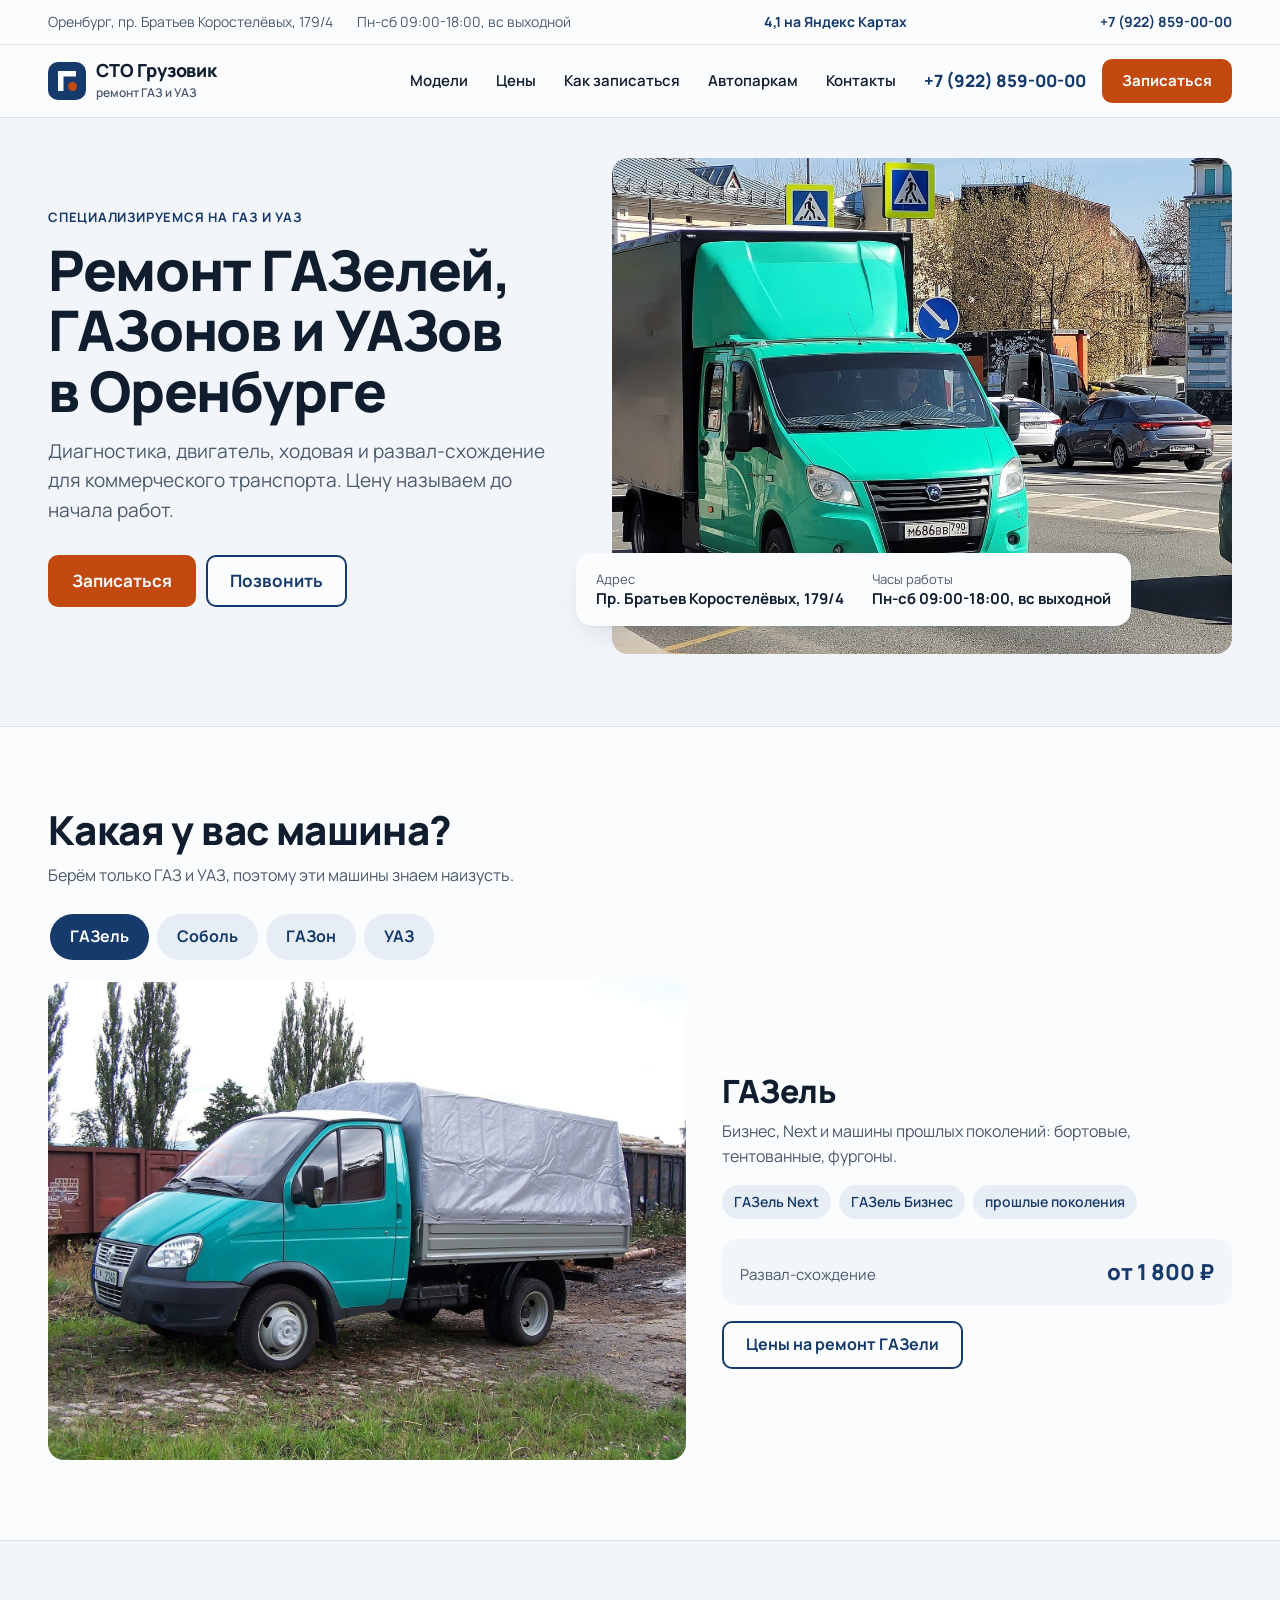
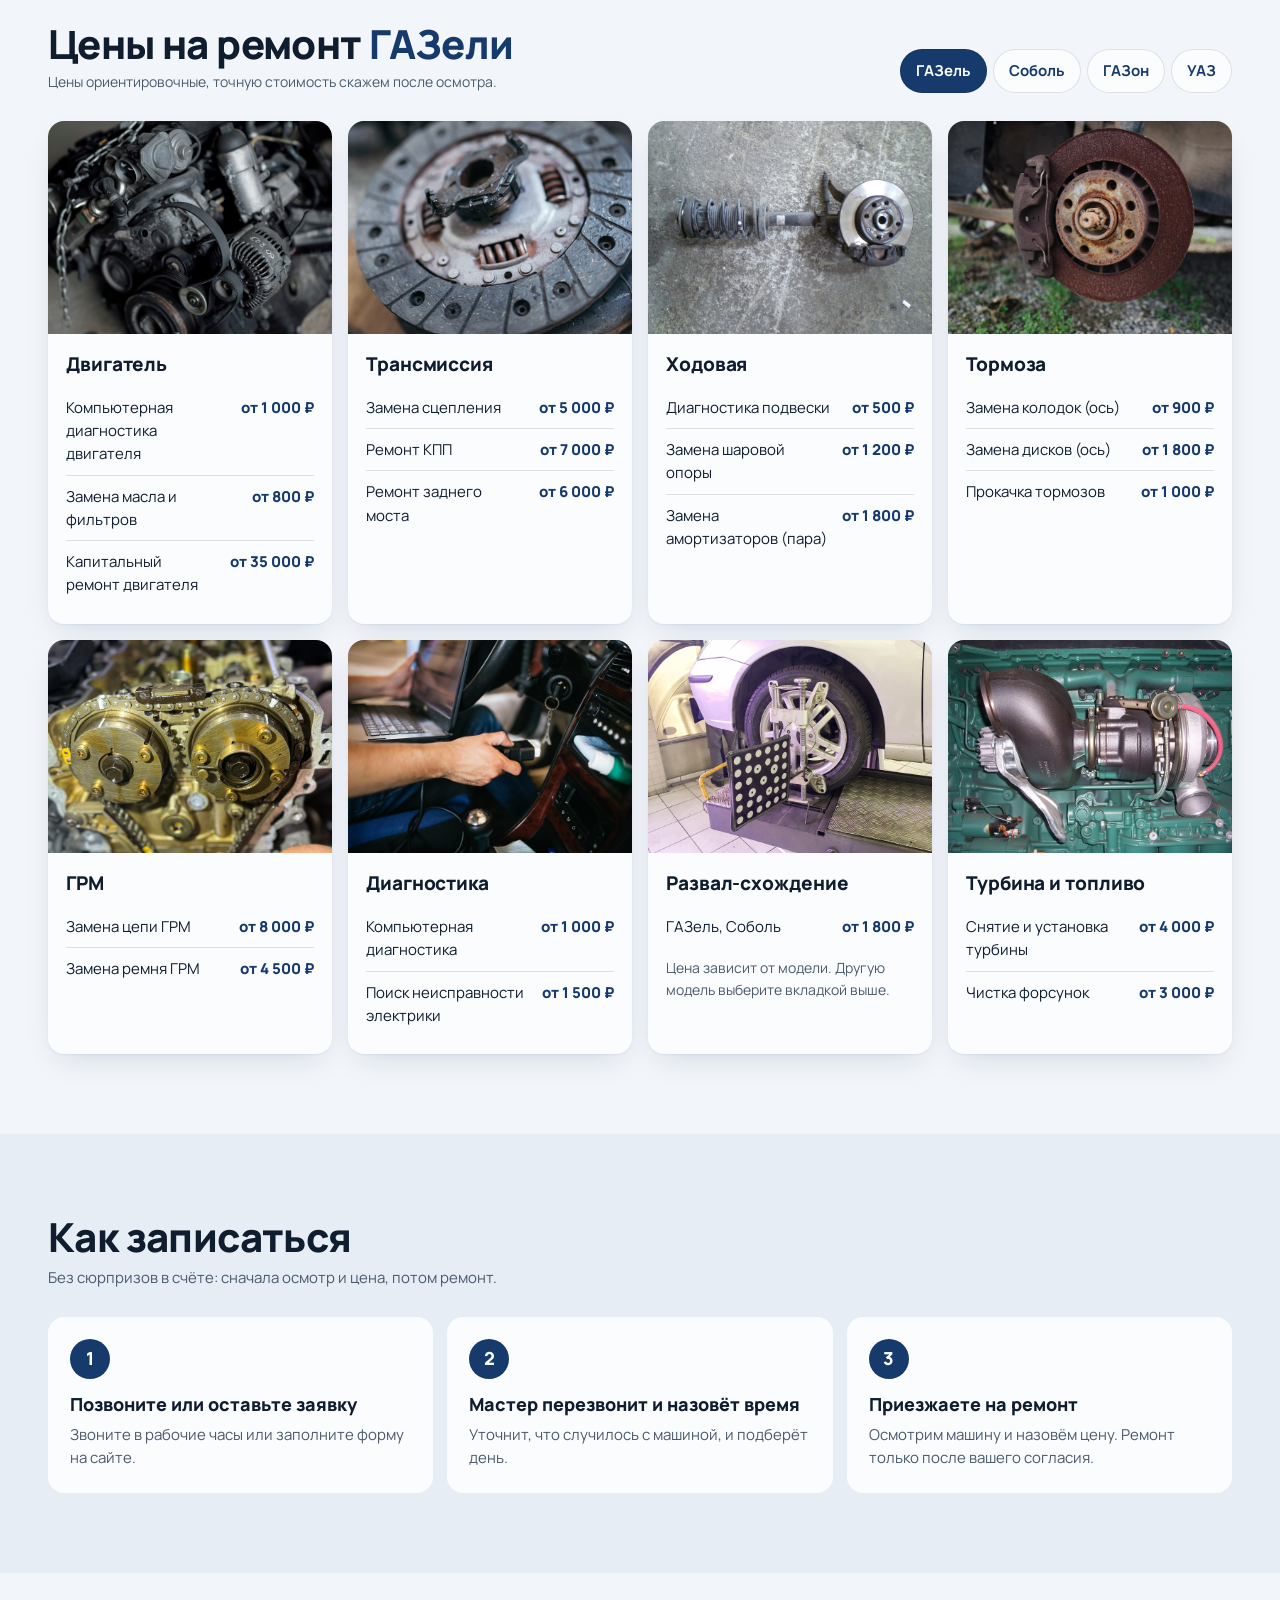
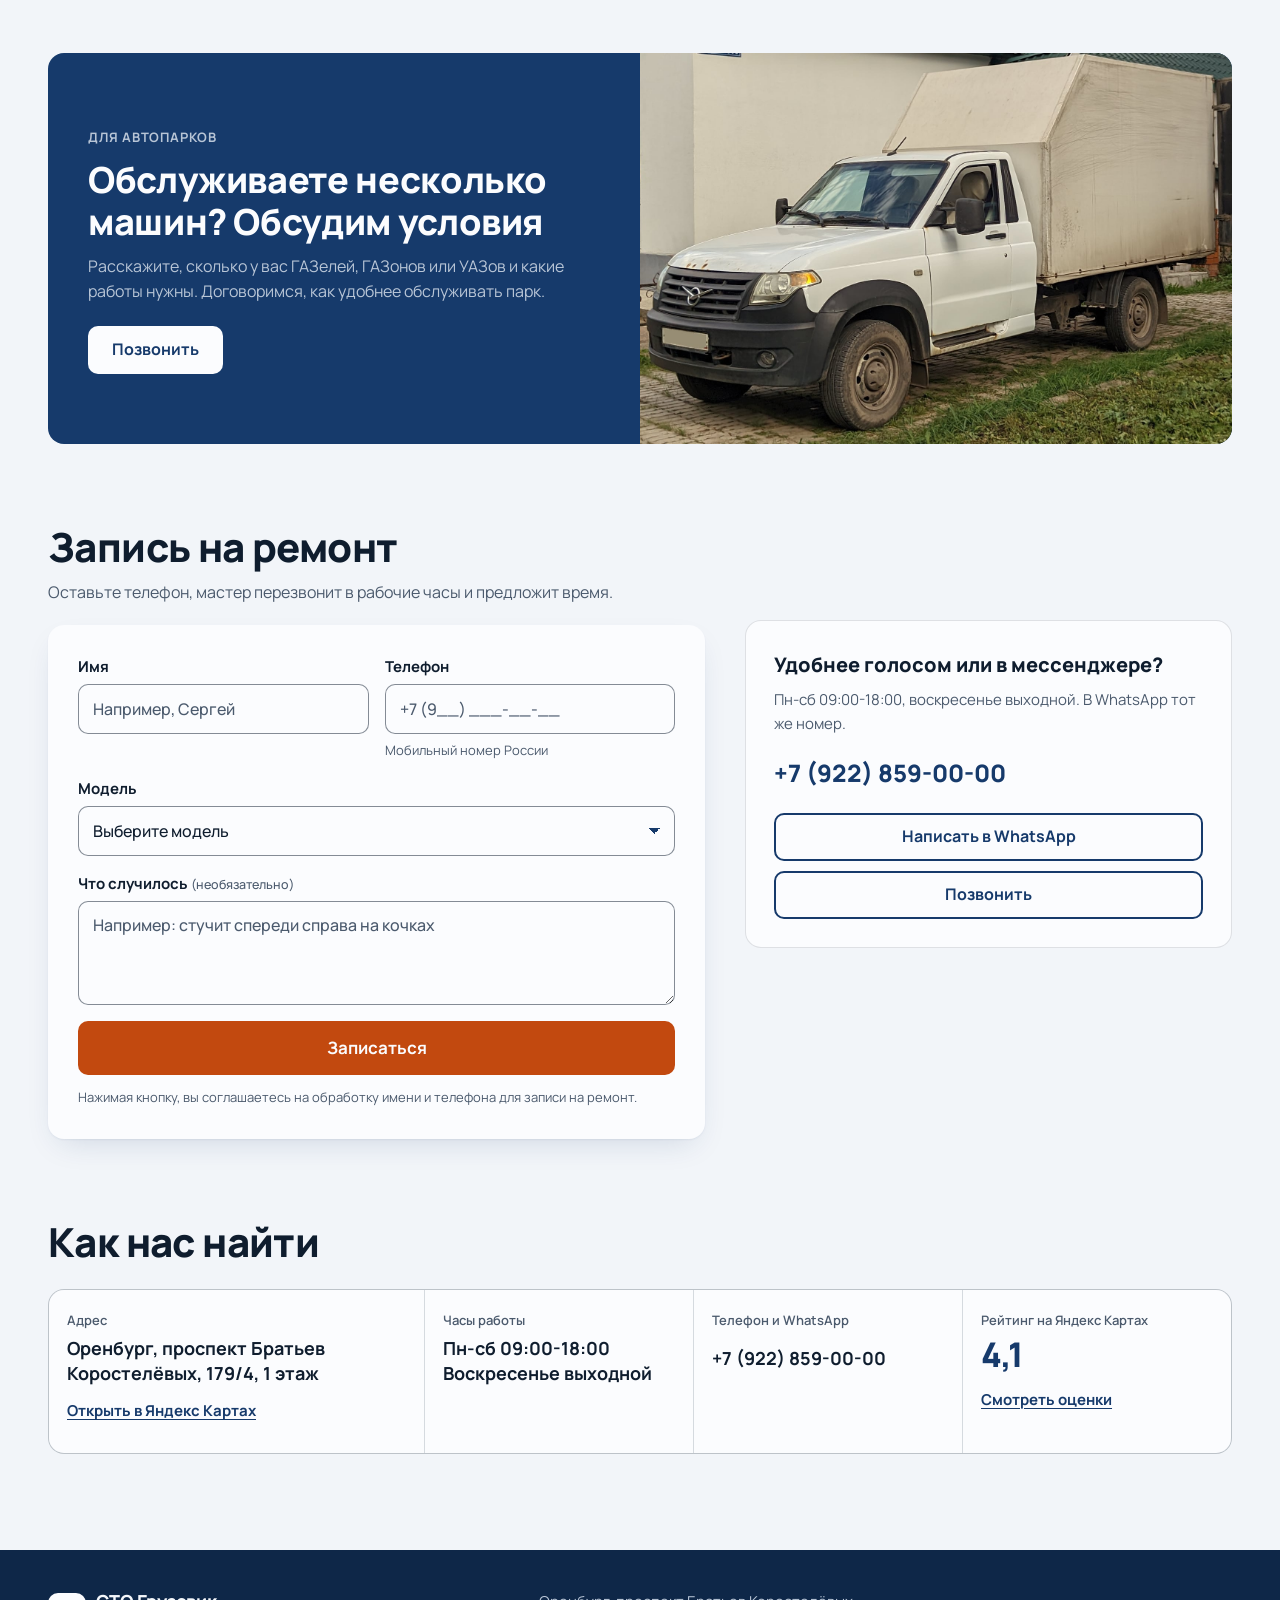
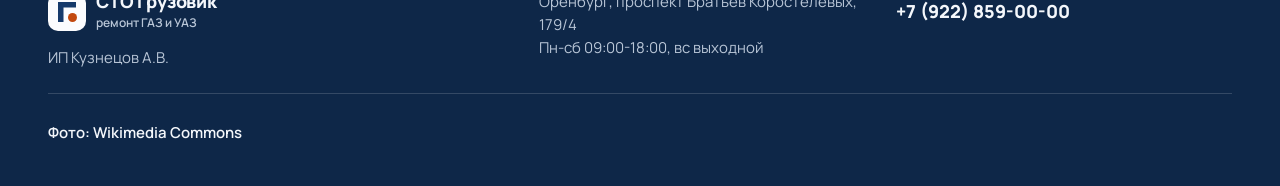
<file: v5-servis.html>
<!DOCTYPE html>
<html lang="ru">
<head>
<meta charset="utf-8">
<meta name="viewport" content="width=device-width, initial-scale=1">
<title>СТО Грузовик: ремонт ГАЗ и УАЗ в Оренбурге</title>
<meta name="description" content="Ремонт и обслуживание ГАЗелей, Соболей, ГАЗонов и УАЗов в Оренбурге. Проспект Братьев Коростелёвых, 179/4. Пн-сб 09:00-18:00. +7 (922) 859-00-00.">
<meta property="og:type" content="website">
<meta property="og:title" content="СТО Грузовик: ремонт ГАЗ и УАЗ в Оренбурге">
<meta property="og:description" content="ГАЗель, Соболь, ГАЗон, УАЗ. Пр. Братьев Коростелёвых, 179/4. Пн-сб 09:00-18:00.">
<meta property="og:image" content="photos/gazelle-next.jpg">
<!-- og:url добавить, когда будет постоянный адрес сайта -->
<link rel="preconnect" href="https://fonts.googleapis.com">
<link rel="preconnect" href="https://fonts.gstatic.com" crossorigin>
<link href="https://fonts.googleapis.com/css2?family=Manrope:wght@400;500;600;700;800&display=swap&subset=cyrillic" rel="stylesheet">
<link rel="preload" as="image" href="photos/gazelle-next.jpg">
<style>
/*
  Вариант 5 «Как у дилера, но по-честному».
  Палитра (только эти значения, полупрозрачные слои только от них):
    #f2f5f9  фон страницы, холодный светло-серый
    #fbfcfe  поверхности: карточки, шапка, поля формы
    #e7edf5  тонированная поверхность: чипы, вкладки, плашки
    #0f1d2e  основной текст (почти чёрный с синевой)
    #4b5a6d  второстепенный текст
    #163a6b  основной фирменный: тёмно-синий (заголовки цен, вкладки, панель для парков)
    #0e2748  самый глубокий синий: подвал
    #c2490f  тёплый акцент: только кнопки «Записаться» и мелкие отметки
    #a83d0a  акцент при наведении
    #f4f7fb  текст на тёмно-синем
    #b8c5d6  второстепенный текст на тёмно-синем
    #b3261e  ошибки в форме
  Шрифт: Manrope (subset cyrillic), одно семейство.
  Скругления: фото и карточки 16px, кнопки и поля 10px, чипы и вкладки полностью круглые.
*/
.v5{
  --bg:#f2f5f9; --surface:#fbfcfe; --tint:#e7edf5;
  --ink:#0f1d2e;      /* на #f2f5f9: 15,54:1; на #fbfcfe: 16,56:1 */
  --muted:#4b5a6d;    /* на #f2f5f9: 6,44:1; на #fbfcfe: 6,86:1; на #e7edf5: 5,98:1 */
  --navy:#163a6b;     /* на #f2f5f9: 10,37:1; на #fbfcfe: 11,05:1; на #e7edf5: 9,63:1 */
  --deep:#0e2748;
  --accent:#c2490f;   /* белый #fbfcfe на нём: 4,81:1 */
  --accent-h:#a83d0a; /* #fbfcfe на нём: 6,13:1 */
  --on-dark:#f4f7fb;  /* на #0e2748: 13,94:1 */
  --on-dark-m:#b8c5d6;/* на #0e2748: 8,55:1; на #163a6b: 6,48:1 */
  --err:#b3261e;      /* на #fbfcfe: 6,37:1; на #f2f5f9: 5,98:1 */
  --line:rgb(15 29 46 / .12);
  --line-strong:rgb(15 29 46 / .5); /* рамка полей на #fbfcfe: 3,31:1 */
  --shadow:0 1px 2px rgb(22 58 107 / .06), 0 12px 32px -12px rgb(22 58 107 / .18);
  --r-card:16px; --r-ctl:10px;
  --wrap:1240px;
  margin:0; background:var(--bg); color:var(--ink);
  font-family:"Manrope", system-ui, sans-serif; font-size:16px; line-height:1.55;
  -webkit-font-smoothing:antialiased; text-rendering:optimizeLegibility;
  overflow-x:clip;
}
.v5 *,.v5 *::before,.v5 *::after{box-sizing:border-box}
.v5 img{display:block; max-width:100%; height:auto; object-fit:cover}
.v5 a{color:inherit}
.v5 h1,.v5 h2,.v5 h3,.v5 p,.v5 ul,.v5 ol{margin:0}
.v5 ul,.v5 ol{padding:0; list-style:none}
.v5 .wrap{width:100%; max-width:var(--wrap); margin:0 auto; padding:0 20px}
.v5 .nb{white-space:nowrap}
.v5 :focus-visible{outline:3px solid var(--navy); outline-offset:3px; border-radius:4px}
.v5 [id]{scroll-margin-top:84px}
.v5 .sr{position:absolute!important; width:1px; height:1px; overflow:hidden; clip:rect(0 0 0 0); white-space:nowrap}

/* ---------- кнопки ---------- */
.v5 .btn{display:inline-flex; align-items:center; justify-content:center; gap:8px; min-height:48px; padding:0 22px;
  border-radius:var(--r-ctl); border:2px solid transparent; font:700 16px/1.1 "Manrope", sans-serif; text-decoration:none;
  white-space:nowrap; cursor:pointer; transition:background-color .2s, color .2s, border-color .2s, transform .15s}
.v5 .btn:active{transform:translateY(1px)}
.v5 .btn-acc{background:var(--accent); color:var(--surface)} /* #fbfcfe на #c2490f: 4,81:1 */
.v5 .btn-acc:hover{background:var(--accent-h)}                /* #fbfcfe на #a83d0a: 6,13:1 */
.v5 .btn-line{background:var(--surface); color:var(--navy); border-color:var(--navy)} /* #163a6b на #fbfcfe: 11,05:1 */
.v5 .btn-line:hover{background:var(--tint)}                  /* #163a6b на #e7edf5: 9,63:1 */
.v5 .btn-light{background:var(--surface); color:var(--navy)}  /* на тёмной панели: #163a6b на #fbfcfe 11,05:1 */
.v5 .btn-light:hover{background:var(--tint)}

/* ---------- верхняя строка и шапка ---------- */
.v5 .topbar{background:var(--surface); border-bottom:1px solid var(--line); font-size:14px; color:var(--muted)} /* 6,86:1 */
.v5 .topbar .wrap{display:flex; align-items:center; justify-content:space-between; gap:16px; min-height:44px}
.v5 .topbar a{text-decoration:none; color:var(--navy); font-weight:700; min-height:44px; display:inline-flex; align-items:center} /* 11,05:1 */
.v5 .topbar .tb-addr,.v5 .topbar .tb-rate,.v5 .topbar .tb-more{display:none}
.v5 .topbar .tb-hours{white-space:nowrap}
.v5 .topbar .tb-left{display:flex; gap:24px; align-items:center}

.v5 .hdr{position:sticky; top:0; z-index:20; background:rgb(251 252 254 / .94); backdrop-filter:saturate(1.4) blur(10px);
  -webkit-backdrop-filter:saturate(1.4) blur(10px); border-bottom:1px solid var(--line)}
.v5 .hdr .wrap{display:flex; align-items:center; gap:16px; height:64px}
.v5 .brand{display:flex; align-items:center; gap:10px; text-decoration:none; color:var(--ink); margin-right:auto; min-height:44px}
.v5 .brand svg{flex:none}
.v5 .brand b{font-weight:800; font-size:18px; letter-spacing:-.01em; line-height:1.1}
.v5 .brand small{display:block; font-size:12px; font-weight:600; color:var(--muted); letter-spacing:0} /* 6,86:1 */
.v5 .nav{display:none; gap:4px}
.v5 .nav a{text-decoration:none; font-weight:600; font-size:15px; color:var(--ink); padding:12px 12px; display:inline-flex; align-items:center; min-height:44px; border-radius:var(--r-ctl)} /* 16,56:1 */
.v5 .nav a:hover{background:var(--tint)} /* #0f1d2e на #e7edf5: 14,43:1 */
.v5 .hdr-tel{display:none; text-decoration:none; font-weight:800; font-size:17px; color:var(--navy); white-space:nowrap; min-height:44px; align-items:center} /* 11,05:1 */
.v5 .hdr .btn{min-height:44px; padding:0 18px; font-size:15px}

/* ---------- первый экран ---------- */
.v5 .hero{padding:20px 0 48px}
.v5 .hero-grid{display:grid; gap:24px}
.v5 .hero-photo{position:relative; order:-1}
.v5 .hero-photo img{width:100%; aspect-ratio:16/9; border-radius:var(--r-card); object-position:30% 60%}
.v5 .eyebrow{display:inline-block; font-size:13px; font-weight:700; letter-spacing:.06em; text-transform:uppercase; color:var(--navy); margin-bottom:12px} /* 10,37:1 */
.v5 .hero h1{font-size:clamp(30px, 7.4vw, 56px); line-height:1.08; font-weight:800; letter-spacing:-.02em; color:var(--ink); max-width:15ch} /* 15,54:1 */
.v5 .hero-sub{margin-top:16px; font-size:clamp(16px, 2.1vw, 19px); color:var(--muted); max-width:46ch} /* 6,44:1 */
.v5 .hero-cta{display:grid; grid-template-columns:1fr 1fr; gap:10px; margin-top:24px}
.v5 .hero-cta .btn{min-height:52px; font-size:17px}
.v5 .visit{position:relative; display:grid; grid-template-columns:1fr 1fr; column-gap:16px; margin:-30px 12px 0; padding:12px 14px; background:var(--surface); border-radius:var(--r-card); box-shadow:var(--shadow)}
.v5 .visit dt{font-size:13px; color:var(--muted); grid-row:1} /* 6,86:1 */
.v5 .visit dd{margin:0; grid-row:2; font-weight:700; font-size:14px; line-height:1.35; color:var(--ink)} /* 16,56:1 */

/* ---------- выбор модели (радиокнопки + CSS, без скрипта) ---------- */
.v5 .pick > input{position:absolute; opacity:0; width:1px; height:1px; pointer-events:none}
.v5 .sw{display:none}
.v5 #m-gazel:checked ~ * .sw-gazel,
.v5 #m-sobol:checked ~ * .sw-sobol,
.v5 #m-gazon:checked ~ * .sw-gazon,
.v5 #m-uaz:checked ~ * .sw-uaz{display:var(--d, block)}

.v5 .models{padding:56px 0; background:var(--surface); border-block:1px solid var(--line)}
.v5 .sec-h{font-size:clamp(26px, 5vw, 40px); line-height:1.15; font-weight:800; letter-spacing:-.015em; color:var(--ink)} /* на #fbfcfe 16,56:1; на #f2f5f9 15,54:1 */
.v5 .sec-p{margin-top:10px; color:var(--muted); max-width:60ch} /* 6,86:1 / 6,44:1 */
.v5 .tabs{display:grid; grid-template-columns:repeat(4, auto); justify-content:start; gap:8px; margin:24px 0 20px; overflow-x:auto; scrollbar-width:none; padding:2px}
.v5 .tabs::-webkit-scrollbar{display:none}
.v5 .tab{flex:none; display:inline-flex; align-items:center; min-height:46px; padding:0 20px; border-radius:999px; background:var(--tint);
  color:var(--navy); font-weight:700; font-size:16px; cursor:pointer; transition:background-color .2s, color .2s; user-select:none} /* 9,63:1 */
.v5 .tab:hover{background:rgb(22 58 107 / .14)}
.v5 #m-gazel:checked ~ * label.tab[for="m-gazel"],
.v5 #m-sobol:checked ~ * label.tab[for="m-sobol"],
.v5 #m-gazon:checked ~ * label.tab[for="m-gazon"],
.v5 #m-uaz:checked ~ * label.tab[for="m-uaz"]{background:var(--navy); color:var(--surface)} /* #fbfcfe на #163a6b: 11,05:1 */
.v5 #m-gazel:focus-visible ~ * label[for="m-gazel"],
.v5 #m-sobol:focus-visible ~ * label[for="m-sobol"],
.v5 #m-gazon:focus-visible ~ * label[for="m-gazon"],
.v5 #m-uaz:focus-visible ~ * label[for="m-uaz"]{outline:3px solid var(--accent); outline-offset:2px}

.v5 .stage{--d:grid; gap:20px; animation:v5-fade .45s cubic-bezier(.16,1,.3,1)}
.v5 .stage-photos{display:grid; gap:10px; grid-template-columns:1fr 1fr}
.v5 .stage-photos img{width:100%; aspect-ratio:4/3; border-radius:var(--r-card); grid-column:1 / -1}
.v5 .stage-photos img + img{grid-column:auto; aspect-ratio:4/3}
.v5 .stage h3{font-size:clamp(24px, 4vw, 32px); font-weight:800; letter-spacing:-.01em; line-height:1.15}
.v5 .stage p{margin-top:10px; color:var(--muted); max-width:44ch} /* 6,86:1 */
.v5 .chips{display:flex; flex-wrap:wrap; gap:8px; margin-top:16px}
.v5 .chips li{padding:6px 12px; border-radius:999px; background:var(--tint); color:var(--navy); font-weight:600; font-size:14px} /* 9,63:1 */
.v5 .fact{margin-top:20px; padding:16px 18px; border-radius:var(--r-card); background:var(--bg); display:flex; flex-wrap:wrap; align-items:baseline; justify-content:space-between; gap:4px 16px}
.v5 .fact span{color:var(--muted); font-size:15px} /* на #f2f5f9: 6,44:1 */
.v5 .fact b{font-size:22px; font-weight:800; color:var(--navy); letter-spacing:0; white-space:nowrap} /* 10,37:1 */
.v5 .stage .btn{margin-top:16px}

/* ---------- цены ---------- */
.v5 .prices{padding:56px 0}
.v5 .prices-head{display:grid; gap:14px}
.v5 .prices-head .sec-h .sw{--d:inline; color:var(--navy)} /* 10,37:1 */
.v5 .mini-tabs{display:flex; flex-wrap:wrap; gap:6px}
.v5 .mini-tabs .tab{min-height:44px; padding:0 16px; font-size:15px; background:var(--surface); box-shadow:inset 0 0 0 1px var(--line)} /* #163a6b на #fbfcfe: 11,05:1 */
.v5 .note{font-size:14px; color:var(--muted); margin-top:4px} /* 6,44:1 */
.v5 .cards{display:grid; gap:16px; margin-top:28px}
.v5 .pc{background:var(--surface); border-radius:var(--r-card); overflow:hidden; box-shadow:var(--shadow); display:flex; flex-direction:column;
  transition:transform .25s cubic-bezier(.16,1,.3,1), box-shadow .25s}
.v5 .pc img{width:100%; aspect-ratio:16/8}
.v5 .pc-body{padding:16px 18px 18px}
.v5 .pc h3{font-size:19px; font-weight:800; letter-spacing:-.005em; color:var(--ink)} /* 16,56:1 */
.v5 .pc ul{margin-top:8px}
.v5 .pc li{display:flex; justify-content:space-between; align-items:baseline; gap:12px; padding:9px 0; font-size:15px; color:var(--ink)}
.v5 .pc li + li{border-top:1px solid var(--line)}
.v5 .pc li span{min-width:0}
.v5 .pc li b{flex:none; font-weight:800; color:var(--navy); letter-spacing:0; white-space:nowrap} /* 11,05:1 */
.v5 .pc li.sw{--d:flex; display:none}
.v5 .pc-hint{margin-top:10px; font-size:14px; color:var(--muted)} /* на #fbfcfe: 6,86:1 */

/* ---------- как записаться ---------- */
.v5 .steps{padding:56px 0; background:var(--tint)}
.v5 .steps ol{display:grid; gap:14px; margin-top:28px; counter-reset:st}
.v5 .steps li{counter-increment:st; position:relative; padding:20px 20px 22px 76px; background:var(--surface); border-radius:var(--r-card)}
.v5 .steps li::before{content:counter(st); position:absolute; left:20px; top:18px; width:40px; height:40px; border-radius:999px; background:var(--navy);
  color:var(--surface); font-weight:800; font-size:18px; display:grid; place-items:center; letter-spacing:0} /* #fbfcfe на #163a6b: 11,05:1 */
.v5 .steps h3{font-size:18px; font-weight:800; line-height:1.3}
.v5 .steps p{margin-top:6px; color:var(--muted); font-size:15px} /* 6,86:1 */
.v5 .steps .sec-h{color:var(--ink)} /* на #e7edf5: 14,43:1 */
.v5 .steps .sec-p{color:var(--muted)} /* на #e7edf5: 5,98:1 */

/* ---------- автопарки ---------- */
.v5 .park{padding:56px 0 0}
.v5 .park-box{display:grid; background:var(--navy); color:var(--surface); border-radius:var(--r-card); overflow:hidden} /* #fbfcfe на #163a6b: 11,05:1 */
.v5 .park-box img{width:100%; aspect-ratio:16/9; object-position:20% 60%}
.v5 .park-text{padding:26px 22px 30px}
.v5 .park .eyebrow{color:var(--on-dark-m)} /* #b8c5d6 на #163a6b: 6,48:1 */
.v5 .park h2{font-size:clamp(24px, 4.4vw, 36px); line-height:1.15; font-weight:800; letter-spacing:-.01em}
.v5 .park p{margin-top:12px; color:var(--on-dark-m); max-width:48ch} /* 6,48:1 */
.v5 .park .btn{margin-top:22px}

/* ---------- запись ---------- */
.v5 .book{padding:56px 0}
.v5 .book-grid{display:grid; gap:24px; align-items:start}
.v5 .form{background:var(--surface); border-radius:var(--r-card); box-shadow:var(--shadow); padding:22px 18px 24px; margin-top:20px}
.v5 .field{display:grid; gap:6px; margin-bottom:16px; align-content:start}
.v5 .field label{font-weight:700; font-size:15px; color:var(--ink)} /* 16,56:1 */
.v5 .field label small{font-weight:500; color:var(--muted)} /* 6,86:1 */
.v5 .field input,.v5 .field select,.v5 .field textarea{width:100%; min-height:50px; padding:12px 14px; border:1.5px solid var(--line-strong); border-radius:var(--r-ctl);
  background:var(--surface); color:var(--ink); font:500 16px/1.4 "Manrope", sans-serif; transition:border-color .2s, box-shadow .2s} /* текст 16,56:1, рамка 3,31:1 */
.v5 .field textarea{min-height:104px; resize:vertical}
.v5 .field select{appearance:none; -webkit-appearance:none; cursor:pointer;
  background-image:linear-gradient(45deg, transparent 50%, #163a6b 50%), linear-gradient(135deg, #163a6b 50%, transparent 50%);
  background-position:calc(100% - 20px) 50%, calc(100% - 14px) 50%; background-size:6px 6px; background-repeat:no-repeat; padding-right:40px}
.v5 .field input::placeholder,.v5 .field textarea::placeholder{color:var(--muted); opacity:1} /* 6,86:1 */
.v5 .field input:focus,.v5 .field select:focus,.v5 .field textarea:focus{outline:none; border-color:var(--navy); box-shadow:0 0 0 3px rgb(22 58 107 / .22)}
.v5 .field .hint{font-size:13px; color:var(--muted)} /* 6,86:1 */
.v5 .field .err{font-size:14px; font-weight:600; color:var(--err); min-height:0} /* 6,37:1 */
.v5 .field .err:empty{display:none}
.v5 .field.bad input,.v5 .field.bad textarea,.v5 .field.bad select{border-color:var(--err)}
.v5 .trap{position:absolute; width:1px; height:1px; overflow:hidden; clip-path:inset(50%); opacity:0; pointer-events:none}
.v5 .form .btn{width:100%; min-height:54px; font-size:17px}
.v5 .form .legal{margin-top:12px; font-size:13px; color:var(--muted)} /* 6,86:1 */
.v5 .ok{display:none; margin-top:16px; padding:14px 16px; border-radius:var(--r-ctl); background:var(--tint); border-left:4px solid var(--navy); font-weight:600; color:var(--ink)} /* 14,43:1 */
.v5 .ok.on{display:block; animation:v5-fade .4s ease}
.v5 .direct{background:var(--surface); border-radius:var(--r-card); padding:22px 18px; border:1px solid var(--line)}
.v5 .direct h3{font-size:20px; font-weight:800}
.v5 .direct p{margin-top:8px; color:var(--muted); font-size:15px} /* 6,86:1 */
.v5 .direct .btns{display:grid; gap:10px; margin-top:18px}
.v5 .direct .big-tel{display:flex; align-items:center; min-height:44px; margin-top:16px; font-size:24px; font-weight:800; color:var(--navy); text-decoration:none; letter-spacing:0} /* 11,05:1 */

/* ---------- контакты ---------- */
.v5 .contacts{padding:0 0 56px}
.v5 .c-grid{display:grid; gap:1px; background:var(--line); border-radius:var(--r-card); overflow:hidden; margin-top:24px; border:1px solid var(--line)}
.v5 .c-item{background:var(--surface); padding:20px 18px}
.v5 .c-item dt{font-size:13px; font-weight:600; color:var(--muted)} /* 6,86:1 */
.v5 .c-item dd{margin:6px 0 0; font-size:18px; font-weight:700; line-height:1.35; color:var(--ink)} /* 16,56:1 */
.v5 .c-item a.lnk{display:inline-flex; align-items:center; min-height:44px; margin-top:4px; color:var(--navy); font-weight:700; font-size:15px; text-underline-offset:3px} /* 11,05:1 */
.v5 .c-item .rate{font-size:34px; font-weight:800; color:var(--navy); letter-spacing:0; line-height:1.1} /* 11,05:1 */
.v5 .c-item dd a.tel{text-decoration:none; color:var(--ink); display:inline-flex; min-height:44px; align-items:center}

/* ---------- подвал ---------- */
.v5 .foot{background:var(--deep); color:var(--on-dark); padding:40px 0 32px; font-size:15px} /* 13,94:1 */
.v5 .foot-grid{display:grid; gap:20px}
.v5 .foot .brand{color:var(--on-dark)}
.v5 .foot .brand small{color:var(--on-dark-m)} /* 8,55:1 */
.v5 .foot p{color:var(--on-dark-m)} /* 8,55:1 */
.v5 .foot a{color:var(--on-dark); text-underline-offset:3px} /* 13,94:1 */
.v5 .foot .f-tel{font-weight:800; font-size:18px; text-decoration:none; display:inline-flex; min-height:44px; align-items:center}
.v5 .foot details{margin-top:24px; border-top:1px solid rgb(244 247 251 / .16); padding-top:16px}
.v5 .foot summary{cursor:pointer; color:var(--on-dark); font-weight:600; min-height:44px; display:flex; align-items:center} /* 13,94:1 */
.v5 .foot details ul{margin-top:10px; display:grid; gap:6px; font-size:13px; color:var(--on-dark-m)} /* 8,55:1 */
.v5 .foot details li{overflow-wrap:anywhere}
.v5 .foot details li a{display:inline-flex; align-items:center; min-height:44px}

/* ---------- движение ---------- */
@keyframes v5-fade{from{opacity:0; transform:translateY(10px)} to{opacity:1; transform:none}}
@media (prefers-reduced-motion:no-preference){
  .v5 .hero-text > *{animation:v5-fade .6s cubic-bezier(.16,1,.3,1) both}
  .v5 .hero-text > *:nth-child(2){animation-delay:.06s}
  .v5 .hero-text > *:nth-child(3){animation-delay:.12s}
  .v5 .hero-text > *:nth-child(4){animation-delay:.18s}
  @supports (animation-timeline:view()){
    .v5 .pc,.v5 .steps li{animation:v5-fade linear both; animation-timeline:view(); animation-range:entry 0% entry 40%}
  }
}
@media (prefers-reduced-motion:reduce){
  .v5 *,.v5 *::before,.v5 *::after{animation:none!important; transition:none!important}
}
@media (hover:hover){
  .v5 .pc:hover{transform:translateY(-3px); box-shadow:0 2px 4px rgb(22 58 107 / .08), 0 22px 40px -16px rgb(22 58 107 / .3)}
}

/* ---------- ширины ---------- */
@media (min-width:640px){
  .v5 .wrap{padding:0 28px}
  .v5 .cards{grid-template-columns:1fr 1fr}
  .v5 .hero-cta{display:flex; flex-wrap:wrap}
  .v5 .visit{grid-template-columns:auto auto; column-gap:28px; justify-content:start}
  .v5 .visit dd{font-size:15px}
  .v5 .c-grid{grid-template-columns:1fr 1fr}
  .v5 .direct .btns{grid-template-columns:1fr 1fr}
  .v5 .foot-grid{grid-template-columns:1fr 1fr}
}
@media (min-width:768px){
  .v5 .topbar .tb-addr,.v5 .topbar .tb-more{display:inline}
  .v5 .hdr-tel{display:inline-flex}
  .v5 .hdr .wrap{height:72px}
  .v5 .steps ol{grid-template-columns:repeat(3, 1fr)}
  .v5 .steps li{padding:76px 22px 24px 22px}
  .v5 .steps li::before{top:22px; left:22px}
  .v5 .park-box{grid-template-columns:1fr 1fr}
  .v5 .park-box img{aspect-ratio:auto; height:100%; min-height:320px; order:2}
  .v5 .park-text{padding:44px 40px; align-self:center}
  .v5 .stage{grid-template-columns:1.25fr 1fr; align-items:center; gap:36px}
  .v5 .models,.v5 .prices,.v5 .steps,.v5 .book{padding:80px 0}
  .v5 .park{padding-top:80px}
  .v5 .contacts{padding-bottom:80px}
}
@media (min-width:640px) and (max-width:1023px){
  .v5 .hero-photo img{aspect-ratio:21/9}
  .v5 .hero h1{font-size:44px; max-width:22ch}
}
@media (min-width:1024px){
  .v5 .topbar .tb-rate{display:inline-flex}
  .v5 .hero{padding:40px 0 72px}
  .v5 .hero-grid{grid-template-columns:5fr 6fr; align-items:center; gap:48px}
  .v5 .hero-photo{order:0}
  .v5 .hero-photo img{aspect-ratio:5/4; object-position:28% 50%}
  .v5 .visit{position:absolute; left:-36px; bottom:28px; margin:0; padding:16px 20px}
  .v5 .hero-cta{margin-top:30px}
  .v5 .prices-head{grid-template-columns:1fr auto; align-items:end}
  .v5 .cards{grid-template-columns:repeat(4, 1fr)}
  .v5 .pc img{aspect-ratio:4/3}
  .v5 .book-grid{grid-template-columns:1.35fr 1fr; gap:40px}
  .v5 .form{padding:30px 30px 32px}
  .v5 .form .row{display:grid; grid-template-columns:1fr 1fr; gap:16px}
  .v5 .direct{margin-top:96px; padding:28px}
  .v5 .direct .btns{grid-template-columns:1fr}
  .v5 .c-grid{grid-template-columns:1.4fr 1fr 1fr 1fr}
  .v5 .foot-grid{grid-template-columns:1.4fr 1fr 1fr}
}
@media (min-width:1180px){
  .v5 .nav{display:flex}
}
@media (max-width:479px){
  .v5 .tabs{grid-template-columns:repeat(4, 1fr)}
  .v5 .tabs .tab{padding:0 6px; justify-content:center; font-size:15px}
}
@media (max-width:379px){
  .v5 .wrap{padding:0 16px}
  .v5 .brand small{display:none}
  .v5 .hero-cta .btn{padding:0 12px; font-size:16px}
  .v5 .tab{padding:0 16px}
}
</style>
</head>
<body class="v5">

<div class="topbar">
  <div class="wrap">
    <div class="tb-left">
      <span class="tb-addr">Оренбург, пр. Братьев Коростелёвых, 179/4</span>
      <span class="tb-hours">Пн-сб 09:00-18:00<span class="tb-more">, вс выходной</span></span>
    </div>
    <a class="tb-rate" href="https://yandex.ru/maps/org/avtoservis/204003473422/" target="_blank" rel="noopener">4,1 на Яндекс Картах</a>
    <a class="tb-tel" href="tel:+79228590000">+7 (922) 859-00-00</a>
  </div>
</div>

<header class="hdr">
  <div class="wrap">
    <a class="brand" href="#top" aria-label="СТО Грузовик, в начало страницы">
      <svg width="38" height="38" viewBox="0 0 38 38" aria-hidden="true"><rect width="38" height="38" rx="10" fill="#163a6b"/><path d="M10 9h18v5.5H15.5V29H10z" fill="#fbfcfe"/><circle cx="24.5" cy="24.5" r="4.5" fill="#c2490f"/></svg>
      <span><b>СТО Грузовик</b><small>ремонт ГАЗ и УАЗ</small></span>
    </a>
    <nav class="nav" aria-label="Разделы">
      <a href="#modeli">Модели</a>
      <a href="#ceny">Цены</a>
      <a href="#kak">Как записаться</a>
      <a href="#park">Автопаркам</a>
      <a href="#kontakty">Контакты</a>
    </nav>
    <a class="hdr-tel" href="tel:+79228590000">+7 (922) 859-00-00</a>
    <a class="btn btn-acc" href="#zapis">Записаться</a>
  </div>
</header>

<main id="top">

<section class="hero" aria-labelledby="h1">
  <div class="wrap hero-grid">
    <div class="hero-text">
      <span class="eyebrow">Специализируемся на ГАЗ и УАЗ</span>
      <h1 id="h1">Ремонт ГАЗелей, ГАЗонов и&nbsp;УАЗов в&nbsp;Оренбурге</h1>
      <p class="hero-sub">Диагностика, двигатель, ходовая и развал-схождение для коммерческого транспорта. Цену называем до начала работ.</p>
      <div class="hero-cta">
        <a class="btn btn-acc" href="#zapis">Записаться</a>
        <a class="btn btn-line" href="tel:+79228590000">Позвонить</a>
      </div>
    </div>
    <div class="hero-photo">
      <img src="photos/gazelle-next.jpg" alt="ГАЗель Next с фургоном едет по городской улице" width="1408" height="900" fetchpriority="high">
      <dl class="visit">
        <dt>Адрес</dt><dd>Пр. Братьев Коростелёвых, 179/4</dd>
        <dt>Часы работы</dt><dd><span class="nb">Пн-сб 09:00-18:00,</span> <span class="nb">вс выходной</span></dd>
      </dl>
    </div>
  </div>
</section>

<!-- Выбор модели: радиокнопки стоят перед обоими разделами, вкладки и подборка цен переключаются CSS, без скрипта -->
<div class="pick">
  <input type="radio" name="model" id="m-gazel" checked aria-label="ГАЗель">
  <input type="radio" name="model" id="m-sobol" aria-label="Соболь">
  <input type="radio" name="model" id="m-gazon" aria-label="ГАЗон">
  <input type="radio" name="model" id="m-uaz" aria-label="УАЗ">

  <section class="models" id="modeli" aria-labelledby="models-h">
    <div class="wrap">
      <h2 class="sec-h" id="models-h">Какая у вас машина?</h2>
      <p class="sec-p">Берём только ГАЗ и УАЗ, поэтому эти машины знаем наизусть.</p>
      <div class="tabs" role="presentation">
        <label class="tab" for="m-gazel">ГАЗель</label>
        <label class="tab" for="m-sobol">Соболь</label>
        <label class="tab" for="m-gazon">ГАЗон</label>
        <label class="tab" for="m-uaz">УАЗ</label>
      </div>

      <!-- ДЕМО-ЦЕНЫ: заменить на цены сервиса -->
      <div class="stage sw sw-gazel">
        <div class="stage-photos">
          <img src="photos/gazelle-business.jpg" alt="ГАЗель Бизнес, бортовая с тентом" width="1600" height="1270" loading="lazy">
        </div>
        <div>
          <h3>ГАЗель</h3>
          <p>Бизнес, Next и машины прошлых поколений: бортовые, тентованные, фургоны.</p>
          <ul class="chips"><li>ГАЗель Next</li><li>ГАЗель Бизнес</li><li>прошлые поколения</li></ul>
          <div class="fact"><span>Развал-схождение</span><b>от 1&nbsp;800&nbsp;₽</b></div>
          <a class="btn btn-line" href="#ceny">Цены на ремонт ГАЗели</a>
        </div>
      </div>

      <div class="stage sw sw-sobol">
        <div class="stage-photos">
          <img src="photos/gaz-sobol.jpg" alt="ГАЗ Соболь, белый цельнометаллический фургон" width="1360" height="1071" loading="lazy">
        </div>
        <div>
          <h3>Соболь</h3>
          <p>Цельнометаллические фургоны и микроавтобусы, в том числе новые Соболь NN.</p>
          <ul class="chips"><li>Соболь NN</li><li>Соболь Бизнес</li><li>фургоны и микроавтобусы</li></ul>
          <div class="fact"><span>Развал-схождение</span><b>от 1&nbsp;800&nbsp;₽</b></div>
          <a class="btn btn-line" href="#ceny">Цены на ремонт Соболя</a>
        </div>
      </div>

      <div class="stage sw sw-gazon">
        <div class="stage-photos">
          <img src="photos/gazon-next.jpg" alt="ГАЗон Next с оранжевым кузовом-самосвалом" width="1600" height="1145" loading="lazy">
        </div>
        <div>
          <h3>ГАЗон Next</h3>
          <p>Среднетоннажные грузовики: бортовые, самосвалы, шасси под надстройки.</p>
          <ul class="chips"><li>ГАЗон Next</li><li>самосвалы</li><li>бортовые</li></ul>
          <div class="fact"><span>Развал-схождение</span><b>от 2&nbsp;500&nbsp;₽</b></div>
          <a class="btn btn-line" href="#ceny">Цены на ремонт ГАЗона</a>
        </div>
      </div>

      <div class="stage sw sw-uaz">
        <div class="stage-photos">
          <img src="photos/uaz-452-bukhanka.jpg" alt="УАЗ-452 Буханка цвета хаки с багажником на крыше" width="1456" height="1200" loading="lazy">
          <img src="photos/uaz-patriot.jpg" alt="Белый УАЗ Патриот" width="1600" height="1085" loading="lazy">
          <img src="photos/uaz-profi.jpg" alt="УАЗ Профи с фургоном" width="1600" height="1057" loading="lazy">
        </div>
        <div>
          <h3>УАЗ</h3>
          <p>Буханка, Патриот и Профи: от замены масла до ремонта мостов и КПП.</p>
          <ul class="chips"><li>УАЗ Буханка</li><li>УАЗ Патриот</li><li>УАЗ Профи</li></ul>
          <div class="fact"><span>Развал-схождение</span><b>от 1&nbsp;800&nbsp;₽</b></div>
          <a class="btn btn-line" href="#ceny">Цены на ремонт УАЗа</a>
        </div>
      </div>
    </div>
  </section>

  <section class="prices" id="ceny" aria-labelledby="prices-h">
    <div class="wrap">
      <div class="prices-head">
        <div>
          <h2 class="sec-h" id="prices-h">Цены на ремонт <span class="sw sw-gazel">ГАЗели</span><span class="sw sw-sobol">Соболя</span><span class="sw sw-gazon">ГАЗона</span><span class="sw sw-uaz">УАЗа</span></h2>
          <p class="note">Цены ориентировочные, точную стоимость скажем после осмотра.</p>
        </div>
        <div class="mini-tabs" role="presentation">
          <label class="tab" for="m-gazel">ГАЗель</label>
          <label class="tab" for="m-sobol">Соболь</label>
          <label class="tab" for="m-gazon">ГАЗон</label>
          <label class="tab" for="m-uaz">УАЗ</label>
        </div>
      </div>

      <!-- ДЕМО-ЦЕНЫ: заменить на цены сервиса -->
      <div class="cards">
        <article class="pc">
          <img src="photos/part-engine.jpg" alt="Снятый двигатель на полу мастерской" width="1600" height="1200" loading="lazy">
          <div class="pc-body">
            <h3>Двигатель</h3>
            <ul>
              <li><span>Компьютерная диагностика двигателя</span><b>от 1&nbsp;000&nbsp;₽</b></li>
              <li><span>Замена масла и фильтров</span><b>от 800&nbsp;₽</b></li>
              <li><span>Капитальный ремонт двигателя</span><b>от 35&nbsp;000&nbsp;₽</b></li>
            </ul>
          </div>
        </article>
        <article class="pc">
          <img src="photos/part-transmission-clutch.jpg" alt="Изношенный диск сцепления среди инструментов" width="1600" height="1200" loading="lazy">
          <div class="pc-body">
            <h3>Трансмиссия</h3>
            <ul>
              <li><span>Замена сцепления</span><b>от 5&nbsp;000&nbsp;₽</b></li>
              <li><span>Ремонт КПП</span><b>от 7&nbsp;000&nbsp;₽</b></li>
              <li><span>Ремонт заднего моста</span><b>от 6&nbsp;000&nbsp;₽</b></li>
            </ul>
          </div>
        </article>
        <article class="pc">
          <img src="photos/part-suspension.jpg" alt="Стойка амортизатора с пружиной, ступица и тормозной диск" width="1600" height="1200" loading="lazy">
          <div class="pc-body">
            <h3>Ходовая</h3>
            <ul>
              <li><span>Диагностика подвески</span><b>от 500&nbsp;₽</b></li>
              <li><span>Замена шаровой опоры</span><b>от 1&nbsp;200&nbsp;₽</b></li>
              <li><span>Замена амортизаторов (пара)</span><b>от 1&nbsp;800&nbsp;₽</b></li>
            </ul>
          </div>
        </article>
        <article class="pc">
          <img src="photos/part-brakes.jpg" alt="Тормозной диск и суппорт крупным планом" width="1424" height="1068" loading="lazy">
          <div class="pc-body">
            <h3>Тормоза</h3>
            <ul>
              <li><span>Замена колодок (ось)</span><b>от 900&nbsp;₽</b></li>
              <li><span>Замена дисков (ось)</span><b>от 1&nbsp;800&nbsp;₽</b></li>
              <li><span>Прокачка тормозов</span><b>от 1&nbsp;000&nbsp;₽</b></li>
            </ul>
          </div>
        </article>
        <article class="pc">
          <img src="photos/part-timing.jpg" alt="Цепь привода ГРМ и звёздочки распредвалов" width="1600" height="1200" loading="lazy">
          <div class="pc-body">
            <h3>ГРМ</h3>
            <ul>
              <li><span>Замена цепи ГРМ</span><b>от 8&nbsp;000&nbsp;₽</b></li>
              <li><span>Замена ремня ГРМ</span><b>от 4&nbsp;500&nbsp;₽</b></li>
            </ul>
          </div>
        </article>
        <article class="pc">
          <img src="photos/part-diagnostics.jpg" alt="Разъём диагностики OBD в руке рядом с ноутбуком" width="1424" height="1068" loading="lazy">
          <div class="pc-body">
            <h3>Диагностика</h3>
            <ul>
              <li><span>Компьютерная диагностика</span><b>от 1&nbsp;000&nbsp;₽</b></li>
              <li><span>Поиск неисправности электрики</span><b>от 1&nbsp;500&nbsp;₽</b></li>
            </ul>
          </div>
        </article>
        <article class="pc">
          <img src="photos/part-wheel-alignment.jpg" alt="Колесо на стенде развала-схождения с мишенью" width="1600" height="1200" loading="lazy">
          <div class="pc-body">
            <h3>Развал-схождение</h3>
            <ul>
              <li class="sw sw-gazel"><span>ГАЗель, Соболь</span><b>от 1&nbsp;800&nbsp;₽</b></li>
              <li class="sw sw-sobol"><span>ГАЗель, Соболь</span><b>от 1&nbsp;800&nbsp;₽</b></li>
              <li class="sw sw-gazon"><span>ГАЗон</span><b>от 2&nbsp;500&nbsp;₽</b></li>
              <li class="sw sw-uaz"><span>УАЗ</span><b>от 1&nbsp;800&nbsp;₽</b></li>
            </ul>
            <p class="pc-hint">Цена зависит от модели. Другую модель выберите вкладкой выше.</p>
          </div>
        </article>
        <article class="pc">
          <img src="photos/part-turbo.jpg" alt="Турбокомпрессор на дизельном двигателе" width="1600" height="1200" loading="lazy">
          <div class="pc-body">
            <h3>Турбина и топливо</h3>
            <ul>
              <li><span>Снятие и установка турбины</span><b>от 4&nbsp;000&nbsp;₽</b></li>
              <li><span>Чистка форсунок</span><b>от 3&nbsp;000&nbsp;₽</b></li>
            </ul>
          </div>
        </article>
      </div>
    </div>
  </section>
</div>

<section class="steps" id="kak" aria-labelledby="steps-h">
  <div class="wrap">
    <h2 class="sec-h" id="steps-h">Как записаться</h2>
    <p class="sec-p">Без сюрпризов в счёте: сначала осмотр и цена, потом ремонт.</p>
    <ol>
      <li><h3>Позвоните или оставьте заявку</h3><p>Звоните в рабочие часы или заполните форму на сайте.</p></li>
      <li><h3>Мастер перезвонит и назовёт время</h3><p>Уточнит, что случилось с машиной, и подберёт день.</p></li>
      <li><h3>Приезжаете на ремонт</h3><p>Осмотрим машину и назовём цену. Ремонт только после вашего согласия.</p></li>
    </ol>
  </div>
</section>

<section class="park" id="park" aria-labelledby="park-h">
  <div class="wrap">
    <div class="park-box">
      <img src="photos/uaz-profi.jpg" alt="УАЗ Профи с грузовым фургоном у здания" width="1600" height="1057" loading="lazy">
      <div class="park-text">
        <span class="eyebrow">Для автопарков</span>
        <h2 id="park-h">Обслуживаете несколько машин? Обсудим условия</h2>
        <p>Расскажите, сколько у вас ГАЗелей, ГАЗонов или УАЗов и какие работы нужны. Договоримся, как удобнее обслуживать парк.</p>
        <a class="btn btn-light" href="tel:+79228590000">Позвонить</a>
      </div>
    </div>
  </div>
</section>

<section class="book" id="zapis" aria-labelledby="book-h">
  <div class="wrap book-grid">
    <div>
      <h2 class="sec-h" id="book-h">Запись на ремонт</h2>
      <p class="sec-p">Оставьте телефон, мастер перезвонит в рабочие часы и предложит время.</p>
      <!-- ФОРМА-ВИТРИНА: отправка не подключена -->
      <form class="form" id="lead" novalidate>
        <div class="row">
          <div class="field" data-f="name">
            <label for="f-name">Имя</label>
            <input id="f-name" name="name" type="text" autocomplete="name" maxlength="60" placeholder="Например, Сергей" aria-describedby="e-name">
            <span class="err" id="e-name" role="alert"></span>
          </div>
          <div class="field" data-f="phone">
            <label for="f-phone">Телефон</label>
            <input id="f-phone" name="phone" type="tel" inputmode="tel" autocomplete="tel" maxlength="40" placeholder="+7 (9__) ___-__-__" aria-describedby="h-phone e-phone">
            <span class="hint" id="h-phone">Мобильный номер России</span>
            <span class="err" id="e-phone" role="alert"></span>
          </div>
        </div>
        <div class="field" data-f="model">
          <label for="f-model">Модель</label>
          <select id="f-model" name="model" aria-describedby="e-model">
            <option value="" selected disabled>Выберите модель</option>
            <option>ГАЗель</option>
            <option>Соболь</option>
            <option>ГАЗон</option>
            <option>УАЗ Буханка</option>
            <option>УАЗ Патриот</option>
            <option>УАЗ Профи</option>
            <option>другая</option>
          </select>
          <span class="err" id="e-model" role="alert"></span>
        </div>
        <div class="field" data-f="message">
          <label for="f-msg">Что случилось <small>(необязательно)</small></label>
          <textarea id="f-msg" name="message" maxlength="1000" placeholder="Например: стучит спереди справа на кочках" aria-describedby="e-message"></textarea>
          <span class="err" id="e-message" role="alert"></span>
        </div>
        <div class="trap" aria-hidden="true">
          <label for="f-website">Сайт</label>
          <input id="f-website" name="website" type="text" tabindex="-1" autocomplete="off">
        </div>
        <button class="btn btn-acc" type="submit">Записаться</button>
        <p class="legal">Нажимая кнопку, вы соглашаетесь на обработку имени и телефона для записи на ремонт.</p>
        <p class="ok" id="ok" role="status"></p>
      </form>
    </div>
    <aside class="direct" aria-labelledby="direct-h">
      <h3 id="direct-h">Удобнее голосом или в мессенджере?</h3>
      <p>Пн-сб 09:00-18:00, воскресенье выходной. В WhatsApp тот же номер.</p>
      <a class="big-tel" href="tel:+79228590000">+7 (922) 859-00-00</a>
      <div class="btns">
        <a class="btn btn-line" href="https://wa.me/79228590000" target="_blank" rel="noopener">Написать в WhatsApp</a>
        <a class="btn btn-line" href="tel:+79228590000">Позвонить</a>
      </div>
    </aside>
  </div>
</section>

<section class="contacts" id="kontakty" aria-labelledby="contacts-h">
  <div class="wrap">
    <h2 class="sec-h" id="contacts-h">Как нас найти</h2>
    <dl class="c-grid">
      <div class="c-item">
        <dt>Адрес</dt>
        <dd>Оренбург, проспект Братьев Коростелёвых, 179/4, 1 этаж</dd>
        <a class="lnk" href="https://yandex.ru/maps/org/avtoservis/204003473422/" target="_blank" rel="noopener">Открыть в Яндекс Картах</a>
      </div>
      <div class="c-item">
        <dt>Часы работы</dt>
        <dd>Пн-сб 09:00-18:00<br>Воскресенье выходной</dd>
      </div>
      <div class="c-item">
        <dt>Телефон и WhatsApp</dt>
        <dd><a class="tel" href="tel:+79228590000">+7 (922) 859-00-00</a></dd>
      </div>
      <div class="c-item">
        <dt>Рейтинг на Яндекс Картах</dt>
        <dd class="rate">4,1</dd>
        <a class="lnk" href="https://yandex.ru/maps/org/avtoservis/204003473422/" target="_blank" rel="noopener">Смотреть оценки</a>
      </div>
    </dl>
  </div>
</section>

</main>

<footer class="foot">
  <div class="wrap">
    <div class="foot-grid">
      <div>
        <a class="brand" href="#top" aria-label="СТО Грузовик, в начало страницы">
          <svg width="38" height="38" viewBox="0 0 38 38" aria-hidden="true"><rect width="38" height="38" rx="10" fill="#fbfcfe"/><path d="M10 9h18v5.5H15.5V29H10z" fill="#163a6b"/><circle cx="24.5" cy="24.5" r="4.5" fill="#c2490f"/></svg>
          <span><b>СТО Грузовик</b><small>ремонт ГАЗ и УАЗ</small></span>
        </a>
        <p style="margin-top:12px">ИП Кузнецов А.В.</p>
      </div>
      <div>
        <p>Оренбург, проспект Братьев Коростелёвых, 179/4</p>
        <p>Пн-сб 09:00-18:00, вс выходной</p>
      </div>
      <div>
        <a class="f-tel" href="tel:+79228590000">+7 (922) 859-00-00</a>
      </div>
    </div>
    <details>
      <summary>Фото: Wikimedia Commons</summary>
      <ul>
        <li>ГАЗель Бизнес: GAZ Česká republika, CC BY-SA 4.0</li>
        <li>ГАЗ Соболь: Artyom Svetlov, CC BY 4.0</li>
        <li>УАЗ-452 Буханка: Jamshid Nurkulov, CC BY-SA 4.0</li>
        <li>Двигатель, сцепление, тормоза: Shixart1985, CC BY 2.0</li>
        <li>Привод ГРМ: Logansenf, CC BY-SA 4.0</li>
        <li>Диагностика: Nenad Stojkovic, CC BY 2.0</li>
        <li>Развал-схождение: Mike Peel, CC BY-SA 4.0</li>
        <li>Турбина: Panoha, CC BY-SA 3.0</li>
        <li>Остальные фото: CC0 и общественное достояние. Фото кадрированы, производные распространяются на тех же условиях.</li>
        <li><a href="photos/CREDITS.md">Полный список источников</a></li>
      </ul>
    </details>
  </div>
</footer>

<script>
/* Проверка формы-витрины. Правила перенесены из C:\Claude Code\tools\form-rules (lead-rules.ts).
   Телефон: только мобильный России +7 9XX, без библиотеки (внешние скрипты на странице не подключаем). */
(function () {
  var form = document.getElementById('lead');
  if (!form) return;
  function reU(src, fb) { try { return new RegExp(src, 'u'); } catch (e) { return new RegExp(fb); } }
  var L = 'A-Za-zА-Яа-яЁё';
  var NAME_RE = reU("^\\p{L}[\\p{L}\\p{M}]*(?:[ '’-]\\p{L}[\\p{L}\\p{M}]*)*$", '^[' + L + ']+(?:[ \'-][' + L + ']+)*$');
  var TRIPLE_RE = reU('(\\p{L})\\1\\1', '([' + L + '])\\1\\1');
  var TWO_LETTERS_RE = reU('\\p{L}{2}', '[' + L + ']{2}');
  var NON_LETTERS_RE = reU('[^\\p{L}]+', '[^' + L + ']+');
  var KB_ROWS = ['йцукенгшщзхъ', 'фывапролджэё', 'ячсмитьбю', 'qwertyuiop', 'asdfghjkl', 'zxcvbnm'];
  var JUNK_WORDS = /^(тест|тестовый|проверка|test|testing|qwerty|йцукен|фыва|олдж|asdf|asd|qwe|zxc|xxx|ххх|aaa|ааа)$/;
  var MSG = {
    nameEmpty: 'Как к вам обращаться?',
    nameLen: 'Имя: от 2 до 60 символов',
    nameChars: 'В имени только буквы, пробел, дефис и апостроф',
    nameJunk: 'Похоже на случайный набор букв. Укажите настоящее имя',
    phoneEmpty: 'Введите телефон',
    phoneChars: 'В номере только цифры, +, пробелы, скобки и дефис',
    phoneRu: 'Нужен мобильный номер России: +7\u00A09XX\u00A0XXX\u2011XX\u2011XX',
    phoneJunk: 'Похоже на ненастоящий номер. Проверьте цифры',
    model: 'Выберите модель или пункт «другая»',
    msgJunk: 'Похоже на случайный набор букв. Опишите поломку словами или оставьте поле пустым',
    msgLink: 'Ссылки в заявке не принимаем. Опишите поломку словами'
  };
  function cleanName(v) { return v.normalize ? v.normalize('NFC').replace(/\s+/g, ' ').trim() : v.replace(/\s+/g, ' ').trim(); }
  function isJunkWord(w, needVowel) {
    if (JUNK_WORDS.test(w) || TRIPLE_RE.test(w)) return true;
    var latCyr = /^[a-zа-яё]+$/.test(w);
    if (needVowel && latCyr && w.length >= 3 && !/[аеёиоуыэюяaeiouy]/.test(w)) return true;
    if (latCyr && w.length >= 4) {
      for (var r = 0; r < KB_ROWS.length; r++) {
        var row = KB_ROWS[r], inRow = true, i;
        for (i = 0; i < w.length && inRow; i++) inRow = row.indexOf(w[i]) >= 0;
        if (!inRow) continue;
        var pairs = {};
        for (i = 0; i < w.length - 1; i++) { var p = w.slice(i, i + 2); if (pairs[p]) return true; pairs[p] = true; }
      }
    }
    return false;
  }
  function nameError(raw) {
    var v = cleanName(raw);
    if (!v) return MSG.nameEmpty;
    if (v.length < 2 || v.length > 60) return MSG.nameLen;
    if (!NAME_RE.test(v)) return MSG.nameChars;
    if (/(^|[ '’-])[A-Z]{12,}($|[ '’-])/.test(v)) return MSG.nameJunk;
    var words = v.toLowerCase().split(/[ '’-]+/);
    for (var i = 0; i < words.length; i++) if (isJunkWord(words[i], true)) return MSG.nameJunk;
    return '';
  }
  function isJunkDigits(national) {
    var n = national.slice(-9), tail = n.slice(-7);
    if ('01234567890'.indexOf(tail) >= 0 || '9876543210'.indexOf(tail) >= 0) return true;
    for (var p = 1; p <= 4; p++) {
      var rep = true;
      for (var i = p; i < n.length && rep; i++) rep = n[i] === n[i - p];
      if (rep) return true;
    }
    return false;
  }
  function phoneError(raw) {
    var s = raw.trim();
    if (!s) return MSG.phoneEmpty;
    if (s.length > 40 || !/^\+?[\d\s()\-]+$/.test(s)) return MSG.phoneChars;
    var d = s.replace(/\D/g, '');
    if (s[0] !== '+') d = d.length === 11 && d[0] === '8' ? '7' + d.slice(1) : d.length === 10 ? '7' + d : d;
    if (!/^79\d{9}$/.test(d)) return MSG.phoneRu;
    return isJunkDigits(d.slice(1)) ? MSG.phoneJunk : '';
  }
  function messageError(raw) {
    var v = raw.trim().toLowerCase();
    if (!v) return '';
    if (!TWO_LETTERS_RE.test(v)) return MSG.msgJunk;
    if (/(https?:\/\/|www\.|t\.me\/|telegram\.me\/|wa\.me\/|vk\.(com|ru)|\b[a-z0-9-]+\.(ru|com|net|org|me|io|ly|su|рф|xyz|info|biz|online|site)\b)/i.test(v)) return MSG.msgLink;
    if (/[a-zа-яё]{3,}\d{3,}[a-zа-яё]{2,}/i.test(v)) return MSG.msgJunk;
    var words = v.split(NON_LETTERS_RE).filter(Boolean);
    if (words.length > 4) return '';
    for (var i = 0; i < words.length; i++) if (!isJunkWord(words[i], false)) return '';
    return MSG.msgJunk;
  }
  function modelError(v) { return v ? '' : MSG.model; }

  var f = form.elements;
  var checks = {
    name: function () { return nameError(f.name.value); },
    phone: function () { return phoneError(f.phone.value); },
    model: function () { return modelError(f.model.value); },
    message: function () { return messageError(f.message.value); }
  };
  var touched = {};
  function show(key) {
    var err = checks[key]();
    var box = form.querySelector('[data-f="' + key + '"]');
    box.classList.toggle('bad', !!err);
    document.getElementById('e-' + key).textContent = err;
    var input = box.querySelector('input,select,textarea');
    if (err) input.setAttribute('aria-invalid', 'true'); else input.removeAttribute('aria-invalid');
    return err;
  }

  // Маска: +7 (9XX) XXX-XX-XX
  function mask(v) {
    var d = v.replace(/\D/g, '');
    if (!d) return '';
    if (d[0] === '8') d = '7' + d.slice(1);
    if (d[0] !== '7') d = '7' + d;
    d = d.slice(0, 11);
    var s = '+7';
    if (d.length > 1) s += ' (' + d.slice(1, 4);
    if (d.length >= 4) s += ')';
    if (d.length > 4) s += ' ' + d.slice(4, 7);
    if (d.length > 7) s += '-' + d.slice(7, 9);
    if (d.length > 9) s += '-' + d.slice(9, 11);
    return s;
  }
  f.phone.addEventListener('input', function (e) {
    if (e.inputType && e.inputType.indexOf('delete') === 0) return;
    f.phone.value = mask(f.phone.value);
  });

  Object.keys(checks).forEach(function (key) {
    var el = f[key];
    el.addEventListener('blur', function () { touched[key] = true; show(key); });
    el.addEventListener(key === 'model' ? 'change' : 'input', function () { if (touched[key]) show(key); });
  });

  var ok = document.getElementById('ok');
  form.addEventListener('submit', function (e) {
    e.preventDefault();
    ok.classList.remove('on');
    var okText = 'Заявка заполнена верно. В рабочей версии сайта она сразу придёт мастеру в Telegram.';
    // Ловушка для ботов: скрытое поле website заполнено, отвечаем «ок» и ничего не отправляем
    if (f.website.value) { ok.textContent = okText; ok.classList.add('on'); return; }
    var first = null;
    Object.keys(checks).forEach(function (key) {
      touched[key] = true;
      if (show(key) && !first) first = f[key];
    });
    if (first) { first.focus(); return; }
    ok.textContent = okText;
    ok.classList.add('on');
  });
})();
</script>
</body>
</html>
</file>
